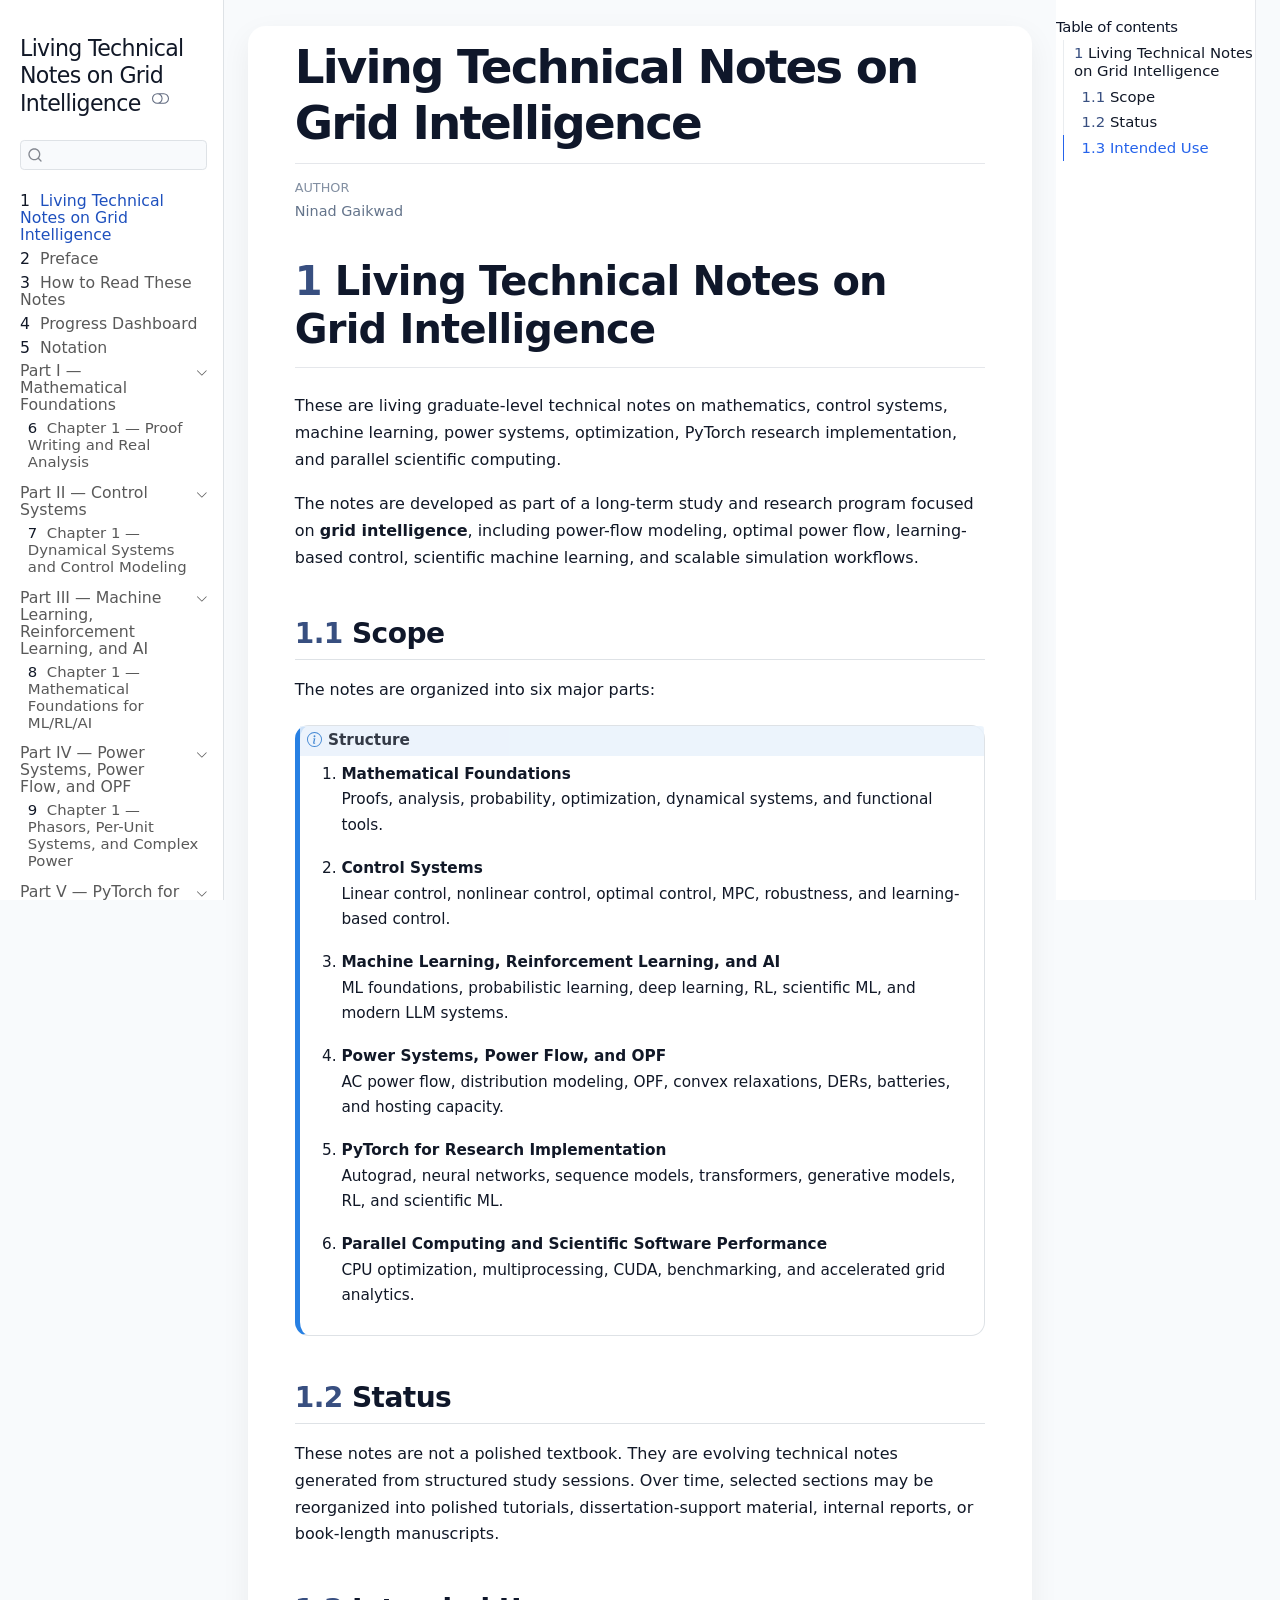
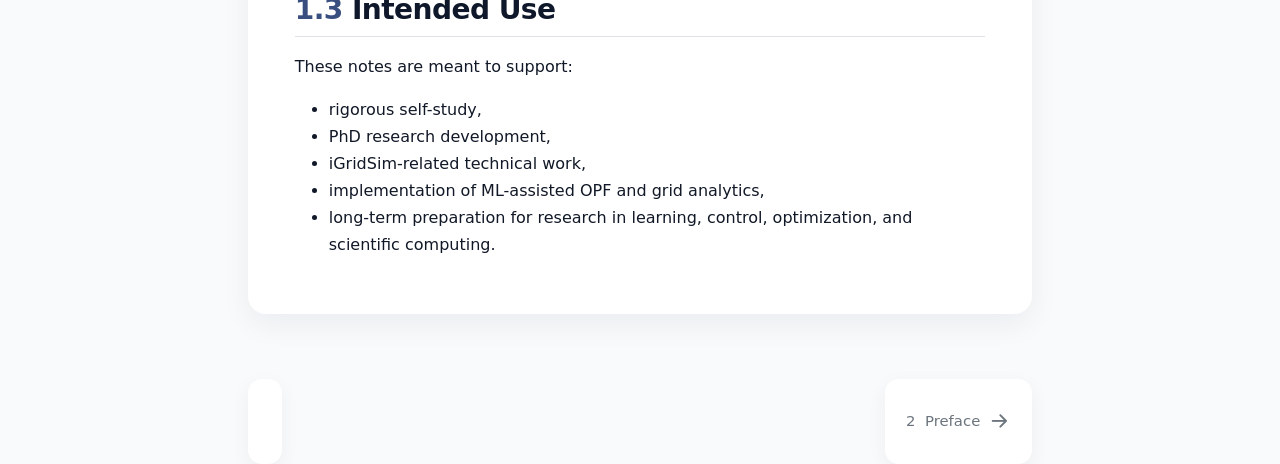
<file: docs/index.html>
<!DOCTYPE html>
<html xmlns="http://www.w3.org/1999/xhtml" lang="en" xml:lang="en"><head>

<meta charset="utf-8">
<meta name="generator" content="quarto-1.9.38">

<meta name="viewport" content="width=device-width, initial-scale=1.0, user-scalable=yes">

<meta name="author" content="Ninad Gaikwad">

<title>Living Technical Notes on Grid Intelligence</title>
<style>
/* Default styles provided by pandoc.
** See https://pandoc.org/MANUAL.html#variables-for-html for config info.
*/
code{white-space: pre-wrap;}
span.smallcaps{font-variant: small-caps;}
div.columns{display: flex; gap: min(4vw, 1.5em);}
div.column{flex: auto; overflow-x: auto;}
div.hanging-indent{margin-left: 1.5em; text-indent: -1.5em;}
ul.task-list{list-style: none;}
ul.task-list li input[type="checkbox"] {
  width: 0.8em;
  margin: 0 0.8em 0.2em -1em; /* quarto-specific, see https://github.com/quarto-dev/quarto-cli/issues/4556 */ 
  vertical-align: middle;
}
</style>


<script src="site_libs/quarto-nav/quarto-nav.js"></script>
<script src="site_libs/quarto-nav/headroom.min.js"></script>
<script src="site_libs/clipboard/clipboard.min.js"></script>
<script src="site_libs/quarto-search/autocomplete.umd.js"></script>
<script src="site_libs/quarto-search/fuse.min.js"></script>
<script src="site_libs/quarto-search/quarto-search.js"></script>
<meta name="quarto:offset" content="./">
<link href="./preface.html" rel="next">
<script src="site_libs/quarto-html/quarto.js" type="module"></script>
<script src="site_libs/quarto-html/tabsets/tabsets.js" type="module"></script>
<script src="site_libs/quarto-html/popper.min.js"></script>
<script src="site_libs/quarto-html/tippy.umd.min.js"></script>
<script src="site_libs/quarto-html/anchor.min.js"></script>
<link href="site_libs/quarto-html/tippy.css" rel="stylesheet">
<link href="site_libs/quarto-html/quarto-syntax-highlighting-2fcff42c67c1acfbd0d7423a1a431dc2.css" rel="stylesheet" class="quarto-color-scheme" id="quarto-text-highlighting-styles">
<link href="site_libs/quarto-html/quarto-syntax-highlighting-dark-b5e642977a5ee387b061c03982b75552.css" rel="stylesheet" class="quarto-color-scheme quarto-color-alternate" id="quarto-text-highlighting-styles">
<link href="site_libs/quarto-html/quarto-syntax-highlighting-2fcff42c67c1acfbd0d7423a1a431dc2.css" rel="stylesheet" class="quarto-color-scheme-extra" id="quarto-text-highlighting-styles">
<script src="site_libs/bootstrap/bootstrap.min.js"></script>
<link href="site_libs/bootstrap/bootstrap-icons.css" rel="stylesheet">
<link href="site_libs/bootstrap/bootstrap-91cc03fe308b1d777cb487b7ba14f07c.min.css" rel="stylesheet" append-hash="true" class="quarto-color-scheme" id="quarto-bootstrap" data-mode="light">
<link href="site_libs/bootstrap/bootstrap-dark-ea0e772b48f8cb56c4a0d9d17ad4b09f.min.css" rel="stylesheet" append-hash="true" class="quarto-color-scheme quarto-color-alternate" id="quarto-bootstrap" data-mode="dark">
<link href="site_libs/bootstrap/bootstrap-91cc03fe308b1d777cb487b7ba14f07c.min.css" rel="stylesheet" append-hash="true" class="quarto-color-scheme-extra" id="quarto-bootstrap" data-mode="light">
<script id="quarto-search-options" type="application/json">{
  "location": "sidebar",
  "copy-button": false,
  "collapse-after": 3,
  "panel-placement": "start",
  "type": "textbox",
  "limit": 50,
  "keyboard-shortcut": [
    "f",
    "/",
    "s"
  ],
  "show-item-context": false,
  "language": {
    "search-no-results-text": "No results",
    "search-matching-documents-text": "matching documents",
    "search-copy-link-title": "Copy link to search",
    "search-hide-matches-text": "Hide additional matches",
    "search-more-match-text": "more match in this document",
    "search-more-matches-text": "more matches in this document",
    "search-clear-button-title": "Clear",
    "search-text-placeholder": "",
    "search-detached-cancel-button-title": "Cancel",
    "search-submit-button-title": "Submit",
    "search-label": "Search"
  }
}</script>
<style>html{ scroll-behavior: smooth; }</style>


</head>

<body class="nav-sidebar docked quarto-light"><script id="quarto-html-before-body" type="application/javascript">
    const toggleBodyColorMode = (bsSheetEl) => {
      const mode = bsSheetEl.getAttribute("data-mode");
      const bodyEl = window.document.querySelector("body");
      if (mode === "dark") {
        bodyEl.classList.add("quarto-dark");
        bodyEl.classList.remove("quarto-light");
      } else {
        bodyEl.classList.add("quarto-light");
        bodyEl.classList.remove("quarto-dark");
      }
    }
    const toggleBodyColorPrimary = () => {
      const bsSheetEl = window.document.querySelector("link#quarto-bootstrap:not([rel=disabled-stylesheet])");
      if (bsSheetEl) {
        toggleBodyColorMode(bsSheetEl);
      }
    }
    const setColorSchemeToggle = (alternate) => {
      const toggles = window.document.querySelectorAll('.quarto-color-scheme-toggle');
      for (let i=0; i < toggles.length; i++) {
        const toggle = toggles[i];
        if (toggle) {
          if (alternate) {
            toggle.classList.add("alternate");
          } else {
            toggle.classList.remove("alternate");
          }
        }
      }
    };
    const toggleColorMode = (alternate) => {
      // Switch the stylesheets
      const primaryStylesheets = window.document.querySelectorAll('link.quarto-color-scheme:not(.quarto-color-alternate)');
      const alternateStylesheets = window.document.querySelectorAll('link.quarto-color-scheme.quarto-color-alternate');
      manageTransitions('#quarto-margin-sidebar .nav-link', false);
      if (alternate) {
        // note: dark is layered on light, we don't disable primary!
        enableStylesheet(alternateStylesheets);
        for (const sheetNode of alternateStylesheets) {
          if (sheetNode.id === "quarto-bootstrap") {
            toggleBodyColorMode(sheetNode);
          }
        }
      } else {
        disableStylesheet(alternateStylesheets);
        enableStylesheet(primaryStylesheets)
        toggleBodyColorPrimary();
      }
      manageTransitions('#quarto-margin-sidebar .nav-link', true);
      // Switch the toggles
      setColorSchemeToggle(alternate)
      // Hack to workaround the fact that safari doesn't
      // properly recolor the scrollbar when toggling (#1455)
      if (navigator.userAgent.indexOf('Safari') > 0 && navigator.userAgent.indexOf('Chrome') == -1) {
        manageTransitions("body", false);
        window.scrollTo(0, 1);
        setTimeout(() => {
          window.scrollTo(0, 0);
          manageTransitions("body", true);
        }, 40);
      }
    }
    const disableStylesheet = (stylesheets) => {
      for (let i=0; i < stylesheets.length; i++) {
        const stylesheet = stylesheets[i];
        stylesheet.rel = 'disabled-stylesheet';
      }
    }
    const enableStylesheet = (stylesheets) => {
      for (let i=0; i < stylesheets.length; i++) {
        const stylesheet = stylesheets[i];
        if(stylesheet.rel !== 'stylesheet') { // for Chrome, which will still FOUC without this check
          stylesheet.rel = 'stylesheet';
        }
      }
    }
    const manageTransitions = (selector, allowTransitions) => {
      const els = window.document.querySelectorAll(selector);
      for (let i=0; i < els.length; i++) {
        const el = els[i];
        if (allowTransitions) {
          el.classList.remove('notransition');
        } else {
          el.classList.add('notransition');
        }
      }
    }
    const isFileUrl = () => {
      return window.location.protocol === 'file:';
    }
    const hasAlternateSentinel = () => {
      let styleSentinel = getColorSchemeSentinel();
      if (styleSentinel !== null) {
        return styleSentinel === "alternate";
      } else {
        return false;
      }
    }
    const setStyleSentinel = (alternate) => {
      const value = alternate ? "alternate" : "default";
      if (!isFileUrl()) {
        window.localStorage.setItem("quarto-color-scheme", value);
      } else {
        localAlternateSentinel = value;
      }
    }
    const getColorSchemeSentinel = () => {
      if (!isFileUrl()) {
        const storageValue = window.localStorage.getItem("quarto-color-scheme");
        return storageValue != null ? storageValue : localAlternateSentinel;
      } else {
        return localAlternateSentinel;
      }
    }
    const toggleGiscusIfUsed = (isAlternate, darkModeDefault) => {
      const baseTheme = document.querySelector('#giscus-base-theme')?.value ?? 'light';
      const alternateTheme = document.querySelector('#giscus-alt-theme')?.value ?? 'dark';
      let newTheme = '';
      if(authorPrefersDark) {
        newTheme = isAlternate ? baseTheme : alternateTheme;
      } else {
        newTheme = isAlternate ? alternateTheme : baseTheme;
      }
      const changeGiscusTheme = () => {
        // From: https://github.com/giscus/giscus/issues/336
        const sendMessage = (message) => {
          const iframe = document.querySelector('iframe.giscus-frame');
          if (!iframe) return;
          iframe.contentWindow.postMessage({ giscus: message }, 'https://giscus.app');
        }
        sendMessage({
          setConfig: {
            theme: newTheme
          }
        });
      }
      const isGiscussLoaded = window.document.querySelector('iframe.giscus-frame') !== null;
      if (isGiscussLoaded) {
        changeGiscusTheme();
      }
    };
    const authorPrefersDark = false;
    const darkModeDefault = authorPrefersDark;
      document.querySelector('link#quarto-text-highlighting-styles.quarto-color-scheme-extra').rel = 'disabled-stylesheet';
      document.querySelector('link#quarto-bootstrap.quarto-color-scheme-extra').rel = 'disabled-stylesheet';
    let localAlternateSentinel = darkModeDefault ? 'alternate' : 'default';
    // Dark / light mode switch
    window.quartoToggleColorScheme = () => {
      // Read the current dark / light value
      let toAlternate = !hasAlternateSentinel();
      toggleColorMode(toAlternate);
      setStyleSentinel(toAlternate);
      toggleGiscusIfUsed(toAlternate, darkModeDefault);
      window.dispatchEvent(new Event('resize'));
    };
    // Switch to dark mode if need be
    if (hasAlternateSentinel()) {
      toggleColorMode(true);
    } else {
      toggleColorMode(false);
    }
  </script>

<div id="quarto-search-results"></div>
  <header id="quarto-header" class="headroom fixed-top">
  <nav class="quarto-secondary-nav">
    <div class="container-fluid d-flex">
      <button type="button" class="quarto-btn-toggle btn" data-bs-toggle="collapse" role="button" data-bs-target=".quarto-sidebar-collapse-item" aria-controls="quarto-sidebar" aria-expanded="false" aria-label="Toggle sidebar navigation" onclick="if (window.quartoToggleHeadroom) { window.quartoToggleHeadroom(); }">
        <i class="bi bi-layout-text-sidebar-reverse"></i>
      </button>
        <nav class="quarto-page-breadcrumbs" aria-label="breadcrumb"><ol class="breadcrumb"><li class="breadcrumb-item"><a href="./index.html"><span class="chapter-number">1</span>&nbsp; <span class="chapter-title">Living Technical Notes on Grid Intelligence</span></a></li></ol></nav>
        <a class="flex-grow-1" role="navigation" data-bs-toggle="collapse" data-bs-target=".quarto-sidebar-collapse-item" aria-controls="quarto-sidebar" aria-expanded="false" aria-label="Toggle sidebar navigation" onclick="if (window.quartoToggleHeadroom) { window.quartoToggleHeadroom(); }">      
        </a>
      <button type="button" class="btn quarto-search-button" aria-label="Search" onclick="window.quartoOpenSearch();">
        <i class="bi bi-search"></i>
      </button>
    </div>
  </nav>
</header>
<!-- content -->
<div id="quarto-content" class="quarto-container page-columns page-rows-contents page-layout-article">
<!-- sidebar -->
  <nav id="quarto-sidebar" class="sidebar collapse collapse-horizontal quarto-sidebar-collapse-item sidebar-navigation docked overflow-auto">
    <div class="pt-lg-2 mt-2 text-left sidebar-header">
    <div class="sidebar-title mb-0 py-0">
      <a href="./">Living Technical Notes on Grid Intelligence</a> 
        <div class="sidebar-tools-main">
  <a href="" class="quarto-color-scheme-toggle quarto-navigation-tool  px-1" onclick="window.quartoToggleColorScheme(); return false;" title="Toggle dark mode"><i class="bi"></i></a>
</div>
    </div>
      </div>
        <div class="mt-2 flex-shrink-0 align-items-center">
        <div class="sidebar-search">
        <div id="quarto-search" class="" title="Search"></div>
        </div>
        </div>
    <div class="sidebar-menu-container"> 
    <ul class="list-unstyled mt-1">
        <li class="sidebar-item">
  <div class="sidebar-item-container"> 
  <a href="./index.html" class="sidebar-item-text sidebar-link active">
 <span class="menu-text"><span class="chapter-number">1</span>&nbsp; <span class="chapter-title">Living Technical Notes on Grid Intelligence</span></span></a>
  </div>
</li>
        <li class="sidebar-item">
  <div class="sidebar-item-container"> 
  <a href="./preface.html" class="sidebar-item-text sidebar-link">
 <span class="menu-text"><span class="chapter-number">2</span>&nbsp; <span class="chapter-title">Preface</span></span></a>
  </div>
</li>
        <li class="sidebar-item">
  <div class="sidebar-item-container"> 
  <a href="./how-to-read.html" class="sidebar-item-text sidebar-link">
 <span class="menu-text"><span class="chapter-number">3</span>&nbsp; <span class="chapter-title">How to Read These Notes</span></span></a>
  </div>
</li>
        <li class="sidebar-item">
  <div class="sidebar-item-container"> 
  <a href="./progress.html" class="sidebar-item-text sidebar-link">
 <span class="menu-text"><span class="chapter-number">4</span>&nbsp; <span class="chapter-title">Progress Dashboard</span></span></a>
  </div>
</li>
        <li class="sidebar-item">
  <div class="sidebar-item-container"> 
  <a href="./notation.html" class="sidebar-item-text sidebar-link">
 <span class="menu-text"><span class="chapter-number">5</span>&nbsp; <span class="chapter-title">Notation</span></span></a>
  </div>
</li>
        <li class="sidebar-item sidebar-item-section">
      <div class="sidebar-item-container"> 
            <a class="sidebar-item-text sidebar-link text-start" data-bs-toggle="collapse" data-bs-target="#quarto-sidebar-section-1" role="navigation" aria-expanded="true">
 <span class="menu-text">Part I — Mathematical Foundations</span></a>
          <a class="sidebar-item-toggle text-start" data-bs-toggle="collapse" data-bs-target="#quarto-sidebar-section-1" role="navigation" aria-expanded="true" aria-label="Toggle section">
            <i class="bi bi-chevron-right ms-2"></i>
          </a> 
      </div>
      <ul id="quarto-sidebar-section-1" class="collapse list-unstyled sidebar-section depth1 show">  
          <li class="sidebar-item">
  <div class="sidebar-item-container"> 
  <a href="./part-i-math/01-proof-writing-real-analysis.html" class="sidebar-item-text sidebar-link">
 <span class="menu-text"><span class="chapter-number">6</span>&nbsp; <span class="chapter-title">Chapter 1 — Proof Writing and Real Analysis</span></span></a>
  </div>
</li>
      </ul>
  </li>
        <li class="sidebar-item sidebar-item-section">
      <div class="sidebar-item-container"> 
            <a class="sidebar-item-text sidebar-link text-start" data-bs-toggle="collapse" data-bs-target="#quarto-sidebar-section-2" role="navigation" aria-expanded="true">
 <span class="menu-text">Part II — Control Systems</span></a>
          <a class="sidebar-item-toggle text-start" data-bs-toggle="collapse" data-bs-target="#quarto-sidebar-section-2" role="navigation" aria-expanded="true" aria-label="Toggle section">
            <i class="bi bi-chevron-right ms-2"></i>
          </a> 
      </div>
      <ul id="quarto-sidebar-section-2" class="collapse list-unstyled sidebar-section depth1 show">  
          <li class="sidebar-item">
  <div class="sidebar-item-container"> 
  <a href="./part-ii-control/01-control-modeling.html" class="sidebar-item-text sidebar-link">
 <span class="menu-text"><span class="chapter-number">7</span>&nbsp; <span class="chapter-title">Chapter 1 — Dynamical Systems and Control Modeling</span></span></a>
  </div>
</li>
      </ul>
  </li>
        <li class="sidebar-item sidebar-item-section">
      <div class="sidebar-item-container"> 
            <a class="sidebar-item-text sidebar-link text-start" data-bs-toggle="collapse" data-bs-target="#quarto-sidebar-section-3" role="navigation" aria-expanded="true">
 <span class="menu-text">Part III — Machine Learning, Reinforcement Learning, and AI</span></a>
          <a class="sidebar-item-toggle text-start" data-bs-toggle="collapse" data-bs-target="#quarto-sidebar-section-3" role="navigation" aria-expanded="true" aria-label="Toggle section">
            <i class="bi bi-chevron-right ms-2"></i>
          </a> 
      </div>
      <ul id="quarto-sidebar-section-3" class="collapse list-unstyled sidebar-section depth1 show">  
          <li class="sidebar-item">
  <div class="sidebar-item-container"> 
  <a href="./part-iii-ml-ai/01-ml-foundations.html" class="sidebar-item-text sidebar-link">
 <span class="menu-text"><span class="chapter-number">8</span>&nbsp; <span class="chapter-title">Chapter 1 — Mathematical Foundations for ML/RL/AI</span></span></a>
  </div>
</li>
      </ul>
  </li>
        <li class="sidebar-item sidebar-item-section">
      <div class="sidebar-item-container"> 
            <a class="sidebar-item-text sidebar-link text-start" data-bs-toggle="collapse" data-bs-target="#quarto-sidebar-section-4" role="navigation" aria-expanded="true">
 <span class="menu-text">Part IV — Power Systems, Power Flow, and OPF</span></a>
          <a class="sidebar-item-toggle text-start" data-bs-toggle="collapse" data-bs-target="#quarto-sidebar-section-4" role="navigation" aria-expanded="true" aria-label="Toggle section">
            <i class="bi bi-chevron-right ms-2"></i>
          </a> 
      </div>
      <ul id="quarto-sidebar-section-4" class="collapse list-unstyled sidebar-section depth1 show">  
          <li class="sidebar-item">
  <div class="sidebar-item-container"> 
  <a href="./part-iv-power-opf/01-phasors-per-unit-complex-power.html" class="sidebar-item-text sidebar-link">
 <span class="menu-text"><span class="chapter-number">9</span>&nbsp; <span class="chapter-title">Chapter 1 — Phasors, Per-Unit Systems, and Complex Power</span></span></a>
  </div>
</li>
      </ul>
  </li>
        <li class="sidebar-item sidebar-item-section">
      <div class="sidebar-item-container"> 
            <a class="sidebar-item-text sidebar-link text-start" data-bs-toggle="collapse" data-bs-target="#quarto-sidebar-section-5" role="navigation" aria-expanded="true">
 <span class="menu-text">Part V — PyTorch for Research Implementation</span></a>
          <a class="sidebar-item-toggle text-start" data-bs-toggle="collapse" data-bs-target="#quarto-sidebar-section-5" role="navigation" aria-expanded="true" aria-label="Toggle section">
            <i class="bi bi-chevron-right ms-2"></i>
          </a> 
      </div>
      <ul id="quarto-sidebar-section-5" class="collapse list-unstyled sidebar-section depth1 show">  
          <li class="sidebar-item">
  <div class="sidebar-item-container"> 
  <a href="./part-v-pytorch/01-computational-graphs-autodiff.html" class="sidebar-item-text sidebar-link">
 <span class="menu-text"><span class="chapter-number">10</span>&nbsp; <span class="chapter-title">Chapter 1 — Computational Graphs and Automatic Differentiation</span></span></a>
  </div>
</li>
      </ul>
  </li>
        <li class="sidebar-item sidebar-item-section">
      <div class="sidebar-item-container"> 
            <a class="sidebar-item-text sidebar-link text-start" data-bs-toggle="collapse" data-bs-target="#quarto-sidebar-section-6" role="navigation" aria-expanded="true">
 <span class="menu-text">Part VI — Parallel Computing and Scientific Software Performance</span></a>
          <a class="sidebar-item-toggle text-start" data-bs-toggle="collapse" data-bs-target="#quarto-sidebar-section-6" role="navigation" aria-expanded="true" aria-label="Toggle section">
            <i class="bi bi-chevron-right ms-2"></i>
          </a> 
      </div>
      <ul id="quarto-sidebar-section-6" class="collapse list-unstyled sidebar-section depth1 show">  
          <li class="sidebar-item">
  <div class="sidebar-item-container"> 
  <a href="./part-vi-parallel/01-performance-foundations.html" class="sidebar-item-text sidebar-link">
 <span class="menu-text"><span class="chapter-number">11</span>&nbsp; <span class="chapter-title">Chapter 1 — Performance Foundations</span></span></a>
  </div>
</li>
      </ul>
  </li>
        <li class="sidebar-item">
  <div class="sidebar-item-container"> 
  <a href="./appendices/software-setup.html" class="sidebar-item-text sidebar-link">
 <span class="menu-text"><span class="chapter-number">12</span>&nbsp; <span class="chapter-title">Software Setup</span></span></a>
  </div>
</li>
        <li class="sidebar-item">
  <div class="sidebar-item-container"> 
  <a href="./references.html" class="sidebar-item-text sidebar-link">
 <span class="menu-text"><span class="chapter-number">13</span>&nbsp; <span class="chapter-title">References</span></span></a>
  </div>
</li>
    </ul>
    </div>
</nav>
<div id="quarto-sidebar-glass" class="quarto-sidebar-collapse-item" data-bs-toggle="collapse" data-bs-target=".quarto-sidebar-collapse-item"></div>
<!-- margin-sidebar -->
    <div id="quarto-margin-sidebar" class="sidebar margin-sidebar">
        <nav id="TOC" role="doc-toc" class="toc-active">
    <h2 id="toc-title">Table of contents</h2>
   
  <ul>
  <li><a href="#living-technical-notes-on-grid-intelligence" id="toc-living-technical-notes-on-grid-intelligence" class="nav-link active" data-scroll-target="#living-technical-notes-on-grid-intelligence"><span class="header-section-number">1</span> Living Technical Notes on Grid Intelligence</a>
  <ul class="collapse">
  <li><a href="#scope" id="toc-scope" class="nav-link" data-scroll-target="#scope"><span class="header-section-number">1.1</span> Scope</a></li>
  <li><a href="#status" id="toc-status" class="nav-link" data-scroll-target="#status"><span class="header-section-number">1.2</span> Status</a></li>
  <li><a href="#intended-use" id="toc-intended-use" class="nav-link" data-scroll-target="#intended-use"><span class="header-section-number">1.3</span> Intended Use</a></li>
  </ul></li>
  </ul>
</nav>
    </div>
<!-- main -->
<main class="content" id="quarto-document-content">


<header id="title-block-header" class="quarto-title-block default">
<div class="quarto-title">
<h1 class="title">Living Technical Notes on Grid Intelligence</h1>
</div>



<div class="quarto-title-meta">

    <div>
    <div class="quarto-title-meta-heading">Author</div>
    <div class="quarto-title-meta-contents">
             <p>Ninad Gaikwad </p>
          </div>
  </div>
    
  
    
  </div>
  


</header>


<section id="living-technical-notes-on-grid-intelligence" class="level1" data-number="1">
<h1 data-number="1"><span class="header-section-number">1</span> Living Technical Notes on Grid Intelligence</h1>
<p>These are living graduate-level technical notes on mathematics, control systems, machine learning, power systems, optimization, PyTorch research implementation, and parallel scientific computing.</p>
<p>The notes are developed as part of a long-term study and research program focused on <strong>grid intelligence</strong>, including power-flow modeling, optimal power flow, learning-based control, scientific machine learning, and scalable simulation workflows.</p>
<section id="scope" class="level2" data-number="1.1">
<h2 data-number="1.1" class="anchored" data-anchor-id="scope"><span class="header-section-number">1.1</span> Scope</h2>
<p>The notes are organized into six major parts:</p>
<div class="callout callout-style-default callout-note callout-titled">
<div class="callout-header d-flex align-content-center">
<div class="callout-icon-container">
<i class="callout-icon"></i>
</div>
<div class="callout-title-container flex-fill">
<span class="screen-reader-only">Note</span>Structure
</div>
</div>
<div class="callout-body-container callout-body">
<ol type="1">
<li><p><strong>Mathematical Foundations</strong><br>
Proofs, analysis, probability, optimization, dynamical systems, and functional tools.</p></li>
<li><p><strong>Control Systems</strong><br>
Linear control, nonlinear control, optimal control, MPC, robustness, and learning-based control.</p></li>
<li><p><strong>Machine Learning, Reinforcement Learning, and AI</strong><br>
ML foundations, probabilistic learning, deep learning, RL, scientific ML, and modern LLM systems.</p></li>
<li><p><strong>Power Systems, Power Flow, and OPF</strong><br>
AC power flow, distribution modeling, OPF, convex relaxations, DERs, batteries, and hosting capacity.</p></li>
<li><p><strong>PyTorch for Research Implementation</strong><br>
Autograd, neural networks, sequence models, transformers, generative models, RL, and scientific ML.</p></li>
<li><p><strong>Parallel Computing and Scientific Software Performance</strong><br>
CPU optimization, multiprocessing, CUDA, benchmarking, and accelerated grid analytics.</p></li>
</ol>
</div>
</div>
</section>
<section id="status" class="level2" data-number="1.2">
<h2 data-number="1.2" class="anchored" data-anchor-id="status"><span class="header-section-number">1.2</span> Status</h2>
<p>These notes are not a polished textbook. They are evolving technical notes generated from structured study sessions. Over time, selected sections may be reorganized into polished tutorials, dissertation-support material, internal reports, or book-length manuscripts.</p>
</section>
<section id="intended-use" class="level2" data-number="1.3">
<h2 data-number="1.3" class="anchored" data-anchor-id="intended-use"><span class="header-section-number">1.3</span> Intended Use</h2>
<p>These notes are meant to support:</p>
<ul>
<li>rigorous self-study,</li>
<li>PhD research development,</li>
<li>iGridSim-related technical work,</li>
<li>implementation of ML-assisted OPF and grid analytics,</li>
<li>long-term preparation for research in learning, control, optimization, and scientific computing.</li>
</ul>


</section>
</section>

</main> <!-- /main -->
<script id="quarto-html-after-body" type="application/javascript">
  window.document.addEventListener("DOMContentLoaded", function (event) {
    // Ensure there is a toggle, if there isn't float one in the top right
    if (window.document.querySelector('.quarto-color-scheme-toggle') === null) {
      const a = window.document.createElement('a');
      a.classList.add('top-right');
      a.classList.add('quarto-color-scheme-toggle');
      a.href = "";
      a.onclick = function() { try { window.quartoToggleColorScheme(); } catch {} return false; };
      const i = window.document.createElement("i");
      i.classList.add('bi');
      a.appendChild(i);
      window.document.body.appendChild(a);
    }
    setColorSchemeToggle(hasAlternateSentinel())
    const icon = "";
    const anchorJS = new window.AnchorJS();
    anchorJS.options = {
      placement: 'right',
      icon: icon
    };
    anchorJS.add('.anchored');
    const isCodeAnnotation = (el) => {
      for (const clz of el.classList) {
        if (clz.startsWith('code-annotation-')) {                     
          return true;
        }
      }
      return false;
    }
    const onCopySuccess = function(e) {
      // button target
      const button = e.trigger;
      // don't keep focus
      button.blur();
      // flash "checked"
      button.classList.add('code-copy-button-checked');
      var currentTitle = button.getAttribute("title");
      button.setAttribute("title", "Copied!");
      let tooltip;
      if (window.bootstrap) {
        button.setAttribute("data-bs-toggle", "tooltip");
        button.setAttribute("data-bs-placement", "left");
        button.setAttribute("data-bs-title", "Copied!");
        tooltip = new bootstrap.Tooltip(button, 
          { trigger: "manual", 
            customClass: "code-copy-button-tooltip",
            offset: [0, -8]});
        tooltip.show();    
      }
      setTimeout(function() {
        if (tooltip) {
          tooltip.hide();
          button.removeAttribute("data-bs-title");
          button.removeAttribute("data-bs-toggle");
          button.removeAttribute("data-bs-placement");
        }
        button.setAttribute("title", currentTitle);
        button.classList.remove('code-copy-button-checked');
      }, 1000);
      // clear code selection
      e.clearSelection();
    }
    const getTextToCopy = function(trigger) {
      const outerScaffold = trigger.parentElement.cloneNode(true);
      const codeEl = outerScaffold.querySelector('code');
      for (const childEl of codeEl.children) {
        if (isCodeAnnotation(childEl)) {
          childEl.remove();
        }
      }
      return codeEl.innerText;
    }
    const clipboard = new window.ClipboardJS('.code-copy-button:not([data-in-quarto-modal])', {
      text: getTextToCopy
    });
    clipboard.on('success', onCopySuccess);
    if (window.document.getElementById('quarto-embedded-source-code-modal')) {
      const clipboardModal = new window.ClipboardJS('.code-copy-button[data-in-quarto-modal]', {
        text: getTextToCopy,
        container: window.document.getElementById('quarto-embedded-source-code-modal')
      });
      clipboardModal.on('success', onCopySuccess);
    }
      var localhostRegex = new RegExp(/^(?:http|https):\/\/localhost\:?[0-9]*\//);
      var mailtoRegex = new RegExp(/^mailto:/);
        var filterRegex = new RegExp('/' + window.location.host + '/');
      var isInternal = (href) => {
          return filterRegex.test(href) || localhostRegex.test(href) || mailtoRegex.test(href);
      }
      // Inspect non-navigation links and adorn them if external
     var links = window.document.querySelectorAll('a[href]:not(.nav-link):not(.navbar-brand):not(.toc-action):not(.sidebar-link):not(.sidebar-item-toggle):not(.pagination-link):not(.no-external):not([aria-hidden]):not(.dropdown-item):not(.quarto-navigation-tool):not(.about-link)');
      for (var i=0; i<links.length; i++) {
        const link = links[i];
        if (!isInternal(link.href)) {
          // undo the damage that might have been done by quarto-nav.js in the case of
          // links that we want to consider external
          if (link.dataset.originalHref !== undefined) {
            link.href = link.dataset.originalHref;
          }
            // target, if specified
            link.setAttribute("target", "_blank");
            if (link.getAttribute("rel") === null) {
              link.setAttribute("rel", "noopener");
            }
        }
      }
    function tippyHover(el, contentFn, onTriggerFn, onUntriggerFn) {
      const config = {
        allowHTML: true,
        maxWidth: 500,
        delay: 100,
        arrow: false,
        appendTo: function(el) {
            return el.parentElement;
        },
        interactive: true,
        interactiveBorder: 10,
        theme: 'quarto',
        placement: 'bottom-start',
      };
      if (contentFn) {
        config.content = contentFn;
      }
      if (onTriggerFn) {
        config.onTrigger = onTriggerFn;
      }
      if (onUntriggerFn) {
        config.onUntrigger = onUntriggerFn;
      }
      window.tippy(el, config); 
    }
    const noterefs = window.document.querySelectorAll('a[role="doc-noteref"]');
    for (var i=0; i<noterefs.length; i++) {
      const ref = noterefs[i];
      tippyHover(ref, function() {
        // use id or data attribute instead here
        let href = ref.getAttribute('data-footnote-href') || ref.getAttribute('href');
        try { href = new URL(href).hash; } catch {}
        const id = href.replace(/^#\/?/, "");
        const note = window.document.getElementById(id);
        if (note) {
          return note.innerHTML;
        } else {
          return "";
        }
      });
    }
    const xrefs = window.document.querySelectorAll('a.quarto-xref');
    const processXRef = (id, note) => {
      // Strip column container classes
      const stripColumnClz = (el) => {
        el.classList.remove("page-full", "page-columns");
        if (el.children) {
          for (const child of el.children) {
            stripColumnClz(child);
          }
        }
      }
      stripColumnClz(note)
      if (id === null || id.startsWith('sec-')) {
        // Special case sections, only their first couple elements
        const container = document.createElement("div");
        if (note.children && note.children.length > 2) {
          container.appendChild(note.children[0].cloneNode(true));
          for (let i = 1; i < note.children.length; i++) {
            const child = note.children[i];
            if (child.tagName === "P" && child.innerText === "") {
              continue;
            } else {
              container.appendChild(child.cloneNode(true));
              break;
            }
          }
          if (window.Quarto?.typesetMath) {
            window.Quarto.typesetMath(container);
          }
          return container.innerHTML
        } else {
          if (window.Quarto?.typesetMath) {
            window.Quarto.typesetMath(note);
          }
          return note.innerHTML;
        }
      } else {
        // Remove any anchor links if they are present
        const anchorLink = note.querySelector('a.anchorjs-link');
        if (anchorLink) {
          anchorLink.remove();
        }
        if (window.Quarto?.typesetMath) {
          window.Quarto.typesetMath(note);
        }
        if (note.classList.contains("callout")) {
          return note.outerHTML;
        } else {
          return note.innerHTML;
        }
      }
    }
    for (var i=0; i<xrefs.length; i++) {
      const xref = xrefs[i];
      tippyHover(xref, undefined, function(instance) {
        instance.disable();
        let url = xref.getAttribute('href');
        let hash = undefined; 
        if (url.startsWith('#')) {
          hash = url;
        } else {
          try { hash = new URL(url).hash; } catch {}
        }
        if (hash) {
          const id = hash.replace(/^#\/?/, "");
          const note = window.document.getElementById(id);
          if (note !== null) {
            try {
              const html = processXRef(id, note.cloneNode(true));
              instance.setContent(html);
            } finally {
              instance.enable();
              instance.show();
            }
          } else {
            // See if we can fetch this
            fetch(url.split('#')[0])
            .then(res => res.text())
            .then(html => {
              const parser = new DOMParser();
              const htmlDoc = parser.parseFromString(html, "text/html");
              const note = htmlDoc.getElementById(id);
              if (note !== null) {
                const html = processXRef(id, note);
                instance.setContent(html);
              } 
            }).finally(() => {
              instance.enable();
              instance.show();
            });
          }
        } else {
          // See if we can fetch a full url (with no hash to target)
          // This is a special case and we should probably do some content thinning / targeting
          fetch(url)
          .then(res => res.text())
          .then(html => {
            const parser = new DOMParser();
            const htmlDoc = parser.parseFromString(html, "text/html");
            const note = htmlDoc.querySelector('main.content');
            if (note !== null) {
              // This should only happen for chapter cross references
              // (since there is no id in the URL)
              // remove the first header
              if (note.children.length > 0 && note.children[0].tagName === "HEADER") {
                note.children[0].remove();
              }
              const html = processXRef(null, note);
              instance.setContent(html);
            } 
          }).finally(() => {
            instance.enable();
            instance.show();
          });
        }
      }, function(instance) {
      });
    }
        let selectedAnnoteEl;
        const selectorForAnnotation = ( cell, annotation) => {
          let cellAttr = 'data-code-cell="' + cell + '"';
          let lineAttr = 'data-code-annotation="' +  annotation + '"';
          const selector = 'span[' + cellAttr + '][' + lineAttr + ']';
          return selector;
        }
        const selectCodeLines = (annoteEl) => {
          const doc = window.document;
          const targetCell = annoteEl.getAttribute("data-target-cell");
          const targetAnnotation = annoteEl.getAttribute("data-target-annotation");
          const annoteSpan = window.document.querySelector(selectorForAnnotation(targetCell, targetAnnotation));
          const lines = annoteSpan.getAttribute("data-code-lines").split(",");
          const lineIds = lines.map((line) => {
            return targetCell + "-" + line;
          })
          let top = null;
          let height = null;
          let parent = null;
          if (lineIds.length > 0) {
              //compute the position of the single el (top and bottom and make a div)
              const el = window.document.getElementById(lineIds[0]);
              top = el.offsetTop;
              height = el.offsetHeight;
              parent = el.parentElement.parentElement;
            if (lineIds.length > 1) {
              const lastEl = window.document.getElementById(lineIds[lineIds.length - 1]);
              const bottom = lastEl.offsetTop + lastEl.offsetHeight;
              height = bottom - top;
            }
            if (top !== null && height !== null && parent !== null) {
              // cook up a div (if necessary) and position it 
              let div = window.document.getElementById("code-annotation-line-highlight");
              if (div === null) {
                div = window.document.createElement("div");
                div.setAttribute("id", "code-annotation-line-highlight");
                div.style.position = 'absolute';
                parent.appendChild(div);
              }
              div.style.top = top - 2 + "px";
              div.style.height = height + 4 + "px";
              div.style.left = 0;
              let gutterDiv = window.document.getElementById("code-annotation-line-highlight-gutter");
              if (gutterDiv === null) {
                gutterDiv = window.document.createElement("div");
                gutterDiv.setAttribute("id", "code-annotation-line-highlight-gutter");
                gutterDiv.style.position = 'absolute';
                const codeCell = window.document.getElementById(targetCell);
                const gutter = codeCell.querySelector('.code-annotation-gutter');
                gutter.appendChild(gutterDiv);
              }
              gutterDiv.style.top = top - 2 + "px";
              gutterDiv.style.height = height + 4 + "px";
            }
            selectedAnnoteEl = annoteEl;
          }
        };
        const unselectCodeLines = () => {
          const elementsIds = ["code-annotation-line-highlight", "code-annotation-line-highlight-gutter"];
          elementsIds.forEach((elId) => {
            const div = window.document.getElementById(elId);
            if (div) {
              div.remove();
            }
          });
          selectedAnnoteEl = undefined;
        };
          // Handle positioning of the toggle
      window.addEventListener(
        "resize",
        throttle(() => {
          elRect = undefined;
          if (selectedAnnoteEl) {
            selectCodeLines(selectedAnnoteEl);
          }
        }, 10)
      );
      function throttle(fn, ms) {
      let throttle = false;
      let timer;
        return (...args) => {
          if(!throttle) { // first call gets through
              fn.apply(this, args);
              throttle = true;
          } else { // all the others get throttled
              if(timer) clearTimeout(timer); // cancel #2
              timer = setTimeout(() => {
                fn.apply(this, args);
                timer = throttle = false;
              }, ms);
          }
        };
      }
        // Attach click handler to the DT
        const annoteDls = window.document.querySelectorAll('dt[data-target-cell]');
        for (const annoteDlNode of annoteDls) {
          annoteDlNode.addEventListener('click', (event) => {
            const clickedEl = event.target;
            if (clickedEl !== selectedAnnoteEl) {
              unselectCodeLines();
              const activeEl = window.document.querySelector('dt[data-target-cell].code-annotation-active');
              if (activeEl) {
                activeEl.classList.remove('code-annotation-active');
              }
              selectCodeLines(clickedEl);
              clickedEl.classList.add('code-annotation-active');
            } else {
              // Unselect the line
              unselectCodeLines();
              clickedEl.classList.remove('code-annotation-active');
            }
          });
        }
    const findCites = (el) => {
      const parentEl = el.parentElement;
      if (parentEl) {
        const cites = parentEl.dataset.cites;
        if (cites) {
          return {
            el,
            cites: cites.split(' ')
          };
        } else {
          return findCites(el.parentElement)
        }
      } else {
        return undefined;
      }
    };
    var bibliorefs = window.document.querySelectorAll('a[role="doc-biblioref"]');
    for (var i=0; i<bibliorefs.length; i++) {
      const ref = bibliorefs[i];
      const citeInfo = findCites(ref);
      if (citeInfo) {
        tippyHover(citeInfo.el, function() {
          var popup = window.document.createElement('div');
          citeInfo.cites.forEach(function(cite) {
            var citeDiv = window.document.createElement('div');
            citeDiv.classList.add('hanging-indent');
            citeDiv.classList.add('csl-entry');
            var biblioDiv = window.document.getElementById('ref-' + cite);
            if (biblioDiv) {
              citeDiv.innerHTML = biblioDiv.innerHTML;
            }
            popup.appendChild(citeDiv);
          });
          return popup.innerHTML;
        });
      }
    }
  });
  </script>
<nav class="page-navigation">
  <div class="nav-page nav-page-previous">
  </div>
  <div class="nav-page nav-page-next">
      <a href="./preface.html" class="pagination-link" aria-label="Preface">
        <span class="nav-page-text"><span class="chapter-number">2</span>&nbsp; <span class="chapter-title">Preface</span></span> <i class="bi bi-arrow-right-short"></i>
      </a>
  </div>
</nav>
</div> <!-- /content -->




<script src="site_libs/quarto-html/zenscroll-min.js"></script>
</body></html>
</file>
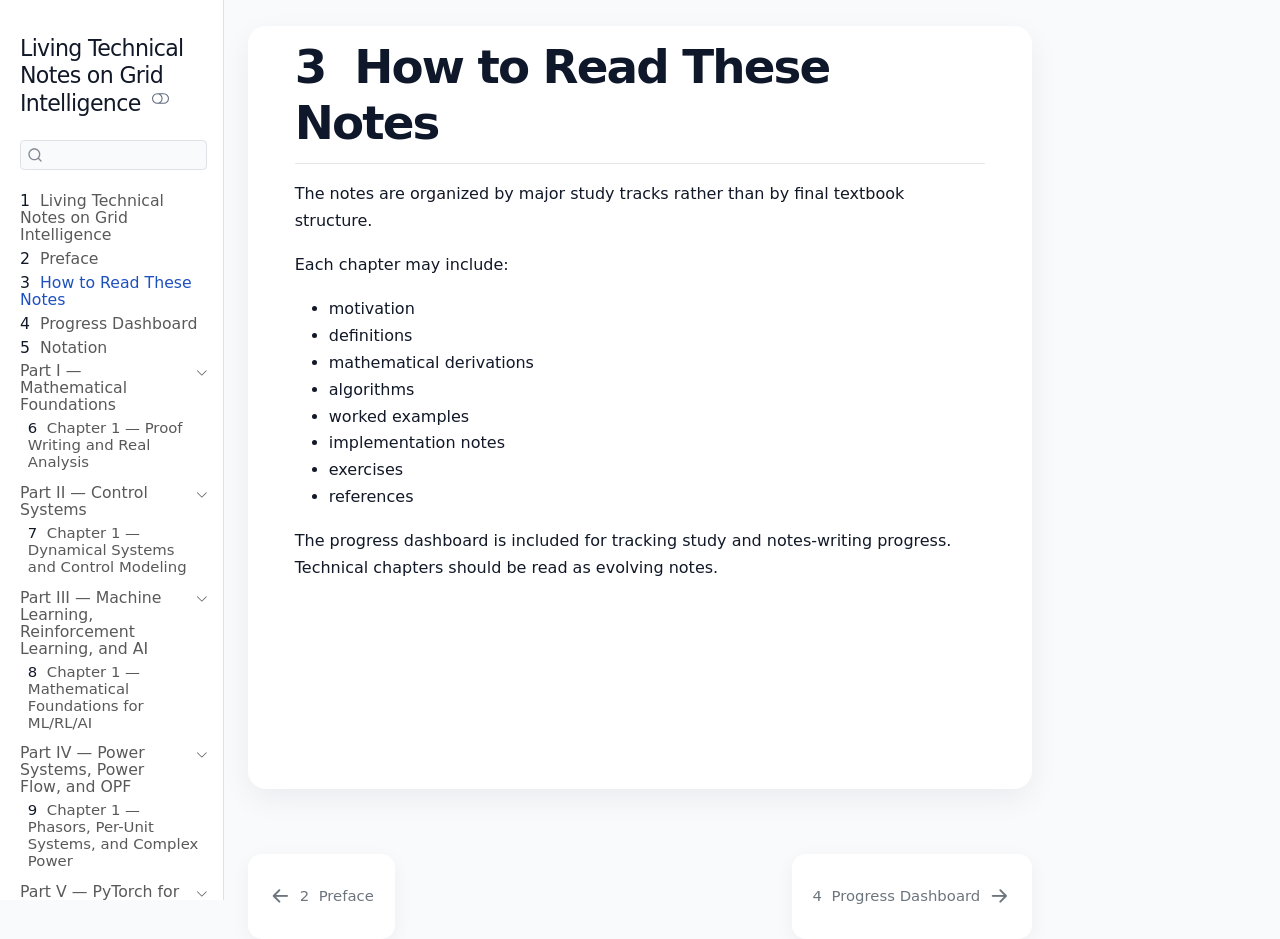
<file: docs/how-to-read.html>
<!DOCTYPE html>
<html xmlns="http://www.w3.org/1999/xhtml" lang="en" xml:lang="en"><head>

<meta charset="utf-8">
<meta name="generator" content="quarto-1.9.38">

<meta name="viewport" content="width=device-width, initial-scale=1.0, user-scalable=yes">


<title>3&nbsp; How to Read These Notes – Living Technical Notes on Grid Intelligence</title>
<style>
/* Default styles provided by pandoc.
** See https://pandoc.org/MANUAL.html#variables-for-html for config info.
*/
code{white-space: pre-wrap;}
span.smallcaps{font-variant: small-caps;}
div.columns{display: flex; gap: min(4vw, 1.5em);}
div.column{flex: auto; overflow-x: auto;}
div.hanging-indent{margin-left: 1.5em; text-indent: -1.5em;}
ul.task-list{list-style: none;}
ul.task-list li input[type="checkbox"] {
  width: 0.8em;
  margin: 0 0.8em 0.2em -1em; /* quarto-specific, see https://github.com/quarto-dev/quarto-cli/issues/4556 */ 
  vertical-align: middle;
}
</style>


<script src="site_libs/quarto-nav/quarto-nav.js"></script>
<script src="site_libs/quarto-nav/headroom.min.js"></script>
<script src="site_libs/clipboard/clipboard.min.js"></script>
<script src="site_libs/quarto-search/autocomplete.umd.js"></script>
<script src="site_libs/quarto-search/fuse.min.js"></script>
<script src="site_libs/quarto-search/quarto-search.js"></script>
<meta name="quarto:offset" content="./">
<link href="./progress.html" rel="next">
<link href="./preface.html" rel="prev">
<script src="site_libs/quarto-html/quarto.js" type="module"></script>
<script src="site_libs/quarto-html/tabsets/tabsets.js" type="module"></script>
<script src="site_libs/quarto-html/popper.min.js"></script>
<script src="site_libs/quarto-html/tippy.umd.min.js"></script>
<script src="site_libs/quarto-html/anchor.min.js"></script>
<link href="site_libs/quarto-html/tippy.css" rel="stylesheet">
<link href="site_libs/quarto-html/quarto-syntax-highlighting-2fcff42c67c1acfbd0d7423a1a431dc2.css" rel="stylesheet" class="quarto-color-scheme" id="quarto-text-highlighting-styles">
<link href="site_libs/quarto-html/quarto-syntax-highlighting-dark-b5e642977a5ee387b061c03982b75552.css" rel="stylesheet" class="quarto-color-scheme quarto-color-alternate" id="quarto-text-highlighting-styles">
<link href="site_libs/quarto-html/quarto-syntax-highlighting-2fcff42c67c1acfbd0d7423a1a431dc2.css" rel="stylesheet" class="quarto-color-scheme-extra" id="quarto-text-highlighting-styles">
<script src="site_libs/bootstrap/bootstrap.min.js"></script>
<link href="site_libs/bootstrap/bootstrap-icons.css" rel="stylesheet">
<link href="site_libs/bootstrap/bootstrap-91cc03fe308b1d777cb487b7ba14f07c.min.css" rel="stylesheet" append-hash="true" class="quarto-color-scheme" id="quarto-bootstrap" data-mode="light">
<link href="site_libs/bootstrap/bootstrap-dark-ea0e772b48f8cb56c4a0d9d17ad4b09f.min.css" rel="stylesheet" append-hash="true" class="quarto-color-scheme quarto-color-alternate" id="quarto-bootstrap" data-mode="dark">
<link href="site_libs/bootstrap/bootstrap-91cc03fe308b1d777cb487b7ba14f07c.min.css" rel="stylesheet" append-hash="true" class="quarto-color-scheme-extra" id="quarto-bootstrap" data-mode="light">
<script id="quarto-search-options" type="application/json">{
  "location": "sidebar",
  "copy-button": false,
  "collapse-after": 3,
  "panel-placement": "start",
  "type": "textbox",
  "limit": 50,
  "keyboard-shortcut": [
    "f",
    "/",
    "s"
  ],
  "show-item-context": false,
  "language": {
    "search-no-results-text": "No results",
    "search-matching-documents-text": "matching documents",
    "search-copy-link-title": "Copy link to search",
    "search-hide-matches-text": "Hide additional matches",
    "search-more-match-text": "more match in this document",
    "search-more-matches-text": "more matches in this document",
    "search-clear-button-title": "Clear",
    "search-text-placeholder": "",
    "search-detached-cancel-button-title": "Cancel",
    "search-submit-button-title": "Submit",
    "search-label": "Search"
  }
}</script>
<style>html{ scroll-behavior: smooth; }</style>


</head>

<body class="nav-sidebar docked quarto-light"><script id="quarto-html-before-body" type="application/javascript">
    const toggleBodyColorMode = (bsSheetEl) => {
      const mode = bsSheetEl.getAttribute("data-mode");
      const bodyEl = window.document.querySelector("body");
      if (mode === "dark") {
        bodyEl.classList.add("quarto-dark");
        bodyEl.classList.remove("quarto-light");
      } else {
        bodyEl.classList.add("quarto-light");
        bodyEl.classList.remove("quarto-dark");
      }
    }
    const toggleBodyColorPrimary = () => {
      const bsSheetEl = window.document.querySelector("link#quarto-bootstrap:not([rel=disabled-stylesheet])");
      if (bsSheetEl) {
        toggleBodyColorMode(bsSheetEl);
      }
    }
    const setColorSchemeToggle = (alternate) => {
      const toggles = window.document.querySelectorAll('.quarto-color-scheme-toggle');
      for (let i=0; i < toggles.length; i++) {
        const toggle = toggles[i];
        if (toggle) {
          if (alternate) {
            toggle.classList.add("alternate");
          } else {
            toggle.classList.remove("alternate");
          }
        }
      }
    };
    const toggleColorMode = (alternate) => {
      // Switch the stylesheets
      const primaryStylesheets = window.document.querySelectorAll('link.quarto-color-scheme:not(.quarto-color-alternate)');
      const alternateStylesheets = window.document.querySelectorAll('link.quarto-color-scheme.quarto-color-alternate');
      manageTransitions('#quarto-margin-sidebar .nav-link', false);
      if (alternate) {
        // note: dark is layered on light, we don't disable primary!
        enableStylesheet(alternateStylesheets);
        for (const sheetNode of alternateStylesheets) {
          if (sheetNode.id === "quarto-bootstrap") {
            toggleBodyColorMode(sheetNode);
          }
        }
      } else {
        disableStylesheet(alternateStylesheets);
        enableStylesheet(primaryStylesheets)
        toggleBodyColorPrimary();
      }
      manageTransitions('#quarto-margin-sidebar .nav-link', true);
      // Switch the toggles
      setColorSchemeToggle(alternate)
      // Hack to workaround the fact that safari doesn't
      // properly recolor the scrollbar when toggling (#1455)
      if (navigator.userAgent.indexOf('Safari') > 0 && navigator.userAgent.indexOf('Chrome') == -1) {
        manageTransitions("body", false);
        window.scrollTo(0, 1);
        setTimeout(() => {
          window.scrollTo(0, 0);
          manageTransitions("body", true);
        }, 40);
      }
    }
    const disableStylesheet = (stylesheets) => {
      for (let i=0; i < stylesheets.length; i++) {
        const stylesheet = stylesheets[i];
        stylesheet.rel = 'disabled-stylesheet';
      }
    }
    const enableStylesheet = (stylesheets) => {
      for (let i=0; i < stylesheets.length; i++) {
        const stylesheet = stylesheets[i];
        if(stylesheet.rel !== 'stylesheet') { // for Chrome, which will still FOUC without this check
          stylesheet.rel = 'stylesheet';
        }
      }
    }
    const manageTransitions = (selector, allowTransitions) => {
      const els = window.document.querySelectorAll(selector);
      for (let i=0; i < els.length; i++) {
        const el = els[i];
        if (allowTransitions) {
          el.classList.remove('notransition');
        } else {
          el.classList.add('notransition');
        }
      }
    }
    const isFileUrl = () => {
      return window.location.protocol === 'file:';
    }
    const hasAlternateSentinel = () => {
      let styleSentinel = getColorSchemeSentinel();
      if (styleSentinel !== null) {
        return styleSentinel === "alternate";
      } else {
        return false;
      }
    }
    const setStyleSentinel = (alternate) => {
      const value = alternate ? "alternate" : "default";
      if (!isFileUrl()) {
        window.localStorage.setItem("quarto-color-scheme", value);
      } else {
        localAlternateSentinel = value;
      }
    }
    const getColorSchemeSentinel = () => {
      if (!isFileUrl()) {
        const storageValue = window.localStorage.getItem("quarto-color-scheme");
        return storageValue != null ? storageValue : localAlternateSentinel;
      } else {
        return localAlternateSentinel;
      }
    }
    const toggleGiscusIfUsed = (isAlternate, darkModeDefault) => {
      const baseTheme = document.querySelector('#giscus-base-theme')?.value ?? 'light';
      const alternateTheme = document.querySelector('#giscus-alt-theme')?.value ?? 'dark';
      let newTheme = '';
      if(authorPrefersDark) {
        newTheme = isAlternate ? baseTheme : alternateTheme;
      } else {
        newTheme = isAlternate ? alternateTheme : baseTheme;
      }
      const changeGiscusTheme = () => {
        // From: https://github.com/giscus/giscus/issues/336
        const sendMessage = (message) => {
          const iframe = document.querySelector('iframe.giscus-frame');
          if (!iframe) return;
          iframe.contentWindow.postMessage({ giscus: message }, 'https://giscus.app');
        }
        sendMessage({
          setConfig: {
            theme: newTheme
          }
        });
      }
      const isGiscussLoaded = window.document.querySelector('iframe.giscus-frame') !== null;
      if (isGiscussLoaded) {
        changeGiscusTheme();
      }
    };
    const authorPrefersDark = false;
    const darkModeDefault = authorPrefersDark;
      document.querySelector('link#quarto-text-highlighting-styles.quarto-color-scheme-extra').rel = 'disabled-stylesheet';
      document.querySelector('link#quarto-bootstrap.quarto-color-scheme-extra').rel = 'disabled-stylesheet';
    let localAlternateSentinel = darkModeDefault ? 'alternate' : 'default';
    // Dark / light mode switch
    window.quartoToggleColorScheme = () => {
      // Read the current dark / light value
      let toAlternate = !hasAlternateSentinel();
      toggleColorMode(toAlternate);
      setStyleSentinel(toAlternate);
      toggleGiscusIfUsed(toAlternate, darkModeDefault);
      window.dispatchEvent(new Event('resize'));
    };
    // Switch to dark mode if need be
    if (hasAlternateSentinel()) {
      toggleColorMode(true);
    } else {
      toggleColorMode(false);
    }
  </script>

<div id="quarto-search-results"></div>
  <header id="quarto-header" class="headroom fixed-top">
  <nav class="quarto-secondary-nav">
    <div class="container-fluid d-flex">
      <button type="button" class="quarto-btn-toggle btn" data-bs-toggle="collapse" role="button" data-bs-target=".quarto-sidebar-collapse-item" aria-controls="quarto-sidebar" aria-expanded="false" aria-label="Toggle sidebar navigation" onclick="if (window.quartoToggleHeadroom) { window.quartoToggleHeadroom(); }">
        <i class="bi bi-layout-text-sidebar-reverse"></i>
      </button>
        <nav class="quarto-page-breadcrumbs" aria-label="breadcrumb"><ol class="breadcrumb"><li class="breadcrumb-item"><a href="./how-to-read.html"><span class="chapter-number">3</span>&nbsp; <span class="chapter-title">How to Read These Notes</span></a></li></ol></nav>
        <a class="flex-grow-1" role="navigation" data-bs-toggle="collapse" data-bs-target=".quarto-sidebar-collapse-item" aria-controls="quarto-sidebar" aria-expanded="false" aria-label="Toggle sidebar navigation" onclick="if (window.quartoToggleHeadroom) { window.quartoToggleHeadroom(); }">      
        </a>
      <button type="button" class="btn quarto-search-button" aria-label="Search" onclick="window.quartoOpenSearch();">
        <i class="bi bi-search"></i>
      </button>
    </div>
  </nav>
</header>
<!-- content -->
<div id="quarto-content" class="quarto-container page-columns page-rows-contents page-layout-article">
<!-- sidebar -->
  <nav id="quarto-sidebar" class="sidebar collapse collapse-horizontal quarto-sidebar-collapse-item sidebar-navigation docked overflow-auto">
    <div class="pt-lg-2 mt-2 text-left sidebar-header">
    <div class="sidebar-title mb-0 py-0">
      <a href="./">Living Technical Notes on Grid Intelligence</a> 
        <div class="sidebar-tools-main">
  <a href="" class="quarto-color-scheme-toggle quarto-navigation-tool  px-1" onclick="window.quartoToggleColorScheme(); return false;" title="Toggle dark mode"><i class="bi"></i></a>
</div>
    </div>
      </div>
        <div class="mt-2 flex-shrink-0 align-items-center">
        <div class="sidebar-search">
        <div id="quarto-search" class="" title="Search"></div>
        </div>
        </div>
    <div class="sidebar-menu-container"> 
    <ul class="list-unstyled mt-1">
        <li class="sidebar-item">
  <div class="sidebar-item-container"> 
  <a href="./index.html" class="sidebar-item-text sidebar-link">
 <span class="menu-text"><span class="chapter-number">1</span>&nbsp; <span class="chapter-title">Living Technical Notes on Grid Intelligence</span></span></a>
  </div>
</li>
        <li class="sidebar-item">
  <div class="sidebar-item-container"> 
  <a href="./preface.html" class="sidebar-item-text sidebar-link">
 <span class="menu-text"><span class="chapter-number">2</span>&nbsp; <span class="chapter-title">Preface</span></span></a>
  </div>
</li>
        <li class="sidebar-item">
  <div class="sidebar-item-container"> 
  <a href="./how-to-read.html" class="sidebar-item-text sidebar-link active">
 <span class="menu-text"><span class="chapter-number">3</span>&nbsp; <span class="chapter-title">How to Read These Notes</span></span></a>
  </div>
</li>
        <li class="sidebar-item">
  <div class="sidebar-item-container"> 
  <a href="./progress.html" class="sidebar-item-text sidebar-link">
 <span class="menu-text"><span class="chapter-number">4</span>&nbsp; <span class="chapter-title">Progress Dashboard</span></span></a>
  </div>
</li>
        <li class="sidebar-item">
  <div class="sidebar-item-container"> 
  <a href="./notation.html" class="sidebar-item-text sidebar-link">
 <span class="menu-text"><span class="chapter-number">5</span>&nbsp; <span class="chapter-title">Notation</span></span></a>
  </div>
</li>
        <li class="sidebar-item sidebar-item-section">
      <div class="sidebar-item-container"> 
            <a class="sidebar-item-text sidebar-link text-start" data-bs-toggle="collapse" data-bs-target="#quarto-sidebar-section-1" role="navigation" aria-expanded="true">
 <span class="menu-text">Part I — Mathematical Foundations</span></a>
          <a class="sidebar-item-toggle text-start" data-bs-toggle="collapse" data-bs-target="#quarto-sidebar-section-1" role="navigation" aria-expanded="true" aria-label="Toggle section">
            <i class="bi bi-chevron-right ms-2"></i>
          </a> 
      </div>
      <ul id="quarto-sidebar-section-1" class="collapse list-unstyled sidebar-section depth1 show">  
          <li class="sidebar-item">
  <div class="sidebar-item-container"> 
  <a href="./part-i-math/01-proof-writing-real-analysis.html" class="sidebar-item-text sidebar-link">
 <span class="menu-text"><span class="chapter-number">6</span>&nbsp; <span class="chapter-title">Chapter 1 — Proof Writing and Real Analysis</span></span></a>
  </div>
</li>
      </ul>
  </li>
        <li class="sidebar-item sidebar-item-section">
      <div class="sidebar-item-container"> 
            <a class="sidebar-item-text sidebar-link text-start" data-bs-toggle="collapse" data-bs-target="#quarto-sidebar-section-2" role="navigation" aria-expanded="true">
 <span class="menu-text">Part II — Control Systems</span></a>
          <a class="sidebar-item-toggle text-start" data-bs-toggle="collapse" data-bs-target="#quarto-sidebar-section-2" role="navigation" aria-expanded="true" aria-label="Toggle section">
            <i class="bi bi-chevron-right ms-2"></i>
          </a> 
      </div>
      <ul id="quarto-sidebar-section-2" class="collapse list-unstyled sidebar-section depth1 show">  
          <li class="sidebar-item">
  <div class="sidebar-item-container"> 
  <a href="./part-ii-control/01-control-modeling.html" class="sidebar-item-text sidebar-link">
 <span class="menu-text"><span class="chapter-number">7</span>&nbsp; <span class="chapter-title">Chapter 1 — Dynamical Systems and Control Modeling</span></span></a>
  </div>
</li>
      </ul>
  </li>
        <li class="sidebar-item sidebar-item-section">
      <div class="sidebar-item-container"> 
            <a class="sidebar-item-text sidebar-link text-start" data-bs-toggle="collapse" data-bs-target="#quarto-sidebar-section-3" role="navigation" aria-expanded="true">
 <span class="menu-text">Part III — Machine Learning, Reinforcement Learning, and AI</span></a>
          <a class="sidebar-item-toggle text-start" data-bs-toggle="collapse" data-bs-target="#quarto-sidebar-section-3" role="navigation" aria-expanded="true" aria-label="Toggle section">
            <i class="bi bi-chevron-right ms-2"></i>
          </a> 
      </div>
      <ul id="quarto-sidebar-section-3" class="collapse list-unstyled sidebar-section depth1 show">  
          <li class="sidebar-item">
  <div class="sidebar-item-container"> 
  <a href="./part-iii-ml-ai/01-ml-foundations.html" class="sidebar-item-text sidebar-link">
 <span class="menu-text"><span class="chapter-number">8</span>&nbsp; <span class="chapter-title">Chapter 1 — Mathematical Foundations for ML/RL/AI</span></span></a>
  </div>
</li>
      </ul>
  </li>
        <li class="sidebar-item sidebar-item-section">
      <div class="sidebar-item-container"> 
            <a class="sidebar-item-text sidebar-link text-start" data-bs-toggle="collapse" data-bs-target="#quarto-sidebar-section-4" role="navigation" aria-expanded="true">
 <span class="menu-text">Part IV — Power Systems, Power Flow, and OPF</span></a>
          <a class="sidebar-item-toggle text-start" data-bs-toggle="collapse" data-bs-target="#quarto-sidebar-section-4" role="navigation" aria-expanded="true" aria-label="Toggle section">
            <i class="bi bi-chevron-right ms-2"></i>
          </a> 
      </div>
      <ul id="quarto-sidebar-section-4" class="collapse list-unstyled sidebar-section depth1 show">  
          <li class="sidebar-item">
  <div class="sidebar-item-container"> 
  <a href="./part-iv-power-opf/01-phasors-per-unit-complex-power.html" class="sidebar-item-text sidebar-link">
 <span class="menu-text"><span class="chapter-number">9</span>&nbsp; <span class="chapter-title">Chapter 1 — Phasors, Per-Unit Systems, and Complex Power</span></span></a>
  </div>
</li>
      </ul>
  </li>
        <li class="sidebar-item sidebar-item-section">
      <div class="sidebar-item-container"> 
            <a class="sidebar-item-text sidebar-link text-start" data-bs-toggle="collapse" data-bs-target="#quarto-sidebar-section-5" role="navigation" aria-expanded="true">
 <span class="menu-text">Part V — PyTorch for Research Implementation</span></a>
          <a class="sidebar-item-toggle text-start" data-bs-toggle="collapse" data-bs-target="#quarto-sidebar-section-5" role="navigation" aria-expanded="true" aria-label="Toggle section">
            <i class="bi bi-chevron-right ms-2"></i>
          </a> 
      </div>
      <ul id="quarto-sidebar-section-5" class="collapse list-unstyled sidebar-section depth1 show">  
          <li class="sidebar-item">
  <div class="sidebar-item-container"> 
  <a href="./part-v-pytorch/01-computational-graphs-autodiff.html" class="sidebar-item-text sidebar-link">
 <span class="menu-text"><span class="chapter-number">10</span>&nbsp; <span class="chapter-title">Chapter 1 — Computational Graphs and Automatic Differentiation</span></span></a>
  </div>
</li>
      </ul>
  </li>
        <li class="sidebar-item sidebar-item-section">
      <div class="sidebar-item-container"> 
            <a class="sidebar-item-text sidebar-link text-start" data-bs-toggle="collapse" data-bs-target="#quarto-sidebar-section-6" role="navigation" aria-expanded="true">
 <span class="menu-text">Part VI — Parallel Computing and Scientific Software Performance</span></a>
          <a class="sidebar-item-toggle text-start" data-bs-toggle="collapse" data-bs-target="#quarto-sidebar-section-6" role="navigation" aria-expanded="true" aria-label="Toggle section">
            <i class="bi bi-chevron-right ms-2"></i>
          </a> 
      </div>
      <ul id="quarto-sidebar-section-6" class="collapse list-unstyled sidebar-section depth1 show">  
          <li class="sidebar-item">
  <div class="sidebar-item-container"> 
  <a href="./part-vi-parallel/01-performance-foundations.html" class="sidebar-item-text sidebar-link">
 <span class="menu-text"><span class="chapter-number">11</span>&nbsp; <span class="chapter-title">Chapter 1 — Performance Foundations</span></span></a>
  </div>
</li>
      </ul>
  </li>
        <li class="sidebar-item">
  <div class="sidebar-item-container"> 
  <a href="./appendices/software-setup.html" class="sidebar-item-text sidebar-link">
 <span class="menu-text"><span class="chapter-number">12</span>&nbsp; <span class="chapter-title">Software Setup</span></span></a>
  </div>
</li>
        <li class="sidebar-item">
  <div class="sidebar-item-container"> 
  <a href="./references.html" class="sidebar-item-text sidebar-link">
 <span class="menu-text"><span class="chapter-number">13</span>&nbsp; <span class="chapter-title">References</span></span></a>
  </div>
</li>
    </ul>
    </div>
</nav>
<div id="quarto-sidebar-glass" class="quarto-sidebar-collapse-item" data-bs-toggle="collapse" data-bs-target=".quarto-sidebar-collapse-item"></div>
<!-- margin-sidebar -->
    <div id="quarto-margin-sidebar" class="sidebar margin-sidebar zindex-bottom">
        
    </div>
<!-- main -->
<main class="content" id="quarto-document-content">


<header id="title-block-header" class="quarto-title-block default">
<div class="quarto-title">
<h1 class="title"><span class="chapter-number">3</span>&nbsp; <span class="chapter-title">How to Read These Notes</span></h1>
</div>



<div class="quarto-title-meta">

    
  
    
  </div>
  


</header>


<p>The notes are organized by major study tracks rather than by final textbook structure.</p>
<p>Each chapter may include:</p>
<ul>
<li>motivation</li>
<li>definitions</li>
<li>mathematical derivations</li>
<li>algorithms</li>
<li>worked examples</li>
<li>implementation notes</li>
<li>exercises</li>
<li>references</li>
</ul>
<p>The progress dashboard is included for tracking study and notes-writing progress. Technical chapters should be read as evolving notes.</p>



</main> <!-- /main -->
<script id="quarto-html-after-body" type="application/javascript">
  window.document.addEventListener("DOMContentLoaded", function (event) {
    // Ensure there is a toggle, if there isn't float one in the top right
    if (window.document.querySelector('.quarto-color-scheme-toggle') === null) {
      const a = window.document.createElement('a');
      a.classList.add('top-right');
      a.classList.add('quarto-color-scheme-toggle');
      a.href = "";
      a.onclick = function() { try { window.quartoToggleColorScheme(); } catch {} return false; };
      const i = window.document.createElement("i");
      i.classList.add('bi');
      a.appendChild(i);
      window.document.body.appendChild(a);
    }
    setColorSchemeToggle(hasAlternateSentinel())
    const icon = "";
    const anchorJS = new window.AnchorJS();
    anchorJS.options = {
      placement: 'right',
      icon: icon
    };
    anchorJS.add('.anchored');
    const isCodeAnnotation = (el) => {
      for (const clz of el.classList) {
        if (clz.startsWith('code-annotation-')) {                     
          return true;
        }
      }
      return false;
    }
    const onCopySuccess = function(e) {
      // button target
      const button = e.trigger;
      // don't keep focus
      button.blur();
      // flash "checked"
      button.classList.add('code-copy-button-checked');
      var currentTitle = button.getAttribute("title");
      button.setAttribute("title", "Copied!");
      let tooltip;
      if (window.bootstrap) {
        button.setAttribute("data-bs-toggle", "tooltip");
        button.setAttribute("data-bs-placement", "left");
        button.setAttribute("data-bs-title", "Copied!");
        tooltip = new bootstrap.Tooltip(button, 
          { trigger: "manual", 
            customClass: "code-copy-button-tooltip",
            offset: [0, -8]});
        tooltip.show();    
      }
      setTimeout(function() {
        if (tooltip) {
          tooltip.hide();
          button.removeAttribute("data-bs-title");
          button.removeAttribute("data-bs-toggle");
          button.removeAttribute("data-bs-placement");
        }
        button.setAttribute("title", currentTitle);
        button.classList.remove('code-copy-button-checked');
      }, 1000);
      // clear code selection
      e.clearSelection();
    }
    const getTextToCopy = function(trigger) {
      const outerScaffold = trigger.parentElement.cloneNode(true);
      const codeEl = outerScaffold.querySelector('code');
      for (const childEl of codeEl.children) {
        if (isCodeAnnotation(childEl)) {
          childEl.remove();
        }
      }
      return codeEl.innerText;
    }
    const clipboard = new window.ClipboardJS('.code-copy-button:not([data-in-quarto-modal])', {
      text: getTextToCopy
    });
    clipboard.on('success', onCopySuccess);
    if (window.document.getElementById('quarto-embedded-source-code-modal')) {
      const clipboardModal = new window.ClipboardJS('.code-copy-button[data-in-quarto-modal]', {
        text: getTextToCopy,
        container: window.document.getElementById('quarto-embedded-source-code-modal')
      });
      clipboardModal.on('success', onCopySuccess);
    }
      var localhostRegex = new RegExp(/^(?:http|https):\/\/localhost\:?[0-9]*\//);
      var mailtoRegex = new RegExp(/^mailto:/);
        var filterRegex = new RegExp('/' + window.location.host + '/');
      var isInternal = (href) => {
          return filterRegex.test(href) || localhostRegex.test(href) || mailtoRegex.test(href);
      }
      // Inspect non-navigation links and adorn them if external
     var links = window.document.querySelectorAll('a[href]:not(.nav-link):not(.navbar-brand):not(.toc-action):not(.sidebar-link):not(.sidebar-item-toggle):not(.pagination-link):not(.no-external):not([aria-hidden]):not(.dropdown-item):not(.quarto-navigation-tool):not(.about-link)');
      for (var i=0; i<links.length; i++) {
        const link = links[i];
        if (!isInternal(link.href)) {
          // undo the damage that might have been done by quarto-nav.js in the case of
          // links that we want to consider external
          if (link.dataset.originalHref !== undefined) {
            link.href = link.dataset.originalHref;
          }
            // target, if specified
            link.setAttribute("target", "_blank");
            if (link.getAttribute("rel") === null) {
              link.setAttribute("rel", "noopener");
            }
        }
      }
    function tippyHover(el, contentFn, onTriggerFn, onUntriggerFn) {
      const config = {
        allowHTML: true,
        maxWidth: 500,
        delay: 100,
        arrow: false,
        appendTo: function(el) {
            return el.parentElement;
        },
        interactive: true,
        interactiveBorder: 10,
        theme: 'quarto',
        placement: 'bottom-start',
      };
      if (contentFn) {
        config.content = contentFn;
      }
      if (onTriggerFn) {
        config.onTrigger = onTriggerFn;
      }
      if (onUntriggerFn) {
        config.onUntrigger = onUntriggerFn;
      }
      window.tippy(el, config); 
    }
    const noterefs = window.document.querySelectorAll('a[role="doc-noteref"]');
    for (var i=0; i<noterefs.length; i++) {
      const ref = noterefs[i];
      tippyHover(ref, function() {
        // use id or data attribute instead here
        let href = ref.getAttribute('data-footnote-href') || ref.getAttribute('href');
        try { href = new URL(href).hash; } catch {}
        const id = href.replace(/^#\/?/, "");
        const note = window.document.getElementById(id);
        if (note) {
          return note.innerHTML;
        } else {
          return "";
        }
      });
    }
    const xrefs = window.document.querySelectorAll('a.quarto-xref');
    const processXRef = (id, note) => {
      // Strip column container classes
      const stripColumnClz = (el) => {
        el.classList.remove("page-full", "page-columns");
        if (el.children) {
          for (const child of el.children) {
            stripColumnClz(child);
          }
        }
      }
      stripColumnClz(note)
      if (id === null || id.startsWith('sec-')) {
        // Special case sections, only their first couple elements
        const container = document.createElement("div");
        if (note.children && note.children.length > 2) {
          container.appendChild(note.children[0].cloneNode(true));
          for (let i = 1; i < note.children.length; i++) {
            const child = note.children[i];
            if (child.tagName === "P" && child.innerText === "") {
              continue;
            } else {
              container.appendChild(child.cloneNode(true));
              break;
            }
          }
          if (window.Quarto?.typesetMath) {
            window.Quarto.typesetMath(container);
          }
          return container.innerHTML
        } else {
          if (window.Quarto?.typesetMath) {
            window.Quarto.typesetMath(note);
          }
          return note.innerHTML;
        }
      } else {
        // Remove any anchor links if they are present
        const anchorLink = note.querySelector('a.anchorjs-link');
        if (anchorLink) {
          anchorLink.remove();
        }
        if (window.Quarto?.typesetMath) {
          window.Quarto.typesetMath(note);
        }
        if (note.classList.contains("callout")) {
          return note.outerHTML;
        } else {
          return note.innerHTML;
        }
      }
    }
    for (var i=0; i<xrefs.length; i++) {
      const xref = xrefs[i];
      tippyHover(xref, undefined, function(instance) {
        instance.disable();
        let url = xref.getAttribute('href');
        let hash = undefined; 
        if (url.startsWith('#')) {
          hash = url;
        } else {
          try { hash = new URL(url).hash; } catch {}
        }
        if (hash) {
          const id = hash.replace(/^#\/?/, "");
          const note = window.document.getElementById(id);
          if (note !== null) {
            try {
              const html = processXRef(id, note.cloneNode(true));
              instance.setContent(html);
            } finally {
              instance.enable();
              instance.show();
            }
          } else {
            // See if we can fetch this
            fetch(url.split('#')[0])
            .then(res => res.text())
            .then(html => {
              const parser = new DOMParser();
              const htmlDoc = parser.parseFromString(html, "text/html");
              const note = htmlDoc.getElementById(id);
              if (note !== null) {
                const html = processXRef(id, note);
                instance.setContent(html);
              } 
            }).finally(() => {
              instance.enable();
              instance.show();
            });
          }
        } else {
          // See if we can fetch a full url (with no hash to target)
          // This is a special case and we should probably do some content thinning / targeting
          fetch(url)
          .then(res => res.text())
          .then(html => {
            const parser = new DOMParser();
            const htmlDoc = parser.parseFromString(html, "text/html");
            const note = htmlDoc.querySelector('main.content');
            if (note !== null) {
              // This should only happen for chapter cross references
              // (since there is no id in the URL)
              // remove the first header
              if (note.children.length > 0 && note.children[0].tagName === "HEADER") {
                note.children[0].remove();
              }
              const html = processXRef(null, note);
              instance.setContent(html);
            } 
          }).finally(() => {
            instance.enable();
            instance.show();
          });
        }
      }, function(instance) {
      });
    }
        let selectedAnnoteEl;
        const selectorForAnnotation = ( cell, annotation) => {
          let cellAttr = 'data-code-cell="' + cell + '"';
          let lineAttr = 'data-code-annotation="' +  annotation + '"';
          const selector = 'span[' + cellAttr + '][' + lineAttr + ']';
          return selector;
        }
        const selectCodeLines = (annoteEl) => {
          const doc = window.document;
          const targetCell = annoteEl.getAttribute("data-target-cell");
          const targetAnnotation = annoteEl.getAttribute("data-target-annotation");
          const annoteSpan = window.document.querySelector(selectorForAnnotation(targetCell, targetAnnotation));
          const lines = annoteSpan.getAttribute("data-code-lines").split(",");
          const lineIds = lines.map((line) => {
            return targetCell + "-" + line;
          })
          let top = null;
          let height = null;
          let parent = null;
          if (lineIds.length > 0) {
              //compute the position of the single el (top and bottom and make a div)
              const el = window.document.getElementById(lineIds[0]);
              top = el.offsetTop;
              height = el.offsetHeight;
              parent = el.parentElement.parentElement;
            if (lineIds.length > 1) {
              const lastEl = window.document.getElementById(lineIds[lineIds.length - 1]);
              const bottom = lastEl.offsetTop + lastEl.offsetHeight;
              height = bottom - top;
            }
            if (top !== null && height !== null && parent !== null) {
              // cook up a div (if necessary) and position it 
              let div = window.document.getElementById("code-annotation-line-highlight");
              if (div === null) {
                div = window.document.createElement("div");
                div.setAttribute("id", "code-annotation-line-highlight");
                div.style.position = 'absolute';
                parent.appendChild(div);
              }
              div.style.top = top - 2 + "px";
              div.style.height = height + 4 + "px";
              div.style.left = 0;
              let gutterDiv = window.document.getElementById("code-annotation-line-highlight-gutter");
              if (gutterDiv === null) {
                gutterDiv = window.document.createElement("div");
                gutterDiv.setAttribute("id", "code-annotation-line-highlight-gutter");
                gutterDiv.style.position = 'absolute';
                const codeCell = window.document.getElementById(targetCell);
                const gutter = codeCell.querySelector('.code-annotation-gutter');
                gutter.appendChild(gutterDiv);
              }
              gutterDiv.style.top = top - 2 + "px";
              gutterDiv.style.height = height + 4 + "px";
            }
            selectedAnnoteEl = annoteEl;
          }
        };
        const unselectCodeLines = () => {
          const elementsIds = ["code-annotation-line-highlight", "code-annotation-line-highlight-gutter"];
          elementsIds.forEach((elId) => {
            const div = window.document.getElementById(elId);
            if (div) {
              div.remove();
            }
          });
          selectedAnnoteEl = undefined;
        };
          // Handle positioning of the toggle
      window.addEventListener(
        "resize",
        throttle(() => {
          elRect = undefined;
          if (selectedAnnoteEl) {
            selectCodeLines(selectedAnnoteEl);
          }
        }, 10)
      );
      function throttle(fn, ms) {
      let throttle = false;
      let timer;
        return (...args) => {
          if(!throttle) { // first call gets through
              fn.apply(this, args);
              throttle = true;
          } else { // all the others get throttled
              if(timer) clearTimeout(timer); // cancel #2
              timer = setTimeout(() => {
                fn.apply(this, args);
                timer = throttle = false;
              }, ms);
          }
        };
      }
        // Attach click handler to the DT
        const annoteDls = window.document.querySelectorAll('dt[data-target-cell]');
        for (const annoteDlNode of annoteDls) {
          annoteDlNode.addEventListener('click', (event) => {
            const clickedEl = event.target;
            if (clickedEl !== selectedAnnoteEl) {
              unselectCodeLines();
              const activeEl = window.document.querySelector('dt[data-target-cell].code-annotation-active');
              if (activeEl) {
                activeEl.classList.remove('code-annotation-active');
              }
              selectCodeLines(clickedEl);
              clickedEl.classList.add('code-annotation-active');
            } else {
              // Unselect the line
              unselectCodeLines();
              clickedEl.classList.remove('code-annotation-active');
            }
          });
        }
    const findCites = (el) => {
      const parentEl = el.parentElement;
      if (parentEl) {
        const cites = parentEl.dataset.cites;
        if (cites) {
          return {
            el,
            cites: cites.split(' ')
          };
        } else {
          return findCites(el.parentElement)
        }
      } else {
        return undefined;
      }
    };
    var bibliorefs = window.document.querySelectorAll('a[role="doc-biblioref"]');
    for (var i=0; i<bibliorefs.length; i++) {
      const ref = bibliorefs[i];
      const citeInfo = findCites(ref);
      if (citeInfo) {
        tippyHover(citeInfo.el, function() {
          var popup = window.document.createElement('div');
          citeInfo.cites.forEach(function(cite) {
            var citeDiv = window.document.createElement('div');
            citeDiv.classList.add('hanging-indent');
            citeDiv.classList.add('csl-entry');
            var biblioDiv = window.document.getElementById('ref-' + cite);
            if (biblioDiv) {
              citeDiv.innerHTML = biblioDiv.innerHTML;
            }
            popup.appendChild(citeDiv);
          });
          return popup.innerHTML;
        });
      }
    }
  });
  </script>
<nav class="page-navigation">
  <div class="nav-page nav-page-previous">
      <a href="./preface.html" class="pagination-link" aria-label="Preface">
        <i class="bi bi-arrow-left-short"></i> <span class="nav-page-text"><span class="chapter-number">2</span>&nbsp; <span class="chapter-title">Preface</span></span>
      </a>          
  </div>
  <div class="nav-page nav-page-next">
      <a href="./progress.html" class="pagination-link" aria-label="Progress Dashboard">
        <span class="nav-page-text"><span class="chapter-number">4</span>&nbsp; <span class="chapter-title">Progress Dashboard</span></span> <i class="bi bi-arrow-right-short"></i>
      </a>
  </div>
</nav>
</div> <!-- /content -->




<script src="site_libs/quarto-html/zenscroll-min.js"></script>
</body></html>
</file>
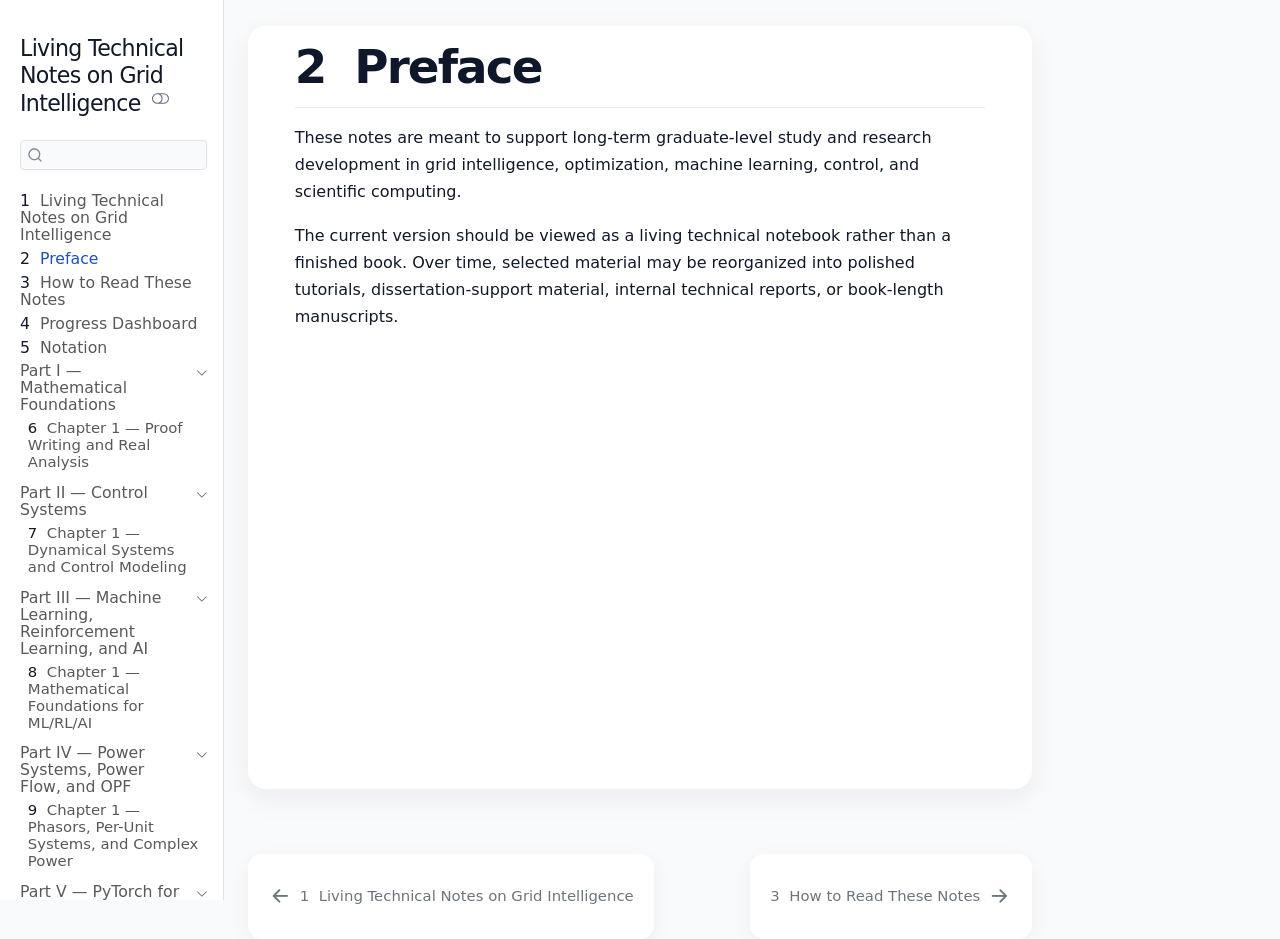
<file: docs/preface.html>
<!DOCTYPE html>
<html xmlns="http://www.w3.org/1999/xhtml" lang="en" xml:lang="en"><head>

<meta charset="utf-8">
<meta name="generator" content="quarto-1.9.38">

<meta name="viewport" content="width=device-width, initial-scale=1.0, user-scalable=yes">


<title>2&nbsp; Preface – Living Technical Notes on Grid Intelligence</title>
<style>
/* Default styles provided by pandoc.
** See https://pandoc.org/MANUAL.html#variables-for-html for config info.
*/
code{white-space: pre-wrap;}
span.smallcaps{font-variant: small-caps;}
div.columns{display: flex; gap: min(4vw, 1.5em);}
div.column{flex: auto; overflow-x: auto;}
div.hanging-indent{margin-left: 1.5em; text-indent: -1.5em;}
ul.task-list{list-style: none;}
ul.task-list li input[type="checkbox"] {
  width: 0.8em;
  margin: 0 0.8em 0.2em -1em; /* quarto-specific, see https://github.com/quarto-dev/quarto-cli/issues/4556 */ 
  vertical-align: middle;
}
</style>


<script src="site_libs/quarto-nav/quarto-nav.js"></script>
<script src="site_libs/quarto-nav/headroom.min.js"></script>
<script src="site_libs/clipboard/clipboard.min.js"></script>
<script src="site_libs/quarto-search/autocomplete.umd.js"></script>
<script src="site_libs/quarto-search/fuse.min.js"></script>
<script src="site_libs/quarto-search/quarto-search.js"></script>
<meta name="quarto:offset" content="./">
<link href="./how-to-read.html" rel="next">
<link href="./index.html" rel="prev">
<script src="site_libs/quarto-html/quarto.js" type="module"></script>
<script src="site_libs/quarto-html/tabsets/tabsets.js" type="module"></script>
<script src="site_libs/quarto-html/popper.min.js"></script>
<script src="site_libs/quarto-html/tippy.umd.min.js"></script>
<script src="site_libs/quarto-html/anchor.min.js"></script>
<link href="site_libs/quarto-html/tippy.css" rel="stylesheet">
<link href="site_libs/quarto-html/quarto-syntax-highlighting-2fcff42c67c1acfbd0d7423a1a431dc2.css" rel="stylesheet" class="quarto-color-scheme" id="quarto-text-highlighting-styles">
<link href="site_libs/quarto-html/quarto-syntax-highlighting-dark-b5e642977a5ee387b061c03982b75552.css" rel="stylesheet" class="quarto-color-scheme quarto-color-alternate" id="quarto-text-highlighting-styles">
<link href="site_libs/quarto-html/quarto-syntax-highlighting-2fcff42c67c1acfbd0d7423a1a431dc2.css" rel="stylesheet" class="quarto-color-scheme-extra" id="quarto-text-highlighting-styles">
<script src="site_libs/bootstrap/bootstrap.min.js"></script>
<link href="site_libs/bootstrap/bootstrap-icons.css" rel="stylesheet">
<link href="site_libs/bootstrap/bootstrap-91cc03fe308b1d777cb487b7ba14f07c.min.css" rel="stylesheet" append-hash="true" class="quarto-color-scheme" id="quarto-bootstrap" data-mode="light">
<link href="site_libs/bootstrap/bootstrap-dark-ea0e772b48f8cb56c4a0d9d17ad4b09f.min.css" rel="stylesheet" append-hash="true" class="quarto-color-scheme quarto-color-alternate" id="quarto-bootstrap" data-mode="dark">
<link href="site_libs/bootstrap/bootstrap-91cc03fe308b1d777cb487b7ba14f07c.min.css" rel="stylesheet" append-hash="true" class="quarto-color-scheme-extra" id="quarto-bootstrap" data-mode="light">
<script id="quarto-search-options" type="application/json">{
  "location": "sidebar",
  "copy-button": false,
  "collapse-after": 3,
  "panel-placement": "start",
  "type": "textbox",
  "limit": 50,
  "keyboard-shortcut": [
    "f",
    "/",
    "s"
  ],
  "show-item-context": false,
  "language": {
    "search-no-results-text": "No results",
    "search-matching-documents-text": "matching documents",
    "search-copy-link-title": "Copy link to search",
    "search-hide-matches-text": "Hide additional matches",
    "search-more-match-text": "more match in this document",
    "search-more-matches-text": "more matches in this document",
    "search-clear-button-title": "Clear",
    "search-text-placeholder": "",
    "search-detached-cancel-button-title": "Cancel",
    "search-submit-button-title": "Submit",
    "search-label": "Search"
  }
}</script>
<style>html{ scroll-behavior: smooth; }</style>


</head>

<body class="nav-sidebar docked quarto-light"><script id="quarto-html-before-body" type="application/javascript">
    const toggleBodyColorMode = (bsSheetEl) => {
      const mode = bsSheetEl.getAttribute("data-mode");
      const bodyEl = window.document.querySelector("body");
      if (mode === "dark") {
        bodyEl.classList.add("quarto-dark");
        bodyEl.classList.remove("quarto-light");
      } else {
        bodyEl.classList.add("quarto-light");
        bodyEl.classList.remove("quarto-dark");
      }
    }
    const toggleBodyColorPrimary = () => {
      const bsSheetEl = window.document.querySelector("link#quarto-bootstrap:not([rel=disabled-stylesheet])");
      if (bsSheetEl) {
        toggleBodyColorMode(bsSheetEl);
      }
    }
    const setColorSchemeToggle = (alternate) => {
      const toggles = window.document.querySelectorAll('.quarto-color-scheme-toggle');
      for (let i=0; i < toggles.length; i++) {
        const toggle = toggles[i];
        if (toggle) {
          if (alternate) {
            toggle.classList.add("alternate");
          } else {
            toggle.classList.remove("alternate");
          }
        }
      }
    };
    const toggleColorMode = (alternate) => {
      // Switch the stylesheets
      const primaryStylesheets = window.document.querySelectorAll('link.quarto-color-scheme:not(.quarto-color-alternate)');
      const alternateStylesheets = window.document.querySelectorAll('link.quarto-color-scheme.quarto-color-alternate');
      manageTransitions('#quarto-margin-sidebar .nav-link', false);
      if (alternate) {
        // note: dark is layered on light, we don't disable primary!
        enableStylesheet(alternateStylesheets);
        for (const sheetNode of alternateStylesheets) {
          if (sheetNode.id === "quarto-bootstrap") {
            toggleBodyColorMode(sheetNode);
          }
        }
      } else {
        disableStylesheet(alternateStylesheets);
        enableStylesheet(primaryStylesheets)
        toggleBodyColorPrimary();
      }
      manageTransitions('#quarto-margin-sidebar .nav-link', true);
      // Switch the toggles
      setColorSchemeToggle(alternate)
      // Hack to workaround the fact that safari doesn't
      // properly recolor the scrollbar when toggling (#1455)
      if (navigator.userAgent.indexOf('Safari') > 0 && navigator.userAgent.indexOf('Chrome') == -1) {
        manageTransitions("body", false);
        window.scrollTo(0, 1);
        setTimeout(() => {
          window.scrollTo(0, 0);
          manageTransitions("body", true);
        }, 40);
      }
    }
    const disableStylesheet = (stylesheets) => {
      for (let i=0; i < stylesheets.length; i++) {
        const stylesheet = stylesheets[i];
        stylesheet.rel = 'disabled-stylesheet';
      }
    }
    const enableStylesheet = (stylesheets) => {
      for (let i=0; i < stylesheets.length; i++) {
        const stylesheet = stylesheets[i];
        if(stylesheet.rel !== 'stylesheet') { // for Chrome, which will still FOUC without this check
          stylesheet.rel = 'stylesheet';
        }
      }
    }
    const manageTransitions = (selector, allowTransitions) => {
      const els = window.document.querySelectorAll(selector);
      for (let i=0; i < els.length; i++) {
        const el = els[i];
        if (allowTransitions) {
          el.classList.remove('notransition');
        } else {
          el.classList.add('notransition');
        }
      }
    }
    const isFileUrl = () => {
      return window.location.protocol === 'file:';
    }
    const hasAlternateSentinel = () => {
      let styleSentinel = getColorSchemeSentinel();
      if (styleSentinel !== null) {
        return styleSentinel === "alternate";
      } else {
        return false;
      }
    }
    const setStyleSentinel = (alternate) => {
      const value = alternate ? "alternate" : "default";
      if (!isFileUrl()) {
        window.localStorage.setItem("quarto-color-scheme", value);
      } else {
        localAlternateSentinel = value;
      }
    }
    const getColorSchemeSentinel = () => {
      if (!isFileUrl()) {
        const storageValue = window.localStorage.getItem("quarto-color-scheme");
        return storageValue != null ? storageValue : localAlternateSentinel;
      } else {
        return localAlternateSentinel;
      }
    }
    const toggleGiscusIfUsed = (isAlternate, darkModeDefault) => {
      const baseTheme = document.querySelector('#giscus-base-theme')?.value ?? 'light';
      const alternateTheme = document.querySelector('#giscus-alt-theme')?.value ?? 'dark';
      let newTheme = '';
      if(authorPrefersDark) {
        newTheme = isAlternate ? baseTheme : alternateTheme;
      } else {
        newTheme = isAlternate ? alternateTheme : baseTheme;
      }
      const changeGiscusTheme = () => {
        // From: https://github.com/giscus/giscus/issues/336
        const sendMessage = (message) => {
          const iframe = document.querySelector('iframe.giscus-frame');
          if (!iframe) return;
          iframe.contentWindow.postMessage({ giscus: message }, 'https://giscus.app');
        }
        sendMessage({
          setConfig: {
            theme: newTheme
          }
        });
      }
      const isGiscussLoaded = window.document.querySelector('iframe.giscus-frame') !== null;
      if (isGiscussLoaded) {
        changeGiscusTheme();
      }
    };
    const authorPrefersDark = false;
    const darkModeDefault = authorPrefersDark;
      document.querySelector('link#quarto-text-highlighting-styles.quarto-color-scheme-extra').rel = 'disabled-stylesheet';
      document.querySelector('link#quarto-bootstrap.quarto-color-scheme-extra').rel = 'disabled-stylesheet';
    let localAlternateSentinel = darkModeDefault ? 'alternate' : 'default';
    // Dark / light mode switch
    window.quartoToggleColorScheme = () => {
      // Read the current dark / light value
      let toAlternate = !hasAlternateSentinel();
      toggleColorMode(toAlternate);
      setStyleSentinel(toAlternate);
      toggleGiscusIfUsed(toAlternate, darkModeDefault);
      window.dispatchEvent(new Event('resize'));
    };
    // Switch to dark mode if need be
    if (hasAlternateSentinel()) {
      toggleColorMode(true);
    } else {
      toggleColorMode(false);
    }
  </script>

<div id="quarto-search-results"></div>
  <header id="quarto-header" class="headroom fixed-top">
  <nav class="quarto-secondary-nav">
    <div class="container-fluid d-flex">
      <button type="button" class="quarto-btn-toggle btn" data-bs-toggle="collapse" role="button" data-bs-target=".quarto-sidebar-collapse-item" aria-controls="quarto-sidebar" aria-expanded="false" aria-label="Toggle sidebar navigation" onclick="if (window.quartoToggleHeadroom) { window.quartoToggleHeadroom(); }">
        <i class="bi bi-layout-text-sidebar-reverse"></i>
      </button>
        <nav class="quarto-page-breadcrumbs" aria-label="breadcrumb"><ol class="breadcrumb"><li class="breadcrumb-item"><a href="./preface.html"><span class="chapter-number">2</span>&nbsp; <span class="chapter-title">Preface</span></a></li></ol></nav>
        <a class="flex-grow-1" role="navigation" data-bs-toggle="collapse" data-bs-target=".quarto-sidebar-collapse-item" aria-controls="quarto-sidebar" aria-expanded="false" aria-label="Toggle sidebar navigation" onclick="if (window.quartoToggleHeadroom) { window.quartoToggleHeadroom(); }">      
        </a>
      <button type="button" class="btn quarto-search-button" aria-label="Search" onclick="window.quartoOpenSearch();">
        <i class="bi bi-search"></i>
      </button>
    </div>
  </nav>
</header>
<!-- content -->
<div id="quarto-content" class="quarto-container page-columns page-rows-contents page-layout-article">
<!-- sidebar -->
  <nav id="quarto-sidebar" class="sidebar collapse collapse-horizontal quarto-sidebar-collapse-item sidebar-navigation docked overflow-auto">
    <div class="pt-lg-2 mt-2 text-left sidebar-header">
    <div class="sidebar-title mb-0 py-0">
      <a href="./">Living Technical Notes on Grid Intelligence</a> 
        <div class="sidebar-tools-main">
  <a href="" class="quarto-color-scheme-toggle quarto-navigation-tool  px-1" onclick="window.quartoToggleColorScheme(); return false;" title="Toggle dark mode"><i class="bi"></i></a>
</div>
    </div>
      </div>
        <div class="mt-2 flex-shrink-0 align-items-center">
        <div class="sidebar-search">
        <div id="quarto-search" class="" title="Search"></div>
        </div>
        </div>
    <div class="sidebar-menu-container"> 
    <ul class="list-unstyled mt-1">
        <li class="sidebar-item">
  <div class="sidebar-item-container"> 
  <a href="./index.html" class="sidebar-item-text sidebar-link">
 <span class="menu-text"><span class="chapter-number">1</span>&nbsp; <span class="chapter-title">Living Technical Notes on Grid Intelligence</span></span></a>
  </div>
</li>
        <li class="sidebar-item">
  <div class="sidebar-item-container"> 
  <a href="./preface.html" class="sidebar-item-text sidebar-link active">
 <span class="menu-text"><span class="chapter-number">2</span>&nbsp; <span class="chapter-title">Preface</span></span></a>
  </div>
</li>
        <li class="sidebar-item">
  <div class="sidebar-item-container"> 
  <a href="./how-to-read.html" class="sidebar-item-text sidebar-link">
 <span class="menu-text"><span class="chapter-number">3</span>&nbsp; <span class="chapter-title">How to Read These Notes</span></span></a>
  </div>
</li>
        <li class="sidebar-item">
  <div class="sidebar-item-container"> 
  <a href="./progress.html" class="sidebar-item-text sidebar-link">
 <span class="menu-text"><span class="chapter-number">4</span>&nbsp; <span class="chapter-title">Progress Dashboard</span></span></a>
  </div>
</li>
        <li class="sidebar-item">
  <div class="sidebar-item-container"> 
  <a href="./notation.html" class="sidebar-item-text sidebar-link">
 <span class="menu-text"><span class="chapter-number">5</span>&nbsp; <span class="chapter-title">Notation</span></span></a>
  </div>
</li>
        <li class="sidebar-item sidebar-item-section">
      <div class="sidebar-item-container"> 
            <a class="sidebar-item-text sidebar-link text-start" data-bs-toggle="collapse" data-bs-target="#quarto-sidebar-section-1" role="navigation" aria-expanded="true">
 <span class="menu-text">Part I — Mathematical Foundations</span></a>
          <a class="sidebar-item-toggle text-start" data-bs-toggle="collapse" data-bs-target="#quarto-sidebar-section-1" role="navigation" aria-expanded="true" aria-label="Toggle section">
            <i class="bi bi-chevron-right ms-2"></i>
          </a> 
      </div>
      <ul id="quarto-sidebar-section-1" class="collapse list-unstyled sidebar-section depth1 show">  
          <li class="sidebar-item">
  <div class="sidebar-item-container"> 
  <a href="./part-i-math/01-proof-writing-real-analysis.html" class="sidebar-item-text sidebar-link">
 <span class="menu-text"><span class="chapter-number">6</span>&nbsp; <span class="chapter-title">Chapter 1 — Proof Writing and Real Analysis</span></span></a>
  </div>
</li>
      </ul>
  </li>
        <li class="sidebar-item sidebar-item-section">
      <div class="sidebar-item-container"> 
            <a class="sidebar-item-text sidebar-link text-start" data-bs-toggle="collapse" data-bs-target="#quarto-sidebar-section-2" role="navigation" aria-expanded="true">
 <span class="menu-text">Part II — Control Systems</span></a>
          <a class="sidebar-item-toggle text-start" data-bs-toggle="collapse" data-bs-target="#quarto-sidebar-section-2" role="navigation" aria-expanded="true" aria-label="Toggle section">
            <i class="bi bi-chevron-right ms-2"></i>
          </a> 
      </div>
      <ul id="quarto-sidebar-section-2" class="collapse list-unstyled sidebar-section depth1 show">  
          <li class="sidebar-item">
  <div class="sidebar-item-container"> 
  <a href="./part-ii-control/01-control-modeling.html" class="sidebar-item-text sidebar-link">
 <span class="menu-text"><span class="chapter-number">7</span>&nbsp; <span class="chapter-title">Chapter 1 — Dynamical Systems and Control Modeling</span></span></a>
  </div>
</li>
      </ul>
  </li>
        <li class="sidebar-item sidebar-item-section">
      <div class="sidebar-item-container"> 
            <a class="sidebar-item-text sidebar-link text-start" data-bs-toggle="collapse" data-bs-target="#quarto-sidebar-section-3" role="navigation" aria-expanded="true">
 <span class="menu-text">Part III — Machine Learning, Reinforcement Learning, and AI</span></a>
          <a class="sidebar-item-toggle text-start" data-bs-toggle="collapse" data-bs-target="#quarto-sidebar-section-3" role="navigation" aria-expanded="true" aria-label="Toggle section">
            <i class="bi bi-chevron-right ms-2"></i>
          </a> 
      </div>
      <ul id="quarto-sidebar-section-3" class="collapse list-unstyled sidebar-section depth1 show">  
          <li class="sidebar-item">
  <div class="sidebar-item-container"> 
  <a href="./part-iii-ml-ai/01-ml-foundations.html" class="sidebar-item-text sidebar-link">
 <span class="menu-text"><span class="chapter-number">8</span>&nbsp; <span class="chapter-title">Chapter 1 — Mathematical Foundations for ML/RL/AI</span></span></a>
  </div>
</li>
      </ul>
  </li>
        <li class="sidebar-item sidebar-item-section">
      <div class="sidebar-item-container"> 
            <a class="sidebar-item-text sidebar-link text-start" data-bs-toggle="collapse" data-bs-target="#quarto-sidebar-section-4" role="navigation" aria-expanded="true">
 <span class="menu-text">Part IV — Power Systems, Power Flow, and OPF</span></a>
          <a class="sidebar-item-toggle text-start" data-bs-toggle="collapse" data-bs-target="#quarto-sidebar-section-4" role="navigation" aria-expanded="true" aria-label="Toggle section">
            <i class="bi bi-chevron-right ms-2"></i>
          </a> 
      </div>
      <ul id="quarto-sidebar-section-4" class="collapse list-unstyled sidebar-section depth1 show">  
          <li class="sidebar-item">
  <div class="sidebar-item-container"> 
  <a href="./part-iv-power-opf/01-phasors-per-unit-complex-power.html" class="sidebar-item-text sidebar-link">
 <span class="menu-text"><span class="chapter-number">9</span>&nbsp; <span class="chapter-title">Chapter 1 — Phasors, Per-Unit Systems, and Complex Power</span></span></a>
  </div>
</li>
      </ul>
  </li>
        <li class="sidebar-item sidebar-item-section">
      <div class="sidebar-item-container"> 
            <a class="sidebar-item-text sidebar-link text-start" data-bs-toggle="collapse" data-bs-target="#quarto-sidebar-section-5" role="navigation" aria-expanded="true">
 <span class="menu-text">Part V — PyTorch for Research Implementation</span></a>
          <a class="sidebar-item-toggle text-start" data-bs-toggle="collapse" data-bs-target="#quarto-sidebar-section-5" role="navigation" aria-expanded="true" aria-label="Toggle section">
            <i class="bi bi-chevron-right ms-2"></i>
          </a> 
      </div>
      <ul id="quarto-sidebar-section-5" class="collapse list-unstyled sidebar-section depth1 show">  
          <li class="sidebar-item">
  <div class="sidebar-item-container"> 
  <a href="./part-v-pytorch/01-computational-graphs-autodiff.html" class="sidebar-item-text sidebar-link">
 <span class="menu-text"><span class="chapter-number">10</span>&nbsp; <span class="chapter-title">Chapter 1 — Computational Graphs and Automatic Differentiation</span></span></a>
  </div>
</li>
      </ul>
  </li>
        <li class="sidebar-item sidebar-item-section">
      <div class="sidebar-item-container"> 
            <a class="sidebar-item-text sidebar-link text-start" data-bs-toggle="collapse" data-bs-target="#quarto-sidebar-section-6" role="navigation" aria-expanded="true">
 <span class="menu-text">Part VI — Parallel Computing and Scientific Software Performance</span></a>
          <a class="sidebar-item-toggle text-start" data-bs-toggle="collapse" data-bs-target="#quarto-sidebar-section-6" role="navigation" aria-expanded="true" aria-label="Toggle section">
            <i class="bi bi-chevron-right ms-2"></i>
          </a> 
      </div>
      <ul id="quarto-sidebar-section-6" class="collapse list-unstyled sidebar-section depth1 show">  
          <li class="sidebar-item">
  <div class="sidebar-item-container"> 
  <a href="./part-vi-parallel/01-performance-foundations.html" class="sidebar-item-text sidebar-link">
 <span class="menu-text"><span class="chapter-number">11</span>&nbsp; <span class="chapter-title">Chapter 1 — Performance Foundations</span></span></a>
  </div>
</li>
      </ul>
  </li>
        <li class="sidebar-item">
  <div class="sidebar-item-container"> 
  <a href="./appendices/software-setup.html" class="sidebar-item-text sidebar-link">
 <span class="menu-text"><span class="chapter-number">12</span>&nbsp; <span class="chapter-title">Software Setup</span></span></a>
  </div>
</li>
        <li class="sidebar-item">
  <div class="sidebar-item-container"> 
  <a href="./references.html" class="sidebar-item-text sidebar-link">
 <span class="menu-text"><span class="chapter-number">13</span>&nbsp; <span class="chapter-title">References</span></span></a>
  </div>
</li>
    </ul>
    </div>
</nav>
<div id="quarto-sidebar-glass" class="quarto-sidebar-collapse-item" data-bs-toggle="collapse" data-bs-target=".quarto-sidebar-collapse-item"></div>
<!-- margin-sidebar -->
    <div id="quarto-margin-sidebar" class="sidebar margin-sidebar zindex-bottom">
        
    </div>
<!-- main -->
<main class="content" id="quarto-document-content">


<header id="title-block-header" class="quarto-title-block default">
<div class="quarto-title">
<h1 class="title"><span class="chapter-number">2</span>&nbsp; <span class="chapter-title">Preface</span></h1>
</div>



<div class="quarto-title-meta">

    
  
    
  </div>
  


</header>


<p>These notes are meant to support long-term graduate-level study and research development in grid intelligence, optimization, machine learning, control, and scientific computing.</p>
<p>The current version should be viewed as a living technical notebook rather than a finished book. Over time, selected material may be reorganized into polished tutorials, dissertation-support material, internal technical reports, or book-length manuscripts.</p>



</main> <!-- /main -->
<script id="quarto-html-after-body" type="application/javascript">
  window.document.addEventListener("DOMContentLoaded", function (event) {
    // Ensure there is a toggle, if there isn't float one in the top right
    if (window.document.querySelector('.quarto-color-scheme-toggle') === null) {
      const a = window.document.createElement('a');
      a.classList.add('top-right');
      a.classList.add('quarto-color-scheme-toggle');
      a.href = "";
      a.onclick = function() { try { window.quartoToggleColorScheme(); } catch {} return false; };
      const i = window.document.createElement("i");
      i.classList.add('bi');
      a.appendChild(i);
      window.document.body.appendChild(a);
    }
    setColorSchemeToggle(hasAlternateSentinel())
    const icon = "";
    const anchorJS = new window.AnchorJS();
    anchorJS.options = {
      placement: 'right',
      icon: icon
    };
    anchorJS.add('.anchored');
    const isCodeAnnotation = (el) => {
      for (const clz of el.classList) {
        if (clz.startsWith('code-annotation-')) {                     
          return true;
        }
      }
      return false;
    }
    const onCopySuccess = function(e) {
      // button target
      const button = e.trigger;
      // don't keep focus
      button.blur();
      // flash "checked"
      button.classList.add('code-copy-button-checked');
      var currentTitle = button.getAttribute("title");
      button.setAttribute("title", "Copied!");
      let tooltip;
      if (window.bootstrap) {
        button.setAttribute("data-bs-toggle", "tooltip");
        button.setAttribute("data-bs-placement", "left");
        button.setAttribute("data-bs-title", "Copied!");
        tooltip = new bootstrap.Tooltip(button, 
          { trigger: "manual", 
            customClass: "code-copy-button-tooltip",
            offset: [0, -8]});
        tooltip.show();    
      }
      setTimeout(function() {
        if (tooltip) {
          tooltip.hide();
          button.removeAttribute("data-bs-title");
          button.removeAttribute("data-bs-toggle");
          button.removeAttribute("data-bs-placement");
        }
        button.setAttribute("title", currentTitle);
        button.classList.remove('code-copy-button-checked');
      }, 1000);
      // clear code selection
      e.clearSelection();
    }
    const getTextToCopy = function(trigger) {
      const outerScaffold = trigger.parentElement.cloneNode(true);
      const codeEl = outerScaffold.querySelector('code');
      for (const childEl of codeEl.children) {
        if (isCodeAnnotation(childEl)) {
          childEl.remove();
        }
      }
      return codeEl.innerText;
    }
    const clipboard = new window.ClipboardJS('.code-copy-button:not([data-in-quarto-modal])', {
      text: getTextToCopy
    });
    clipboard.on('success', onCopySuccess);
    if (window.document.getElementById('quarto-embedded-source-code-modal')) {
      const clipboardModal = new window.ClipboardJS('.code-copy-button[data-in-quarto-modal]', {
        text: getTextToCopy,
        container: window.document.getElementById('quarto-embedded-source-code-modal')
      });
      clipboardModal.on('success', onCopySuccess);
    }
      var localhostRegex = new RegExp(/^(?:http|https):\/\/localhost\:?[0-9]*\//);
      var mailtoRegex = new RegExp(/^mailto:/);
        var filterRegex = new RegExp('/' + window.location.host + '/');
      var isInternal = (href) => {
          return filterRegex.test(href) || localhostRegex.test(href) || mailtoRegex.test(href);
      }
      // Inspect non-navigation links and adorn them if external
     var links = window.document.querySelectorAll('a[href]:not(.nav-link):not(.navbar-brand):not(.toc-action):not(.sidebar-link):not(.sidebar-item-toggle):not(.pagination-link):not(.no-external):not([aria-hidden]):not(.dropdown-item):not(.quarto-navigation-tool):not(.about-link)');
      for (var i=0; i<links.length; i++) {
        const link = links[i];
        if (!isInternal(link.href)) {
          // undo the damage that might have been done by quarto-nav.js in the case of
          // links that we want to consider external
          if (link.dataset.originalHref !== undefined) {
            link.href = link.dataset.originalHref;
          }
            // target, if specified
            link.setAttribute("target", "_blank");
            if (link.getAttribute("rel") === null) {
              link.setAttribute("rel", "noopener");
            }
        }
      }
    function tippyHover(el, contentFn, onTriggerFn, onUntriggerFn) {
      const config = {
        allowHTML: true,
        maxWidth: 500,
        delay: 100,
        arrow: false,
        appendTo: function(el) {
            return el.parentElement;
        },
        interactive: true,
        interactiveBorder: 10,
        theme: 'quarto',
        placement: 'bottom-start',
      };
      if (contentFn) {
        config.content = contentFn;
      }
      if (onTriggerFn) {
        config.onTrigger = onTriggerFn;
      }
      if (onUntriggerFn) {
        config.onUntrigger = onUntriggerFn;
      }
      window.tippy(el, config); 
    }
    const noterefs = window.document.querySelectorAll('a[role="doc-noteref"]');
    for (var i=0; i<noterefs.length; i++) {
      const ref = noterefs[i];
      tippyHover(ref, function() {
        // use id or data attribute instead here
        let href = ref.getAttribute('data-footnote-href') || ref.getAttribute('href');
        try { href = new URL(href).hash; } catch {}
        const id = href.replace(/^#\/?/, "");
        const note = window.document.getElementById(id);
        if (note) {
          return note.innerHTML;
        } else {
          return "";
        }
      });
    }
    const xrefs = window.document.querySelectorAll('a.quarto-xref');
    const processXRef = (id, note) => {
      // Strip column container classes
      const stripColumnClz = (el) => {
        el.classList.remove("page-full", "page-columns");
        if (el.children) {
          for (const child of el.children) {
            stripColumnClz(child);
          }
        }
      }
      stripColumnClz(note)
      if (id === null || id.startsWith('sec-')) {
        // Special case sections, only their first couple elements
        const container = document.createElement("div");
        if (note.children && note.children.length > 2) {
          container.appendChild(note.children[0].cloneNode(true));
          for (let i = 1; i < note.children.length; i++) {
            const child = note.children[i];
            if (child.tagName === "P" && child.innerText === "") {
              continue;
            } else {
              container.appendChild(child.cloneNode(true));
              break;
            }
          }
          if (window.Quarto?.typesetMath) {
            window.Quarto.typesetMath(container);
          }
          return container.innerHTML
        } else {
          if (window.Quarto?.typesetMath) {
            window.Quarto.typesetMath(note);
          }
          return note.innerHTML;
        }
      } else {
        // Remove any anchor links if they are present
        const anchorLink = note.querySelector('a.anchorjs-link');
        if (anchorLink) {
          anchorLink.remove();
        }
        if (window.Quarto?.typesetMath) {
          window.Quarto.typesetMath(note);
        }
        if (note.classList.contains("callout")) {
          return note.outerHTML;
        } else {
          return note.innerHTML;
        }
      }
    }
    for (var i=0; i<xrefs.length; i++) {
      const xref = xrefs[i];
      tippyHover(xref, undefined, function(instance) {
        instance.disable();
        let url = xref.getAttribute('href');
        let hash = undefined; 
        if (url.startsWith('#')) {
          hash = url;
        } else {
          try { hash = new URL(url).hash; } catch {}
        }
        if (hash) {
          const id = hash.replace(/^#\/?/, "");
          const note = window.document.getElementById(id);
          if (note !== null) {
            try {
              const html = processXRef(id, note.cloneNode(true));
              instance.setContent(html);
            } finally {
              instance.enable();
              instance.show();
            }
          } else {
            // See if we can fetch this
            fetch(url.split('#')[0])
            .then(res => res.text())
            .then(html => {
              const parser = new DOMParser();
              const htmlDoc = parser.parseFromString(html, "text/html");
              const note = htmlDoc.getElementById(id);
              if (note !== null) {
                const html = processXRef(id, note);
                instance.setContent(html);
              } 
            }).finally(() => {
              instance.enable();
              instance.show();
            });
          }
        } else {
          // See if we can fetch a full url (with no hash to target)
          // This is a special case and we should probably do some content thinning / targeting
          fetch(url)
          .then(res => res.text())
          .then(html => {
            const parser = new DOMParser();
            const htmlDoc = parser.parseFromString(html, "text/html");
            const note = htmlDoc.querySelector('main.content');
            if (note !== null) {
              // This should only happen for chapter cross references
              // (since there is no id in the URL)
              // remove the first header
              if (note.children.length > 0 && note.children[0].tagName === "HEADER") {
                note.children[0].remove();
              }
              const html = processXRef(null, note);
              instance.setContent(html);
            } 
          }).finally(() => {
            instance.enable();
            instance.show();
          });
        }
      }, function(instance) {
      });
    }
        let selectedAnnoteEl;
        const selectorForAnnotation = ( cell, annotation) => {
          let cellAttr = 'data-code-cell="' + cell + '"';
          let lineAttr = 'data-code-annotation="' +  annotation + '"';
          const selector = 'span[' + cellAttr + '][' + lineAttr + ']';
          return selector;
        }
        const selectCodeLines = (annoteEl) => {
          const doc = window.document;
          const targetCell = annoteEl.getAttribute("data-target-cell");
          const targetAnnotation = annoteEl.getAttribute("data-target-annotation");
          const annoteSpan = window.document.querySelector(selectorForAnnotation(targetCell, targetAnnotation));
          const lines = annoteSpan.getAttribute("data-code-lines").split(",");
          const lineIds = lines.map((line) => {
            return targetCell + "-" + line;
          })
          let top = null;
          let height = null;
          let parent = null;
          if (lineIds.length > 0) {
              //compute the position of the single el (top and bottom and make a div)
              const el = window.document.getElementById(lineIds[0]);
              top = el.offsetTop;
              height = el.offsetHeight;
              parent = el.parentElement.parentElement;
            if (lineIds.length > 1) {
              const lastEl = window.document.getElementById(lineIds[lineIds.length - 1]);
              const bottom = lastEl.offsetTop + lastEl.offsetHeight;
              height = bottom - top;
            }
            if (top !== null && height !== null && parent !== null) {
              // cook up a div (if necessary) and position it 
              let div = window.document.getElementById("code-annotation-line-highlight");
              if (div === null) {
                div = window.document.createElement("div");
                div.setAttribute("id", "code-annotation-line-highlight");
                div.style.position = 'absolute';
                parent.appendChild(div);
              }
              div.style.top = top - 2 + "px";
              div.style.height = height + 4 + "px";
              div.style.left = 0;
              let gutterDiv = window.document.getElementById("code-annotation-line-highlight-gutter");
              if (gutterDiv === null) {
                gutterDiv = window.document.createElement("div");
                gutterDiv.setAttribute("id", "code-annotation-line-highlight-gutter");
                gutterDiv.style.position = 'absolute';
                const codeCell = window.document.getElementById(targetCell);
                const gutter = codeCell.querySelector('.code-annotation-gutter');
                gutter.appendChild(gutterDiv);
              }
              gutterDiv.style.top = top - 2 + "px";
              gutterDiv.style.height = height + 4 + "px";
            }
            selectedAnnoteEl = annoteEl;
          }
        };
        const unselectCodeLines = () => {
          const elementsIds = ["code-annotation-line-highlight", "code-annotation-line-highlight-gutter"];
          elementsIds.forEach((elId) => {
            const div = window.document.getElementById(elId);
            if (div) {
              div.remove();
            }
          });
          selectedAnnoteEl = undefined;
        };
          // Handle positioning of the toggle
      window.addEventListener(
        "resize",
        throttle(() => {
          elRect = undefined;
          if (selectedAnnoteEl) {
            selectCodeLines(selectedAnnoteEl);
          }
        }, 10)
      );
      function throttle(fn, ms) {
      let throttle = false;
      let timer;
        return (...args) => {
          if(!throttle) { // first call gets through
              fn.apply(this, args);
              throttle = true;
          } else { // all the others get throttled
              if(timer) clearTimeout(timer); // cancel #2
              timer = setTimeout(() => {
                fn.apply(this, args);
                timer = throttle = false;
              }, ms);
          }
        };
      }
        // Attach click handler to the DT
        const annoteDls = window.document.querySelectorAll('dt[data-target-cell]');
        for (const annoteDlNode of annoteDls) {
          annoteDlNode.addEventListener('click', (event) => {
            const clickedEl = event.target;
            if (clickedEl !== selectedAnnoteEl) {
              unselectCodeLines();
              const activeEl = window.document.querySelector('dt[data-target-cell].code-annotation-active');
              if (activeEl) {
                activeEl.classList.remove('code-annotation-active');
              }
              selectCodeLines(clickedEl);
              clickedEl.classList.add('code-annotation-active');
            } else {
              // Unselect the line
              unselectCodeLines();
              clickedEl.classList.remove('code-annotation-active');
            }
          });
        }
    const findCites = (el) => {
      const parentEl = el.parentElement;
      if (parentEl) {
        const cites = parentEl.dataset.cites;
        if (cites) {
          return {
            el,
            cites: cites.split(' ')
          };
        } else {
          return findCites(el.parentElement)
        }
      } else {
        return undefined;
      }
    };
    var bibliorefs = window.document.querySelectorAll('a[role="doc-biblioref"]');
    for (var i=0; i<bibliorefs.length; i++) {
      const ref = bibliorefs[i];
      const citeInfo = findCites(ref);
      if (citeInfo) {
        tippyHover(citeInfo.el, function() {
          var popup = window.document.createElement('div');
          citeInfo.cites.forEach(function(cite) {
            var citeDiv = window.document.createElement('div');
            citeDiv.classList.add('hanging-indent');
            citeDiv.classList.add('csl-entry');
            var biblioDiv = window.document.getElementById('ref-' + cite);
            if (biblioDiv) {
              citeDiv.innerHTML = biblioDiv.innerHTML;
            }
            popup.appendChild(citeDiv);
          });
          return popup.innerHTML;
        });
      }
    }
  });
  </script>
<nav class="page-navigation">
  <div class="nav-page nav-page-previous">
      <a href="./index.html" class="pagination-link" aria-label="Living Technical Notes on Grid Intelligence">
        <i class="bi bi-arrow-left-short"></i> <span class="nav-page-text"><span class="chapter-number">1</span>&nbsp; <span class="chapter-title">Living Technical Notes on Grid Intelligence</span></span>
      </a>          
  </div>
  <div class="nav-page nav-page-next">
      <a href="./how-to-read.html" class="pagination-link" aria-label="How to Read These Notes">
        <span class="nav-page-text"><span class="chapter-number">3</span>&nbsp; <span class="chapter-title">How to Read These Notes</span></span> <i class="bi bi-arrow-right-short"></i>
      </a>
  </div>
</nav>
</div> <!-- /content -->




<script src="site_libs/quarto-html/zenscroll-min.js"></script>
</body></html>
</file>
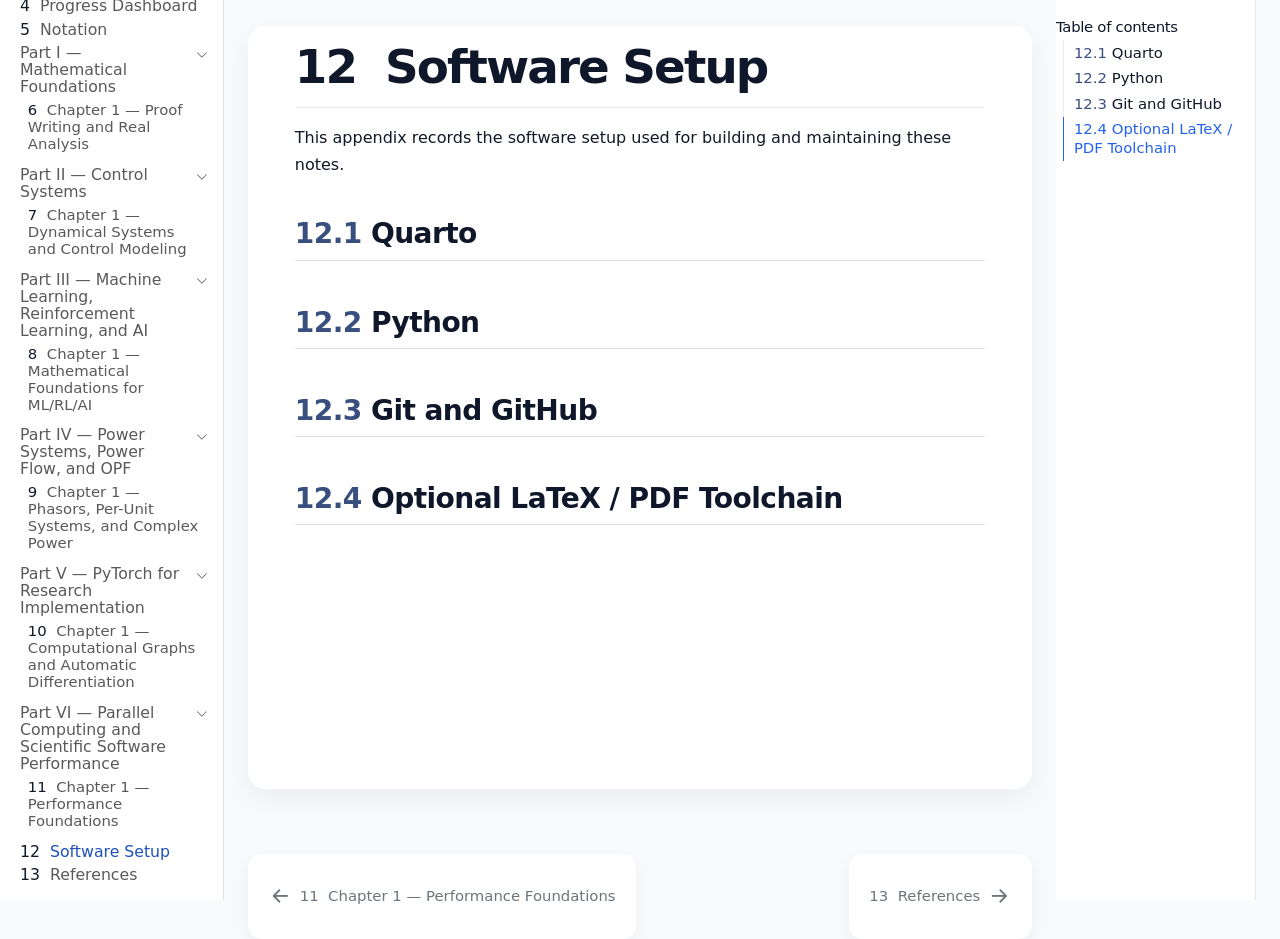
<file: docs/appendices/software-setup.html>
<!DOCTYPE html>
<html xmlns="http://www.w3.org/1999/xhtml" lang="en" xml:lang="en"><head>

<meta charset="utf-8">
<meta name="generator" content="quarto-1.9.38">

<meta name="viewport" content="width=device-width, initial-scale=1.0, user-scalable=yes">


<title>12&nbsp; Software Setup – Living Technical Notes on Grid Intelligence</title>
<style>
/* Default styles provided by pandoc.
** See https://pandoc.org/MANUAL.html#variables-for-html for config info.
*/
code{white-space: pre-wrap;}
span.smallcaps{font-variant: small-caps;}
div.columns{display: flex; gap: min(4vw, 1.5em);}
div.column{flex: auto; overflow-x: auto;}
div.hanging-indent{margin-left: 1.5em; text-indent: -1.5em;}
ul.task-list{list-style: none;}
ul.task-list li input[type="checkbox"] {
  width: 0.8em;
  margin: 0 0.8em 0.2em -1em; /* quarto-specific, see https://github.com/quarto-dev/quarto-cli/issues/4556 */ 
  vertical-align: middle;
}
</style>


<script src="../site_libs/quarto-nav/quarto-nav.js"></script>
<script src="../site_libs/quarto-nav/headroom.min.js"></script>
<script src="../site_libs/clipboard/clipboard.min.js"></script>
<script src="../site_libs/quarto-search/autocomplete.umd.js"></script>
<script src="../site_libs/quarto-search/fuse.min.js"></script>
<script src="../site_libs/quarto-search/quarto-search.js"></script>
<meta name="quarto:offset" content="../">
<link href="../references.html" rel="next">
<link href="../part-vi-parallel/01-performance-foundations.html" rel="prev">
<script src="../site_libs/quarto-html/quarto.js" type="module"></script>
<script src="../site_libs/quarto-html/tabsets/tabsets.js" type="module"></script>
<script src="../site_libs/quarto-html/popper.min.js"></script>
<script src="../site_libs/quarto-html/tippy.umd.min.js"></script>
<script src="../site_libs/quarto-html/anchor.min.js"></script>
<link href="../site_libs/quarto-html/tippy.css" rel="stylesheet">
<link href="../site_libs/quarto-html/quarto-syntax-highlighting-2fcff42c67c1acfbd0d7423a1a431dc2.css" rel="stylesheet" class="quarto-color-scheme" id="quarto-text-highlighting-styles">
<link href="../site_libs/quarto-html/quarto-syntax-highlighting-dark-b5e642977a5ee387b061c03982b75552.css" rel="stylesheet" class="quarto-color-scheme quarto-color-alternate" id="quarto-text-highlighting-styles">
<link href="../site_libs/quarto-html/quarto-syntax-highlighting-2fcff42c67c1acfbd0d7423a1a431dc2.css" rel="stylesheet" class="quarto-color-scheme-extra" id="quarto-text-highlighting-styles">
<script src="../site_libs/bootstrap/bootstrap.min.js"></script>
<link href="../site_libs/bootstrap/bootstrap-icons.css" rel="stylesheet">
<link href="../site_libs/bootstrap/bootstrap-91cc03fe308b1d777cb487b7ba14f07c.min.css" rel="stylesheet" append-hash="true" class="quarto-color-scheme" id="quarto-bootstrap" data-mode="light">
<link href="../site_libs/bootstrap/bootstrap-dark-ea0e772b48f8cb56c4a0d9d17ad4b09f.min.css" rel="stylesheet" append-hash="true" class="quarto-color-scheme quarto-color-alternate" id="quarto-bootstrap" data-mode="dark">
<link href="../site_libs/bootstrap/bootstrap-91cc03fe308b1d777cb487b7ba14f07c.min.css" rel="stylesheet" append-hash="true" class="quarto-color-scheme-extra" id="quarto-bootstrap" data-mode="light">
<script id="quarto-search-options" type="application/json">{
  "location": "sidebar",
  "copy-button": false,
  "collapse-after": 3,
  "panel-placement": "start",
  "type": "textbox",
  "limit": 50,
  "keyboard-shortcut": [
    "f",
    "/",
    "s"
  ],
  "show-item-context": false,
  "language": {
    "search-no-results-text": "No results",
    "search-matching-documents-text": "matching documents",
    "search-copy-link-title": "Copy link to search",
    "search-hide-matches-text": "Hide additional matches",
    "search-more-match-text": "more match in this document",
    "search-more-matches-text": "more matches in this document",
    "search-clear-button-title": "Clear",
    "search-text-placeholder": "",
    "search-detached-cancel-button-title": "Cancel",
    "search-submit-button-title": "Submit",
    "search-label": "Search"
  }
}</script>
<style>html{ scroll-behavior: smooth; }</style>


</head>

<body class="nav-sidebar docked quarto-light"><script id="quarto-html-before-body" type="application/javascript">
    const toggleBodyColorMode = (bsSheetEl) => {
      const mode = bsSheetEl.getAttribute("data-mode");
      const bodyEl = window.document.querySelector("body");
      if (mode === "dark") {
        bodyEl.classList.add("quarto-dark");
        bodyEl.classList.remove("quarto-light");
      } else {
        bodyEl.classList.add("quarto-light");
        bodyEl.classList.remove("quarto-dark");
      }
    }
    const toggleBodyColorPrimary = () => {
      const bsSheetEl = window.document.querySelector("link#quarto-bootstrap:not([rel=disabled-stylesheet])");
      if (bsSheetEl) {
        toggleBodyColorMode(bsSheetEl);
      }
    }
    const setColorSchemeToggle = (alternate) => {
      const toggles = window.document.querySelectorAll('.quarto-color-scheme-toggle');
      for (let i=0; i < toggles.length; i++) {
        const toggle = toggles[i];
        if (toggle) {
          if (alternate) {
            toggle.classList.add("alternate");
          } else {
            toggle.classList.remove("alternate");
          }
        }
      }
    };
    const toggleColorMode = (alternate) => {
      // Switch the stylesheets
      const primaryStylesheets = window.document.querySelectorAll('link.quarto-color-scheme:not(.quarto-color-alternate)');
      const alternateStylesheets = window.document.querySelectorAll('link.quarto-color-scheme.quarto-color-alternate');
      manageTransitions('#quarto-margin-sidebar .nav-link', false);
      if (alternate) {
        // note: dark is layered on light, we don't disable primary!
        enableStylesheet(alternateStylesheets);
        for (const sheetNode of alternateStylesheets) {
          if (sheetNode.id === "quarto-bootstrap") {
            toggleBodyColorMode(sheetNode);
          }
        }
      } else {
        disableStylesheet(alternateStylesheets);
        enableStylesheet(primaryStylesheets)
        toggleBodyColorPrimary();
      }
      manageTransitions('#quarto-margin-sidebar .nav-link', true);
      // Switch the toggles
      setColorSchemeToggle(alternate)
      // Hack to workaround the fact that safari doesn't
      // properly recolor the scrollbar when toggling (#1455)
      if (navigator.userAgent.indexOf('Safari') > 0 && navigator.userAgent.indexOf('Chrome') == -1) {
        manageTransitions("body", false);
        window.scrollTo(0, 1);
        setTimeout(() => {
          window.scrollTo(0, 0);
          manageTransitions("body", true);
        }, 40);
      }
    }
    const disableStylesheet = (stylesheets) => {
      for (let i=0; i < stylesheets.length; i++) {
        const stylesheet = stylesheets[i];
        stylesheet.rel = 'disabled-stylesheet';
      }
    }
    const enableStylesheet = (stylesheets) => {
      for (let i=0; i < stylesheets.length; i++) {
        const stylesheet = stylesheets[i];
        if(stylesheet.rel !== 'stylesheet') { // for Chrome, which will still FOUC without this check
          stylesheet.rel = 'stylesheet';
        }
      }
    }
    const manageTransitions = (selector, allowTransitions) => {
      const els = window.document.querySelectorAll(selector);
      for (let i=0; i < els.length; i++) {
        const el = els[i];
        if (allowTransitions) {
          el.classList.remove('notransition');
        } else {
          el.classList.add('notransition');
        }
      }
    }
    const isFileUrl = () => {
      return window.location.protocol === 'file:';
    }
    const hasAlternateSentinel = () => {
      let styleSentinel = getColorSchemeSentinel();
      if (styleSentinel !== null) {
        return styleSentinel === "alternate";
      } else {
        return false;
      }
    }
    const setStyleSentinel = (alternate) => {
      const value = alternate ? "alternate" : "default";
      if (!isFileUrl()) {
        window.localStorage.setItem("quarto-color-scheme", value);
      } else {
        localAlternateSentinel = value;
      }
    }
    const getColorSchemeSentinel = () => {
      if (!isFileUrl()) {
        const storageValue = window.localStorage.getItem("quarto-color-scheme");
        return storageValue != null ? storageValue : localAlternateSentinel;
      } else {
        return localAlternateSentinel;
      }
    }
    const toggleGiscusIfUsed = (isAlternate, darkModeDefault) => {
      const baseTheme = document.querySelector('#giscus-base-theme')?.value ?? 'light';
      const alternateTheme = document.querySelector('#giscus-alt-theme')?.value ?? 'dark';
      let newTheme = '';
      if(authorPrefersDark) {
        newTheme = isAlternate ? baseTheme : alternateTheme;
      } else {
        newTheme = isAlternate ? alternateTheme : baseTheme;
      }
      const changeGiscusTheme = () => {
        // From: https://github.com/giscus/giscus/issues/336
        const sendMessage = (message) => {
          const iframe = document.querySelector('iframe.giscus-frame');
          if (!iframe) return;
          iframe.contentWindow.postMessage({ giscus: message }, 'https://giscus.app');
        }
        sendMessage({
          setConfig: {
            theme: newTheme
          }
        });
      }
      const isGiscussLoaded = window.document.querySelector('iframe.giscus-frame') !== null;
      if (isGiscussLoaded) {
        changeGiscusTheme();
      }
    };
    const authorPrefersDark = false;
    const darkModeDefault = authorPrefersDark;
      document.querySelector('link#quarto-text-highlighting-styles.quarto-color-scheme-extra').rel = 'disabled-stylesheet';
      document.querySelector('link#quarto-bootstrap.quarto-color-scheme-extra').rel = 'disabled-stylesheet';
    let localAlternateSentinel = darkModeDefault ? 'alternate' : 'default';
    // Dark / light mode switch
    window.quartoToggleColorScheme = () => {
      // Read the current dark / light value
      let toAlternate = !hasAlternateSentinel();
      toggleColorMode(toAlternate);
      setStyleSentinel(toAlternate);
      toggleGiscusIfUsed(toAlternate, darkModeDefault);
      window.dispatchEvent(new Event('resize'));
    };
    // Switch to dark mode if need be
    if (hasAlternateSentinel()) {
      toggleColorMode(true);
    } else {
      toggleColorMode(false);
    }
  </script>

<div id="quarto-search-results"></div>
  <header id="quarto-header" class="headroom fixed-top">
  <nav class="quarto-secondary-nav">
    <div class="container-fluid d-flex">
      <button type="button" class="quarto-btn-toggle btn" data-bs-toggle="collapse" role="button" data-bs-target=".quarto-sidebar-collapse-item" aria-controls="quarto-sidebar" aria-expanded="false" aria-label="Toggle sidebar navigation" onclick="if (window.quartoToggleHeadroom) { window.quartoToggleHeadroom(); }">
        <i class="bi bi-layout-text-sidebar-reverse"></i>
      </button>
        <nav class="quarto-page-breadcrumbs" aria-label="breadcrumb"><ol class="breadcrumb"><li class="breadcrumb-item"><a href="../appendices/software-setup.html"><span class="chapter-number">12</span>&nbsp; <span class="chapter-title">Software Setup</span></a></li></ol></nav>
        <a class="flex-grow-1" role="navigation" data-bs-toggle="collapse" data-bs-target=".quarto-sidebar-collapse-item" aria-controls="quarto-sidebar" aria-expanded="false" aria-label="Toggle sidebar navigation" onclick="if (window.quartoToggleHeadroom) { window.quartoToggleHeadroom(); }">      
        </a>
      <button type="button" class="btn quarto-search-button" aria-label="Search" onclick="window.quartoOpenSearch();">
        <i class="bi bi-search"></i>
      </button>
    </div>
  </nav>
</header>
<!-- content -->
<div id="quarto-content" class="quarto-container page-columns page-rows-contents page-layout-article">
<!-- sidebar -->
  <nav id="quarto-sidebar" class="sidebar collapse collapse-horizontal quarto-sidebar-collapse-item sidebar-navigation docked overflow-auto">
    <div class="pt-lg-2 mt-2 text-left sidebar-header">
    <div class="sidebar-title mb-0 py-0">
      <a href="../">Living Technical Notes on Grid Intelligence</a> 
        <div class="sidebar-tools-main">
  <a href="" class="quarto-color-scheme-toggle quarto-navigation-tool  px-1" onclick="window.quartoToggleColorScheme(); return false;" title="Toggle dark mode"><i class="bi"></i></a>
</div>
    </div>
      </div>
        <div class="mt-2 flex-shrink-0 align-items-center">
        <div class="sidebar-search">
        <div id="quarto-search" class="" title="Search"></div>
        </div>
        </div>
    <div class="sidebar-menu-container"> 
    <ul class="list-unstyled mt-1">
        <li class="sidebar-item">
  <div class="sidebar-item-container"> 
  <a href="../index.html" class="sidebar-item-text sidebar-link">
 <span class="menu-text"><span class="chapter-number">1</span>&nbsp; <span class="chapter-title">Living Technical Notes on Grid Intelligence</span></span></a>
  </div>
</li>
        <li class="sidebar-item">
  <div class="sidebar-item-container"> 
  <a href="../preface.html" class="sidebar-item-text sidebar-link">
 <span class="menu-text"><span class="chapter-number">2</span>&nbsp; <span class="chapter-title">Preface</span></span></a>
  </div>
</li>
        <li class="sidebar-item">
  <div class="sidebar-item-container"> 
  <a href="../how-to-read.html" class="sidebar-item-text sidebar-link">
 <span class="menu-text"><span class="chapter-number">3</span>&nbsp; <span class="chapter-title">How to Read These Notes</span></span></a>
  </div>
</li>
        <li class="sidebar-item">
  <div class="sidebar-item-container"> 
  <a href="../progress.html" class="sidebar-item-text sidebar-link">
 <span class="menu-text"><span class="chapter-number">4</span>&nbsp; <span class="chapter-title">Progress Dashboard</span></span></a>
  </div>
</li>
        <li class="sidebar-item">
  <div class="sidebar-item-container"> 
  <a href="../notation.html" class="sidebar-item-text sidebar-link">
 <span class="menu-text"><span class="chapter-number">5</span>&nbsp; <span class="chapter-title">Notation</span></span></a>
  </div>
</li>
        <li class="sidebar-item sidebar-item-section">
      <div class="sidebar-item-container"> 
            <a class="sidebar-item-text sidebar-link text-start" data-bs-toggle="collapse" data-bs-target="#quarto-sidebar-section-1" role="navigation" aria-expanded="true">
 <span class="menu-text">Part I — Mathematical Foundations</span></a>
          <a class="sidebar-item-toggle text-start" data-bs-toggle="collapse" data-bs-target="#quarto-sidebar-section-1" role="navigation" aria-expanded="true" aria-label="Toggle section">
            <i class="bi bi-chevron-right ms-2"></i>
          </a> 
      </div>
      <ul id="quarto-sidebar-section-1" class="collapse list-unstyled sidebar-section depth1 show">  
          <li class="sidebar-item">
  <div class="sidebar-item-container"> 
  <a href="../part-i-math/01-proof-writing-real-analysis.html" class="sidebar-item-text sidebar-link">
 <span class="menu-text"><span class="chapter-number">6</span>&nbsp; <span class="chapter-title">Chapter 1 — Proof Writing and Real Analysis</span></span></a>
  </div>
</li>
      </ul>
  </li>
        <li class="sidebar-item sidebar-item-section">
      <div class="sidebar-item-container"> 
            <a class="sidebar-item-text sidebar-link text-start" data-bs-toggle="collapse" data-bs-target="#quarto-sidebar-section-2" role="navigation" aria-expanded="true">
 <span class="menu-text">Part II — Control Systems</span></a>
          <a class="sidebar-item-toggle text-start" data-bs-toggle="collapse" data-bs-target="#quarto-sidebar-section-2" role="navigation" aria-expanded="true" aria-label="Toggle section">
            <i class="bi bi-chevron-right ms-2"></i>
          </a> 
      </div>
      <ul id="quarto-sidebar-section-2" class="collapse list-unstyled sidebar-section depth1 show">  
          <li class="sidebar-item">
  <div class="sidebar-item-container"> 
  <a href="../part-ii-control/01-control-modeling.html" class="sidebar-item-text sidebar-link">
 <span class="menu-text"><span class="chapter-number">7</span>&nbsp; <span class="chapter-title">Chapter 1 — Dynamical Systems and Control Modeling</span></span></a>
  </div>
</li>
      </ul>
  </li>
        <li class="sidebar-item sidebar-item-section">
      <div class="sidebar-item-container"> 
            <a class="sidebar-item-text sidebar-link text-start" data-bs-toggle="collapse" data-bs-target="#quarto-sidebar-section-3" role="navigation" aria-expanded="true">
 <span class="menu-text">Part III — Machine Learning, Reinforcement Learning, and AI</span></a>
          <a class="sidebar-item-toggle text-start" data-bs-toggle="collapse" data-bs-target="#quarto-sidebar-section-3" role="navigation" aria-expanded="true" aria-label="Toggle section">
            <i class="bi bi-chevron-right ms-2"></i>
          </a> 
      </div>
      <ul id="quarto-sidebar-section-3" class="collapse list-unstyled sidebar-section depth1 show">  
          <li class="sidebar-item">
  <div class="sidebar-item-container"> 
  <a href="../part-iii-ml-ai/01-ml-foundations.html" class="sidebar-item-text sidebar-link">
 <span class="menu-text"><span class="chapter-number">8</span>&nbsp; <span class="chapter-title">Chapter 1 — Mathematical Foundations for ML/RL/AI</span></span></a>
  </div>
</li>
      </ul>
  </li>
        <li class="sidebar-item sidebar-item-section">
      <div class="sidebar-item-container"> 
            <a class="sidebar-item-text sidebar-link text-start" data-bs-toggle="collapse" data-bs-target="#quarto-sidebar-section-4" role="navigation" aria-expanded="true">
 <span class="menu-text">Part IV — Power Systems, Power Flow, and OPF</span></a>
          <a class="sidebar-item-toggle text-start" data-bs-toggle="collapse" data-bs-target="#quarto-sidebar-section-4" role="navigation" aria-expanded="true" aria-label="Toggle section">
            <i class="bi bi-chevron-right ms-2"></i>
          </a> 
      </div>
      <ul id="quarto-sidebar-section-4" class="collapse list-unstyled sidebar-section depth1 show">  
          <li class="sidebar-item">
  <div class="sidebar-item-container"> 
  <a href="../part-iv-power-opf/01-phasors-per-unit-complex-power.html" class="sidebar-item-text sidebar-link">
 <span class="menu-text"><span class="chapter-number">9</span>&nbsp; <span class="chapter-title">Chapter 1 — Phasors, Per-Unit Systems, and Complex Power</span></span></a>
  </div>
</li>
      </ul>
  </li>
        <li class="sidebar-item sidebar-item-section">
      <div class="sidebar-item-container"> 
            <a class="sidebar-item-text sidebar-link text-start" data-bs-toggle="collapse" data-bs-target="#quarto-sidebar-section-5" role="navigation" aria-expanded="true">
 <span class="menu-text">Part V — PyTorch for Research Implementation</span></a>
          <a class="sidebar-item-toggle text-start" data-bs-toggle="collapse" data-bs-target="#quarto-sidebar-section-5" role="navigation" aria-expanded="true" aria-label="Toggle section">
            <i class="bi bi-chevron-right ms-2"></i>
          </a> 
      </div>
      <ul id="quarto-sidebar-section-5" class="collapse list-unstyled sidebar-section depth1 show">  
          <li class="sidebar-item">
  <div class="sidebar-item-container"> 
  <a href="../part-v-pytorch/01-computational-graphs-autodiff.html" class="sidebar-item-text sidebar-link">
 <span class="menu-text"><span class="chapter-number">10</span>&nbsp; <span class="chapter-title">Chapter 1 — Computational Graphs and Automatic Differentiation</span></span></a>
  </div>
</li>
      </ul>
  </li>
        <li class="sidebar-item sidebar-item-section">
      <div class="sidebar-item-container"> 
            <a class="sidebar-item-text sidebar-link text-start" data-bs-toggle="collapse" data-bs-target="#quarto-sidebar-section-6" role="navigation" aria-expanded="true">
 <span class="menu-text">Part VI — Parallel Computing and Scientific Software Performance</span></a>
          <a class="sidebar-item-toggle text-start" data-bs-toggle="collapse" data-bs-target="#quarto-sidebar-section-6" role="navigation" aria-expanded="true" aria-label="Toggle section">
            <i class="bi bi-chevron-right ms-2"></i>
          </a> 
      </div>
      <ul id="quarto-sidebar-section-6" class="collapse list-unstyled sidebar-section depth1 show">  
          <li class="sidebar-item">
  <div class="sidebar-item-container"> 
  <a href="../part-vi-parallel/01-performance-foundations.html" class="sidebar-item-text sidebar-link">
 <span class="menu-text"><span class="chapter-number">11</span>&nbsp; <span class="chapter-title">Chapter 1 — Performance Foundations</span></span></a>
  </div>
</li>
      </ul>
  </li>
        <li class="sidebar-item">
  <div class="sidebar-item-container"> 
  <a href="../appendices/software-setup.html" class="sidebar-item-text sidebar-link active">
 <span class="menu-text"><span class="chapter-number">12</span>&nbsp; <span class="chapter-title">Software Setup</span></span></a>
  </div>
</li>
        <li class="sidebar-item">
  <div class="sidebar-item-container"> 
  <a href="../references.html" class="sidebar-item-text sidebar-link">
 <span class="menu-text"><span class="chapter-number">13</span>&nbsp; <span class="chapter-title">References</span></span></a>
  </div>
</li>
    </ul>
    </div>
</nav>
<div id="quarto-sidebar-glass" class="quarto-sidebar-collapse-item" data-bs-toggle="collapse" data-bs-target=".quarto-sidebar-collapse-item"></div>
<!-- margin-sidebar -->
    <div id="quarto-margin-sidebar" class="sidebar margin-sidebar">
        <nav id="TOC" role="doc-toc" class="toc-active">
    <h2 id="toc-title">Table of contents</h2>
   
  <ul>
  <li><a href="#quarto" id="toc-quarto" class="nav-link active" data-scroll-target="#quarto"><span class="header-section-number">12.1</span> Quarto</a></li>
  <li><a href="#python" id="toc-python" class="nav-link" data-scroll-target="#python"><span class="header-section-number">12.2</span> Python</a></li>
  <li><a href="#git-and-github" id="toc-git-and-github" class="nav-link" data-scroll-target="#git-and-github"><span class="header-section-number">12.3</span> Git and GitHub</a></li>
  <li><a href="#optional-latex-pdf-toolchain" id="toc-optional-latex-pdf-toolchain" class="nav-link" data-scroll-target="#optional-latex-pdf-toolchain"><span class="header-section-number">12.4</span> Optional LaTeX / PDF Toolchain</a></li>
  </ul>
</nav>
    </div>
<!-- main -->
<main class="content" id="quarto-document-content">


<header id="title-block-header" class="quarto-title-block default">
<div class="quarto-title">
<h1 class="title"><span class="chapter-number">12</span>&nbsp; <span class="chapter-title">Software Setup</span></h1>
</div>



<div class="quarto-title-meta">

    
  
    
  </div>
  


</header>


<p>This appendix records the software setup used for building and maintaining these notes.</p>
<section id="quarto" class="level2" data-number="12.1">
<h2 data-number="12.1" class="anchored" data-anchor-id="quarto"><span class="header-section-number">12.1</span> Quarto</h2>
</section>
<section id="python" class="level2" data-number="12.2">
<h2 data-number="12.2" class="anchored" data-anchor-id="python"><span class="header-section-number">12.2</span> Python</h2>
</section>
<section id="git-and-github" class="level2" data-number="12.3">
<h2 data-number="12.3" class="anchored" data-anchor-id="git-and-github"><span class="header-section-number">12.3</span> Git and GitHub</h2>
</section>
<section id="optional-latex-pdf-toolchain" class="level2" data-number="12.4">
<h2 data-number="12.4" class="anchored" data-anchor-id="optional-latex-pdf-toolchain"><span class="header-section-number">12.4</span> Optional LaTeX / PDF Toolchain</h2>


</section>

</main> <!-- /main -->
<script id="quarto-html-after-body" type="application/javascript">
  window.document.addEventListener("DOMContentLoaded", function (event) {
    // Ensure there is a toggle, if there isn't float one in the top right
    if (window.document.querySelector('.quarto-color-scheme-toggle') === null) {
      const a = window.document.createElement('a');
      a.classList.add('top-right');
      a.classList.add('quarto-color-scheme-toggle');
      a.href = "";
      a.onclick = function() { try { window.quartoToggleColorScheme(); } catch {} return false; };
      const i = window.document.createElement("i");
      i.classList.add('bi');
      a.appendChild(i);
      window.document.body.appendChild(a);
    }
    setColorSchemeToggle(hasAlternateSentinel())
    const icon = "";
    const anchorJS = new window.AnchorJS();
    anchorJS.options = {
      placement: 'right',
      icon: icon
    };
    anchorJS.add('.anchored');
    const isCodeAnnotation = (el) => {
      for (const clz of el.classList) {
        if (clz.startsWith('code-annotation-')) {                     
          return true;
        }
      }
      return false;
    }
    const onCopySuccess = function(e) {
      // button target
      const button = e.trigger;
      // don't keep focus
      button.blur();
      // flash "checked"
      button.classList.add('code-copy-button-checked');
      var currentTitle = button.getAttribute("title");
      button.setAttribute("title", "Copied!");
      let tooltip;
      if (window.bootstrap) {
        button.setAttribute("data-bs-toggle", "tooltip");
        button.setAttribute("data-bs-placement", "left");
        button.setAttribute("data-bs-title", "Copied!");
        tooltip = new bootstrap.Tooltip(button, 
          { trigger: "manual", 
            customClass: "code-copy-button-tooltip",
            offset: [0, -8]});
        tooltip.show();    
      }
      setTimeout(function() {
        if (tooltip) {
          tooltip.hide();
          button.removeAttribute("data-bs-title");
          button.removeAttribute("data-bs-toggle");
          button.removeAttribute("data-bs-placement");
        }
        button.setAttribute("title", currentTitle);
        button.classList.remove('code-copy-button-checked');
      }, 1000);
      // clear code selection
      e.clearSelection();
    }
    const getTextToCopy = function(trigger) {
      const outerScaffold = trigger.parentElement.cloneNode(true);
      const codeEl = outerScaffold.querySelector('code');
      for (const childEl of codeEl.children) {
        if (isCodeAnnotation(childEl)) {
          childEl.remove();
        }
      }
      return codeEl.innerText;
    }
    const clipboard = new window.ClipboardJS('.code-copy-button:not([data-in-quarto-modal])', {
      text: getTextToCopy
    });
    clipboard.on('success', onCopySuccess);
    if (window.document.getElementById('quarto-embedded-source-code-modal')) {
      const clipboardModal = new window.ClipboardJS('.code-copy-button[data-in-quarto-modal]', {
        text: getTextToCopy,
        container: window.document.getElementById('quarto-embedded-source-code-modal')
      });
      clipboardModal.on('success', onCopySuccess);
    }
      var localhostRegex = new RegExp(/^(?:http|https):\/\/localhost\:?[0-9]*\//);
      var mailtoRegex = new RegExp(/^mailto:/);
        var filterRegex = new RegExp('/' + window.location.host + '/');
      var isInternal = (href) => {
          return filterRegex.test(href) || localhostRegex.test(href) || mailtoRegex.test(href);
      }
      // Inspect non-navigation links and adorn them if external
     var links = window.document.querySelectorAll('a[href]:not(.nav-link):not(.navbar-brand):not(.toc-action):not(.sidebar-link):not(.sidebar-item-toggle):not(.pagination-link):not(.no-external):not([aria-hidden]):not(.dropdown-item):not(.quarto-navigation-tool):not(.about-link)');
      for (var i=0; i<links.length; i++) {
        const link = links[i];
        if (!isInternal(link.href)) {
          // undo the damage that might have been done by quarto-nav.js in the case of
          // links that we want to consider external
          if (link.dataset.originalHref !== undefined) {
            link.href = link.dataset.originalHref;
          }
            // target, if specified
            link.setAttribute("target", "_blank");
            if (link.getAttribute("rel") === null) {
              link.setAttribute("rel", "noopener");
            }
        }
      }
    function tippyHover(el, contentFn, onTriggerFn, onUntriggerFn) {
      const config = {
        allowHTML: true,
        maxWidth: 500,
        delay: 100,
        arrow: false,
        appendTo: function(el) {
            return el.parentElement;
        },
        interactive: true,
        interactiveBorder: 10,
        theme: 'quarto',
        placement: 'bottom-start',
      };
      if (contentFn) {
        config.content = contentFn;
      }
      if (onTriggerFn) {
        config.onTrigger = onTriggerFn;
      }
      if (onUntriggerFn) {
        config.onUntrigger = onUntriggerFn;
      }
      window.tippy(el, config); 
    }
    const noterefs = window.document.querySelectorAll('a[role="doc-noteref"]');
    for (var i=0; i<noterefs.length; i++) {
      const ref = noterefs[i];
      tippyHover(ref, function() {
        // use id or data attribute instead here
        let href = ref.getAttribute('data-footnote-href') || ref.getAttribute('href');
        try { href = new URL(href).hash; } catch {}
        const id = href.replace(/^#\/?/, "");
        const note = window.document.getElementById(id);
        if (note) {
          return note.innerHTML;
        } else {
          return "";
        }
      });
    }
    const xrefs = window.document.querySelectorAll('a.quarto-xref');
    const processXRef = (id, note) => {
      // Strip column container classes
      const stripColumnClz = (el) => {
        el.classList.remove("page-full", "page-columns");
        if (el.children) {
          for (const child of el.children) {
            stripColumnClz(child);
          }
        }
      }
      stripColumnClz(note)
      if (id === null || id.startsWith('sec-')) {
        // Special case sections, only their first couple elements
        const container = document.createElement("div");
        if (note.children && note.children.length > 2) {
          container.appendChild(note.children[0].cloneNode(true));
          for (let i = 1; i < note.children.length; i++) {
            const child = note.children[i];
            if (child.tagName === "P" && child.innerText === "") {
              continue;
            } else {
              container.appendChild(child.cloneNode(true));
              break;
            }
          }
          if (window.Quarto?.typesetMath) {
            window.Quarto.typesetMath(container);
          }
          return container.innerHTML
        } else {
          if (window.Quarto?.typesetMath) {
            window.Quarto.typesetMath(note);
          }
          return note.innerHTML;
        }
      } else {
        // Remove any anchor links if they are present
        const anchorLink = note.querySelector('a.anchorjs-link');
        if (anchorLink) {
          anchorLink.remove();
        }
        if (window.Quarto?.typesetMath) {
          window.Quarto.typesetMath(note);
        }
        if (note.classList.contains("callout")) {
          return note.outerHTML;
        } else {
          return note.innerHTML;
        }
      }
    }
    for (var i=0; i<xrefs.length; i++) {
      const xref = xrefs[i];
      tippyHover(xref, undefined, function(instance) {
        instance.disable();
        let url = xref.getAttribute('href');
        let hash = undefined; 
        if (url.startsWith('#')) {
          hash = url;
        } else {
          try { hash = new URL(url).hash; } catch {}
        }
        if (hash) {
          const id = hash.replace(/^#\/?/, "");
          const note = window.document.getElementById(id);
          if (note !== null) {
            try {
              const html = processXRef(id, note.cloneNode(true));
              instance.setContent(html);
            } finally {
              instance.enable();
              instance.show();
            }
          } else {
            // See if we can fetch this
            fetch(url.split('#')[0])
            .then(res => res.text())
            .then(html => {
              const parser = new DOMParser();
              const htmlDoc = parser.parseFromString(html, "text/html");
              const note = htmlDoc.getElementById(id);
              if (note !== null) {
                const html = processXRef(id, note);
                instance.setContent(html);
              } 
            }).finally(() => {
              instance.enable();
              instance.show();
            });
          }
        } else {
          // See if we can fetch a full url (with no hash to target)
          // This is a special case and we should probably do some content thinning / targeting
          fetch(url)
          .then(res => res.text())
          .then(html => {
            const parser = new DOMParser();
            const htmlDoc = parser.parseFromString(html, "text/html");
            const note = htmlDoc.querySelector('main.content');
            if (note !== null) {
              // This should only happen for chapter cross references
              // (since there is no id in the URL)
              // remove the first header
              if (note.children.length > 0 && note.children[0].tagName === "HEADER") {
                note.children[0].remove();
              }
              const html = processXRef(null, note);
              instance.setContent(html);
            } 
          }).finally(() => {
            instance.enable();
            instance.show();
          });
        }
      }, function(instance) {
      });
    }
        let selectedAnnoteEl;
        const selectorForAnnotation = ( cell, annotation) => {
          let cellAttr = 'data-code-cell="' + cell + '"';
          let lineAttr = 'data-code-annotation="' +  annotation + '"';
          const selector = 'span[' + cellAttr + '][' + lineAttr + ']';
          return selector;
        }
        const selectCodeLines = (annoteEl) => {
          const doc = window.document;
          const targetCell = annoteEl.getAttribute("data-target-cell");
          const targetAnnotation = annoteEl.getAttribute("data-target-annotation");
          const annoteSpan = window.document.querySelector(selectorForAnnotation(targetCell, targetAnnotation));
          const lines = annoteSpan.getAttribute("data-code-lines").split(",");
          const lineIds = lines.map((line) => {
            return targetCell + "-" + line;
          })
          let top = null;
          let height = null;
          let parent = null;
          if (lineIds.length > 0) {
              //compute the position of the single el (top and bottom and make a div)
              const el = window.document.getElementById(lineIds[0]);
              top = el.offsetTop;
              height = el.offsetHeight;
              parent = el.parentElement.parentElement;
            if (lineIds.length > 1) {
              const lastEl = window.document.getElementById(lineIds[lineIds.length - 1]);
              const bottom = lastEl.offsetTop + lastEl.offsetHeight;
              height = bottom - top;
            }
            if (top !== null && height !== null && parent !== null) {
              // cook up a div (if necessary) and position it 
              let div = window.document.getElementById("code-annotation-line-highlight");
              if (div === null) {
                div = window.document.createElement("div");
                div.setAttribute("id", "code-annotation-line-highlight");
                div.style.position = 'absolute';
                parent.appendChild(div);
              }
              div.style.top = top - 2 + "px";
              div.style.height = height + 4 + "px";
              div.style.left = 0;
              let gutterDiv = window.document.getElementById("code-annotation-line-highlight-gutter");
              if (gutterDiv === null) {
                gutterDiv = window.document.createElement("div");
                gutterDiv.setAttribute("id", "code-annotation-line-highlight-gutter");
                gutterDiv.style.position = 'absolute';
                const codeCell = window.document.getElementById(targetCell);
                const gutter = codeCell.querySelector('.code-annotation-gutter');
                gutter.appendChild(gutterDiv);
              }
              gutterDiv.style.top = top - 2 + "px";
              gutterDiv.style.height = height + 4 + "px";
            }
            selectedAnnoteEl = annoteEl;
          }
        };
        const unselectCodeLines = () => {
          const elementsIds = ["code-annotation-line-highlight", "code-annotation-line-highlight-gutter"];
          elementsIds.forEach((elId) => {
            const div = window.document.getElementById(elId);
            if (div) {
              div.remove();
            }
          });
          selectedAnnoteEl = undefined;
        };
          // Handle positioning of the toggle
      window.addEventListener(
        "resize",
        throttle(() => {
          elRect = undefined;
          if (selectedAnnoteEl) {
            selectCodeLines(selectedAnnoteEl);
          }
        }, 10)
      );
      function throttle(fn, ms) {
      let throttle = false;
      let timer;
        return (...args) => {
          if(!throttle) { // first call gets through
              fn.apply(this, args);
              throttle = true;
          } else { // all the others get throttled
              if(timer) clearTimeout(timer); // cancel #2
              timer = setTimeout(() => {
                fn.apply(this, args);
                timer = throttle = false;
              }, ms);
          }
        };
      }
        // Attach click handler to the DT
        const annoteDls = window.document.querySelectorAll('dt[data-target-cell]');
        for (const annoteDlNode of annoteDls) {
          annoteDlNode.addEventListener('click', (event) => {
            const clickedEl = event.target;
            if (clickedEl !== selectedAnnoteEl) {
              unselectCodeLines();
              const activeEl = window.document.querySelector('dt[data-target-cell].code-annotation-active');
              if (activeEl) {
                activeEl.classList.remove('code-annotation-active');
              }
              selectCodeLines(clickedEl);
              clickedEl.classList.add('code-annotation-active');
            } else {
              // Unselect the line
              unselectCodeLines();
              clickedEl.classList.remove('code-annotation-active');
            }
          });
        }
    const findCites = (el) => {
      const parentEl = el.parentElement;
      if (parentEl) {
        const cites = parentEl.dataset.cites;
        if (cites) {
          return {
            el,
            cites: cites.split(' ')
          };
        } else {
          return findCites(el.parentElement)
        }
      } else {
        return undefined;
      }
    };
    var bibliorefs = window.document.querySelectorAll('a[role="doc-biblioref"]');
    for (var i=0; i<bibliorefs.length; i++) {
      const ref = bibliorefs[i];
      const citeInfo = findCites(ref);
      if (citeInfo) {
        tippyHover(citeInfo.el, function() {
          var popup = window.document.createElement('div');
          citeInfo.cites.forEach(function(cite) {
            var citeDiv = window.document.createElement('div');
            citeDiv.classList.add('hanging-indent');
            citeDiv.classList.add('csl-entry');
            var biblioDiv = window.document.getElementById('ref-' + cite);
            if (biblioDiv) {
              citeDiv.innerHTML = biblioDiv.innerHTML;
            }
            popup.appendChild(citeDiv);
          });
          return popup.innerHTML;
        });
      }
    }
  });
  </script>
<nav class="page-navigation">
  <div class="nav-page nav-page-previous">
      <a href="../part-vi-parallel/01-performance-foundations.html" class="pagination-link" aria-label="Chapter 1 — Performance Foundations">
        <i class="bi bi-arrow-left-short"></i> <span class="nav-page-text"><span class="chapter-number">11</span>&nbsp; <span class="chapter-title">Chapter 1 — Performance Foundations</span></span>
      </a>          
  </div>
  <div class="nav-page nav-page-next">
      <a href="../references.html" class="pagination-link" aria-label="References">
        <span class="nav-page-text"><span class="chapter-number">13</span>&nbsp; <span class="chapter-title">References</span></span> <i class="bi bi-arrow-right-short"></i>
      </a>
  </div>
</nav>
</div> <!-- /content -->




<script src="../site_libs/quarto-html/zenscroll-min.js"></script>
</body></html>
</file>
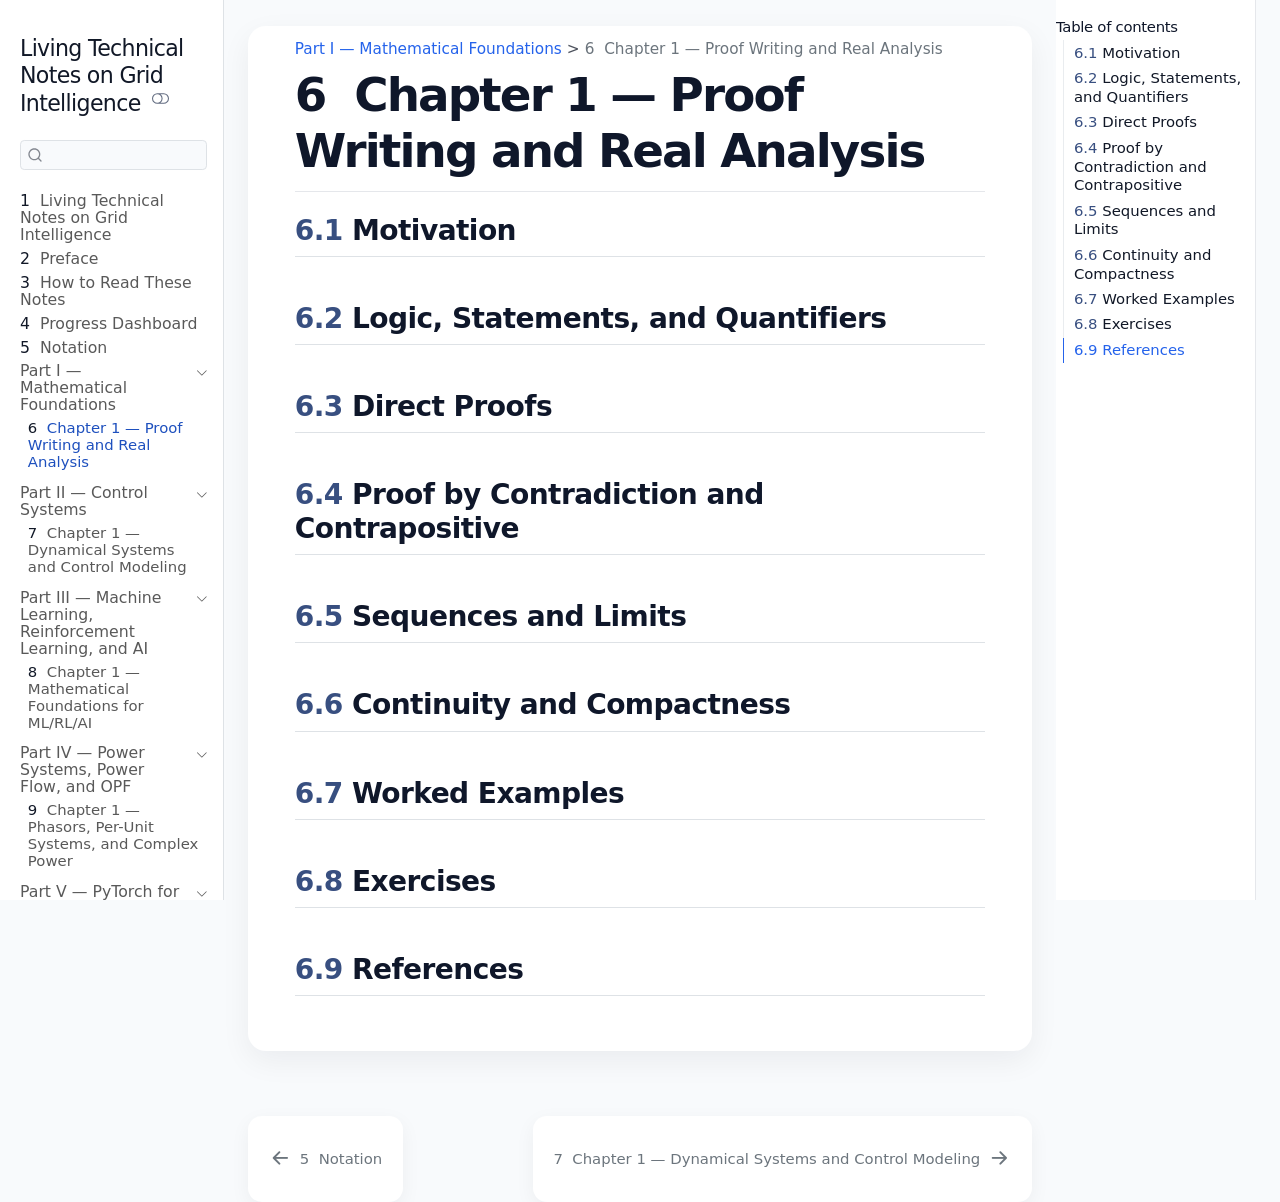
<file: docs/part-i-math/01-proof-writing-real-analysis.html>
<!DOCTYPE html>
<html xmlns="http://www.w3.org/1999/xhtml" lang="en" xml:lang="en"><head>

<meta charset="utf-8">
<meta name="generator" content="quarto-1.9.38">

<meta name="viewport" content="width=device-width, initial-scale=1.0, user-scalable=yes">


<title>6&nbsp; Chapter 1 — Proof Writing and Real Analysis – Living Technical Notes on Grid Intelligence</title>
<style>
/* Default styles provided by pandoc.
** See https://pandoc.org/MANUAL.html#variables-for-html for config info.
*/
code{white-space: pre-wrap;}
span.smallcaps{font-variant: small-caps;}
div.columns{display: flex; gap: min(4vw, 1.5em);}
div.column{flex: auto; overflow-x: auto;}
div.hanging-indent{margin-left: 1.5em; text-indent: -1.5em;}
ul.task-list{list-style: none;}
ul.task-list li input[type="checkbox"] {
  width: 0.8em;
  margin: 0 0.8em 0.2em -1em; /* quarto-specific, see https://github.com/quarto-dev/quarto-cli/issues/4556 */ 
  vertical-align: middle;
}
</style>


<script src="../site_libs/quarto-nav/quarto-nav.js"></script>
<script src="../site_libs/quarto-nav/headroom.min.js"></script>
<script src="../site_libs/clipboard/clipboard.min.js"></script>
<script src="../site_libs/quarto-search/autocomplete.umd.js"></script>
<script src="../site_libs/quarto-search/fuse.min.js"></script>
<script src="../site_libs/quarto-search/quarto-search.js"></script>
<meta name="quarto:offset" content="../">
<link href="../part-ii-control/01-control-modeling.html" rel="next">
<link href="../notation.html" rel="prev">
<script src="../site_libs/quarto-html/quarto.js" type="module"></script>
<script src="../site_libs/quarto-html/tabsets/tabsets.js" type="module"></script>
<script src="../site_libs/quarto-html/popper.min.js"></script>
<script src="../site_libs/quarto-html/tippy.umd.min.js"></script>
<script src="../site_libs/quarto-html/anchor.min.js"></script>
<link href="../site_libs/quarto-html/tippy.css" rel="stylesheet">
<link href="../site_libs/quarto-html/quarto-syntax-highlighting-2fcff42c67c1acfbd0d7423a1a431dc2.css" rel="stylesheet" class="quarto-color-scheme" id="quarto-text-highlighting-styles">
<link href="../site_libs/quarto-html/quarto-syntax-highlighting-dark-b5e642977a5ee387b061c03982b75552.css" rel="stylesheet" class="quarto-color-scheme quarto-color-alternate" id="quarto-text-highlighting-styles">
<link href="../site_libs/quarto-html/quarto-syntax-highlighting-2fcff42c67c1acfbd0d7423a1a431dc2.css" rel="stylesheet" class="quarto-color-scheme-extra" id="quarto-text-highlighting-styles">
<script src="../site_libs/bootstrap/bootstrap.min.js"></script>
<link href="../site_libs/bootstrap/bootstrap-icons.css" rel="stylesheet">
<link href="../site_libs/bootstrap/bootstrap-91cc03fe308b1d777cb487b7ba14f07c.min.css" rel="stylesheet" append-hash="true" class="quarto-color-scheme" id="quarto-bootstrap" data-mode="light">
<link href="../site_libs/bootstrap/bootstrap-dark-ea0e772b48f8cb56c4a0d9d17ad4b09f.min.css" rel="stylesheet" append-hash="true" class="quarto-color-scheme quarto-color-alternate" id="quarto-bootstrap" data-mode="dark">
<link href="../site_libs/bootstrap/bootstrap-91cc03fe308b1d777cb487b7ba14f07c.min.css" rel="stylesheet" append-hash="true" class="quarto-color-scheme-extra" id="quarto-bootstrap" data-mode="light">
<script id="quarto-search-options" type="application/json">{
  "location": "sidebar",
  "copy-button": false,
  "collapse-after": 3,
  "panel-placement": "start",
  "type": "textbox",
  "limit": 50,
  "keyboard-shortcut": [
    "f",
    "/",
    "s"
  ],
  "show-item-context": false,
  "language": {
    "search-no-results-text": "No results",
    "search-matching-documents-text": "matching documents",
    "search-copy-link-title": "Copy link to search",
    "search-hide-matches-text": "Hide additional matches",
    "search-more-match-text": "more match in this document",
    "search-more-matches-text": "more matches in this document",
    "search-clear-button-title": "Clear",
    "search-text-placeholder": "",
    "search-detached-cancel-button-title": "Cancel",
    "search-submit-button-title": "Submit",
    "search-label": "Search"
  }
}</script>
<style>html{ scroll-behavior: smooth; }</style>


</head>

<body class="nav-sidebar docked quarto-light"><script id="quarto-html-before-body" type="application/javascript">
    const toggleBodyColorMode = (bsSheetEl) => {
      const mode = bsSheetEl.getAttribute("data-mode");
      const bodyEl = window.document.querySelector("body");
      if (mode === "dark") {
        bodyEl.classList.add("quarto-dark");
        bodyEl.classList.remove("quarto-light");
      } else {
        bodyEl.classList.add("quarto-light");
        bodyEl.classList.remove("quarto-dark");
      }
    }
    const toggleBodyColorPrimary = () => {
      const bsSheetEl = window.document.querySelector("link#quarto-bootstrap:not([rel=disabled-stylesheet])");
      if (bsSheetEl) {
        toggleBodyColorMode(bsSheetEl);
      }
    }
    const setColorSchemeToggle = (alternate) => {
      const toggles = window.document.querySelectorAll('.quarto-color-scheme-toggle');
      for (let i=0; i < toggles.length; i++) {
        const toggle = toggles[i];
        if (toggle) {
          if (alternate) {
            toggle.classList.add("alternate");
          } else {
            toggle.classList.remove("alternate");
          }
        }
      }
    };
    const toggleColorMode = (alternate) => {
      // Switch the stylesheets
      const primaryStylesheets = window.document.querySelectorAll('link.quarto-color-scheme:not(.quarto-color-alternate)');
      const alternateStylesheets = window.document.querySelectorAll('link.quarto-color-scheme.quarto-color-alternate');
      manageTransitions('#quarto-margin-sidebar .nav-link', false);
      if (alternate) {
        // note: dark is layered on light, we don't disable primary!
        enableStylesheet(alternateStylesheets);
        for (const sheetNode of alternateStylesheets) {
          if (sheetNode.id === "quarto-bootstrap") {
            toggleBodyColorMode(sheetNode);
          }
        }
      } else {
        disableStylesheet(alternateStylesheets);
        enableStylesheet(primaryStylesheets)
        toggleBodyColorPrimary();
      }
      manageTransitions('#quarto-margin-sidebar .nav-link', true);
      // Switch the toggles
      setColorSchemeToggle(alternate)
      // Hack to workaround the fact that safari doesn't
      // properly recolor the scrollbar when toggling (#1455)
      if (navigator.userAgent.indexOf('Safari') > 0 && navigator.userAgent.indexOf('Chrome') == -1) {
        manageTransitions("body", false);
        window.scrollTo(0, 1);
        setTimeout(() => {
          window.scrollTo(0, 0);
          manageTransitions("body", true);
        }, 40);
      }
    }
    const disableStylesheet = (stylesheets) => {
      for (let i=0; i < stylesheets.length; i++) {
        const stylesheet = stylesheets[i];
        stylesheet.rel = 'disabled-stylesheet';
      }
    }
    const enableStylesheet = (stylesheets) => {
      for (let i=0; i < stylesheets.length; i++) {
        const stylesheet = stylesheets[i];
        if(stylesheet.rel !== 'stylesheet') { // for Chrome, which will still FOUC without this check
          stylesheet.rel = 'stylesheet';
        }
      }
    }
    const manageTransitions = (selector, allowTransitions) => {
      const els = window.document.querySelectorAll(selector);
      for (let i=0; i < els.length; i++) {
        const el = els[i];
        if (allowTransitions) {
          el.classList.remove('notransition');
        } else {
          el.classList.add('notransition');
        }
      }
    }
    const isFileUrl = () => {
      return window.location.protocol === 'file:';
    }
    const hasAlternateSentinel = () => {
      let styleSentinel = getColorSchemeSentinel();
      if (styleSentinel !== null) {
        return styleSentinel === "alternate";
      } else {
        return false;
      }
    }
    const setStyleSentinel = (alternate) => {
      const value = alternate ? "alternate" : "default";
      if (!isFileUrl()) {
        window.localStorage.setItem("quarto-color-scheme", value);
      } else {
        localAlternateSentinel = value;
      }
    }
    const getColorSchemeSentinel = () => {
      if (!isFileUrl()) {
        const storageValue = window.localStorage.getItem("quarto-color-scheme");
        return storageValue != null ? storageValue : localAlternateSentinel;
      } else {
        return localAlternateSentinel;
      }
    }
    const toggleGiscusIfUsed = (isAlternate, darkModeDefault) => {
      const baseTheme = document.querySelector('#giscus-base-theme')?.value ?? 'light';
      const alternateTheme = document.querySelector('#giscus-alt-theme')?.value ?? 'dark';
      let newTheme = '';
      if(authorPrefersDark) {
        newTheme = isAlternate ? baseTheme : alternateTheme;
      } else {
        newTheme = isAlternate ? alternateTheme : baseTheme;
      }
      const changeGiscusTheme = () => {
        // From: https://github.com/giscus/giscus/issues/336
        const sendMessage = (message) => {
          const iframe = document.querySelector('iframe.giscus-frame');
          if (!iframe) return;
          iframe.contentWindow.postMessage({ giscus: message }, 'https://giscus.app');
        }
        sendMessage({
          setConfig: {
            theme: newTheme
          }
        });
      }
      const isGiscussLoaded = window.document.querySelector('iframe.giscus-frame') !== null;
      if (isGiscussLoaded) {
        changeGiscusTheme();
      }
    };
    const authorPrefersDark = false;
    const darkModeDefault = authorPrefersDark;
      document.querySelector('link#quarto-text-highlighting-styles.quarto-color-scheme-extra').rel = 'disabled-stylesheet';
      document.querySelector('link#quarto-bootstrap.quarto-color-scheme-extra').rel = 'disabled-stylesheet';
    let localAlternateSentinel = darkModeDefault ? 'alternate' : 'default';
    // Dark / light mode switch
    window.quartoToggleColorScheme = () => {
      // Read the current dark / light value
      let toAlternate = !hasAlternateSentinel();
      toggleColorMode(toAlternate);
      setStyleSentinel(toAlternate);
      toggleGiscusIfUsed(toAlternate, darkModeDefault);
      window.dispatchEvent(new Event('resize'));
    };
    // Switch to dark mode if need be
    if (hasAlternateSentinel()) {
      toggleColorMode(true);
    } else {
      toggleColorMode(false);
    }
  </script>

<div id="quarto-search-results"></div>
  <header id="quarto-header" class="headroom fixed-top">
  <nav class="quarto-secondary-nav">
    <div class="container-fluid d-flex">
      <button type="button" class="quarto-btn-toggle btn" data-bs-toggle="collapse" role="button" data-bs-target=".quarto-sidebar-collapse-item" aria-controls="quarto-sidebar" aria-expanded="false" aria-label="Toggle sidebar navigation" onclick="if (window.quartoToggleHeadroom) { window.quartoToggleHeadroom(); }">
        <i class="bi bi-layout-text-sidebar-reverse"></i>
      </button>
        <nav class="quarto-page-breadcrumbs" aria-label="breadcrumb"><ol class="breadcrumb"><li class="breadcrumb-item"><a href="../part-i-math/01-proof-writing-real-analysis.html">Part I — Mathematical Foundations</a></li><li class="breadcrumb-item"><a href="../part-i-math/01-proof-writing-real-analysis.html"><span class="chapter-number">6</span>&nbsp; <span class="chapter-title">Chapter 1 — Proof Writing and Real Analysis</span></a></li></ol></nav>
        <a class="flex-grow-1" role="navigation" data-bs-toggle="collapse" data-bs-target=".quarto-sidebar-collapse-item" aria-controls="quarto-sidebar" aria-expanded="false" aria-label="Toggle sidebar navigation" onclick="if (window.quartoToggleHeadroom) { window.quartoToggleHeadroom(); }">      
        </a>
      <button type="button" class="btn quarto-search-button" aria-label="Search" onclick="window.quartoOpenSearch();">
        <i class="bi bi-search"></i>
      </button>
    </div>
  </nav>
</header>
<!-- content -->
<div id="quarto-content" class="quarto-container page-columns page-rows-contents page-layout-article">
<!-- sidebar -->
  <nav id="quarto-sidebar" class="sidebar collapse collapse-horizontal quarto-sidebar-collapse-item sidebar-navigation docked overflow-auto">
    <div class="pt-lg-2 mt-2 text-left sidebar-header">
    <div class="sidebar-title mb-0 py-0">
      <a href="../">Living Technical Notes on Grid Intelligence</a> 
        <div class="sidebar-tools-main">
  <a href="" class="quarto-color-scheme-toggle quarto-navigation-tool  px-1" onclick="window.quartoToggleColorScheme(); return false;" title="Toggle dark mode"><i class="bi"></i></a>
</div>
    </div>
      </div>
        <div class="mt-2 flex-shrink-0 align-items-center">
        <div class="sidebar-search">
        <div id="quarto-search" class="" title="Search"></div>
        </div>
        </div>
    <div class="sidebar-menu-container"> 
    <ul class="list-unstyled mt-1">
        <li class="sidebar-item">
  <div class="sidebar-item-container"> 
  <a href="../index.html" class="sidebar-item-text sidebar-link">
 <span class="menu-text"><span class="chapter-number">1</span>&nbsp; <span class="chapter-title">Living Technical Notes on Grid Intelligence</span></span></a>
  </div>
</li>
        <li class="sidebar-item">
  <div class="sidebar-item-container"> 
  <a href="../preface.html" class="sidebar-item-text sidebar-link">
 <span class="menu-text"><span class="chapter-number">2</span>&nbsp; <span class="chapter-title">Preface</span></span></a>
  </div>
</li>
        <li class="sidebar-item">
  <div class="sidebar-item-container"> 
  <a href="../how-to-read.html" class="sidebar-item-text sidebar-link">
 <span class="menu-text"><span class="chapter-number">3</span>&nbsp; <span class="chapter-title">How to Read These Notes</span></span></a>
  </div>
</li>
        <li class="sidebar-item">
  <div class="sidebar-item-container"> 
  <a href="../progress.html" class="sidebar-item-text sidebar-link">
 <span class="menu-text"><span class="chapter-number">4</span>&nbsp; <span class="chapter-title">Progress Dashboard</span></span></a>
  </div>
</li>
        <li class="sidebar-item">
  <div class="sidebar-item-container"> 
  <a href="../notation.html" class="sidebar-item-text sidebar-link">
 <span class="menu-text"><span class="chapter-number">5</span>&nbsp; <span class="chapter-title">Notation</span></span></a>
  </div>
</li>
        <li class="sidebar-item sidebar-item-section">
      <div class="sidebar-item-container"> 
            <a class="sidebar-item-text sidebar-link text-start" data-bs-toggle="collapse" data-bs-target="#quarto-sidebar-section-1" role="navigation" aria-expanded="true">
 <span class="menu-text">Part I — Mathematical Foundations</span></a>
          <a class="sidebar-item-toggle text-start" data-bs-toggle="collapse" data-bs-target="#quarto-sidebar-section-1" role="navigation" aria-expanded="true" aria-label="Toggle section">
            <i class="bi bi-chevron-right ms-2"></i>
          </a> 
      </div>
      <ul id="quarto-sidebar-section-1" class="collapse list-unstyled sidebar-section depth1 show">  
          <li class="sidebar-item">
  <div class="sidebar-item-container"> 
  <a href="../part-i-math/01-proof-writing-real-analysis.html" class="sidebar-item-text sidebar-link active">
 <span class="menu-text"><span class="chapter-number">6</span>&nbsp; <span class="chapter-title">Chapter 1 — Proof Writing and Real Analysis</span></span></a>
  </div>
</li>
      </ul>
  </li>
        <li class="sidebar-item sidebar-item-section">
      <div class="sidebar-item-container"> 
            <a class="sidebar-item-text sidebar-link text-start" data-bs-toggle="collapse" data-bs-target="#quarto-sidebar-section-2" role="navigation" aria-expanded="true">
 <span class="menu-text">Part II — Control Systems</span></a>
          <a class="sidebar-item-toggle text-start" data-bs-toggle="collapse" data-bs-target="#quarto-sidebar-section-2" role="navigation" aria-expanded="true" aria-label="Toggle section">
            <i class="bi bi-chevron-right ms-2"></i>
          </a> 
      </div>
      <ul id="quarto-sidebar-section-2" class="collapse list-unstyled sidebar-section depth1 show">  
          <li class="sidebar-item">
  <div class="sidebar-item-container"> 
  <a href="../part-ii-control/01-control-modeling.html" class="sidebar-item-text sidebar-link">
 <span class="menu-text"><span class="chapter-number">7</span>&nbsp; <span class="chapter-title">Chapter 1 — Dynamical Systems and Control Modeling</span></span></a>
  </div>
</li>
      </ul>
  </li>
        <li class="sidebar-item sidebar-item-section">
      <div class="sidebar-item-container"> 
            <a class="sidebar-item-text sidebar-link text-start" data-bs-toggle="collapse" data-bs-target="#quarto-sidebar-section-3" role="navigation" aria-expanded="true">
 <span class="menu-text">Part III — Machine Learning, Reinforcement Learning, and AI</span></a>
          <a class="sidebar-item-toggle text-start" data-bs-toggle="collapse" data-bs-target="#quarto-sidebar-section-3" role="navigation" aria-expanded="true" aria-label="Toggle section">
            <i class="bi bi-chevron-right ms-2"></i>
          </a> 
      </div>
      <ul id="quarto-sidebar-section-3" class="collapse list-unstyled sidebar-section depth1 show">  
          <li class="sidebar-item">
  <div class="sidebar-item-container"> 
  <a href="../part-iii-ml-ai/01-ml-foundations.html" class="sidebar-item-text sidebar-link">
 <span class="menu-text"><span class="chapter-number">8</span>&nbsp; <span class="chapter-title">Chapter 1 — Mathematical Foundations for ML/RL/AI</span></span></a>
  </div>
</li>
      </ul>
  </li>
        <li class="sidebar-item sidebar-item-section">
      <div class="sidebar-item-container"> 
            <a class="sidebar-item-text sidebar-link text-start" data-bs-toggle="collapse" data-bs-target="#quarto-sidebar-section-4" role="navigation" aria-expanded="true">
 <span class="menu-text">Part IV — Power Systems, Power Flow, and OPF</span></a>
          <a class="sidebar-item-toggle text-start" data-bs-toggle="collapse" data-bs-target="#quarto-sidebar-section-4" role="navigation" aria-expanded="true" aria-label="Toggle section">
            <i class="bi bi-chevron-right ms-2"></i>
          </a> 
      </div>
      <ul id="quarto-sidebar-section-4" class="collapse list-unstyled sidebar-section depth1 show">  
          <li class="sidebar-item">
  <div class="sidebar-item-container"> 
  <a href="../part-iv-power-opf/01-phasors-per-unit-complex-power.html" class="sidebar-item-text sidebar-link">
 <span class="menu-text"><span class="chapter-number">9</span>&nbsp; <span class="chapter-title">Chapter 1 — Phasors, Per-Unit Systems, and Complex Power</span></span></a>
  </div>
</li>
      </ul>
  </li>
        <li class="sidebar-item sidebar-item-section">
      <div class="sidebar-item-container"> 
            <a class="sidebar-item-text sidebar-link text-start" data-bs-toggle="collapse" data-bs-target="#quarto-sidebar-section-5" role="navigation" aria-expanded="true">
 <span class="menu-text">Part V — PyTorch for Research Implementation</span></a>
          <a class="sidebar-item-toggle text-start" data-bs-toggle="collapse" data-bs-target="#quarto-sidebar-section-5" role="navigation" aria-expanded="true" aria-label="Toggle section">
            <i class="bi bi-chevron-right ms-2"></i>
          </a> 
      </div>
      <ul id="quarto-sidebar-section-5" class="collapse list-unstyled sidebar-section depth1 show">  
          <li class="sidebar-item">
  <div class="sidebar-item-container"> 
  <a href="../part-v-pytorch/01-computational-graphs-autodiff.html" class="sidebar-item-text sidebar-link">
 <span class="menu-text"><span class="chapter-number">10</span>&nbsp; <span class="chapter-title">Chapter 1 — Computational Graphs and Automatic Differentiation</span></span></a>
  </div>
</li>
      </ul>
  </li>
        <li class="sidebar-item sidebar-item-section">
      <div class="sidebar-item-container"> 
            <a class="sidebar-item-text sidebar-link text-start" data-bs-toggle="collapse" data-bs-target="#quarto-sidebar-section-6" role="navigation" aria-expanded="true">
 <span class="menu-text">Part VI — Parallel Computing and Scientific Software Performance</span></a>
          <a class="sidebar-item-toggle text-start" data-bs-toggle="collapse" data-bs-target="#quarto-sidebar-section-6" role="navigation" aria-expanded="true" aria-label="Toggle section">
            <i class="bi bi-chevron-right ms-2"></i>
          </a> 
      </div>
      <ul id="quarto-sidebar-section-6" class="collapse list-unstyled sidebar-section depth1 show">  
          <li class="sidebar-item">
  <div class="sidebar-item-container"> 
  <a href="../part-vi-parallel/01-performance-foundations.html" class="sidebar-item-text sidebar-link">
 <span class="menu-text"><span class="chapter-number">11</span>&nbsp; <span class="chapter-title">Chapter 1 — Performance Foundations</span></span></a>
  </div>
</li>
      </ul>
  </li>
        <li class="sidebar-item">
  <div class="sidebar-item-container"> 
  <a href="../appendices/software-setup.html" class="sidebar-item-text sidebar-link">
 <span class="menu-text"><span class="chapter-number">12</span>&nbsp; <span class="chapter-title">Software Setup</span></span></a>
  </div>
</li>
        <li class="sidebar-item">
  <div class="sidebar-item-container"> 
  <a href="../references.html" class="sidebar-item-text sidebar-link">
 <span class="menu-text"><span class="chapter-number">13</span>&nbsp; <span class="chapter-title">References</span></span></a>
  </div>
</li>
    </ul>
    </div>
</nav>
<div id="quarto-sidebar-glass" class="quarto-sidebar-collapse-item" data-bs-toggle="collapse" data-bs-target=".quarto-sidebar-collapse-item"></div>
<!-- margin-sidebar -->
    <div id="quarto-margin-sidebar" class="sidebar margin-sidebar">
        <nav id="TOC" role="doc-toc" class="toc-active">
    <h2 id="toc-title">Table of contents</h2>
   
  <ul>
  <li><a href="#motivation" id="toc-motivation" class="nav-link active" data-scroll-target="#motivation"><span class="header-section-number">6.1</span> Motivation</a></li>
  <li><a href="#logic-statements-and-quantifiers" id="toc-logic-statements-and-quantifiers" class="nav-link" data-scroll-target="#logic-statements-and-quantifiers"><span class="header-section-number">6.2</span> Logic, Statements, and Quantifiers</a></li>
  <li><a href="#direct-proofs" id="toc-direct-proofs" class="nav-link" data-scroll-target="#direct-proofs"><span class="header-section-number">6.3</span> Direct Proofs</a></li>
  <li><a href="#proof-by-contradiction-and-contrapositive" id="toc-proof-by-contradiction-and-contrapositive" class="nav-link" data-scroll-target="#proof-by-contradiction-and-contrapositive"><span class="header-section-number">6.4</span> Proof by Contradiction and Contrapositive</a></li>
  <li><a href="#sequences-and-limits" id="toc-sequences-and-limits" class="nav-link" data-scroll-target="#sequences-and-limits"><span class="header-section-number">6.5</span> Sequences and Limits</a></li>
  <li><a href="#continuity-and-compactness" id="toc-continuity-and-compactness" class="nav-link" data-scroll-target="#continuity-and-compactness"><span class="header-section-number">6.6</span> Continuity and Compactness</a></li>
  <li><a href="#worked-examples" id="toc-worked-examples" class="nav-link" data-scroll-target="#worked-examples"><span class="header-section-number">6.7</span> Worked Examples</a></li>
  <li><a href="#exercises" id="toc-exercises" class="nav-link" data-scroll-target="#exercises"><span class="header-section-number">6.8</span> Exercises</a></li>
  <li><a href="#references" id="toc-references" class="nav-link" data-scroll-target="#references"><span class="header-section-number">6.9</span> References</a></li>
  </ul>
</nav>
    </div>
<!-- main -->
<main class="content" id="quarto-document-content">


<header id="title-block-header" class="quarto-title-block default"><nav class="quarto-page-breadcrumbs quarto-title-breadcrumbs d-none d-lg-block" aria-label="breadcrumb"><ol class="breadcrumb"><li class="breadcrumb-item"><a href="../part-i-math/01-proof-writing-real-analysis.html">Part I — Mathematical Foundations</a></li><li class="breadcrumb-item"><a href="../part-i-math/01-proof-writing-real-analysis.html"><span class="chapter-number">6</span>&nbsp; <span class="chapter-title">Chapter 1 — Proof Writing and Real Analysis</span></a></li></ol></nav>
<div class="quarto-title">
<h1 class="title"><span class="chapter-number">6</span>&nbsp; <span class="chapter-title">Chapter 1 — Proof Writing and Real Analysis</span></h1>
</div>



<div class="quarto-title-meta">

    
  
    
  </div>
  


</header>


<section id="motivation" class="level2" data-number="6.1">
<h2 data-number="6.1" class="anchored" data-anchor-id="motivation"><span class="header-section-number">6.1</span> Motivation</h2>
</section>
<section id="logic-statements-and-quantifiers" class="level2" data-number="6.2">
<h2 data-number="6.2" class="anchored" data-anchor-id="logic-statements-and-quantifiers"><span class="header-section-number">6.2</span> Logic, Statements, and Quantifiers</h2>
</section>
<section id="direct-proofs" class="level2" data-number="6.3">
<h2 data-number="6.3" class="anchored" data-anchor-id="direct-proofs"><span class="header-section-number">6.3</span> Direct Proofs</h2>
</section>
<section id="proof-by-contradiction-and-contrapositive" class="level2" data-number="6.4">
<h2 data-number="6.4" class="anchored" data-anchor-id="proof-by-contradiction-and-contrapositive"><span class="header-section-number">6.4</span> Proof by Contradiction and Contrapositive</h2>
</section>
<section id="sequences-and-limits" class="level2" data-number="6.5">
<h2 data-number="6.5" class="anchored" data-anchor-id="sequences-and-limits"><span class="header-section-number">6.5</span> Sequences and Limits</h2>
</section>
<section id="continuity-and-compactness" class="level2" data-number="6.6">
<h2 data-number="6.6" class="anchored" data-anchor-id="continuity-and-compactness"><span class="header-section-number">6.6</span> Continuity and Compactness</h2>
</section>
<section id="worked-examples" class="level2" data-number="6.7">
<h2 data-number="6.7" class="anchored" data-anchor-id="worked-examples"><span class="header-section-number">6.7</span> Worked Examples</h2>
</section>
<section id="exercises" class="level2" data-number="6.8">
<h2 data-number="6.8" class="anchored" data-anchor-id="exercises"><span class="header-section-number">6.8</span> Exercises</h2>
</section>
<section id="references" class="level2" data-number="6.9">
<h2 data-number="6.9" class="anchored" data-anchor-id="references"><span class="header-section-number">6.9</span> References</h2>


</section>

</main> <!-- /main -->
<script id="quarto-html-after-body" type="application/javascript">
  window.document.addEventListener("DOMContentLoaded", function (event) {
    // Ensure there is a toggle, if there isn't float one in the top right
    if (window.document.querySelector('.quarto-color-scheme-toggle') === null) {
      const a = window.document.createElement('a');
      a.classList.add('top-right');
      a.classList.add('quarto-color-scheme-toggle');
      a.href = "";
      a.onclick = function() { try { window.quartoToggleColorScheme(); } catch {} return false; };
      const i = window.document.createElement("i");
      i.classList.add('bi');
      a.appendChild(i);
      window.document.body.appendChild(a);
    }
    setColorSchemeToggle(hasAlternateSentinel())
    const icon = "";
    const anchorJS = new window.AnchorJS();
    anchorJS.options = {
      placement: 'right',
      icon: icon
    };
    anchorJS.add('.anchored');
    const isCodeAnnotation = (el) => {
      for (const clz of el.classList) {
        if (clz.startsWith('code-annotation-')) {                     
          return true;
        }
      }
      return false;
    }
    const onCopySuccess = function(e) {
      // button target
      const button = e.trigger;
      // don't keep focus
      button.blur();
      // flash "checked"
      button.classList.add('code-copy-button-checked');
      var currentTitle = button.getAttribute("title");
      button.setAttribute("title", "Copied!");
      let tooltip;
      if (window.bootstrap) {
        button.setAttribute("data-bs-toggle", "tooltip");
        button.setAttribute("data-bs-placement", "left");
        button.setAttribute("data-bs-title", "Copied!");
        tooltip = new bootstrap.Tooltip(button, 
          { trigger: "manual", 
            customClass: "code-copy-button-tooltip",
            offset: [0, -8]});
        tooltip.show();    
      }
      setTimeout(function() {
        if (tooltip) {
          tooltip.hide();
          button.removeAttribute("data-bs-title");
          button.removeAttribute("data-bs-toggle");
          button.removeAttribute("data-bs-placement");
        }
        button.setAttribute("title", currentTitle);
        button.classList.remove('code-copy-button-checked');
      }, 1000);
      // clear code selection
      e.clearSelection();
    }
    const getTextToCopy = function(trigger) {
      const outerScaffold = trigger.parentElement.cloneNode(true);
      const codeEl = outerScaffold.querySelector('code');
      for (const childEl of codeEl.children) {
        if (isCodeAnnotation(childEl)) {
          childEl.remove();
        }
      }
      return codeEl.innerText;
    }
    const clipboard = new window.ClipboardJS('.code-copy-button:not([data-in-quarto-modal])', {
      text: getTextToCopy
    });
    clipboard.on('success', onCopySuccess);
    if (window.document.getElementById('quarto-embedded-source-code-modal')) {
      const clipboardModal = new window.ClipboardJS('.code-copy-button[data-in-quarto-modal]', {
        text: getTextToCopy,
        container: window.document.getElementById('quarto-embedded-source-code-modal')
      });
      clipboardModal.on('success', onCopySuccess);
    }
      var localhostRegex = new RegExp(/^(?:http|https):\/\/localhost\:?[0-9]*\//);
      var mailtoRegex = new RegExp(/^mailto:/);
        var filterRegex = new RegExp('/' + window.location.host + '/');
      var isInternal = (href) => {
          return filterRegex.test(href) || localhostRegex.test(href) || mailtoRegex.test(href);
      }
      // Inspect non-navigation links and adorn them if external
     var links = window.document.querySelectorAll('a[href]:not(.nav-link):not(.navbar-brand):not(.toc-action):not(.sidebar-link):not(.sidebar-item-toggle):not(.pagination-link):not(.no-external):not([aria-hidden]):not(.dropdown-item):not(.quarto-navigation-tool):not(.about-link)');
      for (var i=0; i<links.length; i++) {
        const link = links[i];
        if (!isInternal(link.href)) {
          // undo the damage that might have been done by quarto-nav.js in the case of
          // links that we want to consider external
          if (link.dataset.originalHref !== undefined) {
            link.href = link.dataset.originalHref;
          }
            // target, if specified
            link.setAttribute("target", "_blank");
            if (link.getAttribute("rel") === null) {
              link.setAttribute("rel", "noopener");
            }
        }
      }
    function tippyHover(el, contentFn, onTriggerFn, onUntriggerFn) {
      const config = {
        allowHTML: true,
        maxWidth: 500,
        delay: 100,
        arrow: false,
        appendTo: function(el) {
            return el.parentElement;
        },
        interactive: true,
        interactiveBorder: 10,
        theme: 'quarto',
        placement: 'bottom-start',
      };
      if (contentFn) {
        config.content = contentFn;
      }
      if (onTriggerFn) {
        config.onTrigger = onTriggerFn;
      }
      if (onUntriggerFn) {
        config.onUntrigger = onUntriggerFn;
      }
      window.tippy(el, config); 
    }
    const noterefs = window.document.querySelectorAll('a[role="doc-noteref"]');
    for (var i=0; i<noterefs.length; i++) {
      const ref = noterefs[i];
      tippyHover(ref, function() {
        // use id or data attribute instead here
        let href = ref.getAttribute('data-footnote-href') || ref.getAttribute('href');
        try { href = new URL(href).hash; } catch {}
        const id = href.replace(/^#\/?/, "");
        const note = window.document.getElementById(id);
        if (note) {
          return note.innerHTML;
        } else {
          return "";
        }
      });
    }
    const xrefs = window.document.querySelectorAll('a.quarto-xref');
    const processXRef = (id, note) => {
      // Strip column container classes
      const stripColumnClz = (el) => {
        el.classList.remove("page-full", "page-columns");
        if (el.children) {
          for (const child of el.children) {
            stripColumnClz(child);
          }
        }
      }
      stripColumnClz(note)
      if (id === null || id.startsWith('sec-')) {
        // Special case sections, only their first couple elements
        const container = document.createElement("div");
        if (note.children && note.children.length > 2) {
          container.appendChild(note.children[0].cloneNode(true));
          for (let i = 1; i < note.children.length; i++) {
            const child = note.children[i];
            if (child.tagName === "P" && child.innerText === "") {
              continue;
            } else {
              container.appendChild(child.cloneNode(true));
              break;
            }
          }
          if (window.Quarto?.typesetMath) {
            window.Quarto.typesetMath(container);
          }
          return container.innerHTML
        } else {
          if (window.Quarto?.typesetMath) {
            window.Quarto.typesetMath(note);
          }
          return note.innerHTML;
        }
      } else {
        // Remove any anchor links if they are present
        const anchorLink = note.querySelector('a.anchorjs-link');
        if (anchorLink) {
          anchorLink.remove();
        }
        if (window.Quarto?.typesetMath) {
          window.Quarto.typesetMath(note);
        }
        if (note.classList.contains("callout")) {
          return note.outerHTML;
        } else {
          return note.innerHTML;
        }
      }
    }
    for (var i=0; i<xrefs.length; i++) {
      const xref = xrefs[i];
      tippyHover(xref, undefined, function(instance) {
        instance.disable();
        let url = xref.getAttribute('href');
        let hash = undefined; 
        if (url.startsWith('#')) {
          hash = url;
        } else {
          try { hash = new URL(url).hash; } catch {}
        }
        if (hash) {
          const id = hash.replace(/^#\/?/, "");
          const note = window.document.getElementById(id);
          if (note !== null) {
            try {
              const html = processXRef(id, note.cloneNode(true));
              instance.setContent(html);
            } finally {
              instance.enable();
              instance.show();
            }
          } else {
            // See if we can fetch this
            fetch(url.split('#')[0])
            .then(res => res.text())
            .then(html => {
              const parser = new DOMParser();
              const htmlDoc = parser.parseFromString(html, "text/html");
              const note = htmlDoc.getElementById(id);
              if (note !== null) {
                const html = processXRef(id, note);
                instance.setContent(html);
              } 
            }).finally(() => {
              instance.enable();
              instance.show();
            });
          }
        } else {
          // See if we can fetch a full url (with no hash to target)
          // This is a special case and we should probably do some content thinning / targeting
          fetch(url)
          .then(res => res.text())
          .then(html => {
            const parser = new DOMParser();
            const htmlDoc = parser.parseFromString(html, "text/html");
            const note = htmlDoc.querySelector('main.content');
            if (note !== null) {
              // This should only happen for chapter cross references
              // (since there is no id in the URL)
              // remove the first header
              if (note.children.length > 0 && note.children[0].tagName === "HEADER") {
                note.children[0].remove();
              }
              const html = processXRef(null, note);
              instance.setContent(html);
            } 
          }).finally(() => {
            instance.enable();
            instance.show();
          });
        }
      }, function(instance) {
      });
    }
        let selectedAnnoteEl;
        const selectorForAnnotation = ( cell, annotation) => {
          let cellAttr = 'data-code-cell="' + cell + '"';
          let lineAttr = 'data-code-annotation="' +  annotation + '"';
          const selector = 'span[' + cellAttr + '][' + lineAttr + ']';
          return selector;
        }
        const selectCodeLines = (annoteEl) => {
          const doc = window.document;
          const targetCell = annoteEl.getAttribute("data-target-cell");
          const targetAnnotation = annoteEl.getAttribute("data-target-annotation");
          const annoteSpan = window.document.querySelector(selectorForAnnotation(targetCell, targetAnnotation));
          const lines = annoteSpan.getAttribute("data-code-lines").split(",");
          const lineIds = lines.map((line) => {
            return targetCell + "-" + line;
          })
          let top = null;
          let height = null;
          let parent = null;
          if (lineIds.length > 0) {
              //compute the position of the single el (top and bottom and make a div)
              const el = window.document.getElementById(lineIds[0]);
              top = el.offsetTop;
              height = el.offsetHeight;
              parent = el.parentElement.parentElement;
            if (lineIds.length > 1) {
              const lastEl = window.document.getElementById(lineIds[lineIds.length - 1]);
              const bottom = lastEl.offsetTop + lastEl.offsetHeight;
              height = bottom - top;
            }
            if (top !== null && height !== null && parent !== null) {
              // cook up a div (if necessary) and position it 
              let div = window.document.getElementById("code-annotation-line-highlight");
              if (div === null) {
                div = window.document.createElement("div");
                div.setAttribute("id", "code-annotation-line-highlight");
                div.style.position = 'absolute';
                parent.appendChild(div);
              }
              div.style.top = top - 2 + "px";
              div.style.height = height + 4 + "px";
              div.style.left = 0;
              let gutterDiv = window.document.getElementById("code-annotation-line-highlight-gutter");
              if (gutterDiv === null) {
                gutterDiv = window.document.createElement("div");
                gutterDiv.setAttribute("id", "code-annotation-line-highlight-gutter");
                gutterDiv.style.position = 'absolute';
                const codeCell = window.document.getElementById(targetCell);
                const gutter = codeCell.querySelector('.code-annotation-gutter');
                gutter.appendChild(gutterDiv);
              }
              gutterDiv.style.top = top - 2 + "px";
              gutterDiv.style.height = height + 4 + "px";
            }
            selectedAnnoteEl = annoteEl;
          }
        };
        const unselectCodeLines = () => {
          const elementsIds = ["code-annotation-line-highlight", "code-annotation-line-highlight-gutter"];
          elementsIds.forEach((elId) => {
            const div = window.document.getElementById(elId);
            if (div) {
              div.remove();
            }
          });
          selectedAnnoteEl = undefined;
        };
          // Handle positioning of the toggle
      window.addEventListener(
        "resize",
        throttle(() => {
          elRect = undefined;
          if (selectedAnnoteEl) {
            selectCodeLines(selectedAnnoteEl);
          }
        }, 10)
      );
      function throttle(fn, ms) {
      let throttle = false;
      let timer;
        return (...args) => {
          if(!throttle) { // first call gets through
              fn.apply(this, args);
              throttle = true;
          } else { // all the others get throttled
              if(timer) clearTimeout(timer); // cancel #2
              timer = setTimeout(() => {
                fn.apply(this, args);
                timer = throttle = false;
              }, ms);
          }
        };
      }
        // Attach click handler to the DT
        const annoteDls = window.document.querySelectorAll('dt[data-target-cell]');
        for (const annoteDlNode of annoteDls) {
          annoteDlNode.addEventListener('click', (event) => {
            const clickedEl = event.target;
            if (clickedEl !== selectedAnnoteEl) {
              unselectCodeLines();
              const activeEl = window.document.querySelector('dt[data-target-cell].code-annotation-active');
              if (activeEl) {
                activeEl.classList.remove('code-annotation-active');
              }
              selectCodeLines(clickedEl);
              clickedEl.classList.add('code-annotation-active');
            } else {
              // Unselect the line
              unselectCodeLines();
              clickedEl.classList.remove('code-annotation-active');
            }
          });
        }
    const findCites = (el) => {
      const parentEl = el.parentElement;
      if (parentEl) {
        const cites = parentEl.dataset.cites;
        if (cites) {
          return {
            el,
            cites: cites.split(' ')
          };
        } else {
          return findCites(el.parentElement)
        }
      } else {
        return undefined;
      }
    };
    var bibliorefs = window.document.querySelectorAll('a[role="doc-biblioref"]');
    for (var i=0; i<bibliorefs.length; i++) {
      const ref = bibliorefs[i];
      const citeInfo = findCites(ref);
      if (citeInfo) {
        tippyHover(citeInfo.el, function() {
          var popup = window.document.createElement('div');
          citeInfo.cites.forEach(function(cite) {
            var citeDiv = window.document.createElement('div');
            citeDiv.classList.add('hanging-indent');
            citeDiv.classList.add('csl-entry');
            var biblioDiv = window.document.getElementById('ref-' + cite);
            if (biblioDiv) {
              citeDiv.innerHTML = biblioDiv.innerHTML;
            }
            popup.appendChild(citeDiv);
          });
          return popup.innerHTML;
        });
      }
    }
  });
  </script>
<nav class="page-navigation">
  <div class="nav-page nav-page-previous">
      <a href="../notation.html" class="pagination-link" aria-label="Notation">
        <i class="bi bi-arrow-left-short"></i> <span class="nav-page-text"><span class="chapter-number">5</span>&nbsp; <span class="chapter-title">Notation</span></span>
      </a>          
  </div>
  <div class="nav-page nav-page-next">
      <a href="../part-ii-control/01-control-modeling.html" class="pagination-link" aria-label="Chapter 1 — Dynamical Systems and Control Modeling">
        <span class="nav-page-text"><span class="chapter-number">7</span>&nbsp; <span class="chapter-title">Chapter 1 — Dynamical Systems and Control Modeling</span></span> <i class="bi bi-arrow-right-short"></i>
      </a>
  </div>
</nav>
</div> <!-- /content -->




<script src="../site_libs/quarto-html/zenscroll-min.js"></script>
</body></html>
</file>
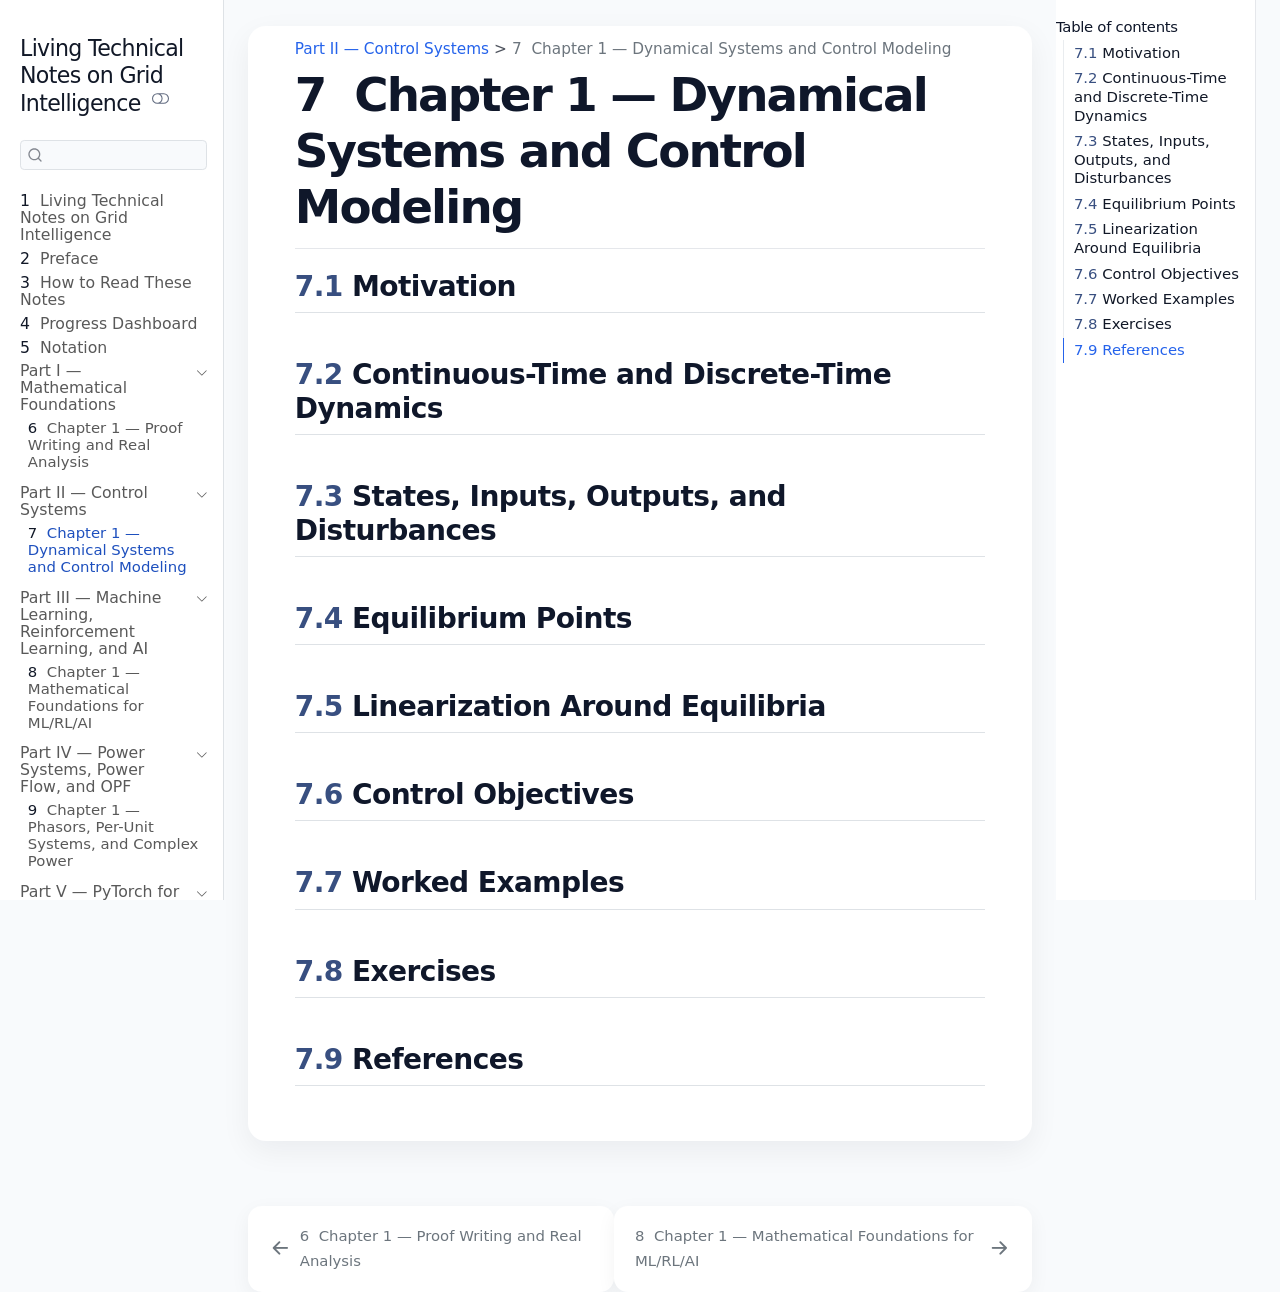
<file: docs/part-ii-control/01-control-modeling.html>
<!DOCTYPE html>
<html xmlns="http://www.w3.org/1999/xhtml" lang="en" xml:lang="en"><head>

<meta charset="utf-8">
<meta name="generator" content="quarto-1.9.38">

<meta name="viewport" content="width=device-width, initial-scale=1.0, user-scalable=yes">


<title>7&nbsp; Chapter 1 — Dynamical Systems and Control Modeling – Living Technical Notes on Grid Intelligence</title>
<style>
/* Default styles provided by pandoc.
** See https://pandoc.org/MANUAL.html#variables-for-html for config info.
*/
code{white-space: pre-wrap;}
span.smallcaps{font-variant: small-caps;}
div.columns{display: flex; gap: min(4vw, 1.5em);}
div.column{flex: auto; overflow-x: auto;}
div.hanging-indent{margin-left: 1.5em; text-indent: -1.5em;}
ul.task-list{list-style: none;}
ul.task-list li input[type="checkbox"] {
  width: 0.8em;
  margin: 0 0.8em 0.2em -1em; /* quarto-specific, see https://github.com/quarto-dev/quarto-cli/issues/4556 */ 
  vertical-align: middle;
}
</style>


<script src="../site_libs/quarto-nav/quarto-nav.js"></script>
<script src="../site_libs/quarto-nav/headroom.min.js"></script>
<script src="../site_libs/clipboard/clipboard.min.js"></script>
<script src="../site_libs/quarto-search/autocomplete.umd.js"></script>
<script src="../site_libs/quarto-search/fuse.min.js"></script>
<script src="../site_libs/quarto-search/quarto-search.js"></script>
<meta name="quarto:offset" content="../">
<link href="../part-iii-ml-ai/01-ml-foundations.html" rel="next">
<link href="../part-i-math/01-proof-writing-real-analysis.html" rel="prev">
<script src="../site_libs/quarto-html/quarto.js" type="module"></script>
<script src="../site_libs/quarto-html/tabsets/tabsets.js" type="module"></script>
<script src="../site_libs/quarto-html/popper.min.js"></script>
<script src="../site_libs/quarto-html/tippy.umd.min.js"></script>
<script src="../site_libs/quarto-html/anchor.min.js"></script>
<link href="../site_libs/quarto-html/tippy.css" rel="stylesheet">
<link href="../site_libs/quarto-html/quarto-syntax-highlighting-2fcff42c67c1acfbd0d7423a1a431dc2.css" rel="stylesheet" class="quarto-color-scheme" id="quarto-text-highlighting-styles">
<link href="../site_libs/quarto-html/quarto-syntax-highlighting-dark-b5e642977a5ee387b061c03982b75552.css" rel="stylesheet" class="quarto-color-scheme quarto-color-alternate" id="quarto-text-highlighting-styles">
<link href="../site_libs/quarto-html/quarto-syntax-highlighting-2fcff42c67c1acfbd0d7423a1a431dc2.css" rel="stylesheet" class="quarto-color-scheme-extra" id="quarto-text-highlighting-styles">
<script src="../site_libs/bootstrap/bootstrap.min.js"></script>
<link href="../site_libs/bootstrap/bootstrap-icons.css" rel="stylesheet">
<link href="../site_libs/bootstrap/bootstrap-91cc03fe308b1d777cb487b7ba14f07c.min.css" rel="stylesheet" append-hash="true" class="quarto-color-scheme" id="quarto-bootstrap" data-mode="light">
<link href="../site_libs/bootstrap/bootstrap-dark-ea0e772b48f8cb56c4a0d9d17ad4b09f.min.css" rel="stylesheet" append-hash="true" class="quarto-color-scheme quarto-color-alternate" id="quarto-bootstrap" data-mode="dark">
<link href="../site_libs/bootstrap/bootstrap-91cc03fe308b1d777cb487b7ba14f07c.min.css" rel="stylesheet" append-hash="true" class="quarto-color-scheme-extra" id="quarto-bootstrap" data-mode="light">
<script id="quarto-search-options" type="application/json">{
  "location": "sidebar",
  "copy-button": false,
  "collapse-after": 3,
  "panel-placement": "start",
  "type": "textbox",
  "limit": 50,
  "keyboard-shortcut": [
    "f",
    "/",
    "s"
  ],
  "show-item-context": false,
  "language": {
    "search-no-results-text": "No results",
    "search-matching-documents-text": "matching documents",
    "search-copy-link-title": "Copy link to search",
    "search-hide-matches-text": "Hide additional matches",
    "search-more-match-text": "more match in this document",
    "search-more-matches-text": "more matches in this document",
    "search-clear-button-title": "Clear",
    "search-text-placeholder": "",
    "search-detached-cancel-button-title": "Cancel",
    "search-submit-button-title": "Submit",
    "search-label": "Search"
  }
}</script>
<style>html{ scroll-behavior: smooth; }</style>


</head>

<body class="nav-sidebar docked quarto-light"><script id="quarto-html-before-body" type="application/javascript">
    const toggleBodyColorMode = (bsSheetEl) => {
      const mode = bsSheetEl.getAttribute("data-mode");
      const bodyEl = window.document.querySelector("body");
      if (mode === "dark") {
        bodyEl.classList.add("quarto-dark");
        bodyEl.classList.remove("quarto-light");
      } else {
        bodyEl.classList.add("quarto-light");
        bodyEl.classList.remove("quarto-dark");
      }
    }
    const toggleBodyColorPrimary = () => {
      const bsSheetEl = window.document.querySelector("link#quarto-bootstrap:not([rel=disabled-stylesheet])");
      if (bsSheetEl) {
        toggleBodyColorMode(bsSheetEl);
      }
    }
    const setColorSchemeToggle = (alternate) => {
      const toggles = window.document.querySelectorAll('.quarto-color-scheme-toggle');
      for (let i=0; i < toggles.length; i++) {
        const toggle = toggles[i];
        if (toggle) {
          if (alternate) {
            toggle.classList.add("alternate");
          } else {
            toggle.classList.remove("alternate");
          }
        }
      }
    };
    const toggleColorMode = (alternate) => {
      // Switch the stylesheets
      const primaryStylesheets = window.document.querySelectorAll('link.quarto-color-scheme:not(.quarto-color-alternate)');
      const alternateStylesheets = window.document.querySelectorAll('link.quarto-color-scheme.quarto-color-alternate');
      manageTransitions('#quarto-margin-sidebar .nav-link', false);
      if (alternate) {
        // note: dark is layered on light, we don't disable primary!
        enableStylesheet(alternateStylesheets);
        for (const sheetNode of alternateStylesheets) {
          if (sheetNode.id === "quarto-bootstrap") {
            toggleBodyColorMode(sheetNode);
          }
        }
      } else {
        disableStylesheet(alternateStylesheets);
        enableStylesheet(primaryStylesheets)
        toggleBodyColorPrimary();
      }
      manageTransitions('#quarto-margin-sidebar .nav-link', true);
      // Switch the toggles
      setColorSchemeToggle(alternate)
      // Hack to workaround the fact that safari doesn't
      // properly recolor the scrollbar when toggling (#1455)
      if (navigator.userAgent.indexOf('Safari') > 0 && navigator.userAgent.indexOf('Chrome') == -1) {
        manageTransitions("body", false);
        window.scrollTo(0, 1);
        setTimeout(() => {
          window.scrollTo(0, 0);
          manageTransitions("body", true);
        }, 40);
      }
    }
    const disableStylesheet = (stylesheets) => {
      for (let i=0; i < stylesheets.length; i++) {
        const stylesheet = stylesheets[i];
        stylesheet.rel = 'disabled-stylesheet';
      }
    }
    const enableStylesheet = (stylesheets) => {
      for (let i=0; i < stylesheets.length; i++) {
        const stylesheet = stylesheets[i];
        if(stylesheet.rel !== 'stylesheet') { // for Chrome, which will still FOUC without this check
          stylesheet.rel = 'stylesheet';
        }
      }
    }
    const manageTransitions = (selector, allowTransitions) => {
      const els = window.document.querySelectorAll(selector);
      for (let i=0; i < els.length; i++) {
        const el = els[i];
        if (allowTransitions) {
          el.classList.remove('notransition');
        } else {
          el.classList.add('notransition');
        }
      }
    }
    const isFileUrl = () => {
      return window.location.protocol === 'file:';
    }
    const hasAlternateSentinel = () => {
      let styleSentinel = getColorSchemeSentinel();
      if (styleSentinel !== null) {
        return styleSentinel === "alternate";
      } else {
        return false;
      }
    }
    const setStyleSentinel = (alternate) => {
      const value = alternate ? "alternate" : "default";
      if (!isFileUrl()) {
        window.localStorage.setItem("quarto-color-scheme", value);
      } else {
        localAlternateSentinel = value;
      }
    }
    const getColorSchemeSentinel = () => {
      if (!isFileUrl()) {
        const storageValue = window.localStorage.getItem("quarto-color-scheme");
        return storageValue != null ? storageValue : localAlternateSentinel;
      } else {
        return localAlternateSentinel;
      }
    }
    const toggleGiscusIfUsed = (isAlternate, darkModeDefault) => {
      const baseTheme = document.querySelector('#giscus-base-theme')?.value ?? 'light';
      const alternateTheme = document.querySelector('#giscus-alt-theme')?.value ?? 'dark';
      let newTheme = '';
      if(authorPrefersDark) {
        newTheme = isAlternate ? baseTheme : alternateTheme;
      } else {
        newTheme = isAlternate ? alternateTheme : baseTheme;
      }
      const changeGiscusTheme = () => {
        // From: https://github.com/giscus/giscus/issues/336
        const sendMessage = (message) => {
          const iframe = document.querySelector('iframe.giscus-frame');
          if (!iframe) return;
          iframe.contentWindow.postMessage({ giscus: message }, 'https://giscus.app');
        }
        sendMessage({
          setConfig: {
            theme: newTheme
          }
        });
      }
      const isGiscussLoaded = window.document.querySelector('iframe.giscus-frame') !== null;
      if (isGiscussLoaded) {
        changeGiscusTheme();
      }
    };
    const authorPrefersDark = false;
    const darkModeDefault = authorPrefersDark;
      document.querySelector('link#quarto-text-highlighting-styles.quarto-color-scheme-extra').rel = 'disabled-stylesheet';
      document.querySelector('link#quarto-bootstrap.quarto-color-scheme-extra').rel = 'disabled-stylesheet';
    let localAlternateSentinel = darkModeDefault ? 'alternate' : 'default';
    // Dark / light mode switch
    window.quartoToggleColorScheme = () => {
      // Read the current dark / light value
      let toAlternate = !hasAlternateSentinel();
      toggleColorMode(toAlternate);
      setStyleSentinel(toAlternate);
      toggleGiscusIfUsed(toAlternate, darkModeDefault);
      window.dispatchEvent(new Event('resize'));
    };
    // Switch to dark mode if need be
    if (hasAlternateSentinel()) {
      toggleColorMode(true);
    } else {
      toggleColorMode(false);
    }
  </script>

<div id="quarto-search-results"></div>
  <header id="quarto-header" class="headroom fixed-top">
  <nav class="quarto-secondary-nav">
    <div class="container-fluid d-flex">
      <button type="button" class="quarto-btn-toggle btn" data-bs-toggle="collapse" role="button" data-bs-target=".quarto-sidebar-collapse-item" aria-controls="quarto-sidebar" aria-expanded="false" aria-label="Toggle sidebar navigation" onclick="if (window.quartoToggleHeadroom) { window.quartoToggleHeadroom(); }">
        <i class="bi bi-layout-text-sidebar-reverse"></i>
      </button>
        <nav class="quarto-page-breadcrumbs" aria-label="breadcrumb"><ol class="breadcrumb"><li class="breadcrumb-item"><a href="../part-ii-control/01-control-modeling.html">Part II — Control Systems</a></li><li class="breadcrumb-item"><a href="../part-ii-control/01-control-modeling.html"><span class="chapter-number">7</span>&nbsp; <span class="chapter-title">Chapter 1 — Dynamical Systems and Control Modeling</span></a></li></ol></nav>
        <a class="flex-grow-1" role="navigation" data-bs-toggle="collapse" data-bs-target=".quarto-sidebar-collapse-item" aria-controls="quarto-sidebar" aria-expanded="false" aria-label="Toggle sidebar navigation" onclick="if (window.quartoToggleHeadroom) { window.quartoToggleHeadroom(); }">      
        </a>
      <button type="button" class="btn quarto-search-button" aria-label="Search" onclick="window.quartoOpenSearch();">
        <i class="bi bi-search"></i>
      </button>
    </div>
  </nav>
</header>
<!-- content -->
<div id="quarto-content" class="quarto-container page-columns page-rows-contents page-layout-article">
<!-- sidebar -->
  <nav id="quarto-sidebar" class="sidebar collapse collapse-horizontal quarto-sidebar-collapse-item sidebar-navigation docked overflow-auto">
    <div class="pt-lg-2 mt-2 text-left sidebar-header">
    <div class="sidebar-title mb-0 py-0">
      <a href="../">Living Technical Notes on Grid Intelligence</a> 
        <div class="sidebar-tools-main">
  <a href="" class="quarto-color-scheme-toggle quarto-navigation-tool  px-1" onclick="window.quartoToggleColorScheme(); return false;" title="Toggle dark mode"><i class="bi"></i></a>
</div>
    </div>
      </div>
        <div class="mt-2 flex-shrink-0 align-items-center">
        <div class="sidebar-search">
        <div id="quarto-search" class="" title="Search"></div>
        </div>
        </div>
    <div class="sidebar-menu-container"> 
    <ul class="list-unstyled mt-1">
        <li class="sidebar-item">
  <div class="sidebar-item-container"> 
  <a href="../index.html" class="sidebar-item-text sidebar-link">
 <span class="menu-text"><span class="chapter-number">1</span>&nbsp; <span class="chapter-title">Living Technical Notes on Grid Intelligence</span></span></a>
  </div>
</li>
        <li class="sidebar-item">
  <div class="sidebar-item-container"> 
  <a href="../preface.html" class="sidebar-item-text sidebar-link">
 <span class="menu-text"><span class="chapter-number">2</span>&nbsp; <span class="chapter-title">Preface</span></span></a>
  </div>
</li>
        <li class="sidebar-item">
  <div class="sidebar-item-container"> 
  <a href="../how-to-read.html" class="sidebar-item-text sidebar-link">
 <span class="menu-text"><span class="chapter-number">3</span>&nbsp; <span class="chapter-title">How to Read These Notes</span></span></a>
  </div>
</li>
        <li class="sidebar-item">
  <div class="sidebar-item-container"> 
  <a href="../progress.html" class="sidebar-item-text sidebar-link">
 <span class="menu-text"><span class="chapter-number">4</span>&nbsp; <span class="chapter-title">Progress Dashboard</span></span></a>
  </div>
</li>
        <li class="sidebar-item">
  <div class="sidebar-item-container"> 
  <a href="../notation.html" class="sidebar-item-text sidebar-link">
 <span class="menu-text"><span class="chapter-number">5</span>&nbsp; <span class="chapter-title">Notation</span></span></a>
  </div>
</li>
        <li class="sidebar-item sidebar-item-section">
      <div class="sidebar-item-container"> 
            <a class="sidebar-item-text sidebar-link text-start" data-bs-toggle="collapse" data-bs-target="#quarto-sidebar-section-1" role="navigation" aria-expanded="true">
 <span class="menu-text">Part I — Mathematical Foundations</span></a>
          <a class="sidebar-item-toggle text-start" data-bs-toggle="collapse" data-bs-target="#quarto-sidebar-section-1" role="navigation" aria-expanded="true" aria-label="Toggle section">
            <i class="bi bi-chevron-right ms-2"></i>
          </a> 
      </div>
      <ul id="quarto-sidebar-section-1" class="collapse list-unstyled sidebar-section depth1 show">  
          <li class="sidebar-item">
  <div class="sidebar-item-container"> 
  <a href="../part-i-math/01-proof-writing-real-analysis.html" class="sidebar-item-text sidebar-link">
 <span class="menu-text"><span class="chapter-number">6</span>&nbsp; <span class="chapter-title">Chapter 1 — Proof Writing and Real Analysis</span></span></a>
  </div>
</li>
      </ul>
  </li>
        <li class="sidebar-item sidebar-item-section">
      <div class="sidebar-item-container"> 
            <a class="sidebar-item-text sidebar-link text-start" data-bs-toggle="collapse" data-bs-target="#quarto-sidebar-section-2" role="navigation" aria-expanded="true">
 <span class="menu-text">Part II — Control Systems</span></a>
          <a class="sidebar-item-toggle text-start" data-bs-toggle="collapse" data-bs-target="#quarto-sidebar-section-2" role="navigation" aria-expanded="true" aria-label="Toggle section">
            <i class="bi bi-chevron-right ms-2"></i>
          </a> 
      </div>
      <ul id="quarto-sidebar-section-2" class="collapse list-unstyled sidebar-section depth1 show">  
          <li class="sidebar-item">
  <div class="sidebar-item-container"> 
  <a href="../part-ii-control/01-control-modeling.html" class="sidebar-item-text sidebar-link active">
 <span class="menu-text"><span class="chapter-number">7</span>&nbsp; <span class="chapter-title">Chapter 1 — Dynamical Systems and Control Modeling</span></span></a>
  </div>
</li>
      </ul>
  </li>
        <li class="sidebar-item sidebar-item-section">
      <div class="sidebar-item-container"> 
            <a class="sidebar-item-text sidebar-link text-start" data-bs-toggle="collapse" data-bs-target="#quarto-sidebar-section-3" role="navigation" aria-expanded="true">
 <span class="menu-text">Part III — Machine Learning, Reinforcement Learning, and AI</span></a>
          <a class="sidebar-item-toggle text-start" data-bs-toggle="collapse" data-bs-target="#quarto-sidebar-section-3" role="navigation" aria-expanded="true" aria-label="Toggle section">
            <i class="bi bi-chevron-right ms-2"></i>
          </a> 
      </div>
      <ul id="quarto-sidebar-section-3" class="collapse list-unstyled sidebar-section depth1 show">  
          <li class="sidebar-item">
  <div class="sidebar-item-container"> 
  <a href="../part-iii-ml-ai/01-ml-foundations.html" class="sidebar-item-text sidebar-link">
 <span class="menu-text"><span class="chapter-number">8</span>&nbsp; <span class="chapter-title">Chapter 1 — Mathematical Foundations for ML/RL/AI</span></span></a>
  </div>
</li>
      </ul>
  </li>
        <li class="sidebar-item sidebar-item-section">
      <div class="sidebar-item-container"> 
            <a class="sidebar-item-text sidebar-link text-start" data-bs-toggle="collapse" data-bs-target="#quarto-sidebar-section-4" role="navigation" aria-expanded="true">
 <span class="menu-text">Part IV — Power Systems, Power Flow, and OPF</span></a>
          <a class="sidebar-item-toggle text-start" data-bs-toggle="collapse" data-bs-target="#quarto-sidebar-section-4" role="navigation" aria-expanded="true" aria-label="Toggle section">
            <i class="bi bi-chevron-right ms-2"></i>
          </a> 
      </div>
      <ul id="quarto-sidebar-section-4" class="collapse list-unstyled sidebar-section depth1 show">  
          <li class="sidebar-item">
  <div class="sidebar-item-container"> 
  <a href="../part-iv-power-opf/01-phasors-per-unit-complex-power.html" class="sidebar-item-text sidebar-link">
 <span class="menu-text"><span class="chapter-number">9</span>&nbsp; <span class="chapter-title">Chapter 1 — Phasors, Per-Unit Systems, and Complex Power</span></span></a>
  </div>
</li>
      </ul>
  </li>
        <li class="sidebar-item sidebar-item-section">
      <div class="sidebar-item-container"> 
            <a class="sidebar-item-text sidebar-link text-start" data-bs-toggle="collapse" data-bs-target="#quarto-sidebar-section-5" role="navigation" aria-expanded="true">
 <span class="menu-text">Part V — PyTorch for Research Implementation</span></a>
          <a class="sidebar-item-toggle text-start" data-bs-toggle="collapse" data-bs-target="#quarto-sidebar-section-5" role="navigation" aria-expanded="true" aria-label="Toggle section">
            <i class="bi bi-chevron-right ms-2"></i>
          </a> 
      </div>
      <ul id="quarto-sidebar-section-5" class="collapse list-unstyled sidebar-section depth1 show">  
          <li class="sidebar-item">
  <div class="sidebar-item-container"> 
  <a href="../part-v-pytorch/01-computational-graphs-autodiff.html" class="sidebar-item-text sidebar-link">
 <span class="menu-text"><span class="chapter-number">10</span>&nbsp; <span class="chapter-title">Chapter 1 — Computational Graphs and Automatic Differentiation</span></span></a>
  </div>
</li>
      </ul>
  </li>
        <li class="sidebar-item sidebar-item-section">
      <div class="sidebar-item-container"> 
            <a class="sidebar-item-text sidebar-link text-start" data-bs-toggle="collapse" data-bs-target="#quarto-sidebar-section-6" role="navigation" aria-expanded="true">
 <span class="menu-text">Part VI — Parallel Computing and Scientific Software Performance</span></a>
          <a class="sidebar-item-toggle text-start" data-bs-toggle="collapse" data-bs-target="#quarto-sidebar-section-6" role="navigation" aria-expanded="true" aria-label="Toggle section">
            <i class="bi bi-chevron-right ms-2"></i>
          </a> 
      </div>
      <ul id="quarto-sidebar-section-6" class="collapse list-unstyled sidebar-section depth1 show">  
          <li class="sidebar-item">
  <div class="sidebar-item-container"> 
  <a href="../part-vi-parallel/01-performance-foundations.html" class="sidebar-item-text sidebar-link">
 <span class="menu-text"><span class="chapter-number">11</span>&nbsp; <span class="chapter-title">Chapter 1 — Performance Foundations</span></span></a>
  </div>
</li>
      </ul>
  </li>
        <li class="sidebar-item">
  <div class="sidebar-item-container"> 
  <a href="../appendices/software-setup.html" class="sidebar-item-text sidebar-link">
 <span class="menu-text"><span class="chapter-number">12</span>&nbsp; <span class="chapter-title">Software Setup</span></span></a>
  </div>
</li>
        <li class="sidebar-item">
  <div class="sidebar-item-container"> 
  <a href="../references.html" class="sidebar-item-text sidebar-link">
 <span class="menu-text"><span class="chapter-number">13</span>&nbsp; <span class="chapter-title">References</span></span></a>
  </div>
</li>
    </ul>
    </div>
</nav>
<div id="quarto-sidebar-glass" class="quarto-sidebar-collapse-item" data-bs-toggle="collapse" data-bs-target=".quarto-sidebar-collapse-item"></div>
<!-- margin-sidebar -->
    <div id="quarto-margin-sidebar" class="sidebar margin-sidebar">
        <nav id="TOC" role="doc-toc" class="toc-active">
    <h2 id="toc-title">Table of contents</h2>
   
  <ul>
  <li><a href="#motivation" id="toc-motivation" class="nav-link active" data-scroll-target="#motivation"><span class="header-section-number">7.1</span> Motivation</a></li>
  <li><a href="#continuous-time-and-discrete-time-dynamics" id="toc-continuous-time-and-discrete-time-dynamics" class="nav-link" data-scroll-target="#continuous-time-and-discrete-time-dynamics"><span class="header-section-number">7.2</span> Continuous-Time and Discrete-Time Dynamics</a></li>
  <li><a href="#states-inputs-outputs-and-disturbances" id="toc-states-inputs-outputs-and-disturbances" class="nav-link" data-scroll-target="#states-inputs-outputs-and-disturbances"><span class="header-section-number">7.3</span> States, Inputs, Outputs, and Disturbances</a></li>
  <li><a href="#equilibrium-points" id="toc-equilibrium-points" class="nav-link" data-scroll-target="#equilibrium-points"><span class="header-section-number">7.4</span> Equilibrium Points</a></li>
  <li><a href="#linearization-around-equilibria" id="toc-linearization-around-equilibria" class="nav-link" data-scroll-target="#linearization-around-equilibria"><span class="header-section-number">7.5</span> Linearization Around Equilibria</a></li>
  <li><a href="#control-objectives" id="toc-control-objectives" class="nav-link" data-scroll-target="#control-objectives"><span class="header-section-number">7.6</span> Control Objectives</a></li>
  <li><a href="#worked-examples" id="toc-worked-examples" class="nav-link" data-scroll-target="#worked-examples"><span class="header-section-number">7.7</span> Worked Examples</a></li>
  <li><a href="#exercises" id="toc-exercises" class="nav-link" data-scroll-target="#exercises"><span class="header-section-number">7.8</span> Exercises</a></li>
  <li><a href="#references" id="toc-references" class="nav-link" data-scroll-target="#references"><span class="header-section-number">7.9</span> References</a></li>
  </ul>
</nav>
    </div>
<!-- main -->
<main class="content" id="quarto-document-content">


<header id="title-block-header" class="quarto-title-block default"><nav class="quarto-page-breadcrumbs quarto-title-breadcrumbs d-none d-lg-block" aria-label="breadcrumb"><ol class="breadcrumb"><li class="breadcrumb-item"><a href="../part-ii-control/01-control-modeling.html">Part II — Control Systems</a></li><li class="breadcrumb-item"><a href="../part-ii-control/01-control-modeling.html"><span class="chapter-number">7</span>&nbsp; <span class="chapter-title">Chapter 1 — Dynamical Systems and Control Modeling</span></a></li></ol></nav>
<div class="quarto-title">
<h1 class="title"><span class="chapter-number">7</span>&nbsp; <span class="chapter-title">Chapter 1 — Dynamical Systems and Control Modeling</span></h1>
</div>



<div class="quarto-title-meta">

    
  
    
  </div>
  


</header>


<section id="motivation" class="level2" data-number="7.1">
<h2 data-number="7.1" class="anchored" data-anchor-id="motivation"><span class="header-section-number">7.1</span> Motivation</h2>
</section>
<section id="continuous-time-and-discrete-time-dynamics" class="level2" data-number="7.2">
<h2 data-number="7.2" class="anchored" data-anchor-id="continuous-time-and-discrete-time-dynamics"><span class="header-section-number">7.2</span> Continuous-Time and Discrete-Time Dynamics</h2>
</section>
<section id="states-inputs-outputs-and-disturbances" class="level2" data-number="7.3">
<h2 data-number="7.3" class="anchored" data-anchor-id="states-inputs-outputs-and-disturbances"><span class="header-section-number">7.3</span> States, Inputs, Outputs, and Disturbances</h2>
</section>
<section id="equilibrium-points" class="level2" data-number="7.4">
<h2 data-number="7.4" class="anchored" data-anchor-id="equilibrium-points"><span class="header-section-number">7.4</span> Equilibrium Points</h2>
</section>
<section id="linearization-around-equilibria" class="level2" data-number="7.5">
<h2 data-number="7.5" class="anchored" data-anchor-id="linearization-around-equilibria"><span class="header-section-number">7.5</span> Linearization Around Equilibria</h2>
</section>
<section id="control-objectives" class="level2" data-number="7.6">
<h2 data-number="7.6" class="anchored" data-anchor-id="control-objectives"><span class="header-section-number">7.6</span> Control Objectives</h2>
</section>
<section id="worked-examples" class="level2" data-number="7.7">
<h2 data-number="7.7" class="anchored" data-anchor-id="worked-examples"><span class="header-section-number">7.7</span> Worked Examples</h2>
</section>
<section id="exercises" class="level2" data-number="7.8">
<h2 data-number="7.8" class="anchored" data-anchor-id="exercises"><span class="header-section-number">7.8</span> Exercises</h2>
</section>
<section id="references" class="level2" data-number="7.9">
<h2 data-number="7.9" class="anchored" data-anchor-id="references"><span class="header-section-number">7.9</span> References</h2>


</section>

</main> <!-- /main -->
<script id="quarto-html-after-body" type="application/javascript">
  window.document.addEventListener("DOMContentLoaded", function (event) {
    // Ensure there is a toggle, if there isn't float one in the top right
    if (window.document.querySelector('.quarto-color-scheme-toggle') === null) {
      const a = window.document.createElement('a');
      a.classList.add('top-right');
      a.classList.add('quarto-color-scheme-toggle');
      a.href = "";
      a.onclick = function() { try { window.quartoToggleColorScheme(); } catch {} return false; };
      const i = window.document.createElement("i");
      i.classList.add('bi');
      a.appendChild(i);
      window.document.body.appendChild(a);
    }
    setColorSchemeToggle(hasAlternateSentinel())
    const icon = "";
    const anchorJS = new window.AnchorJS();
    anchorJS.options = {
      placement: 'right',
      icon: icon
    };
    anchorJS.add('.anchored');
    const isCodeAnnotation = (el) => {
      for (const clz of el.classList) {
        if (clz.startsWith('code-annotation-')) {                     
          return true;
        }
      }
      return false;
    }
    const onCopySuccess = function(e) {
      // button target
      const button = e.trigger;
      // don't keep focus
      button.blur();
      // flash "checked"
      button.classList.add('code-copy-button-checked');
      var currentTitle = button.getAttribute("title");
      button.setAttribute("title", "Copied!");
      let tooltip;
      if (window.bootstrap) {
        button.setAttribute("data-bs-toggle", "tooltip");
        button.setAttribute("data-bs-placement", "left");
        button.setAttribute("data-bs-title", "Copied!");
        tooltip = new bootstrap.Tooltip(button, 
          { trigger: "manual", 
            customClass: "code-copy-button-tooltip",
            offset: [0, -8]});
        tooltip.show();    
      }
      setTimeout(function() {
        if (tooltip) {
          tooltip.hide();
          button.removeAttribute("data-bs-title");
          button.removeAttribute("data-bs-toggle");
          button.removeAttribute("data-bs-placement");
        }
        button.setAttribute("title", currentTitle);
        button.classList.remove('code-copy-button-checked');
      }, 1000);
      // clear code selection
      e.clearSelection();
    }
    const getTextToCopy = function(trigger) {
      const outerScaffold = trigger.parentElement.cloneNode(true);
      const codeEl = outerScaffold.querySelector('code');
      for (const childEl of codeEl.children) {
        if (isCodeAnnotation(childEl)) {
          childEl.remove();
        }
      }
      return codeEl.innerText;
    }
    const clipboard = new window.ClipboardJS('.code-copy-button:not([data-in-quarto-modal])', {
      text: getTextToCopy
    });
    clipboard.on('success', onCopySuccess);
    if (window.document.getElementById('quarto-embedded-source-code-modal')) {
      const clipboardModal = new window.ClipboardJS('.code-copy-button[data-in-quarto-modal]', {
        text: getTextToCopy,
        container: window.document.getElementById('quarto-embedded-source-code-modal')
      });
      clipboardModal.on('success', onCopySuccess);
    }
      var localhostRegex = new RegExp(/^(?:http|https):\/\/localhost\:?[0-9]*\//);
      var mailtoRegex = new RegExp(/^mailto:/);
        var filterRegex = new RegExp('/' + window.location.host + '/');
      var isInternal = (href) => {
          return filterRegex.test(href) || localhostRegex.test(href) || mailtoRegex.test(href);
      }
      // Inspect non-navigation links and adorn them if external
     var links = window.document.querySelectorAll('a[href]:not(.nav-link):not(.navbar-brand):not(.toc-action):not(.sidebar-link):not(.sidebar-item-toggle):not(.pagination-link):not(.no-external):not([aria-hidden]):not(.dropdown-item):not(.quarto-navigation-tool):not(.about-link)');
      for (var i=0; i<links.length; i++) {
        const link = links[i];
        if (!isInternal(link.href)) {
          // undo the damage that might have been done by quarto-nav.js in the case of
          // links that we want to consider external
          if (link.dataset.originalHref !== undefined) {
            link.href = link.dataset.originalHref;
          }
            // target, if specified
            link.setAttribute("target", "_blank");
            if (link.getAttribute("rel") === null) {
              link.setAttribute("rel", "noopener");
            }
        }
      }
    function tippyHover(el, contentFn, onTriggerFn, onUntriggerFn) {
      const config = {
        allowHTML: true,
        maxWidth: 500,
        delay: 100,
        arrow: false,
        appendTo: function(el) {
            return el.parentElement;
        },
        interactive: true,
        interactiveBorder: 10,
        theme: 'quarto',
        placement: 'bottom-start',
      };
      if (contentFn) {
        config.content = contentFn;
      }
      if (onTriggerFn) {
        config.onTrigger = onTriggerFn;
      }
      if (onUntriggerFn) {
        config.onUntrigger = onUntriggerFn;
      }
      window.tippy(el, config); 
    }
    const noterefs = window.document.querySelectorAll('a[role="doc-noteref"]');
    for (var i=0; i<noterefs.length; i++) {
      const ref = noterefs[i];
      tippyHover(ref, function() {
        // use id or data attribute instead here
        let href = ref.getAttribute('data-footnote-href') || ref.getAttribute('href');
        try { href = new URL(href).hash; } catch {}
        const id = href.replace(/^#\/?/, "");
        const note = window.document.getElementById(id);
        if (note) {
          return note.innerHTML;
        } else {
          return "";
        }
      });
    }
    const xrefs = window.document.querySelectorAll('a.quarto-xref');
    const processXRef = (id, note) => {
      // Strip column container classes
      const stripColumnClz = (el) => {
        el.classList.remove("page-full", "page-columns");
        if (el.children) {
          for (const child of el.children) {
            stripColumnClz(child);
          }
        }
      }
      stripColumnClz(note)
      if (id === null || id.startsWith('sec-')) {
        // Special case sections, only their first couple elements
        const container = document.createElement("div");
        if (note.children && note.children.length > 2) {
          container.appendChild(note.children[0].cloneNode(true));
          for (let i = 1; i < note.children.length; i++) {
            const child = note.children[i];
            if (child.tagName === "P" && child.innerText === "") {
              continue;
            } else {
              container.appendChild(child.cloneNode(true));
              break;
            }
          }
          if (window.Quarto?.typesetMath) {
            window.Quarto.typesetMath(container);
          }
          return container.innerHTML
        } else {
          if (window.Quarto?.typesetMath) {
            window.Quarto.typesetMath(note);
          }
          return note.innerHTML;
        }
      } else {
        // Remove any anchor links if they are present
        const anchorLink = note.querySelector('a.anchorjs-link');
        if (anchorLink) {
          anchorLink.remove();
        }
        if (window.Quarto?.typesetMath) {
          window.Quarto.typesetMath(note);
        }
        if (note.classList.contains("callout")) {
          return note.outerHTML;
        } else {
          return note.innerHTML;
        }
      }
    }
    for (var i=0; i<xrefs.length; i++) {
      const xref = xrefs[i];
      tippyHover(xref, undefined, function(instance) {
        instance.disable();
        let url = xref.getAttribute('href');
        let hash = undefined; 
        if (url.startsWith('#')) {
          hash = url;
        } else {
          try { hash = new URL(url).hash; } catch {}
        }
        if (hash) {
          const id = hash.replace(/^#\/?/, "");
          const note = window.document.getElementById(id);
          if (note !== null) {
            try {
              const html = processXRef(id, note.cloneNode(true));
              instance.setContent(html);
            } finally {
              instance.enable();
              instance.show();
            }
          } else {
            // See if we can fetch this
            fetch(url.split('#')[0])
            .then(res => res.text())
            .then(html => {
              const parser = new DOMParser();
              const htmlDoc = parser.parseFromString(html, "text/html");
              const note = htmlDoc.getElementById(id);
              if (note !== null) {
                const html = processXRef(id, note);
                instance.setContent(html);
              } 
            }).finally(() => {
              instance.enable();
              instance.show();
            });
          }
        } else {
          // See if we can fetch a full url (with no hash to target)
          // This is a special case and we should probably do some content thinning / targeting
          fetch(url)
          .then(res => res.text())
          .then(html => {
            const parser = new DOMParser();
            const htmlDoc = parser.parseFromString(html, "text/html");
            const note = htmlDoc.querySelector('main.content');
            if (note !== null) {
              // This should only happen for chapter cross references
              // (since there is no id in the URL)
              // remove the first header
              if (note.children.length > 0 && note.children[0].tagName === "HEADER") {
                note.children[0].remove();
              }
              const html = processXRef(null, note);
              instance.setContent(html);
            } 
          }).finally(() => {
            instance.enable();
            instance.show();
          });
        }
      }, function(instance) {
      });
    }
        let selectedAnnoteEl;
        const selectorForAnnotation = ( cell, annotation) => {
          let cellAttr = 'data-code-cell="' + cell + '"';
          let lineAttr = 'data-code-annotation="' +  annotation + '"';
          const selector = 'span[' + cellAttr + '][' + lineAttr + ']';
          return selector;
        }
        const selectCodeLines = (annoteEl) => {
          const doc = window.document;
          const targetCell = annoteEl.getAttribute("data-target-cell");
          const targetAnnotation = annoteEl.getAttribute("data-target-annotation");
          const annoteSpan = window.document.querySelector(selectorForAnnotation(targetCell, targetAnnotation));
          const lines = annoteSpan.getAttribute("data-code-lines").split(",");
          const lineIds = lines.map((line) => {
            return targetCell + "-" + line;
          })
          let top = null;
          let height = null;
          let parent = null;
          if (lineIds.length > 0) {
              //compute the position of the single el (top and bottom and make a div)
              const el = window.document.getElementById(lineIds[0]);
              top = el.offsetTop;
              height = el.offsetHeight;
              parent = el.parentElement.parentElement;
            if (lineIds.length > 1) {
              const lastEl = window.document.getElementById(lineIds[lineIds.length - 1]);
              const bottom = lastEl.offsetTop + lastEl.offsetHeight;
              height = bottom - top;
            }
            if (top !== null && height !== null && parent !== null) {
              // cook up a div (if necessary) and position it 
              let div = window.document.getElementById("code-annotation-line-highlight");
              if (div === null) {
                div = window.document.createElement("div");
                div.setAttribute("id", "code-annotation-line-highlight");
                div.style.position = 'absolute';
                parent.appendChild(div);
              }
              div.style.top = top - 2 + "px";
              div.style.height = height + 4 + "px";
              div.style.left = 0;
              let gutterDiv = window.document.getElementById("code-annotation-line-highlight-gutter");
              if (gutterDiv === null) {
                gutterDiv = window.document.createElement("div");
                gutterDiv.setAttribute("id", "code-annotation-line-highlight-gutter");
                gutterDiv.style.position = 'absolute';
                const codeCell = window.document.getElementById(targetCell);
                const gutter = codeCell.querySelector('.code-annotation-gutter');
                gutter.appendChild(gutterDiv);
              }
              gutterDiv.style.top = top - 2 + "px";
              gutterDiv.style.height = height + 4 + "px";
            }
            selectedAnnoteEl = annoteEl;
          }
        };
        const unselectCodeLines = () => {
          const elementsIds = ["code-annotation-line-highlight", "code-annotation-line-highlight-gutter"];
          elementsIds.forEach((elId) => {
            const div = window.document.getElementById(elId);
            if (div) {
              div.remove();
            }
          });
          selectedAnnoteEl = undefined;
        };
          // Handle positioning of the toggle
      window.addEventListener(
        "resize",
        throttle(() => {
          elRect = undefined;
          if (selectedAnnoteEl) {
            selectCodeLines(selectedAnnoteEl);
          }
        }, 10)
      );
      function throttle(fn, ms) {
      let throttle = false;
      let timer;
        return (...args) => {
          if(!throttle) { // first call gets through
              fn.apply(this, args);
              throttle = true;
          } else { // all the others get throttled
              if(timer) clearTimeout(timer); // cancel #2
              timer = setTimeout(() => {
                fn.apply(this, args);
                timer = throttle = false;
              }, ms);
          }
        };
      }
        // Attach click handler to the DT
        const annoteDls = window.document.querySelectorAll('dt[data-target-cell]');
        for (const annoteDlNode of annoteDls) {
          annoteDlNode.addEventListener('click', (event) => {
            const clickedEl = event.target;
            if (clickedEl !== selectedAnnoteEl) {
              unselectCodeLines();
              const activeEl = window.document.querySelector('dt[data-target-cell].code-annotation-active');
              if (activeEl) {
                activeEl.classList.remove('code-annotation-active');
              }
              selectCodeLines(clickedEl);
              clickedEl.classList.add('code-annotation-active');
            } else {
              // Unselect the line
              unselectCodeLines();
              clickedEl.classList.remove('code-annotation-active');
            }
          });
        }
    const findCites = (el) => {
      const parentEl = el.parentElement;
      if (parentEl) {
        const cites = parentEl.dataset.cites;
        if (cites) {
          return {
            el,
            cites: cites.split(' ')
          };
        } else {
          return findCites(el.parentElement)
        }
      } else {
        return undefined;
      }
    };
    var bibliorefs = window.document.querySelectorAll('a[role="doc-biblioref"]');
    for (var i=0; i<bibliorefs.length; i++) {
      const ref = bibliorefs[i];
      const citeInfo = findCites(ref);
      if (citeInfo) {
        tippyHover(citeInfo.el, function() {
          var popup = window.document.createElement('div');
          citeInfo.cites.forEach(function(cite) {
            var citeDiv = window.document.createElement('div');
            citeDiv.classList.add('hanging-indent');
            citeDiv.classList.add('csl-entry');
            var biblioDiv = window.document.getElementById('ref-' + cite);
            if (biblioDiv) {
              citeDiv.innerHTML = biblioDiv.innerHTML;
            }
            popup.appendChild(citeDiv);
          });
          return popup.innerHTML;
        });
      }
    }
  });
  </script>
<nav class="page-navigation">
  <div class="nav-page nav-page-previous">
      <a href="../part-i-math/01-proof-writing-real-analysis.html" class="pagination-link" aria-label="Chapter 1 — Proof Writing and Real Analysis">
        <i class="bi bi-arrow-left-short"></i> <span class="nav-page-text"><span class="chapter-number">6</span>&nbsp; <span class="chapter-title">Chapter 1 — Proof Writing and Real Analysis</span></span>
      </a>          
  </div>
  <div class="nav-page nav-page-next">
      <a href="../part-iii-ml-ai/01-ml-foundations.html" class="pagination-link" aria-label="Chapter 1 — Mathematical Foundations for ML/RL/AI">
        <span class="nav-page-text"><span class="chapter-number">8</span>&nbsp; <span class="chapter-title">Chapter 1 — Mathematical Foundations for ML/RL/AI</span></span> <i class="bi bi-arrow-right-short"></i>
      </a>
  </div>
</nav>
</div> <!-- /content -->




<script src="../site_libs/quarto-html/zenscroll-min.js"></script>
</body></html>
</file>
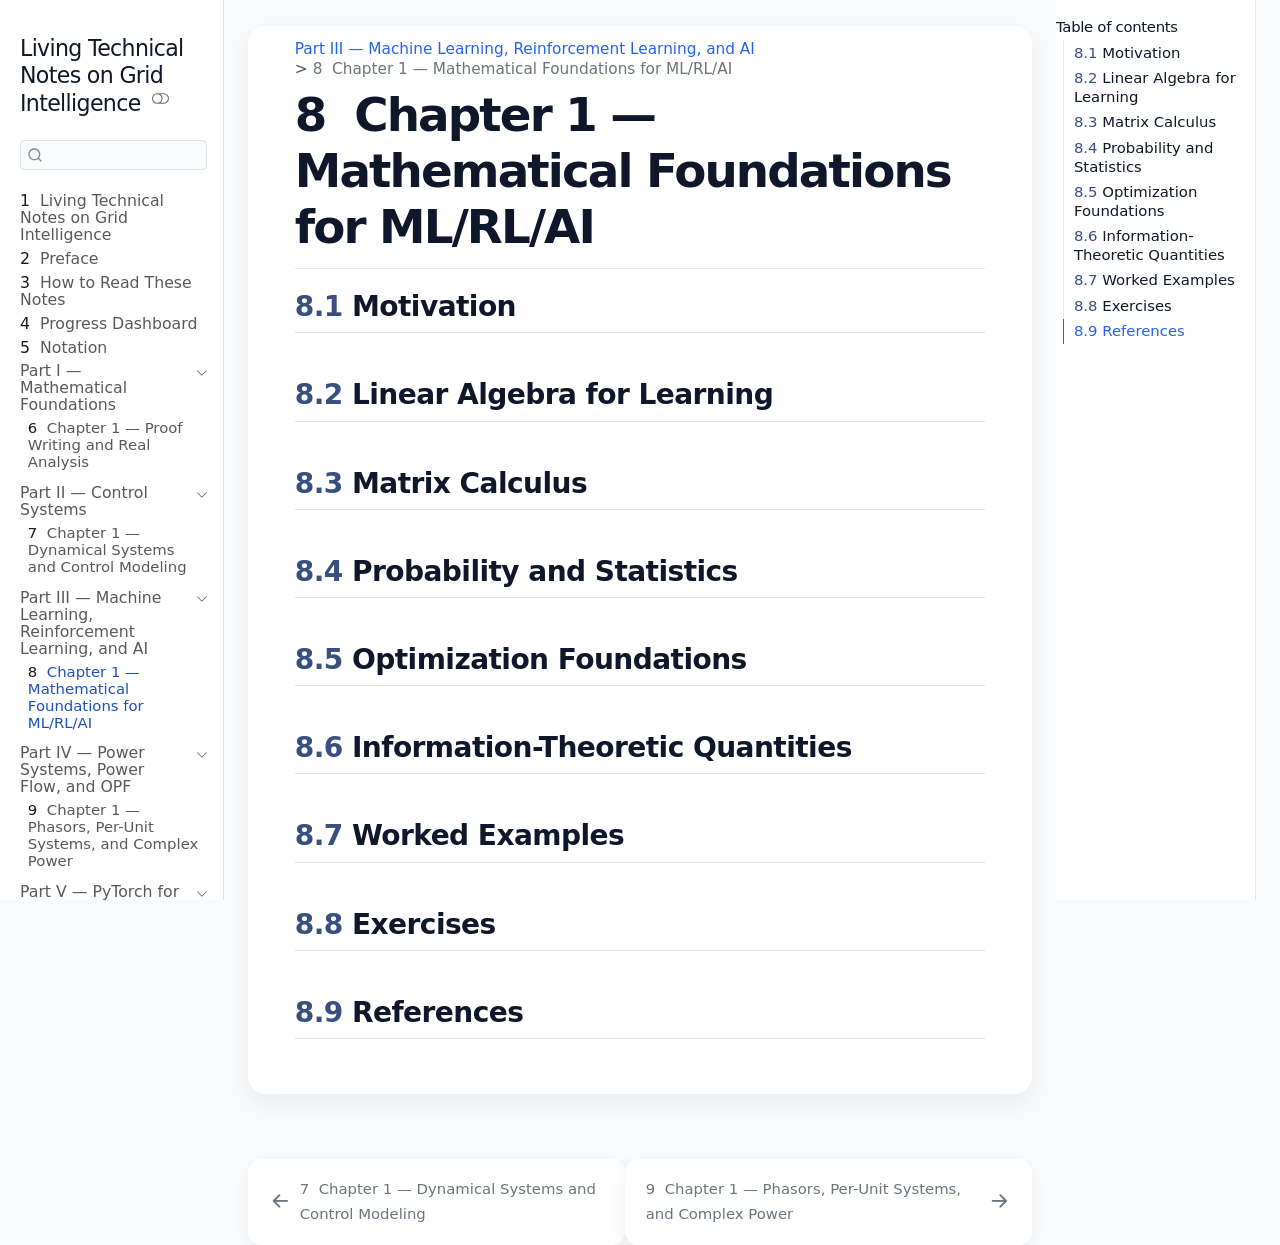
<file: docs/part-iii-ml-ai/01-ml-foundations.html>
<!DOCTYPE html>
<html xmlns="http://www.w3.org/1999/xhtml" lang="en" xml:lang="en"><head>

<meta charset="utf-8">
<meta name="generator" content="quarto-1.9.38">

<meta name="viewport" content="width=device-width, initial-scale=1.0, user-scalable=yes">


<title>8&nbsp; Chapter 1 — Mathematical Foundations for ML/RL/AI – Living Technical Notes on Grid Intelligence</title>
<style>
/* Default styles provided by pandoc.
** See https://pandoc.org/MANUAL.html#variables-for-html for config info.
*/
code{white-space: pre-wrap;}
span.smallcaps{font-variant: small-caps;}
div.columns{display: flex; gap: min(4vw, 1.5em);}
div.column{flex: auto; overflow-x: auto;}
div.hanging-indent{margin-left: 1.5em; text-indent: -1.5em;}
ul.task-list{list-style: none;}
ul.task-list li input[type="checkbox"] {
  width: 0.8em;
  margin: 0 0.8em 0.2em -1em; /* quarto-specific, see https://github.com/quarto-dev/quarto-cli/issues/4556 */ 
  vertical-align: middle;
}
</style>


<script src="../site_libs/quarto-nav/quarto-nav.js"></script>
<script src="../site_libs/quarto-nav/headroom.min.js"></script>
<script src="../site_libs/clipboard/clipboard.min.js"></script>
<script src="../site_libs/quarto-search/autocomplete.umd.js"></script>
<script src="../site_libs/quarto-search/fuse.min.js"></script>
<script src="../site_libs/quarto-search/quarto-search.js"></script>
<meta name="quarto:offset" content="../">
<link href="../part-iv-power-opf/01-phasors-per-unit-complex-power.html" rel="next">
<link href="../part-ii-control/01-control-modeling.html" rel="prev">
<script src="../site_libs/quarto-html/quarto.js" type="module"></script>
<script src="../site_libs/quarto-html/tabsets/tabsets.js" type="module"></script>
<script src="../site_libs/quarto-html/popper.min.js"></script>
<script src="../site_libs/quarto-html/tippy.umd.min.js"></script>
<script src="../site_libs/quarto-html/anchor.min.js"></script>
<link href="../site_libs/quarto-html/tippy.css" rel="stylesheet">
<link href="../site_libs/quarto-html/quarto-syntax-highlighting-2fcff42c67c1acfbd0d7423a1a431dc2.css" rel="stylesheet" class="quarto-color-scheme" id="quarto-text-highlighting-styles">
<link href="../site_libs/quarto-html/quarto-syntax-highlighting-dark-b5e642977a5ee387b061c03982b75552.css" rel="stylesheet" class="quarto-color-scheme quarto-color-alternate" id="quarto-text-highlighting-styles">
<link href="../site_libs/quarto-html/quarto-syntax-highlighting-2fcff42c67c1acfbd0d7423a1a431dc2.css" rel="stylesheet" class="quarto-color-scheme-extra" id="quarto-text-highlighting-styles">
<script src="../site_libs/bootstrap/bootstrap.min.js"></script>
<link href="../site_libs/bootstrap/bootstrap-icons.css" rel="stylesheet">
<link href="../site_libs/bootstrap/bootstrap-91cc03fe308b1d777cb487b7ba14f07c.min.css" rel="stylesheet" append-hash="true" class="quarto-color-scheme" id="quarto-bootstrap" data-mode="light">
<link href="../site_libs/bootstrap/bootstrap-dark-ea0e772b48f8cb56c4a0d9d17ad4b09f.min.css" rel="stylesheet" append-hash="true" class="quarto-color-scheme quarto-color-alternate" id="quarto-bootstrap" data-mode="dark">
<link href="../site_libs/bootstrap/bootstrap-91cc03fe308b1d777cb487b7ba14f07c.min.css" rel="stylesheet" append-hash="true" class="quarto-color-scheme-extra" id="quarto-bootstrap" data-mode="light">
<script id="quarto-search-options" type="application/json">{
  "location": "sidebar",
  "copy-button": false,
  "collapse-after": 3,
  "panel-placement": "start",
  "type": "textbox",
  "limit": 50,
  "keyboard-shortcut": [
    "f",
    "/",
    "s"
  ],
  "show-item-context": false,
  "language": {
    "search-no-results-text": "No results",
    "search-matching-documents-text": "matching documents",
    "search-copy-link-title": "Copy link to search",
    "search-hide-matches-text": "Hide additional matches",
    "search-more-match-text": "more match in this document",
    "search-more-matches-text": "more matches in this document",
    "search-clear-button-title": "Clear",
    "search-text-placeholder": "",
    "search-detached-cancel-button-title": "Cancel",
    "search-submit-button-title": "Submit",
    "search-label": "Search"
  }
}</script>
<style>html{ scroll-behavior: smooth; }</style>


</head>

<body class="nav-sidebar docked quarto-light"><script id="quarto-html-before-body" type="application/javascript">
    const toggleBodyColorMode = (bsSheetEl) => {
      const mode = bsSheetEl.getAttribute("data-mode");
      const bodyEl = window.document.querySelector("body");
      if (mode === "dark") {
        bodyEl.classList.add("quarto-dark");
        bodyEl.classList.remove("quarto-light");
      } else {
        bodyEl.classList.add("quarto-light");
        bodyEl.classList.remove("quarto-dark");
      }
    }
    const toggleBodyColorPrimary = () => {
      const bsSheetEl = window.document.querySelector("link#quarto-bootstrap:not([rel=disabled-stylesheet])");
      if (bsSheetEl) {
        toggleBodyColorMode(bsSheetEl);
      }
    }
    const setColorSchemeToggle = (alternate) => {
      const toggles = window.document.querySelectorAll('.quarto-color-scheme-toggle');
      for (let i=0; i < toggles.length; i++) {
        const toggle = toggles[i];
        if (toggle) {
          if (alternate) {
            toggle.classList.add("alternate");
          } else {
            toggle.classList.remove("alternate");
          }
        }
      }
    };
    const toggleColorMode = (alternate) => {
      // Switch the stylesheets
      const primaryStylesheets = window.document.querySelectorAll('link.quarto-color-scheme:not(.quarto-color-alternate)');
      const alternateStylesheets = window.document.querySelectorAll('link.quarto-color-scheme.quarto-color-alternate');
      manageTransitions('#quarto-margin-sidebar .nav-link', false);
      if (alternate) {
        // note: dark is layered on light, we don't disable primary!
        enableStylesheet(alternateStylesheets);
        for (const sheetNode of alternateStylesheets) {
          if (sheetNode.id === "quarto-bootstrap") {
            toggleBodyColorMode(sheetNode);
          }
        }
      } else {
        disableStylesheet(alternateStylesheets);
        enableStylesheet(primaryStylesheets)
        toggleBodyColorPrimary();
      }
      manageTransitions('#quarto-margin-sidebar .nav-link', true);
      // Switch the toggles
      setColorSchemeToggle(alternate)
      // Hack to workaround the fact that safari doesn't
      // properly recolor the scrollbar when toggling (#1455)
      if (navigator.userAgent.indexOf('Safari') > 0 && navigator.userAgent.indexOf('Chrome') == -1) {
        manageTransitions("body", false);
        window.scrollTo(0, 1);
        setTimeout(() => {
          window.scrollTo(0, 0);
          manageTransitions("body", true);
        }, 40);
      }
    }
    const disableStylesheet = (stylesheets) => {
      for (let i=0; i < stylesheets.length; i++) {
        const stylesheet = stylesheets[i];
        stylesheet.rel = 'disabled-stylesheet';
      }
    }
    const enableStylesheet = (stylesheets) => {
      for (let i=0; i < stylesheets.length; i++) {
        const stylesheet = stylesheets[i];
        if(stylesheet.rel !== 'stylesheet') { // for Chrome, which will still FOUC without this check
          stylesheet.rel = 'stylesheet';
        }
      }
    }
    const manageTransitions = (selector, allowTransitions) => {
      const els = window.document.querySelectorAll(selector);
      for (let i=0; i < els.length; i++) {
        const el = els[i];
        if (allowTransitions) {
          el.classList.remove('notransition');
        } else {
          el.classList.add('notransition');
        }
      }
    }
    const isFileUrl = () => {
      return window.location.protocol === 'file:';
    }
    const hasAlternateSentinel = () => {
      let styleSentinel = getColorSchemeSentinel();
      if (styleSentinel !== null) {
        return styleSentinel === "alternate";
      } else {
        return false;
      }
    }
    const setStyleSentinel = (alternate) => {
      const value = alternate ? "alternate" : "default";
      if (!isFileUrl()) {
        window.localStorage.setItem("quarto-color-scheme", value);
      } else {
        localAlternateSentinel = value;
      }
    }
    const getColorSchemeSentinel = () => {
      if (!isFileUrl()) {
        const storageValue = window.localStorage.getItem("quarto-color-scheme");
        return storageValue != null ? storageValue : localAlternateSentinel;
      } else {
        return localAlternateSentinel;
      }
    }
    const toggleGiscusIfUsed = (isAlternate, darkModeDefault) => {
      const baseTheme = document.querySelector('#giscus-base-theme')?.value ?? 'light';
      const alternateTheme = document.querySelector('#giscus-alt-theme')?.value ?? 'dark';
      let newTheme = '';
      if(authorPrefersDark) {
        newTheme = isAlternate ? baseTheme : alternateTheme;
      } else {
        newTheme = isAlternate ? alternateTheme : baseTheme;
      }
      const changeGiscusTheme = () => {
        // From: https://github.com/giscus/giscus/issues/336
        const sendMessage = (message) => {
          const iframe = document.querySelector('iframe.giscus-frame');
          if (!iframe) return;
          iframe.contentWindow.postMessage({ giscus: message }, 'https://giscus.app');
        }
        sendMessage({
          setConfig: {
            theme: newTheme
          }
        });
      }
      const isGiscussLoaded = window.document.querySelector('iframe.giscus-frame') !== null;
      if (isGiscussLoaded) {
        changeGiscusTheme();
      }
    };
    const authorPrefersDark = false;
    const darkModeDefault = authorPrefersDark;
      document.querySelector('link#quarto-text-highlighting-styles.quarto-color-scheme-extra').rel = 'disabled-stylesheet';
      document.querySelector('link#quarto-bootstrap.quarto-color-scheme-extra').rel = 'disabled-stylesheet';
    let localAlternateSentinel = darkModeDefault ? 'alternate' : 'default';
    // Dark / light mode switch
    window.quartoToggleColorScheme = () => {
      // Read the current dark / light value
      let toAlternate = !hasAlternateSentinel();
      toggleColorMode(toAlternate);
      setStyleSentinel(toAlternate);
      toggleGiscusIfUsed(toAlternate, darkModeDefault);
      window.dispatchEvent(new Event('resize'));
    };
    // Switch to dark mode if need be
    if (hasAlternateSentinel()) {
      toggleColorMode(true);
    } else {
      toggleColorMode(false);
    }
  </script>

<div id="quarto-search-results"></div>
  <header id="quarto-header" class="headroom fixed-top">
  <nav class="quarto-secondary-nav">
    <div class="container-fluid d-flex">
      <button type="button" class="quarto-btn-toggle btn" data-bs-toggle="collapse" role="button" data-bs-target=".quarto-sidebar-collapse-item" aria-controls="quarto-sidebar" aria-expanded="false" aria-label="Toggle sidebar navigation" onclick="if (window.quartoToggleHeadroom) { window.quartoToggleHeadroom(); }">
        <i class="bi bi-layout-text-sidebar-reverse"></i>
      </button>
        <nav class="quarto-page-breadcrumbs" aria-label="breadcrumb"><ol class="breadcrumb"><li class="breadcrumb-item"><a href="../part-iii-ml-ai/01-ml-foundations.html">Part III — Machine Learning, Reinforcement Learning, and AI</a></li><li class="breadcrumb-item"><a href="../part-iii-ml-ai/01-ml-foundations.html"><span class="chapter-number">8</span>&nbsp; <span class="chapter-title">Chapter 1 — Mathematical Foundations for ML/RL/AI</span></a></li></ol></nav>
        <a class="flex-grow-1" role="navigation" data-bs-toggle="collapse" data-bs-target=".quarto-sidebar-collapse-item" aria-controls="quarto-sidebar" aria-expanded="false" aria-label="Toggle sidebar navigation" onclick="if (window.quartoToggleHeadroom) { window.quartoToggleHeadroom(); }">      
        </a>
      <button type="button" class="btn quarto-search-button" aria-label="Search" onclick="window.quartoOpenSearch();">
        <i class="bi bi-search"></i>
      </button>
    </div>
  </nav>
</header>
<!-- content -->
<div id="quarto-content" class="quarto-container page-columns page-rows-contents page-layout-article">
<!-- sidebar -->
  <nav id="quarto-sidebar" class="sidebar collapse collapse-horizontal quarto-sidebar-collapse-item sidebar-navigation docked overflow-auto">
    <div class="pt-lg-2 mt-2 text-left sidebar-header">
    <div class="sidebar-title mb-0 py-0">
      <a href="../">Living Technical Notes on Grid Intelligence</a> 
        <div class="sidebar-tools-main">
  <a href="" class="quarto-color-scheme-toggle quarto-navigation-tool  px-1" onclick="window.quartoToggleColorScheme(); return false;" title="Toggle dark mode"><i class="bi"></i></a>
</div>
    </div>
      </div>
        <div class="mt-2 flex-shrink-0 align-items-center">
        <div class="sidebar-search">
        <div id="quarto-search" class="" title="Search"></div>
        </div>
        </div>
    <div class="sidebar-menu-container"> 
    <ul class="list-unstyled mt-1">
        <li class="sidebar-item">
  <div class="sidebar-item-container"> 
  <a href="../index.html" class="sidebar-item-text sidebar-link">
 <span class="menu-text"><span class="chapter-number">1</span>&nbsp; <span class="chapter-title">Living Technical Notes on Grid Intelligence</span></span></a>
  </div>
</li>
        <li class="sidebar-item">
  <div class="sidebar-item-container"> 
  <a href="../preface.html" class="sidebar-item-text sidebar-link">
 <span class="menu-text"><span class="chapter-number">2</span>&nbsp; <span class="chapter-title">Preface</span></span></a>
  </div>
</li>
        <li class="sidebar-item">
  <div class="sidebar-item-container"> 
  <a href="../how-to-read.html" class="sidebar-item-text sidebar-link">
 <span class="menu-text"><span class="chapter-number">3</span>&nbsp; <span class="chapter-title">How to Read These Notes</span></span></a>
  </div>
</li>
        <li class="sidebar-item">
  <div class="sidebar-item-container"> 
  <a href="../progress.html" class="sidebar-item-text sidebar-link">
 <span class="menu-text"><span class="chapter-number">4</span>&nbsp; <span class="chapter-title">Progress Dashboard</span></span></a>
  </div>
</li>
        <li class="sidebar-item">
  <div class="sidebar-item-container"> 
  <a href="../notation.html" class="sidebar-item-text sidebar-link">
 <span class="menu-text"><span class="chapter-number">5</span>&nbsp; <span class="chapter-title">Notation</span></span></a>
  </div>
</li>
        <li class="sidebar-item sidebar-item-section">
      <div class="sidebar-item-container"> 
            <a class="sidebar-item-text sidebar-link text-start" data-bs-toggle="collapse" data-bs-target="#quarto-sidebar-section-1" role="navigation" aria-expanded="true">
 <span class="menu-text">Part I — Mathematical Foundations</span></a>
          <a class="sidebar-item-toggle text-start" data-bs-toggle="collapse" data-bs-target="#quarto-sidebar-section-1" role="navigation" aria-expanded="true" aria-label="Toggle section">
            <i class="bi bi-chevron-right ms-2"></i>
          </a> 
      </div>
      <ul id="quarto-sidebar-section-1" class="collapse list-unstyled sidebar-section depth1 show">  
          <li class="sidebar-item">
  <div class="sidebar-item-container"> 
  <a href="../part-i-math/01-proof-writing-real-analysis.html" class="sidebar-item-text sidebar-link">
 <span class="menu-text"><span class="chapter-number">6</span>&nbsp; <span class="chapter-title">Chapter 1 — Proof Writing and Real Analysis</span></span></a>
  </div>
</li>
      </ul>
  </li>
        <li class="sidebar-item sidebar-item-section">
      <div class="sidebar-item-container"> 
            <a class="sidebar-item-text sidebar-link text-start" data-bs-toggle="collapse" data-bs-target="#quarto-sidebar-section-2" role="navigation" aria-expanded="true">
 <span class="menu-text">Part II — Control Systems</span></a>
          <a class="sidebar-item-toggle text-start" data-bs-toggle="collapse" data-bs-target="#quarto-sidebar-section-2" role="navigation" aria-expanded="true" aria-label="Toggle section">
            <i class="bi bi-chevron-right ms-2"></i>
          </a> 
      </div>
      <ul id="quarto-sidebar-section-2" class="collapse list-unstyled sidebar-section depth1 show">  
          <li class="sidebar-item">
  <div class="sidebar-item-container"> 
  <a href="../part-ii-control/01-control-modeling.html" class="sidebar-item-text sidebar-link">
 <span class="menu-text"><span class="chapter-number">7</span>&nbsp; <span class="chapter-title">Chapter 1 — Dynamical Systems and Control Modeling</span></span></a>
  </div>
</li>
      </ul>
  </li>
        <li class="sidebar-item sidebar-item-section">
      <div class="sidebar-item-container"> 
            <a class="sidebar-item-text sidebar-link text-start" data-bs-toggle="collapse" data-bs-target="#quarto-sidebar-section-3" role="navigation" aria-expanded="true">
 <span class="menu-text">Part III — Machine Learning, Reinforcement Learning, and AI</span></a>
          <a class="sidebar-item-toggle text-start" data-bs-toggle="collapse" data-bs-target="#quarto-sidebar-section-3" role="navigation" aria-expanded="true" aria-label="Toggle section">
            <i class="bi bi-chevron-right ms-2"></i>
          </a> 
      </div>
      <ul id="quarto-sidebar-section-3" class="collapse list-unstyled sidebar-section depth1 show">  
          <li class="sidebar-item">
  <div class="sidebar-item-container"> 
  <a href="../part-iii-ml-ai/01-ml-foundations.html" class="sidebar-item-text sidebar-link active">
 <span class="menu-text"><span class="chapter-number">8</span>&nbsp; <span class="chapter-title">Chapter 1 — Mathematical Foundations for ML/RL/AI</span></span></a>
  </div>
</li>
      </ul>
  </li>
        <li class="sidebar-item sidebar-item-section">
      <div class="sidebar-item-container"> 
            <a class="sidebar-item-text sidebar-link text-start" data-bs-toggle="collapse" data-bs-target="#quarto-sidebar-section-4" role="navigation" aria-expanded="true">
 <span class="menu-text">Part IV — Power Systems, Power Flow, and OPF</span></a>
          <a class="sidebar-item-toggle text-start" data-bs-toggle="collapse" data-bs-target="#quarto-sidebar-section-4" role="navigation" aria-expanded="true" aria-label="Toggle section">
            <i class="bi bi-chevron-right ms-2"></i>
          </a> 
      </div>
      <ul id="quarto-sidebar-section-4" class="collapse list-unstyled sidebar-section depth1 show">  
          <li class="sidebar-item">
  <div class="sidebar-item-container"> 
  <a href="../part-iv-power-opf/01-phasors-per-unit-complex-power.html" class="sidebar-item-text sidebar-link">
 <span class="menu-text"><span class="chapter-number">9</span>&nbsp; <span class="chapter-title">Chapter 1 — Phasors, Per-Unit Systems, and Complex Power</span></span></a>
  </div>
</li>
      </ul>
  </li>
        <li class="sidebar-item sidebar-item-section">
      <div class="sidebar-item-container"> 
            <a class="sidebar-item-text sidebar-link text-start" data-bs-toggle="collapse" data-bs-target="#quarto-sidebar-section-5" role="navigation" aria-expanded="true">
 <span class="menu-text">Part V — PyTorch for Research Implementation</span></a>
          <a class="sidebar-item-toggle text-start" data-bs-toggle="collapse" data-bs-target="#quarto-sidebar-section-5" role="navigation" aria-expanded="true" aria-label="Toggle section">
            <i class="bi bi-chevron-right ms-2"></i>
          </a> 
      </div>
      <ul id="quarto-sidebar-section-5" class="collapse list-unstyled sidebar-section depth1 show">  
          <li class="sidebar-item">
  <div class="sidebar-item-container"> 
  <a href="../part-v-pytorch/01-computational-graphs-autodiff.html" class="sidebar-item-text sidebar-link">
 <span class="menu-text"><span class="chapter-number">10</span>&nbsp; <span class="chapter-title">Chapter 1 — Computational Graphs and Automatic Differentiation</span></span></a>
  </div>
</li>
      </ul>
  </li>
        <li class="sidebar-item sidebar-item-section">
      <div class="sidebar-item-container"> 
            <a class="sidebar-item-text sidebar-link text-start" data-bs-toggle="collapse" data-bs-target="#quarto-sidebar-section-6" role="navigation" aria-expanded="true">
 <span class="menu-text">Part VI — Parallel Computing and Scientific Software Performance</span></a>
          <a class="sidebar-item-toggle text-start" data-bs-toggle="collapse" data-bs-target="#quarto-sidebar-section-6" role="navigation" aria-expanded="true" aria-label="Toggle section">
            <i class="bi bi-chevron-right ms-2"></i>
          </a> 
      </div>
      <ul id="quarto-sidebar-section-6" class="collapse list-unstyled sidebar-section depth1 show">  
          <li class="sidebar-item">
  <div class="sidebar-item-container"> 
  <a href="../part-vi-parallel/01-performance-foundations.html" class="sidebar-item-text sidebar-link">
 <span class="menu-text"><span class="chapter-number">11</span>&nbsp; <span class="chapter-title">Chapter 1 — Performance Foundations</span></span></a>
  </div>
</li>
      </ul>
  </li>
        <li class="sidebar-item">
  <div class="sidebar-item-container"> 
  <a href="../appendices/software-setup.html" class="sidebar-item-text sidebar-link">
 <span class="menu-text"><span class="chapter-number">12</span>&nbsp; <span class="chapter-title">Software Setup</span></span></a>
  </div>
</li>
        <li class="sidebar-item">
  <div class="sidebar-item-container"> 
  <a href="../references.html" class="sidebar-item-text sidebar-link">
 <span class="menu-text"><span class="chapter-number">13</span>&nbsp; <span class="chapter-title">References</span></span></a>
  </div>
</li>
    </ul>
    </div>
</nav>
<div id="quarto-sidebar-glass" class="quarto-sidebar-collapse-item" data-bs-toggle="collapse" data-bs-target=".quarto-sidebar-collapse-item"></div>
<!-- margin-sidebar -->
    <div id="quarto-margin-sidebar" class="sidebar margin-sidebar">
        <nav id="TOC" role="doc-toc" class="toc-active">
    <h2 id="toc-title">Table of contents</h2>
   
  <ul>
  <li><a href="#motivation" id="toc-motivation" class="nav-link active" data-scroll-target="#motivation"><span class="header-section-number">8.1</span> Motivation</a></li>
  <li><a href="#linear-algebra-for-learning" id="toc-linear-algebra-for-learning" class="nav-link" data-scroll-target="#linear-algebra-for-learning"><span class="header-section-number">8.2</span> Linear Algebra for Learning</a></li>
  <li><a href="#matrix-calculus" id="toc-matrix-calculus" class="nav-link" data-scroll-target="#matrix-calculus"><span class="header-section-number">8.3</span> Matrix Calculus</a></li>
  <li><a href="#probability-and-statistics" id="toc-probability-and-statistics" class="nav-link" data-scroll-target="#probability-and-statistics"><span class="header-section-number">8.4</span> Probability and Statistics</a></li>
  <li><a href="#optimization-foundations" id="toc-optimization-foundations" class="nav-link" data-scroll-target="#optimization-foundations"><span class="header-section-number">8.5</span> Optimization Foundations</a></li>
  <li><a href="#information-theoretic-quantities" id="toc-information-theoretic-quantities" class="nav-link" data-scroll-target="#information-theoretic-quantities"><span class="header-section-number">8.6</span> Information-Theoretic Quantities</a></li>
  <li><a href="#worked-examples" id="toc-worked-examples" class="nav-link" data-scroll-target="#worked-examples"><span class="header-section-number">8.7</span> Worked Examples</a></li>
  <li><a href="#exercises" id="toc-exercises" class="nav-link" data-scroll-target="#exercises"><span class="header-section-number">8.8</span> Exercises</a></li>
  <li><a href="#references" id="toc-references" class="nav-link" data-scroll-target="#references"><span class="header-section-number">8.9</span> References</a></li>
  </ul>
</nav>
    </div>
<!-- main -->
<main class="content" id="quarto-document-content">


<header id="title-block-header" class="quarto-title-block default"><nav class="quarto-page-breadcrumbs quarto-title-breadcrumbs d-none d-lg-block" aria-label="breadcrumb"><ol class="breadcrumb"><li class="breadcrumb-item"><a href="../part-iii-ml-ai/01-ml-foundations.html">Part III — Machine Learning, Reinforcement Learning, and AI</a></li><li class="breadcrumb-item"><a href="../part-iii-ml-ai/01-ml-foundations.html"><span class="chapter-number">8</span>&nbsp; <span class="chapter-title">Chapter 1 — Mathematical Foundations for ML/RL/AI</span></a></li></ol></nav>
<div class="quarto-title">
<h1 class="title"><span class="chapter-number">8</span>&nbsp; <span class="chapter-title">Chapter 1 — Mathematical Foundations for ML/RL/AI</span></h1>
</div>



<div class="quarto-title-meta">

    
  
    
  </div>
  


</header>


<section id="motivation" class="level2" data-number="8.1">
<h2 data-number="8.1" class="anchored" data-anchor-id="motivation"><span class="header-section-number">8.1</span> Motivation</h2>
</section>
<section id="linear-algebra-for-learning" class="level2" data-number="8.2">
<h2 data-number="8.2" class="anchored" data-anchor-id="linear-algebra-for-learning"><span class="header-section-number">8.2</span> Linear Algebra for Learning</h2>
</section>
<section id="matrix-calculus" class="level2" data-number="8.3">
<h2 data-number="8.3" class="anchored" data-anchor-id="matrix-calculus"><span class="header-section-number">8.3</span> Matrix Calculus</h2>
</section>
<section id="probability-and-statistics" class="level2" data-number="8.4">
<h2 data-number="8.4" class="anchored" data-anchor-id="probability-and-statistics"><span class="header-section-number">8.4</span> Probability and Statistics</h2>
</section>
<section id="optimization-foundations" class="level2" data-number="8.5">
<h2 data-number="8.5" class="anchored" data-anchor-id="optimization-foundations"><span class="header-section-number">8.5</span> Optimization Foundations</h2>
</section>
<section id="information-theoretic-quantities" class="level2" data-number="8.6">
<h2 data-number="8.6" class="anchored" data-anchor-id="information-theoretic-quantities"><span class="header-section-number">8.6</span> Information-Theoretic Quantities</h2>
</section>
<section id="worked-examples" class="level2" data-number="8.7">
<h2 data-number="8.7" class="anchored" data-anchor-id="worked-examples"><span class="header-section-number">8.7</span> Worked Examples</h2>
</section>
<section id="exercises" class="level2" data-number="8.8">
<h2 data-number="8.8" class="anchored" data-anchor-id="exercises"><span class="header-section-number">8.8</span> Exercises</h2>
</section>
<section id="references" class="level2" data-number="8.9">
<h2 data-number="8.9" class="anchored" data-anchor-id="references"><span class="header-section-number">8.9</span> References</h2>


</section>

</main> <!-- /main -->
<script id="quarto-html-after-body" type="application/javascript">
  window.document.addEventListener("DOMContentLoaded", function (event) {
    // Ensure there is a toggle, if there isn't float one in the top right
    if (window.document.querySelector('.quarto-color-scheme-toggle') === null) {
      const a = window.document.createElement('a');
      a.classList.add('top-right');
      a.classList.add('quarto-color-scheme-toggle');
      a.href = "";
      a.onclick = function() { try { window.quartoToggleColorScheme(); } catch {} return false; };
      const i = window.document.createElement("i");
      i.classList.add('bi');
      a.appendChild(i);
      window.document.body.appendChild(a);
    }
    setColorSchemeToggle(hasAlternateSentinel())
    const icon = "";
    const anchorJS = new window.AnchorJS();
    anchorJS.options = {
      placement: 'right',
      icon: icon
    };
    anchorJS.add('.anchored');
    const isCodeAnnotation = (el) => {
      for (const clz of el.classList) {
        if (clz.startsWith('code-annotation-')) {                     
          return true;
        }
      }
      return false;
    }
    const onCopySuccess = function(e) {
      // button target
      const button = e.trigger;
      // don't keep focus
      button.blur();
      // flash "checked"
      button.classList.add('code-copy-button-checked');
      var currentTitle = button.getAttribute("title");
      button.setAttribute("title", "Copied!");
      let tooltip;
      if (window.bootstrap) {
        button.setAttribute("data-bs-toggle", "tooltip");
        button.setAttribute("data-bs-placement", "left");
        button.setAttribute("data-bs-title", "Copied!");
        tooltip = new bootstrap.Tooltip(button, 
          { trigger: "manual", 
            customClass: "code-copy-button-tooltip",
            offset: [0, -8]});
        tooltip.show();    
      }
      setTimeout(function() {
        if (tooltip) {
          tooltip.hide();
          button.removeAttribute("data-bs-title");
          button.removeAttribute("data-bs-toggle");
          button.removeAttribute("data-bs-placement");
        }
        button.setAttribute("title", currentTitle);
        button.classList.remove('code-copy-button-checked');
      }, 1000);
      // clear code selection
      e.clearSelection();
    }
    const getTextToCopy = function(trigger) {
      const outerScaffold = trigger.parentElement.cloneNode(true);
      const codeEl = outerScaffold.querySelector('code');
      for (const childEl of codeEl.children) {
        if (isCodeAnnotation(childEl)) {
          childEl.remove();
        }
      }
      return codeEl.innerText;
    }
    const clipboard = new window.ClipboardJS('.code-copy-button:not([data-in-quarto-modal])', {
      text: getTextToCopy
    });
    clipboard.on('success', onCopySuccess);
    if (window.document.getElementById('quarto-embedded-source-code-modal')) {
      const clipboardModal = new window.ClipboardJS('.code-copy-button[data-in-quarto-modal]', {
        text: getTextToCopy,
        container: window.document.getElementById('quarto-embedded-source-code-modal')
      });
      clipboardModal.on('success', onCopySuccess);
    }
      var localhostRegex = new RegExp(/^(?:http|https):\/\/localhost\:?[0-9]*\//);
      var mailtoRegex = new RegExp(/^mailto:/);
        var filterRegex = new RegExp('/' + window.location.host + '/');
      var isInternal = (href) => {
          return filterRegex.test(href) || localhostRegex.test(href) || mailtoRegex.test(href);
      }
      // Inspect non-navigation links and adorn them if external
     var links = window.document.querySelectorAll('a[href]:not(.nav-link):not(.navbar-brand):not(.toc-action):not(.sidebar-link):not(.sidebar-item-toggle):not(.pagination-link):not(.no-external):not([aria-hidden]):not(.dropdown-item):not(.quarto-navigation-tool):not(.about-link)');
      for (var i=0; i<links.length; i++) {
        const link = links[i];
        if (!isInternal(link.href)) {
          // undo the damage that might have been done by quarto-nav.js in the case of
          // links that we want to consider external
          if (link.dataset.originalHref !== undefined) {
            link.href = link.dataset.originalHref;
          }
            // target, if specified
            link.setAttribute("target", "_blank");
            if (link.getAttribute("rel") === null) {
              link.setAttribute("rel", "noopener");
            }
        }
      }
    function tippyHover(el, contentFn, onTriggerFn, onUntriggerFn) {
      const config = {
        allowHTML: true,
        maxWidth: 500,
        delay: 100,
        arrow: false,
        appendTo: function(el) {
            return el.parentElement;
        },
        interactive: true,
        interactiveBorder: 10,
        theme: 'quarto',
        placement: 'bottom-start',
      };
      if (contentFn) {
        config.content = contentFn;
      }
      if (onTriggerFn) {
        config.onTrigger = onTriggerFn;
      }
      if (onUntriggerFn) {
        config.onUntrigger = onUntriggerFn;
      }
      window.tippy(el, config); 
    }
    const noterefs = window.document.querySelectorAll('a[role="doc-noteref"]');
    for (var i=0; i<noterefs.length; i++) {
      const ref = noterefs[i];
      tippyHover(ref, function() {
        // use id or data attribute instead here
        let href = ref.getAttribute('data-footnote-href') || ref.getAttribute('href');
        try { href = new URL(href).hash; } catch {}
        const id = href.replace(/^#\/?/, "");
        const note = window.document.getElementById(id);
        if (note) {
          return note.innerHTML;
        } else {
          return "";
        }
      });
    }
    const xrefs = window.document.querySelectorAll('a.quarto-xref');
    const processXRef = (id, note) => {
      // Strip column container classes
      const stripColumnClz = (el) => {
        el.classList.remove("page-full", "page-columns");
        if (el.children) {
          for (const child of el.children) {
            stripColumnClz(child);
          }
        }
      }
      stripColumnClz(note)
      if (id === null || id.startsWith('sec-')) {
        // Special case sections, only their first couple elements
        const container = document.createElement("div");
        if (note.children && note.children.length > 2) {
          container.appendChild(note.children[0].cloneNode(true));
          for (let i = 1; i < note.children.length; i++) {
            const child = note.children[i];
            if (child.tagName === "P" && child.innerText === "") {
              continue;
            } else {
              container.appendChild(child.cloneNode(true));
              break;
            }
          }
          if (window.Quarto?.typesetMath) {
            window.Quarto.typesetMath(container);
          }
          return container.innerHTML
        } else {
          if (window.Quarto?.typesetMath) {
            window.Quarto.typesetMath(note);
          }
          return note.innerHTML;
        }
      } else {
        // Remove any anchor links if they are present
        const anchorLink = note.querySelector('a.anchorjs-link');
        if (anchorLink) {
          anchorLink.remove();
        }
        if (window.Quarto?.typesetMath) {
          window.Quarto.typesetMath(note);
        }
        if (note.classList.contains("callout")) {
          return note.outerHTML;
        } else {
          return note.innerHTML;
        }
      }
    }
    for (var i=0; i<xrefs.length; i++) {
      const xref = xrefs[i];
      tippyHover(xref, undefined, function(instance) {
        instance.disable();
        let url = xref.getAttribute('href');
        let hash = undefined; 
        if (url.startsWith('#')) {
          hash = url;
        } else {
          try { hash = new URL(url).hash; } catch {}
        }
        if (hash) {
          const id = hash.replace(/^#\/?/, "");
          const note = window.document.getElementById(id);
          if (note !== null) {
            try {
              const html = processXRef(id, note.cloneNode(true));
              instance.setContent(html);
            } finally {
              instance.enable();
              instance.show();
            }
          } else {
            // See if we can fetch this
            fetch(url.split('#')[0])
            .then(res => res.text())
            .then(html => {
              const parser = new DOMParser();
              const htmlDoc = parser.parseFromString(html, "text/html");
              const note = htmlDoc.getElementById(id);
              if (note !== null) {
                const html = processXRef(id, note);
                instance.setContent(html);
              } 
            }).finally(() => {
              instance.enable();
              instance.show();
            });
          }
        } else {
          // See if we can fetch a full url (with no hash to target)
          // This is a special case and we should probably do some content thinning / targeting
          fetch(url)
          .then(res => res.text())
          .then(html => {
            const parser = new DOMParser();
            const htmlDoc = parser.parseFromString(html, "text/html");
            const note = htmlDoc.querySelector('main.content');
            if (note !== null) {
              // This should only happen for chapter cross references
              // (since there is no id in the URL)
              // remove the first header
              if (note.children.length > 0 && note.children[0].tagName === "HEADER") {
                note.children[0].remove();
              }
              const html = processXRef(null, note);
              instance.setContent(html);
            } 
          }).finally(() => {
            instance.enable();
            instance.show();
          });
        }
      }, function(instance) {
      });
    }
        let selectedAnnoteEl;
        const selectorForAnnotation = ( cell, annotation) => {
          let cellAttr = 'data-code-cell="' + cell + '"';
          let lineAttr = 'data-code-annotation="' +  annotation + '"';
          const selector = 'span[' + cellAttr + '][' + lineAttr + ']';
          return selector;
        }
        const selectCodeLines = (annoteEl) => {
          const doc = window.document;
          const targetCell = annoteEl.getAttribute("data-target-cell");
          const targetAnnotation = annoteEl.getAttribute("data-target-annotation");
          const annoteSpan = window.document.querySelector(selectorForAnnotation(targetCell, targetAnnotation));
          const lines = annoteSpan.getAttribute("data-code-lines").split(",");
          const lineIds = lines.map((line) => {
            return targetCell + "-" + line;
          })
          let top = null;
          let height = null;
          let parent = null;
          if (lineIds.length > 0) {
              //compute the position of the single el (top and bottom and make a div)
              const el = window.document.getElementById(lineIds[0]);
              top = el.offsetTop;
              height = el.offsetHeight;
              parent = el.parentElement.parentElement;
            if (lineIds.length > 1) {
              const lastEl = window.document.getElementById(lineIds[lineIds.length - 1]);
              const bottom = lastEl.offsetTop + lastEl.offsetHeight;
              height = bottom - top;
            }
            if (top !== null && height !== null && parent !== null) {
              // cook up a div (if necessary) and position it 
              let div = window.document.getElementById("code-annotation-line-highlight");
              if (div === null) {
                div = window.document.createElement("div");
                div.setAttribute("id", "code-annotation-line-highlight");
                div.style.position = 'absolute';
                parent.appendChild(div);
              }
              div.style.top = top - 2 + "px";
              div.style.height = height + 4 + "px";
              div.style.left = 0;
              let gutterDiv = window.document.getElementById("code-annotation-line-highlight-gutter");
              if (gutterDiv === null) {
                gutterDiv = window.document.createElement("div");
                gutterDiv.setAttribute("id", "code-annotation-line-highlight-gutter");
                gutterDiv.style.position = 'absolute';
                const codeCell = window.document.getElementById(targetCell);
                const gutter = codeCell.querySelector('.code-annotation-gutter');
                gutter.appendChild(gutterDiv);
              }
              gutterDiv.style.top = top - 2 + "px";
              gutterDiv.style.height = height + 4 + "px";
            }
            selectedAnnoteEl = annoteEl;
          }
        };
        const unselectCodeLines = () => {
          const elementsIds = ["code-annotation-line-highlight", "code-annotation-line-highlight-gutter"];
          elementsIds.forEach((elId) => {
            const div = window.document.getElementById(elId);
            if (div) {
              div.remove();
            }
          });
          selectedAnnoteEl = undefined;
        };
          // Handle positioning of the toggle
      window.addEventListener(
        "resize",
        throttle(() => {
          elRect = undefined;
          if (selectedAnnoteEl) {
            selectCodeLines(selectedAnnoteEl);
          }
        }, 10)
      );
      function throttle(fn, ms) {
      let throttle = false;
      let timer;
        return (...args) => {
          if(!throttle) { // first call gets through
              fn.apply(this, args);
              throttle = true;
          } else { // all the others get throttled
              if(timer) clearTimeout(timer); // cancel #2
              timer = setTimeout(() => {
                fn.apply(this, args);
                timer = throttle = false;
              }, ms);
          }
        };
      }
        // Attach click handler to the DT
        const annoteDls = window.document.querySelectorAll('dt[data-target-cell]');
        for (const annoteDlNode of annoteDls) {
          annoteDlNode.addEventListener('click', (event) => {
            const clickedEl = event.target;
            if (clickedEl !== selectedAnnoteEl) {
              unselectCodeLines();
              const activeEl = window.document.querySelector('dt[data-target-cell].code-annotation-active');
              if (activeEl) {
                activeEl.classList.remove('code-annotation-active');
              }
              selectCodeLines(clickedEl);
              clickedEl.classList.add('code-annotation-active');
            } else {
              // Unselect the line
              unselectCodeLines();
              clickedEl.classList.remove('code-annotation-active');
            }
          });
        }
    const findCites = (el) => {
      const parentEl = el.parentElement;
      if (parentEl) {
        const cites = parentEl.dataset.cites;
        if (cites) {
          return {
            el,
            cites: cites.split(' ')
          };
        } else {
          return findCites(el.parentElement)
        }
      } else {
        return undefined;
      }
    };
    var bibliorefs = window.document.querySelectorAll('a[role="doc-biblioref"]');
    for (var i=0; i<bibliorefs.length; i++) {
      const ref = bibliorefs[i];
      const citeInfo = findCites(ref);
      if (citeInfo) {
        tippyHover(citeInfo.el, function() {
          var popup = window.document.createElement('div');
          citeInfo.cites.forEach(function(cite) {
            var citeDiv = window.document.createElement('div');
            citeDiv.classList.add('hanging-indent');
            citeDiv.classList.add('csl-entry');
            var biblioDiv = window.document.getElementById('ref-' + cite);
            if (biblioDiv) {
              citeDiv.innerHTML = biblioDiv.innerHTML;
            }
            popup.appendChild(citeDiv);
          });
          return popup.innerHTML;
        });
      }
    }
  });
  </script>
<nav class="page-navigation">
  <div class="nav-page nav-page-previous">
      <a href="../part-ii-control/01-control-modeling.html" class="pagination-link" aria-label="Chapter 1 — Dynamical Systems and Control Modeling">
        <i class="bi bi-arrow-left-short"></i> <span class="nav-page-text"><span class="chapter-number">7</span>&nbsp; <span class="chapter-title">Chapter 1 — Dynamical Systems and Control Modeling</span></span>
      </a>          
  </div>
  <div class="nav-page nav-page-next">
      <a href="../part-iv-power-opf/01-phasors-per-unit-complex-power.html" class="pagination-link" aria-label="Chapter 1 — Phasors, Per-Unit Systems, and Complex Power">
        <span class="nav-page-text"><span class="chapter-number">9</span>&nbsp; <span class="chapter-title">Chapter 1 — Phasors, Per-Unit Systems, and Complex Power</span></span> <i class="bi bi-arrow-right-short"></i>
      </a>
  </div>
</nav>
</div> <!-- /content -->




<script src="../site_libs/quarto-html/zenscroll-min.js"></script>
</body></html>
</file>
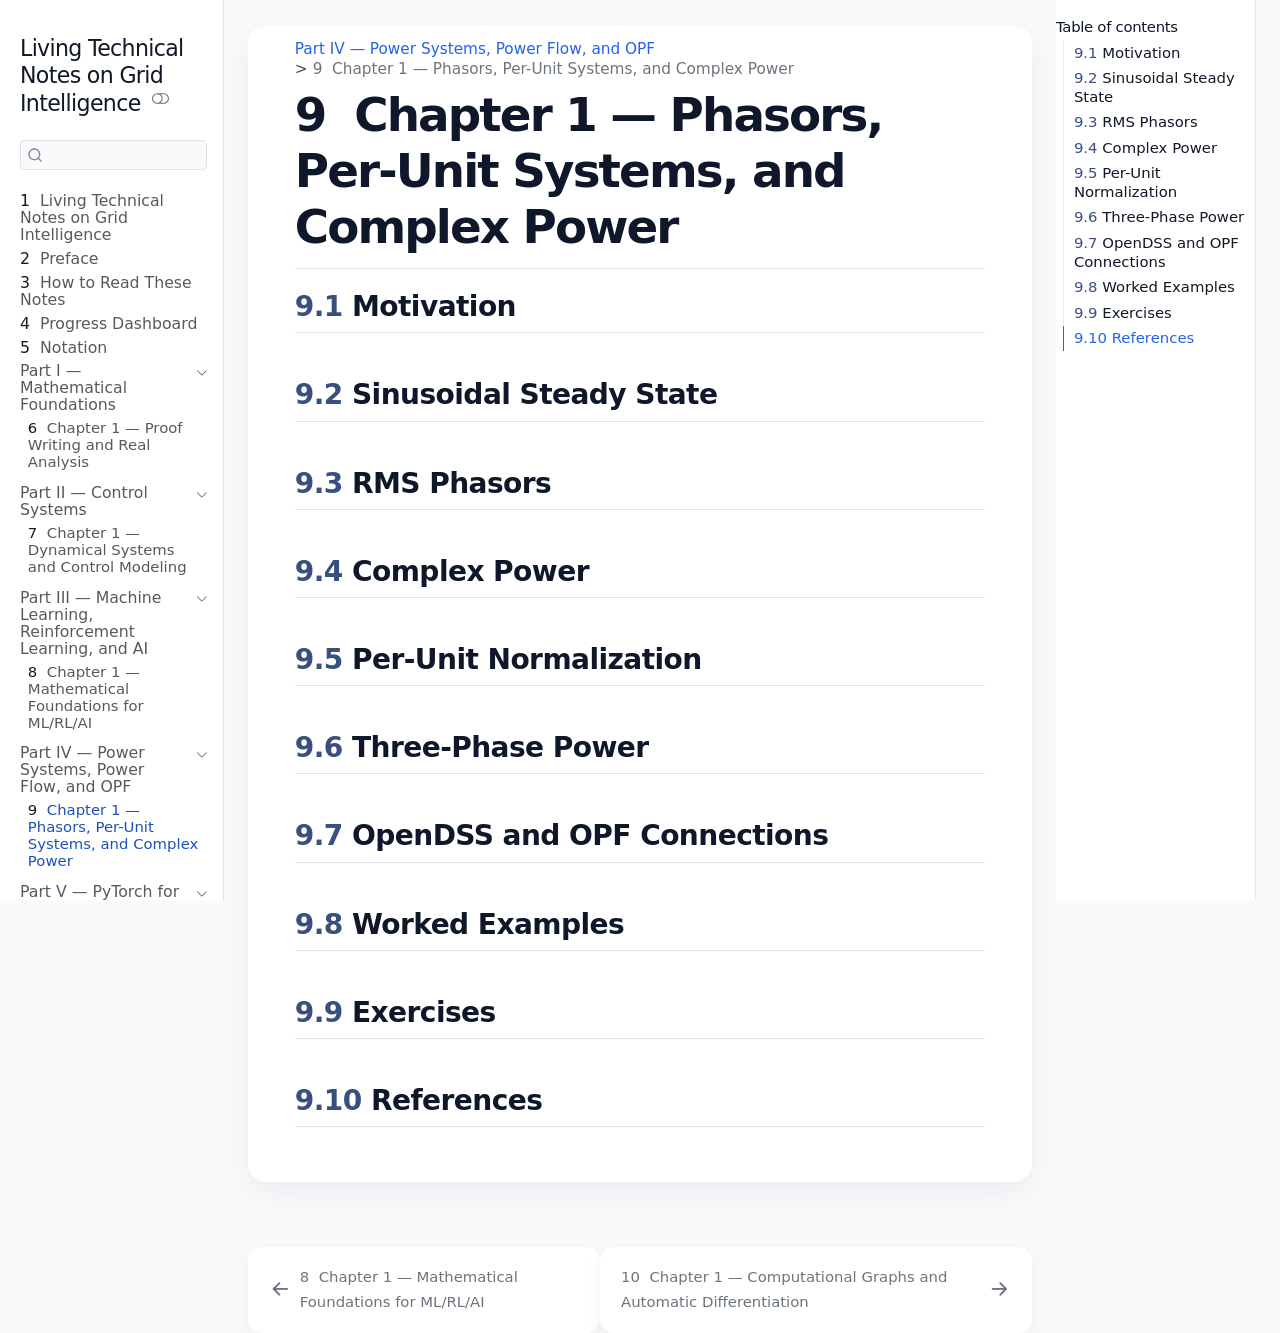
<file: docs/part-iv-power-opf/01-phasors-per-unit-complex-power.html>
<!DOCTYPE html>
<html xmlns="http://www.w3.org/1999/xhtml" lang="en" xml:lang="en"><head>

<meta charset="utf-8">
<meta name="generator" content="quarto-1.9.38">

<meta name="viewport" content="width=device-width, initial-scale=1.0, user-scalable=yes">


<title>9&nbsp; Chapter 1 — Phasors, Per-Unit Systems, and Complex Power – Living Technical Notes on Grid Intelligence</title>
<style>
/* Default styles provided by pandoc.
** See https://pandoc.org/MANUAL.html#variables-for-html for config info.
*/
code{white-space: pre-wrap;}
span.smallcaps{font-variant: small-caps;}
div.columns{display: flex; gap: min(4vw, 1.5em);}
div.column{flex: auto; overflow-x: auto;}
div.hanging-indent{margin-left: 1.5em; text-indent: -1.5em;}
ul.task-list{list-style: none;}
ul.task-list li input[type="checkbox"] {
  width: 0.8em;
  margin: 0 0.8em 0.2em -1em; /* quarto-specific, see https://github.com/quarto-dev/quarto-cli/issues/4556 */ 
  vertical-align: middle;
}
</style>


<script src="../site_libs/quarto-nav/quarto-nav.js"></script>
<script src="../site_libs/quarto-nav/headroom.min.js"></script>
<script src="../site_libs/clipboard/clipboard.min.js"></script>
<script src="../site_libs/quarto-search/autocomplete.umd.js"></script>
<script src="../site_libs/quarto-search/fuse.min.js"></script>
<script src="../site_libs/quarto-search/quarto-search.js"></script>
<meta name="quarto:offset" content="../">
<link href="../part-v-pytorch/01-computational-graphs-autodiff.html" rel="next">
<link href="../part-iii-ml-ai/01-ml-foundations.html" rel="prev">
<script src="../site_libs/quarto-html/quarto.js" type="module"></script>
<script src="../site_libs/quarto-html/tabsets/tabsets.js" type="module"></script>
<script src="../site_libs/quarto-html/popper.min.js"></script>
<script src="../site_libs/quarto-html/tippy.umd.min.js"></script>
<script src="../site_libs/quarto-html/anchor.min.js"></script>
<link href="../site_libs/quarto-html/tippy.css" rel="stylesheet">
<link href="../site_libs/quarto-html/quarto-syntax-highlighting-2fcff42c67c1acfbd0d7423a1a431dc2.css" rel="stylesheet" class="quarto-color-scheme" id="quarto-text-highlighting-styles">
<link href="../site_libs/quarto-html/quarto-syntax-highlighting-dark-b5e642977a5ee387b061c03982b75552.css" rel="stylesheet" class="quarto-color-scheme quarto-color-alternate" id="quarto-text-highlighting-styles">
<link href="../site_libs/quarto-html/quarto-syntax-highlighting-2fcff42c67c1acfbd0d7423a1a431dc2.css" rel="stylesheet" class="quarto-color-scheme-extra" id="quarto-text-highlighting-styles">
<script src="../site_libs/bootstrap/bootstrap.min.js"></script>
<link href="../site_libs/bootstrap/bootstrap-icons.css" rel="stylesheet">
<link href="../site_libs/bootstrap/bootstrap-91cc03fe308b1d777cb487b7ba14f07c.min.css" rel="stylesheet" append-hash="true" class="quarto-color-scheme" id="quarto-bootstrap" data-mode="light">
<link href="../site_libs/bootstrap/bootstrap-dark-ea0e772b48f8cb56c4a0d9d17ad4b09f.min.css" rel="stylesheet" append-hash="true" class="quarto-color-scheme quarto-color-alternate" id="quarto-bootstrap" data-mode="dark">
<link href="../site_libs/bootstrap/bootstrap-91cc03fe308b1d777cb487b7ba14f07c.min.css" rel="stylesheet" append-hash="true" class="quarto-color-scheme-extra" id="quarto-bootstrap" data-mode="light">
<script id="quarto-search-options" type="application/json">{
  "location": "sidebar",
  "copy-button": false,
  "collapse-after": 3,
  "panel-placement": "start",
  "type": "textbox",
  "limit": 50,
  "keyboard-shortcut": [
    "f",
    "/",
    "s"
  ],
  "show-item-context": false,
  "language": {
    "search-no-results-text": "No results",
    "search-matching-documents-text": "matching documents",
    "search-copy-link-title": "Copy link to search",
    "search-hide-matches-text": "Hide additional matches",
    "search-more-match-text": "more match in this document",
    "search-more-matches-text": "more matches in this document",
    "search-clear-button-title": "Clear",
    "search-text-placeholder": "",
    "search-detached-cancel-button-title": "Cancel",
    "search-submit-button-title": "Submit",
    "search-label": "Search"
  }
}</script>
<style>html{ scroll-behavior: smooth; }</style>


</head>

<body class="nav-sidebar docked quarto-light"><script id="quarto-html-before-body" type="application/javascript">
    const toggleBodyColorMode = (bsSheetEl) => {
      const mode = bsSheetEl.getAttribute("data-mode");
      const bodyEl = window.document.querySelector("body");
      if (mode === "dark") {
        bodyEl.classList.add("quarto-dark");
        bodyEl.classList.remove("quarto-light");
      } else {
        bodyEl.classList.add("quarto-light");
        bodyEl.classList.remove("quarto-dark");
      }
    }
    const toggleBodyColorPrimary = () => {
      const bsSheetEl = window.document.querySelector("link#quarto-bootstrap:not([rel=disabled-stylesheet])");
      if (bsSheetEl) {
        toggleBodyColorMode(bsSheetEl);
      }
    }
    const setColorSchemeToggle = (alternate) => {
      const toggles = window.document.querySelectorAll('.quarto-color-scheme-toggle');
      for (let i=0; i < toggles.length; i++) {
        const toggle = toggles[i];
        if (toggle) {
          if (alternate) {
            toggle.classList.add("alternate");
          } else {
            toggle.classList.remove("alternate");
          }
        }
      }
    };
    const toggleColorMode = (alternate) => {
      // Switch the stylesheets
      const primaryStylesheets = window.document.querySelectorAll('link.quarto-color-scheme:not(.quarto-color-alternate)');
      const alternateStylesheets = window.document.querySelectorAll('link.quarto-color-scheme.quarto-color-alternate');
      manageTransitions('#quarto-margin-sidebar .nav-link', false);
      if (alternate) {
        // note: dark is layered on light, we don't disable primary!
        enableStylesheet(alternateStylesheets);
        for (const sheetNode of alternateStylesheets) {
          if (sheetNode.id === "quarto-bootstrap") {
            toggleBodyColorMode(sheetNode);
          }
        }
      } else {
        disableStylesheet(alternateStylesheets);
        enableStylesheet(primaryStylesheets)
        toggleBodyColorPrimary();
      }
      manageTransitions('#quarto-margin-sidebar .nav-link', true);
      // Switch the toggles
      setColorSchemeToggle(alternate)
      // Hack to workaround the fact that safari doesn't
      // properly recolor the scrollbar when toggling (#1455)
      if (navigator.userAgent.indexOf('Safari') > 0 && navigator.userAgent.indexOf('Chrome') == -1) {
        manageTransitions("body", false);
        window.scrollTo(0, 1);
        setTimeout(() => {
          window.scrollTo(0, 0);
          manageTransitions("body", true);
        }, 40);
      }
    }
    const disableStylesheet = (stylesheets) => {
      for (let i=0; i < stylesheets.length; i++) {
        const stylesheet = stylesheets[i];
        stylesheet.rel = 'disabled-stylesheet';
      }
    }
    const enableStylesheet = (stylesheets) => {
      for (let i=0; i < stylesheets.length; i++) {
        const stylesheet = stylesheets[i];
        if(stylesheet.rel !== 'stylesheet') { // for Chrome, which will still FOUC without this check
          stylesheet.rel = 'stylesheet';
        }
      }
    }
    const manageTransitions = (selector, allowTransitions) => {
      const els = window.document.querySelectorAll(selector);
      for (let i=0; i < els.length; i++) {
        const el = els[i];
        if (allowTransitions) {
          el.classList.remove('notransition');
        } else {
          el.classList.add('notransition');
        }
      }
    }
    const isFileUrl = () => {
      return window.location.protocol === 'file:';
    }
    const hasAlternateSentinel = () => {
      let styleSentinel = getColorSchemeSentinel();
      if (styleSentinel !== null) {
        return styleSentinel === "alternate";
      } else {
        return false;
      }
    }
    const setStyleSentinel = (alternate) => {
      const value = alternate ? "alternate" : "default";
      if (!isFileUrl()) {
        window.localStorage.setItem("quarto-color-scheme", value);
      } else {
        localAlternateSentinel = value;
      }
    }
    const getColorSchemeSentinel = () => {
      if (!isFileUrl()) {
        const storageValue = window.localStorage.getItem("quarto-color-scheme");
        return storageValue != null ? storageValue : localAlternateSentinel;
      } else {
        return localAlternateSentinel;
      }
    }
    const toggleGiscusIfUsed = (isAlternate, darkModeDefault) => {
      const baseTheme = document.querySelector('#giscus-base-theme')?.value ?? 'light';
      const alternateTheme = document.querySelector('#giscus-alt-theme')?.value ?? 'dark';
      let newTheme = '';
      if(authorPrefersDark) {
        newTheme = isAlternate ? baseTheme : alternateTheme;
      } else {
        newTheme = isAlternate ? alternateTheme : baseTheme;
      }
      const changeGiscusTheme = () => {
        // From: https://github.com/giscus/giscus/issues/336
        const sendMessage = (message) => {
          const iframe = document.querySelector('iframe.giscus-frame');
          if (!iframe) return;
          iframe.contentWindow.postMessage({ giscus: message }, 'https://giscus.app');
        }
        sendMessage({
          setConfig: {
            theme: newTheme
          }
        });
      }
      const isGiscussLoaded = window.document.querySelector('iframe.giscus-frame') !== null;
      if (isGiscussLoaded) {
        changeGiscusTheme();
      }
    };
    const authorPrefersDark = false;
    const darkModeDefault = authorPrefersDark;
      document.querySelector('link#quarto-text-highlighting-styles.quarto-color-scheme-extra').rel = 'disabled-stylesheet';
      document.querySelector('link#quarto-bootstrap.quarto-color-scheme-extra').rel = 'disabled-stylesheet';
    let localAlternateSentinel = darkModeDefault ? 'alternate' : 'default';
    // Dark / light mode switch
    window.quartoToggleColorScheme = () => {
      // Read the current dark / light value
      let toAlternate = !hasAlternateSentinel();
      toggleColorMode(toAlternate);
      setStyleSentinel(toAlternate);
      toggleGiscusIfUsed(toAlternate, darkModeDefault);
      window.dispatchEvent(new Event('resize'));
    };
    // Switch to dark mode if need be
    if (hasAlternateSentinel()) {
      toggleColorMode(true);
    } else {
      toggleColorMode(false);
    }
  </script>

<div id="quarto-search-results"></div>
  <header id="quarto-header" class="headroom fixed-top">
  <nav class="quarto-secondary-nav">
    <div class="container-fluid d-flex">
      <button type="button" class="quarto-btn-toggle btn" data-bs-toggle="collapse" role="button" data-bs-target=".quarto-sidebar-collapse-item" aria-controls="quarto-sidebar" aria-expanded="false" aria-label="Toggle sidebar navigation" onclick="if (window.quartoToggleHeadroom) { window.quartoToggleHeadroom(); }">
        <i class="bi bi-layout-text-sidebar-reverse"></i>
      </button>
        <nav class="quarto-page-breadcrumbs" aria-label="breadcrumb"><ol class="breadcrumb"><li class="breadcrumb-item"><a href="../part-iv-power-opf/01-phasors-per-unit-complex-power.html">Part IV — Power Systems, Power Flow, and OPF</a></li><li class="breadcrumb-item"><a href="../part-iv-power-opf/01-phasors-per-unit-complex-power.html"><span class="chapter-number">9</span>&nbsp; <span class="chapter-title">Chapter 1 — Phasors, Per-Unit Systems, and Complex Power</span></a></li></ol></nav>
        <a class="flex-grow-1" role="navigation" data-bs-toggle="collapse" data-bs-target=".quarto-sidebar-collapse-item" aria-controls="quarto-sidebar" aria-expanded="false" aria-label="Toggle sidebar navigation" onclick="if (window.quartoToggleHeadroom) { window.quartoToggleHeadroom(); }">      
        </a>
      <button type="button" class="btn quarto-search-button" aria-label="Search" onclick="window.quartoOpenSearch();">
        <i class="bi bi-search"></i>
      </button>
    </div>
  </nav>
</header>
<!-- content -->
<div id="quarto-content" class="quarto-container page-columns page-rows-contents page-layout-article">
<!-- sidebar -->
  <nav id="quarto-sidebar" class="sidebar collapse collapse-horizontal quarto-sidebar-collapse-item sidebar-navigation docked overflow-auto">
    <div class="pt-lg-2 mt-2 text-left sidebar-header">
    <div class="sidebar-title mb-0 py-0">
      <a href="../">Living Technical Notes on Grid Intelligence</a> 
        <div class="sidebar-tools-main">
  <a href="" class="quarto-color-scheme-toggle quarto-navigation-tool  px-1" onclick="window.quartoToggleColorScheme(); return false;" title="Toggle dark mode"><i class="bi"></i></a>
</div>
    </div>
      </div>
        <div class="mt-2 flex-shrink-0 align-items-center">
        <div class="sidebar-search">
        <div id="quarto-search" class="" title="Search"></div>
        </div>
        </div>
    <div class="sidebar-menu-container"> 
    <ul class="list-unstyled mt-1">
        <li class="sidebar-item">
  <div class="sidebar-item-container"> 
  <a href="../index.html" class="sidebar-item-text sidebar-link">
 <span class="menu-text"><span class="chapter-number">1</span>&nbsp; <span class="chapter-title">Living Technical Notes on Grid Intelligence</span></span></a>
  </div>
</li>
        <li class="sidebar-item">
  <div class="sidebar-item-container"> 
  <a href="../preface.html" class="sidebar-item-text sidebar-link">
 <span class="menu-text"><span class="chapter-number">2</span>&nbsp; <span class="chapter-title">Preface</span></span></a>
  </div>
</li>
        <li class="sidebar-item">
  <div class="sidebar-item-container"> 
  <a href="../how-to-read.html" class="sidebar-item-text sidebar-link">
 <span class="menu-text"><span class="chapter-number">3</span>&nbsp; <span class="chapter-title">How to Read These Notes</span></span></a>
  </div>
</li>
        <li class="sidebar-item">
  <div class="sidebar-item-container"> 
  <a href="../progress.html" class="sidebar-item-text sidebar-link">
 <span class="menu-text"><span class="chapter-number">4</span>&nbsp; <span class="chapter-title">Progress Dashboard</span></span></a>
  </div>
</li>
        <li class="sidebar-item">
  <div class="sidebar-item-container"> 
  <a href="../notation.html" class="sidebar-item-text sidebar-link">
 <span class="menu-text"><span class="chapter-number">5</span>&nbsp; <span class="chapter-title">Notation</span></span></a>
  </div>
</li>
        <li class="sidebar-item sidebar-item-section">
      <div class="sidebar-item-container"> 
            <a class="sidebar-item-text sidebar-link text-start" data-bs-toggle="collapse" data-bs-target="#quarto-sidebar-section-1" role="navigation" aria-expanded="true">
 <span class="menu-text">Part I — Mathematical Foundations</span></a>
          <a class="sidebar-item-toggle text-start" data-bs-toggle="collapse" data-bs-target="#quarto-sidebar-section-1" role="navigation" aria-expanded="true" aria-label="Toggle section">
            <i class="bi bi-chevron-right ms-2"></i>
          </a> 
      </div>
      <ul id="quarto-sidebar-section-1" class="collapse list-unstyled sidebar-section depth1 show">  
          <li class="sidebar-item">
  <div class="sidebar-item-container"> 
  <a href="../part-i-math/01-proof-writing-real-analysis.html" class="sidebar-item-text sidebar-link">
 <span class="menu-text"><span class="chapter-number">6</span>&nbsp; <span class="chapter-title">Chapter 1 — Proof Writing and Real Analysis</span></span></a>
  </div>
</li>
      </ul>
  </li>
        <li class="sidebar-item sidebar-item-section">
      <div class="sidebar-item-container"> 
            <a class="sidebar-item-text sidebar-link text-start" data-bs-toggle="collapse" data-bs-target="#quarto-sidebar-section-2" role="navigation" aria-expanded="true">
 <span class="menu-text">Part II — Control Systems</span></a>
          <a class="sidebar-item-toggle text-start" data-bs-toggle="collapse" data-bs-target="#quarto-sidebar-section-2" role="navigation" aria-expanded="true" aria-label="Toggle section">
            <i class="bi bi-chevron-right ms-2"></i>
          </a> 
      </div>
      <ul id="quarto-sidebar-section-2" class="collapse list-unstyled sidebar-section depth1 show">  
          <li class="sidebar-item">
  <div class="sidebar-item-container"> 
  <a href="../part-ii-control/01-control-modeling.html" class="sidebar-item-text sidebar-link">
 <span class="menu-text"><span class="chapter-number">7</span>&nbsp; <span class="chapter-title">Chapter 1 — Dynamical Systems and Control Modeling</span></span></a>
  </div>
</li>
      </ul>
  </li>
        <li class="sidebar-item sidebar-item-section">
      <div class="sidebar-item-container"> 
            <a class="sidebar-item-text sidebar-link text-start" data-bs-toggle="collapse" data-bs-target="#quarto-sidebar-section-3" role="navigation" aria-expanded="true">
 <span class="menu-text">Part III — Machine Learning, Reinforcement Learning, and AI</span></a>
          <a class="sidebar-item-toggle text-start" data-bs-toggle="collapse" data-bs-target="#quarto-sidebar-section-3" role="navigation" aria-expanded="true" aria-label="Toggle section">
            <i class="bi bi-chevron-right ms-2"></i>
          </a> 
      </div>
      <ul id="quarto-sidebar-section-3" class="collapse list-unstyled sidebar-section depth1 show">  
          <li class="sidebar-item">
  <div class="sidebar-item-container"> 
  <a href="../part-iii-ml-ai/01-ml-foundations.html" class="sidebar-item-text sidebar-link">
 <span class="menu-text"><span class="chapter-number">8</span>&nbsp; <span class="chapter-title">Chapter 1 — Mathematical Foundations for ML/RL/AI</span></span></a>
  </div>
</li>
      </ul>
  </li>
        <li class="sidebar-item sidebar-item-section">
      <div class="sidebar-item-container"> 
            <a class="sidebar-item-text sidebar-link text-start" data-bs-toggle="collapse" data-bs-target="#quarto-sidebar-section-4" role="navigation" aria-expanded="true">
 <span class="menu-text">Part IV — Power Systems, Power Flow, and OPF</span></a>
          <a class="sidebar-item-toggle text-start" data-bs-toggle="collapse" data-bs-target="#quarto-sidebar-section-4" role="navigation" aria-expanded="true" aria-label="Toggle section">
            <i class="bi bi-chevron-right ms-2"></i>
          </a> 
      </div>
      <ul id="quarto-sidebar-section-4" class="collapse list-unstyled sidebar-section depth1 show">  
          <li class="sidebar-item">
  <div class="sidebar-item-container"> 
  <a href="../part-iv-power-opf/01-phasors-per-unit-complex-power.html" class="sidebar-item-text sidebar-link active">
 <span class="menu-text"><span class="chapter-number">9</span>&nbsp; <span class="chapter-title">Chapter 1 — Phasors, Per-Unit Systems, and Complex Power</span></span></a>
  </div>
</li>
      </ul>
  </li>
        <li class="sidebar-item sidebar-item-section">
      <div class="sidebar-item-container"> 
            <a class="sidebar-item-text sidebar-link text-start" data-bs-toggle="collapse" data-bs-target="#quarto-sidebar-section-5" role="navigation" aria-expanded="true">
 <span class="menu-text">Part V — PyTorch for Research Implementation</span></a>
          <a class="sidebar-item-toggle text-start" data-bs-toggle="collapse" data-bs-target="#quarto-sidebar-section-5" role="navigation" aria-expanded="true" aria-label="Toggle section">
            <i class="bi bi-chevron-right ms-2"></i>
          </a> 
      </div>
      <ul id="quarto-sidebar-section-5" class="collapse list-unstyled sidebar-section depth1 show">  
          <li class="sidebar-item">
  <div class="sidebar-item-container"> 
  <a href="../part-v-pytorch/01-computational-graphs-autodiff.html" class="sidebar-item-text sidebar-link">
 <span class="menu-text"><span class="chapter-number">10</span>&nbsp; <span class="chapter-title">Chapter 1 — Computational Graphs and Automatic Differentiation</span></span></a>
  </div>
</li>
      </ul>
  </li>
        <li class="sidebar-item sidebar-item-section">
      <div class="sidebar-item-container"> 
            <a class="sidebar-item-text sidebar-link text-start" data-bs-toggle="collapse" data-bs-target="#quarto-sidebar-section-6" role="navigation" aria-expanded="true">
 <span class="menu-text">Part VI — Parallel Computing and Scientific Software Performance</span></a>
          <a class="sidebar-item-toggle text-start" data-bs-toggle="collapse" data-bs-target="#quarto-sidebar-section-6" role="navigation" aria-expanded="true" aria-label="Toggle section">
            <i class="bi bi-chevron-right ms-2"></i>
          </a> 
      </div>
      <ul id="quarto-sidebar-section-6" class="collapse list-unstyled sidebar-section depth1 show">  
          <li class="sidebar-item">
  <div class="sidebar-item-container"> 
  <a href="../part-vi-parallel/01-performance-foundations.html" class="sidebar-item-text sidebar-link">
 <span class="menu-text"><span class="chapter-number">11</span>&nbsp; <span class="chapter-title">Chapter 1 — Performance Foundations</span></span></a>
  </div>
</li>
      </ul>
  </li>
        <li class="sidebar-item">
  <div class="sidebar-item-container"> 
  <a href="../appendices/software-setup.html" class="sidebar-item-text sidebar-link">
 <span class="menu-text"><span class="chapter-number">12</span>&nbsp; <span class="chapter-title">Software Setup</span></span></a>
  </div>
</li>
        <li class="sidebar-item">
  <div class="sidebar-item-container"> 
  <a href="../references.html" class="sidebar-item-text sidebar-link">
 <span class="menu-text"><span class="chapter-number">13</span>&nbsp; <span class="chapter-title">References</span></span></a>
  </div>
</li>
    </ul>
    </div>
</nav>
<div id="quarto-sidebar-glass" class="quarto-sidebar-collapse-item" data-bs-toggle="collapse" data-bs-target=".quarto-sidebar-collapse-item"></div>
<!-- margin-sidebar -->
    <div id="quarto-margin-sidebar" class="sidebar margin-sidebar">
        <nav id="TOC" role="doc-toc" class="toc-active">
    <h2 id="toc-title">Table of contents</h2>
   
  <ul>
  <li><a href="#motivation" id="toc-motivation" class="nav-link active" data-scroll-target="#motivation"><span class="header-section-number">9.1</span> Motivation</a></li>
  <li><a href="#sinusoidal-steady-state" id="toc-sinusoidal-steady-state" class="nav-link" data-scroll-target="#sinusoidal-steady-state"><span class="header-section-number">9.2</span> Sinusoidal Steady State</a></li>
  <li><a href="#rms-phasors" id="toc-rms-phasors" class="nav-link" data-scroll-target="#rms-phasors"><span class="header-section-number">9.3</span> RMS Phasors</a></li>
  <li><a href="#complex-power" id="toc-complex-power" class="nav-link" data-scroll-target="#complex-power"><span class="header-section-number">9.4</span> Complex Power</a></li>
  <li><a href="#per-unit-normalization" id="toc-per-unit-normalization" class="nav-link" data-scroll-target="#per-unit-normalization"><span class="header-section-number">9.5</span> Per-Unit Normalization</a></li>
  <li><a href="#three-phase-power" id="toc-three-phase-power" class="nav-link" data-scroll-target="#three-phase-power"><span class="header-section-number">9.6</span> Three-Phase Power</a></li>
  <li><a href="#opendss-and-opf-connections" id="toc-opendss-and-opf-connections" class="nav-link" data-scroll-target="#opendss-and-opf-connections"><span class="header-section-number">9.7</span> OpenDSS and OPF Connections</a></li>
  <li><a href="#worked-examples" id="toc-worked-examples" class="nav-link" data-scroll-target="#worked-examples"><span class="header-section-number">9.8</span> Worked Examples</a></li>
  <li><a href="#exercises" id="toc-exercises" class="nav-link" data-scroll-target="#exercises"><span class="header-section-number">9.9</span> Exercises</a></li>
  <li><a href="#references" id="toc-references" class="nav-link" data-scroll-target="#references"><span class="header-section-number">9.10</span> References</a></li>
  </ul>
</nav>
    </div>
<!-- main -->
<main class="content" id="quarto-document-content">


<header id="title-block-header" class="quarto-title-block default"><nav class="quarto-page-breadcrumbs quarto-title-breadcrumbs d-none d-lg-block" aria-label="breadcrumb"><ol class="breadcrumb"><li class="breadcrumb-item"><a href="../part-iv-power-opf/01-phasors-per-unit-complex-power.html">Part IV — Power Systems, Power Flow, and OPF</a></li><li class="breadcrumb-item"><a href="../part-iv-power-opf/01-phasors-per-unit-complex-power.html"><span class="chapter-number">9</span>&nbsp; <span class="chapter-title">Chapter 1 — Phasors, Per-Unit Systems, and Complex Power</span></a></li></ol></nav>
<div class="quarto-title">
<h1 class="title"><span class="chapter-number">9</span>&nbsp; <span class="chapter-title">Chapter 1 — Phasors, Per-Unit Systems, and Complex Power</span></h1>
</div>



<div class="quarto-title-meta">

    
  
    
  </div>
  


</header>


<section id="motivation" class="level2" data-number="9.1">
<h2 data-number="9.1" class="anchored" data-anchor-id="motivation"><span class="header-section-number">9.1</span> Motivation</h2>
</section>
<section id="sinusoidal-steady-state" class="level2" data-number="9.2">
<h2 data-number="9.2" class="anchored" data-anchor-id="sinusoidal-steady-state"><span class="header-section-number">9.2</span> Sinusoidal Steady State</h2>
</section>
<section id="rms-phasors" class="level2" data-number="9.3">
<h2 data-number="9.3" class="anchored" data-anchor-id="rms-phasors"><span class="header-section-number">9.3</span> RMS Phasors</h2>
</section>
<section id="complex-power" class="level2" data-number="9.4">
<h2 data-number="9.4" class="anchored" data-anchor-id="complex-power"><span class="header-section-number">9.4</span> Complex Power</h2>
</section>
<section id="per-unit-normalization" class="level2" data-number="9.5">
<h2 data-number="9.5" class="anchored" data-anchor-id="per-unit-normalization"><span class="header-section-number">9.5</span> Per-Unit Normalization</h2>
</section>
<section id="three-phase-power" class="level2" data-number="9.6">
<h2 data-number="9.6" class="anchored" data-anchor-id="three-phase-power"><span class="header-section-number">9.6</span> Three-Phase Power</h2>
</section>
<section id="opendss-and-opf-connections" class="level2" data-number="9.7">
<h2 data-number="9.7" class="anchored" data-anchor-id="opendss-and-opf-connections"><span class="header-section-number">9.7</span> OpenDSS and OPF Connections</h2>
</section>
<section id="worked-examples" class="level2" data-number="9.8">
<h2 data-number="9.8" class="anchored" data-anchor-id="worked-examples"><span class="header-section-number">9.8</span> Worked Examples</h2>
</section>
<section id="exercises" class="level2" data-number="9.9">
<h2 data-number="9.9" class="anchored" data-anchor-id="exercises"><span class="header-section-number">9.9</span> Exercises</h2>
</section>
<section id="references" class="level2" data-number="9.10">
<h2 data-number="9.10" class="anchored" data-anchor-id="references"><span class="header-section-number">9.10</span> References</h2>


</section>

</main> <!-- /main -->
<script id="quarto-html-after-body" type="application/javascript">
  window.document.addEventListener("DOMContentLoaded", function (event) {
    // Ensure there is a toggle, if there isn't float one in the top right
    if (window.document.querySelector('.quarto-color-scheme-toggle') === null) {
      const a = window.document.createElement('a');
      a.classList.add('top-right');
      a.classList.add('quarto-color-scheme-toggle');
      a.href = "";
      a.onclick = function() { try { window.quartoToggleColorScheme(); } catch {} return false; };
      const i = window.document.createElement("i");
      i.classList.add('bi');
      a.appendChild(i);
      window.document.body.appendChild(a);
    }
    setColorSchemeToggle(hasAlternateSentinel())
    const icon = "";
    const anchorJS = new window.AnchorJS();
    anchorJS.options = {
      placement: 'right',
      icon: icon
    };
    anchorJS.add('.anchored');
    const isCodeAnnotation = (el) => {
      for (const clz of el.classList) {
        if (clz.startsWith('code-annotation-')) {                     
          return true;
        }
      }
      return false;
    }
    const onCopySuccess = function(e) {
      // button target
      const button = e.trigger;
      // don't keep focus
      button.blur();
      // flash "checked"
      button.classList.add('code-copy-button-checked');
      var currentTitle = button.getAttribute("title");
      button.setAttribute("title", "Copied!");
      let tooltip;
      if (window.bootstrap) {
        button.setAttribute("data-bs-toggle", "tooltip");
        button.setAttribute("data-bs-placement", "left");
        button.setAttribute("data-bs-title", "Copied!");
        tooltip = new bootstrap.Tooltip(button, 
          { trigger: "manual", 
            customClass: "code-copy-button-tooltip",
            offset: [0, -8]});
        tooltip.show();    
      }
      setTimeout(function() {
        if (tooltip) {
          tooltip.hide();
          button.removeAttribute("data-bs-title");
          button.removeAttribute("data-bs-toggle");
          button.removeAttribute("data-bs-placement");
        }
        button.setAttribute("title", currentTitle);
        button.classList.remove('code-copy-button-checked');
      }, 1000);
      // clear code selection
      e.clearSelection();
    }
    const getTextToCopy = function(trigger) {
      const outerScaffold = trigger.parentElement.cloneNode(true);
      const codeEl = outerScaffold.querySelector('code');
      for (const childEl of codeEl.children) {
        if (isCodeAnnotation(childEl)) {
          childEl.remove();
        }
      }
      return codeEl.innerText;
    }
    const clipboard = new window.ClipboardJS('.code-copy-button:not([data-in-quarto-modal])', {
      text: getTextToCopy
    });
    clipboard.on('success', onCopySuccess);
    if (window.document.getElementById('quarto-embedded-source-code-modal')) {
      const clipboardModal = new window.ClipboardJS('.code-copy-button[data-in-quarto-modal]', {
        text: getTextToCopy,
        container: window.document.getElementById('quarto-embedded-source-code-modal')
      });
      clipboardModal.on('success', onCopySuccess);
    }
      var localhostRegex = new RegExp(/^(?:http|https):\/\/localhost\:?[0-9]*\//);
      var mailtoRegex = new RegExp(/^mailto:/);
        var filterRegex = new RegExp('/' + window.location.host + '/');
      var isInternal = (href) => {
          return filterRegex.test(href) || localhostRegex.test(href) || mailtoRegex.test(href);
      }
      // Inspect non-navigation links and adorn them if external
     var links = window.document.querySelectorAll('a[href]:not(.nav-link):not(.navbar-brand):not(.toc-action):not(.sidebar-link):not(.sidebar-item-toggle):not(.pagination-link):not(.no-external):not([aria-hidden]):not(.dropdown-item):not(.quarto-navigation-tool):not(.about-link)');
      for (var i=0; i<links.length; i++) {
        const link = links[i];
        if (!isInternal(link.href)) {
          // undo the damage that might have been done by quarto-nav.js in the case of
          // links that we want to consider external
          if (link.dataset.originalHref !== undefined) {
            link.href = link.dataset.originalHref;
          }
            // target, if specified
            link.setAttribute("target", "_blank");
            if (link.getAttribute("rel") === null) {
              link.setAttribute("rel", "noopener");
            }
        }
      }
    function tippyHover(el, contentFn, onTriggerFn, onUntriggerFn) {
      const config = {
        allowHTML: true,
        maxWidth: 500,
        delay: 100,
        arrow: false,
        appendTo: function(el) {
            return el.parentElement;
        },
        interactive: true,
        interactiveBorder: 10,
        theme: 'quarto',
        placement: 'bottom-start',
      };
      if (contentFn) {
        config.content = contentFn;
      }
      if (onTriggerFn) {
        config.onTrigger = onTriggerFn;
      }
      if (onUntriggerFn) {
        config.onUntrigger = onUntriggerFn;
      }
      window.tippy(el, config); 
    }
    const noterefs = window.document.querySelectorAll('a[role="doc-noteref"]');
    for (var i=0; i<noterefs.length; i++) {
      const ref = noterefs[i];
      tippyHover(ref, function() {
        // use id or data attribute instead here
        let href = ref.getAttribute('data-footnote-href') || ref.getAttribute('href');
        try { href = new URL(href).hash; } catch {}
        const id = href.replace(/^#\/?/, "");
        const note = window.document.getElementById(id);
        if (note) {
          return note.innerHTML;
        } else {
          return "";
        }
      });
    }
    const xrefs = window.document.querySelectorAll('a.quarto-xref');
    const processXRef = (id, note) => {
      // Strip column container classes
      const stripColumnClz = (el) => {
        el.classList.remove("page-full", "page-columns");
        if (el.children) {
          for (const child of el.children) {
            stripColumnClz(child);
          }
        }
      }
      stripColumnClz(note)
      if (id === null || id.startsWith('sec-')) {
        // Special case sections, only their first couple elements
        const container = document.createElement("div");
        if (note.children && note.children.length > 2) {
          container.appendChild(note.children[0].cloneNode(true));
          for (let i = 1; i < note.children.length; i++) {
            const child = note.children[i];
            if (child.tagName === "P" && child.innerText === "") {
              continue;
            } else {
              container.appendChild(child.cloneNode(true));
              break;
            }
          }
          if (window.Quarto?.typesetMath) {
            window.Quarto.typesetMath(container);
          }
          return container.innerHTML
        } else {
          if (window.Quarto?.typesetMath) {
            window.Quarto.typesetMath(note);
          }
          return note.innerHTML;
        }
      } else {
        // Remove any anchor links if they are present
        const anchorLink = note.querySelector('a.anchorjs-link');
        if (anchorLink) {
          anchorLink.remove();
        }
        if (window.Quarto?.typesetMath) {
          window.Quarto.typesetMath(note);
        }
        if (note.classList.contains("callout")) {
          return note.outerHTML;
        } else {
          return note.innerHTML;
        }
      }
    }
    for (var i=0; i<xrefs.length; i++) {
      const xref = xrefs[i];
      tippyHover(xref, undefined, function(instance) {
        instance.disable();
        let url = xref.getAttribute('href');
        let hash = undefined; 
        if (url.startsWith('#')) {
          hash = url;
        } else {
          try { hash = new URL(url).hash; } catch {}
        }
        if (hash) {
          const id = hash.replace(/^#\/?/, "");
          const note = window.document.getElementById(id);
          if (note !== null) {
            try {
              const html = processXRef(id, note.cloneNode(true));
              instance.setContent(html);
            } finally {
              instance.enable();
              instance.show();
            }
          } else {
            // See if we can fetch this
            fetch(url.split('#')[0])
            .then(res => res.text())
            .then(html => {
              const parser = new DOMParser();
              const htmlDoc = parser.parseFromString(html, "text/html");
              const note = htmlDoc.getElementById(id);
              if (note !== null) {
                const html = processXRef(id, note);
                instance.setContent(html);
              } 
            }).finally(() => {
              instance.enable();
              instance.show();
            });
          }
        } else {
          // See if we can fetch a full url (with no hash to target)
          // This is a special case and we should probably do some content thinning / targeting
          fetch(url)
          .then(res => res.text())
          .then(html => {
            const parser = new DOMParser();
            const htmlDoc = parser.parseFromString(html, "text/html");
            const note = htmlDoc.querySelector('main.content');
            if (note !== null) {
              // This should only happen for chapter cross references
              // (since there is no id in the URL)
              // remove the first header
              if (note.children.length > 0 && note.children[0].tagName === "HEADER") {
                note.children[0].remove();
              }
              const html = processXRef(null, note);
              instance.setContent(html);
            } 
          }).finally(() => {
            instance.enable();
            instance.show();
          });
        }
      }, function(instance) {
      });
    }
        let selectedAnnoteEl;
        const selectorForAnnotation = ( cell, annotation) => {
          let cellAttr = 'data-code-cell="' + cell + '"';
          let lineAttr = 'data-code-annotation="' +  annotation + '"';
          const selector = 'span[' + cellAttr + '][' + lineAttr + ']';
          return selector;
        }
        const selectCodeLines = (annoteEl) => {
          const doc = window.document;
          const targetCell = annoteEl.getAttribute("data-target-cell");
          const targetAnnotation = annoteEl.getAttribute("data-target-annotation");
          const annoteSpan = window.document.querySelector(selectorForAnnotation(targetCell, targetAnnotation));
          const lines = annoteSpan.getAttribute("data-code-lines").split(",");
          const lineIds = lines.map((line) => {
            return targetCell + "-" + line;
          })
          let top = null;
          let height = null;
          let parent = null;
          if (lineIds.length > 0) {
              //compute the position of the single el (top and bottom and make a div)
              const el = window.document.getElementById(lineIds[0]);
              top = el.offsetTop;
              height = el.offsetHeight;
              parent = el.parentElement.parentElement;
            if (lineIds.length > 1) {
              const lastEl = window.document.getElementById(lineIds[lineIds.length - 1]);
              const bottom = lastEl.offsetTop + lastEl.offsetHeight;
              height = bottom - top;
            }
            if (top !== null && height !== null && parent !== null) {
              // cook up a div (if necessary) and position it 
              let div = window.document.getElementById("code-annotation-line-highlight");
              if (div === null) {
                div = window.document.createElement("div");
                div.setAttribute("id", "code-annotation-line-highlight");
                div.style.position = 'absolute';
                parent.appendChild(div);
              }
              div.style.top = top - 2 + "px";
              div.style.height = height + 4 + "px";
              div.style.left = 0;
              let gutterDiv = window.document.getElementById("code-annotation-line-highlight-gutter");
              if (gutterDiv === null) {
                gutterDiv = window.document.createElement("div");
                gutterDiv.setAttribute("id", "code-annotation-line-highlight-gutter");
                gutterDiv.style.position = 'absolute';
                const codeCell = window.document.getElementById(targetCell);
                const gutter = codeCell.querySelector('.code-annotation-gutter');
                gutter.appendChild(gutterDiv);
              }
              gutterDiv.style.top = top - 2 + "px";
              gutterDiv.style.height = height + 4 + "px";
            }
            selectedAnnoteEl = annoteEl;
          }
        };
        const unselectCodeLines = () => {
          const elementsIds = ["code-annotation-line-highlight", "code-annotation-line-highlight-gutter"];
          elementsIds.forEach((elId) => {
            const div = window.document.getElementById(elId);
            if (div) {
              div.remove();
            }
          });
          selectedAnnoteEl = undefined;
        };
          // Handle positioning of the toggle
      window.addEventListener(
        "resize",
        throttle(() => {
          elRect = undefined;
          if (selectedAnnoteEl) {
            selectCodeLines(selectedAnnoteEl);
          }
        }, 10)
      );
      function throttle(fn, ms) {
      let throttle = false;
      let timer;
        return (...args) => {
          if(!throttle) { // first call gets through
              fn.apply(this, args);
              throttle = true;
          } else { // all the others get throttled
              if(timer) clearTimeout(timer); // cancel #2
              timer = setTimeout(() => {
                fn.apply(this, args);
                timer = throttle = false;
              }, ms);
          }
        };
      }
        // Attach click handler to the DT
        const annoteDls = window.document.querySelectorAll('dt[data-target-cell]');
        for (const annoteDlNode of annoteDls) {
          annoteDlNode.addEventListener('click', (event) => {
            const clickedEl = event.target;
            if (clickedEl !== selectedAnnoteEl) {
              unselectCodeLines();
              const activeEl = window.document.querySelector('dt[data-target-cell].code-annotation-active');
              if (activeEl) {
                activeEl.classList.remove('code-annotation-active');
              }
              selectCodeLines(clickedEl);
              clickedEl.classList.add('code-annotation-active');
            } else {
              // Unselect the line
              unselectCodeLines();
              clickedEl.classList.remove('code-annotation-active');
            }
          });
        }
    const findCites = (el) => {
      const parentEl = el.parentElement;
      if (parentEl) {
        const cites = parentEl.dataset.cites;
        if (cites) {
          return {
            el,
            cites: cites.split(' ')
          };
        } else {
          return findCites(el.parentElement)
        }
      } else {
        return undefined;
      }
    };
    var bibliorefs = window.document.querySelectorAll('a[role="doc-biblioref"]');
    for (var i=0; i<bibliorefs.length; i++) {
      const ref = bibliorefs[i];
      const citeInfo = findCites(ref);
      if (citeInfo) {
        tippyHover(citeInfo.el, function() {
          var popup = window.document.createElement('div');
          citeInfo.cites.forEach(function(cite) {
            var citeDiv = window.document.createElement('div');
            citeDiv.classList.add('hanging-indent');
            citeDiv.classList.add('csl-entry');
            var biblioDiv = window.document.getElementById('ref-' + cite);
            if (biblioDiv) {
              citeDiv.innerHTML = biblioDiv.innerHTML;
            }
            popup.appendChild(citeDiv);
          });
          return popup.innerHTML;
        });
      }
    }
  });
  </script>
<nav class="page-navigation">
  <div class="nav-page nav-page-previous">
      <a href="../part-iii-ml-ai/01-ml-foundations.html" class="pagination-link" aria-label="Chapter 1 — Mathematical Foundations for ML/RL/AI">
        <i class="bi bi-arrow-left-short"></i> <span class="nav-page-text"><span class="chapter-number">8</span>&nbsp; <span class="chapter-title">Chapter 1 — Mathematical Foundations for ML/RL/AI</span></span>
      </a>          
  </div>
  <div class="nav-page nav-page-next">
      <a href="../part-v-pytorch/01-computational-graphs-autodiff.html" class="pagination-link" aria-label="Chapter 1 — Computational Graphs and Automatic Differentiation">
        <span class="nav-page-text"><span class="chapter-number">10</span>&nbsp; <span class="chapter-title">Chapter 1 — Computational Graphs and Automatic Differentiation</span></span> <i class="bi bi-arrow-right-short"></i>
      </a>
  </div>
</nav>
</div> <!-- /content -->




<script src="../site_libs/quarto-html/zenscroll-min.js"></script>
</body></html>
</file>
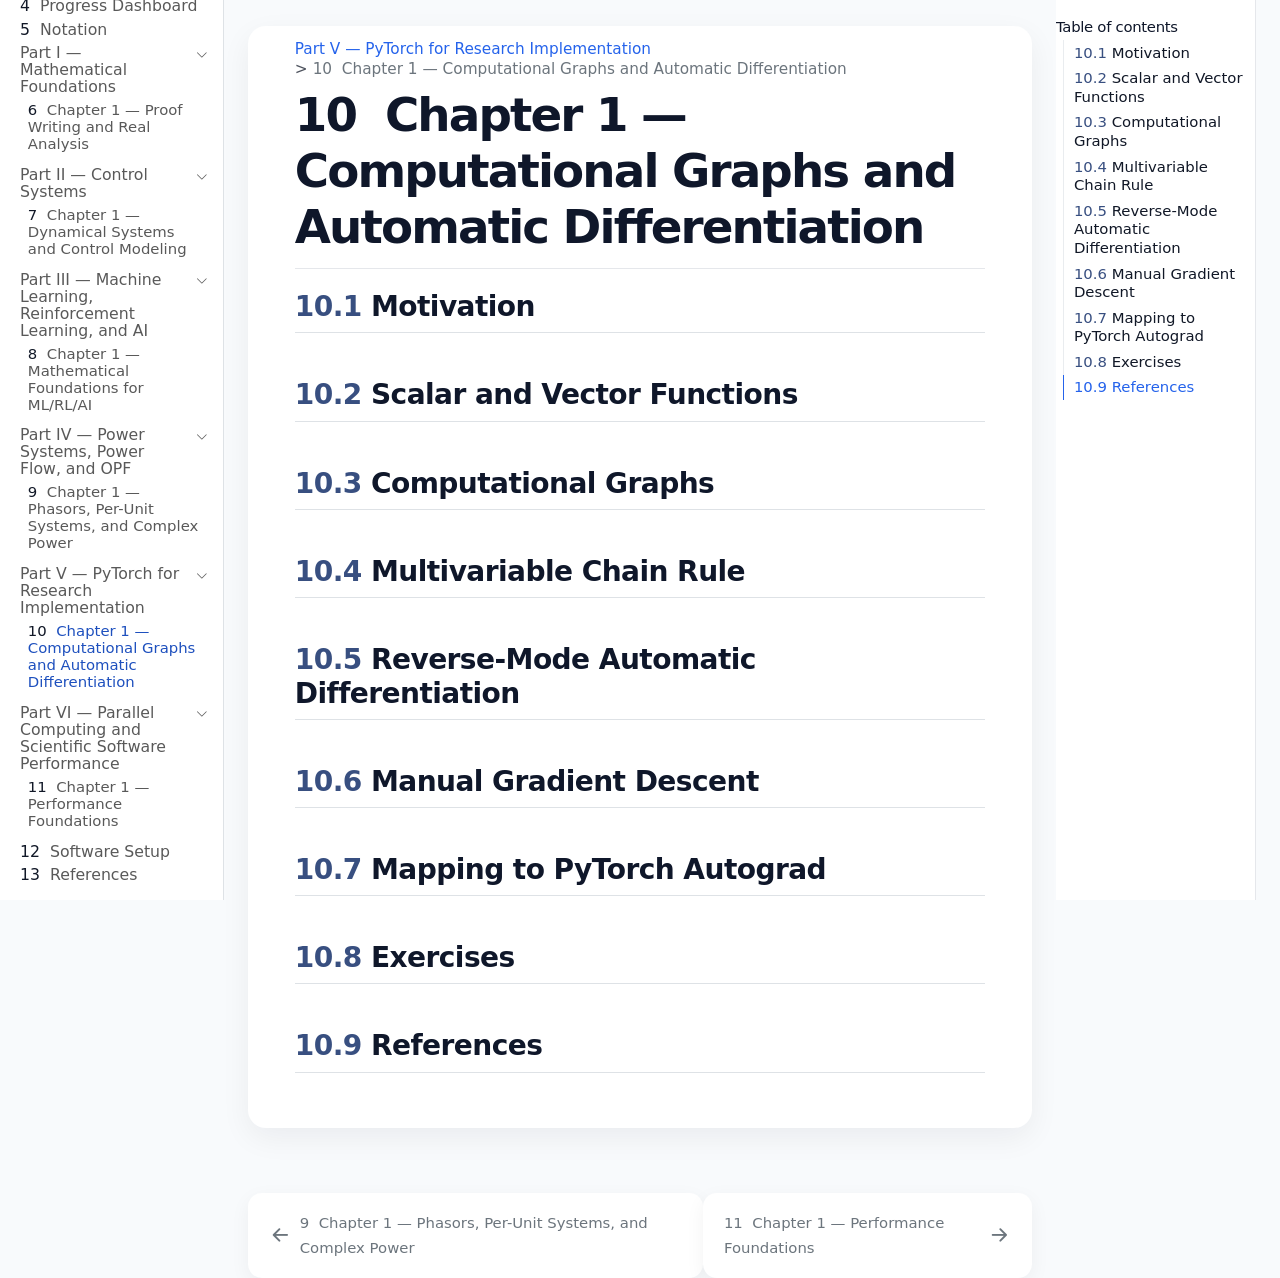
<file: docs/part-v-pytorch/01-computational-graphs-autodiff.html>
<!DOCTYPE html>
<html xmlns="http://www.w3.org/1999/xhtml" lang="en" xml:lang="en"><head>

<meta charset="utf-8">
<meta name="generator" content="quarto-1.9.38">

<meta name="viewport" content="width=device-width, initial-scale=1.0, user-scalable=yes">


<title>10&nbsp; Chapter 1 — Computational Graphs and Automatic Differentiation – Living Technical Notes on Grid Intelligence</title>
<style>
/* Default styles provided by pandoc.
** See https://pandoc.org/MANUAL.html#variables-for-html for config info.
*/
code{white-space: pre-wrap;}
span.smallcaps{font-variant: small-caps;}
div.columns{display: flex; gap: min(4vw, 1.5em);}
div.column{flex: auto; overflow-x: auto;}
div.hanging-indent{margin-left: 1.5em; text-indent: -1.5em;}
ul.task-list{list-style: none;}
ul.task-list li input[type="checkbox"] {
  width: 0.8em;
  margin: 0 0.8em 0.2em -1em; /* quarto-specific, see https://github.com/quarto-dev/quarto-cli/issues/4556 */ 
  vertical-align: middle;
}
</style>


<script src="../site_libs/quarto-nav/quarto-nav.js"></script>
<script src="../site_libs/quarto-nav/headroom.min.js"></script>
<script src="../site_libs/clipboard/clipboard.min.js"></script>
<script src="../site_libs/quarto-search/autocomplete.umd.js"></script>
<script src="../site_libs/quarto-search/fuse.min.js"></script>
<script src="../site_libs/quarto-search/quarto-search.js"></script>
<meta name="quarto:offset" content="../">
<link href="../part-vi-parallel/01-performance-foundations.html" rel="next">
<link href="../part-iv-power-opf/01-phasors-per-unit-complex-power.html" rel="prev">
<script src="../site_libs/quarto-html/quarto.js" type="module"></script>
<script src="../site_libs/quarto-html/tabsets/tabsets.js" type="module"></script>
<script src="../site_libs/quarto-html/popper.min.js"></script>
<script src="../site_libs/quarto-html/tippy.umd.min.js"></script>
<script src="../site_libs/quarto-html/anchor.min.js"></script>
<link href="../site_libs/quarto-html/tippy.css" rel="stylesheet">
<link href="../site_libs/quarto-html/quarto-syntax-highlighting-2fcff42c67c1acfbd0d7423a1a431dc2.css" rel="stylesheet" class="quarto-color-scheme" id="quarto-text-highlighting-styles">
<link href="../site_libs/quarto-html/quarto-syntax-highlighting-dark-b5e642977a5ee387b061c03982b75552.css" rel="stylesheet" class="quarto-color-scheme quarto-color-alternate" id="quarto-text-highlighting-styles">
<link href="../site_libs/quarto-html/quarto-syntax-highlighting-2fcff42c67c1acfbd0d7423a1a431dc2.css" rel="stylesheet" class="quarto-color-scheme-extra" id="quarto-text-highlighting-styles">
<script src="../site_libs/bootstrap/bootstrap.min.js"></script>
<link href="../site_libs/bootstrap/bootstrap-icons.css" rel="stylesheet">
<link href="../site_libs/bootstrap/bootstrap-91cc03fe308b1d777cb487b7ba14f07c.min.css" rel="stylesheet" append-hash="true" class="quarto-color-scheme" id="quarto-bootstrap" data-mode="light">
<link href="../site_libs/bootstrap/bootstrap-dark-ea0e772b48f8cb56c4a0d9d17ad4b09f.min.css" rel="stylesheet" append-hash="true" class="quarto-color-scheme quarto-color-alternate" id="quarto-bootstrap" data-mode="dark">
<link href="../site_libs/bootstrap/bootstrap-91cc03fe308b1d777cb487b7ba14f07c.min.css" rel="stylesheet" append-hash="true" class="quarto-color-scheme-extra" id="quarto-bootstrap" data-mode="light">
<script id="quarto-search-options" type="application/json">{
  "location": "sidebar",
  "copy-button": false,
  "collapse-after": 3,
  "panel-placement": "start",
  "type": "textbox",
  "limit": 50,
  "keyboard-shortcut": [
    "f",
    "/",
    "s"
  ],
  "show-item-context": false,
  "language": {
    "search-no-results-text": "No results",
    "search-matching-documents-text": "matching documents",
    "search-copy-link-title": "Copy link to search",
    "search-hide-matches-text": "Hide additional matches",
    "search-more-match-text": "more match in this document",
    "search-more-matches-text": "more matches in this document",
    "search-clear-button-title": "Clear",
    "search-text-placeholder": "",
    "search-detached-cancel-button-title": "Cancel",
    "search-submit-button-title": "Submit",
    "search-label": "Search"
  }
}</script>
<style>html{ scroll-behavior: smooth; }</style>


</head>

<body class="nav-sidebar docked quarto-light"><script id="quarto-html-before-body" type="application/javascript">
    const toggleBodyColorMode = (bsSheetEl) => {
      const mode = bsSheetEl.getAttribute("data-mode");
      const bodyEl = window.document.querySelector("body");
      if (mode === "dark") {
        bodyEl.classList.add("quarto-dark");
        bodyEl.classList.remove("quarto-light");
      } else {
        bodyEl.classList.add("quarto-light");
        bodyEl.classList.remove("quarto-dark");
      }
    }
    const toggleBodyColorPrimary = () => {
      const bsSheetEl = window.document.querySelector("link#quarto-bootstrap:not([rel=disabled-stylesheet])");
      if (bsSheetEl) {
        toggleBodyColorMode(bsSheetEl);
      }
    }
    const setColorSchemeToggle = (alternate) => {
      const toggles = window.document.querySelectorAll('.quarto-color-scheme-toggle');
      for (let i=0; i < toggles.length; i++) {
        const toggle = toggles[i];
        if (toggle) {
          if (alternate) {
            toggle.classList.add("alternate");
          } else {
            toggle.classList.remove("alternate");
          }
        }
      }
    };
    const toggleColorMode = (alternate) => {
      // Switch the stylesheets
      const primaryStylesheets = window.document.querySelectorAll('link.quarto-color-scheme:not(.quarto-color-alternate)');
      const alternateStylesheets = window.document.querySelectorAll('link.quarto-color-scheme.quarto-color-alternate');
      manageTransitions('#quarto-margin-sidebar .nav-link', false);
      if (alternate) {
        // note: dark is layered on light, we don't disable primary!
        enableStylesheet(alternateStylesheets);
        for (const sheetNode of alternateStylesheets) {
          if (sheetNode.id === "quarto-bootstrap") {
            toggleBodyColorMode(sheetNode);
          }
        }
      } else {
        disableStylesheet(alternateStylesheets);
        enableStylesheet(primaryStylesheets)
        toggleBodyColorPrimary();
      }
      manageTransitions('#quarto-margin-sidebar .nav-link', true);
      // Switch the toggles
      setColorSchemeToggle(alternate)
      // Hack to workaround the fact that safari doesn't
      // properly recolor the scrollbar when toggling (#1455)
      if (navigator.userAgent.indexOf('Safari') > 0 && navigator.userAgent.indexOf('Chrome') == -1) {
        manageTransitions("body", false);
        window.scrollTo(0, 1);
        setTimeout(() => {
          window.scrollTo(0, 0);
          manageTransitions("body", true);
        }, 40);
      }
    }
    const disableStylesheet = (stylesheets) => {
      for (let i=0; i < stylesheets.length; i++) {
        const stylesheet = stylesheets[i];
        stylesheet.rel = 'disabled-stylesheet';
      }
    }
    const enableStylesheet = (stylesheets) => {
      for (let i=0; i < stylesheets.length; i++) {
        const stylesheet = stylesheets[i];
        if(stylesheet.rel !== 'stylesheet') { // for Chrome, which will still FOUC without this check
          stylesheet.rel = 'stylesheet';
        }
      }
    }
    const manageTransitions = (selector, allowTransitions) => {
      const els = window.document.querySelectorAll(selector);
      for (let i=0; i < els.length; i++) {
        const el = els[i];
        if (allowTransitions) {
          el.classList.remove('notransition');
        } else {
          el.classList.add('notransition');
        }
      }
    }
    const isFileUrl = () => {
      return window.location.protocol === 'file:';
    }
    const hasAlternateSentinel = () => {
      let styleSentinel = getColorSchemeSentinel();
      if (styleSentinel !== null) {
        return styleSentinel === "alternate";
      } else {
        return false;
      }
    }
    const setStyleSentinel = (alternate) => {
      const value = alternate ? "alternate" : "default";
      if (!isFileUrl()) {
        window.localStorage.setItem("quarto-color-scheme", value);
      } else {
        localAlternateSentinel = value;
      }
    }
    const getColorSchemeSentinel = () => {
      if (!isFileUrl()) {
        const storageValue = window.localStorage.getItem("quarto-color-scheme");
        return storageValue != null ? storageValue : localAlternateSentinel;
      } else {
        return localAlternateSentinel;
      }
    }
    const toggleGiscusIfUsed = (isAlternate, darkModeDefault) => {
      const baseTheme = document.querySelector('#giscus-base-theme')?.value ?? 'light';
      const alternateTheme = document.querySelector('#giscus-alt-theme')?.value ?? 'dark';
      let newTheme = '';
      if(authorPrefersDark) {
        newTheme = isAlternate ? baseTheme : alternateTheme;
      } else {
        newTheme = isAlternate ? alternateTheme : baseTheme;
      }
      const changeGiscusTheme = () => {
        // From: https://github.com/giscus/giscus/issues/336
        const sendMessage = (message) => {
          const iframe = document.querySelector('iframe.giscus-frame');
          if (!iframe) return;
          iframe.contentWindow.postMessage({ giscus: message }, 'https://giscus.app');
        }
        sendMessage({
          setConfig: {
            theme: newTheme
          }
        });
      }
      const isGiscussLoaded = window.document.querySelector('iframe.giscus-frame') !== null;
      if (isGiscussLoaded) {
        changeGiscusTheme();
      }
    };
    const authorPrefersDark = false;
    const darkModeDefault = authorPrefersDark;
      document.querySelector('link#quarto-text-highlighting-styles.quarto-color-scheme-extra').rel = 'disabled-stylesheet';
      document.querySelector('link#quarto-bootstrap.quarto-color-scheme-extra').rel = 'disabled-stylesheet';
    let localAlternateSentinel = darkModeDefault ? 'alternate' : 'default';
    // Dark / light mode switch
    window.quartoToggleColorScheme = () => {
      // Read the current dark / light value
      let toAlternate = !hasAlternateSentinel();
      toggleColorMode(toAlternate);
      setStyleSentinel(toAlternate);
      toggleGiscusIfUsed(toAlternate, darkModeDefault);
      window.dispatchEvent(new Event('resize'));
    };
    // Switch to dark mode if need be
    if (hasAlternateSentinel()) {
      toggleColorMode(true);
    } else {
      toggleColorMode(false);
    }
  </script>

<div id="quarto-search-results"></div>
  <header id="quarto-header" class="headroom fixed-top">
  <nav class="quarto-secondary-nav">
    <div class="container-fluid d-flex">
      <button type="button" class="quarto-btn-toggle btn" data-bs-toggle="collapse" role="button" data-bs-target=".quarto-sidebar-collapse-item" aria-controls="quarto-sidebar" aria-expanded="false" aria-label="Toggle sidebar navigation" onclick="if (window.quartoToggleHeadroom) { window.quartoToggleHeadroom(); }">
        <i class="bi bi-layout-text-sidebar-reverse"></i>
      </button>
        <nav class="quarto-page-breadcrumbs" aria-label="breadcrumb"><ol class="breadcrumb"><li class="breadcrumb-item"><a href="../part-v-pytorch/01-computational-graphs-autodiff.html">Part V — PyTorch for Research Implementation</a></li><li class="breadcrumb-item"><a href="../part-v-pytorch/01-computational-graphs-autodiff.html"><span class="chapter-number">10</span>&nbsp; <span class="chapter-title">Chapter 1 — Computational Graphs and Automatic Differentiation</span></a></li></ol></nav>
        <a class="flex-grow-1" role="navigation" data-bs-toggle="collapse" data-bs-target=".quarto-sidebar-collapse-item" aria-controls="quarto-sidebar" aria-expanded="false" aria-label="Toggle sidebar navigation" onclick="if (window.quartoToggleHeadroom) { window.quartoToggleHeadroom(); }">      
        </a>
      <button type="button" class="btn quarto-search-button" aria-label="Search" onclick="window.quartoOpenSearch();">
        <i class="bi bi-search"></i>
      </button>
    </div>
  </nav>
</header>
<!-- content -->
<div id="quarto-content" class="quarto-container page-columns page-rows-contents page-layout-article">
<!-- sidebar -->
  <nav id="quarto-sidebar" class="sidebar collapse collapse-horizontal quarto-sidebar-collapse-item sidebar-navigation docked overflow-auto">
    <div class="pt-lg-2 mt-2 text-left sidebar-header">
    <div class="sidebar-title mb-0 py-0">
      <a href="../">Living Technical Notes on Grid Intelligence</a> 
        <div class="sidebar-tools-main">
  <a href="" class="quarto-color-scheme-toggle quarto-navigation-tool  px-1" onclick="window.quartoToggleColorScheme(); return false;" title="Toggle dark mode"><i class="bi"></i></a>
</div>
    </div>
      </div>
        <div class="mt-2 flex-shrink-0 align-items-center">
        <div class="sidebar-search">
        <div id="quarto-search" class="" title="Search"></div>
        </div>
        </div>
    <div class="sidebar-menu-container"> 
    <ul class="list-unstyled mt-1">
        <li class="sidebar-item">
  <div class="sidebar-item-container"> 
  <a href="../index.html" class="sidebar-item-text sidebar-link">
 <span class="menu-text"><span class="chapter-number">1</span>&nbsp; <span class="chapter-title">Living Technical Notes on Grid Intelligence</span></span></a>
  </div>
</li>
        <li class="sidebar-item">
  <div class="sidebar-item-container"> 
  <a href="../preface.html" class="sidebar-item-text sidebar-link">
 <span class="menu-text"><span class="chapter-number">2</span>&nbsp; <span class="chapter-title">Preface</span></span></a>
  </div>
</li>
        <li class="sidebar-item">
  <div class="sidebar-item-container"> 
  <a href="../how-to-read.html" class="sidebar-item-text sidebar-link">
 <span class="menu-text"><span class="chapter-number">3</span>&nbsp; <span class="chapter-title">How to Read These Notes</span></span></a>
  </div>
</li>
        <li class="sidebar-item">
  <div class="sidebar-item-container"> 
  <a href="../progress.html" class="sidebar-item-text sidebar-link">
 <span class="menu-text"><span class="chapter-number">4</span>&nbsp; <span class="chapter-title">Progress Dashboard</span></span></a>
  </div>
</li>
        <li class="sidebar-item">
  <div class="sidebar-item-container"> 
  <a href="../notation.html" class="sidebar-item-text sidebar-link">
 <span class="menu-text"><span class="chapter-number">5</span>&nbsp; <span class="chapter-title">Notation</span></span></a>
  </div>
</li>
        <li class="sidebar-item sidebar-item-section">
      <div class="sidebar-item-container"> 
            <a class="sidebar-item-text sidebar-link text-start" data-bs-toggle="collapse" data-bs-target="#quarto-sidebar-section-1" role="navigation" aria-expanded="true">
 <span class="menu-text">Part I — Mathematical Foundations</span></a>
          <a class="sidebar-item-toggle text-start" data-bs-toggle="collapse" data-bs-target="#quarto-sidebar-section-1" role="navigation" aria-expanded="true" aria-label="Toggle section">
            <i class="bi bi-chevron-right ms-2"></i>
          </a> 
      </div>
      <ul id="quarto-sidebar-section-1" class="collapse list-unstyled sidebar-section depth1 show">  
          <li class="sidebar-item">
  <div class="sidebar-item-container"> 
  <a href="../part-i-math/01-proof-writing-real-analysis.html" class="sidebar-item-text sidebar-link">
 <span class="menu-text"><span class="chapter-number">6</span>&nbsp; <span class="chapter-title">Chapter 1 — Proof Writing and Real Analysis</span></span></a>
  </div>
</li>
      </ul>
  </li>
        <li class="sidebar-item sidebar-item-section">
      <div class="sidebar-item-container"> 
            <a class="sidebar-item-text sidebar-link text-start" data-bs-toggle="collapse" data-bs-target="#quarto-sidebar-section-2" role="navigation" aria-expanded="true">
 <span class="menu-text">Part II — Control Systems</span></a>
          <a class="sidebar-item-toggle text-start" data-bs-toggle="collapse" data-bs-target="#quarto-sidebar-section-2" role="navigation" aria-expanded="true" aria-label="Toggle section">
            <i class="bi bi-chevron-right ms-2"></i>
          </a> 
      </div>
      <ul id="quarto-sidebar-section-2" class="collapse list-unstyled sidebar-section depth1 show">  
          <li class="sidebar-item">
  <div class="sidebar-item-container"> 
  <a href="../part-ii-control/01-control-modeling.html" class="sidebar-item-text sidebar-link">
 <span class="menu-text"><span class="chapter-number">7</span>&nbsp; <span class="chapter-title">Chapter 1 — Dynamical Systems and Control Modeling</span></span></a>
  </div>
</li>
      </ul>
  </li>
        <li class="sidebar-item sidebar-item-section">
      <div class="sidebar-item-container"> 
            <a class="sidebar-item-text sidebar-link text-start" data-bs-toggle="collapse" data-bs-target="#quarto-sidebar-section-3" role="navigation" aria-expanded="true">
 <span class="menu-text">Part III — Machine Learning, Reinforcement Learning, and AI</span></a>
          <a class="sidebar-item-toggle text-start" data-bs-toggle="collapse" data-bs-target="#quarto-sidebar-section-3" role="navigation" aria-expanded="true" aria-label="Toggle section">
            <i class="bi bi-chevron-right ms-2"></i>
          </a> 
      </div>
      <ul id="quarto-sidebar-section-3" class="collapse list-unstyled sidebar-section depth1 show">  
          <li class="sidebar-item">
  <div class="sidebar-item-container"> 
  <a href="../part-iii-ml-ai/01-ml-foundations.html" class="sidebar-item-text sidebar-link">
 <span class="menu-text"><span class="chapter-number">8</span>&nbsp; <span class="chapter-title">Chapter 1 — Mathematical Foundations for ML/RL/AI</span></span></a>
  </div>
</li>
      </ul>
  </li>
        <li class="sidebar-item sidebar-item-section">
      <div class="sidebar-item-container"> 
            <a class="sidebar-item-text sidebar-link text-start" data-bs-toggle="collapse" data-bs-target="#quarto-sidebar-section-4" role="navigation" aria-expanded="true">
 <span class="menu-text">Part IV — Power Systems, Power Flow, and OPF</span></a>
          <a class="sidebar-item-toggle text-start" data-bs-toggle="collapse" data-bs-target="#quarto-sidebar-section-4" role="navigation" aria-expanded="true" aria-label="Toggle section">
            <i class="bi bi-chevron-right ms-2"></i>
          </a> 
      </div>
      <ul id="quarto-sidebar-section-4" class="collapse list-unstyled sidebar-section depth1 show">  
          <li class="sidebar-item">
  <div class="sidebar-item-container"> 
  <a href="../part-iv-power-opf/01-phasors-per-unit-complex-power.html" class="sidebar-item-text sidebar-link">
 <span class="menu-text"><span class="chapter-number">9</span>&nbsp; <span class="chapter-title">Chapter 1 — Phasors, Per-Unit Systems, and Complex Power</span></span></a>
  </div>
</li>
      </ul>
  </li>
        <li class="sidebar-item sidebar-item-section">
      <div class="sidebar-item-container"> 
            <a class="sidebar-item-text sidebar-link text-start" data-bs-toggle="collapse" data-bs-target="#quarto-sidebar-section-5" role="navigation" aria-expanded="true">
 <span class="menu-text">Part V — PyTorch for Research Implementation</span></a>
          <a class="sidebar-item-toggle text-start" data-bs-toggle="collapse" data-bs-target="#quarto-sidebar-section-5" role="navigation" aria-expanded="true" aria-label="Toggle section">
            <i class="bi bi-chevron-right ms-2"></i>
          </a> 
      </div>
      <ul id="quarto-sidebar-section-5" class="collapse list-unstyled sidebar-section depth1 show">  
          <li class="sidebar-item">
  <div class="sidebar-item-container"> 
  <a href="../part-v-pytorch/01-computational-graphs-autodiff.html" class="sidebar-item-text sidebar-link active">
 <span class="menu-text"><span class="chapter-number">10</span>&nbsp; <span class="chapter-title">Chapter 1 — Computational Graphs and Automatic Differentiation</span></span></a>
  </div>
</li>
      </ul>
  </li>
        <li class="sidebar-item sidebar-item-section">
      <div class="sidebar-item-container"> 
            <a class="sidebar-item-text sidebar-link text-start" data-bs-toggle="collapse" data-bs-target="#quarto-sidebar-section-6" role="navigation" aria-expanded="true">
 <span class="menu-text">Part VI — Parallel Computing and Scientific Software Performance</span></a>
          <a class="sidebar-item-toggle text-start" data-bs-toggle="collapse" data-bs-target="#quarto-sidebar-section-6" role="navigation" aria-expanded="true" aria-label="Toggle section">
            <i class="bi bi-chevron-right ms-2"></i>
          </a> 
      </div>
      <ul id="quarto-sidebar-section-6" class="collapse list-unstyled sidebar-section depth1 show">  
          <li class="sidebar-item">
  <div class="sidebar-item-container"> 
  <a href="../part-vi-parallel/01-performance-foundations.html" class="sidebar-item-text sidebar-link">
 <span class="menu-text"><span class="chapter-number">11</span>&nbsp; <span class="chapter-title">Chapter 1 — Performance Foundations</span></span></a>
  </div>
</li>
      </ul>
  </li>
        <li class="sidebar-item">
  <div class="sidebar-item-container"> 
  <a href="../appendices/software-setup.html" class="sidebar-item-text sidebar-link">
 <span class="menu-text"><span class="chapter-number">12</span>&nbsp; <span class="chapter-title">Software Setup</span></span></a>
  </div>
</li>
        <li class="sidebar-item">
  <div class="sidebar-item-container"> 
  <a href="../references.html" class="sidebar-item-text sidebar-link">
 <span class="menu-text"><span class="chapter-number">13</span>&nbsp; <span class="chapter-title">References</span></span></a>
  </div>
</li>
    </ul>
    </div>
</nav>
<div id="quarto-sidebar-glass" class="quarto-sidebar-collapse-item" data-bs-toggle="collapse" data-bs-target=".quarto-sidebar-collapse-item"></div>
<!-- margin-sidebar -->
    <div id="quarto-margin-sidebar" class="sidebar margin-sidebar">
        <nav id="TOC" role="doc-toc" class="toc-active">
    <h2 id="toc-title">Table of contents</h2>
   
  <ul>
  <li><a href="#motivation" id="toc-motivation" class="nav-link active" data-scroll-target="#motivation"><span class="header-section-number">10.1</span> Motivation</a></li>
  <li><a href="#scalar-and-vector-functions" id="toc-scalar-and-vector-functions" class="nav-link" data-scroll-target="#scalar-and-vector-functions"><span class="header-section-number">10.2</span> Scalar and Vector Functions</a></li>
  <li><a href="#computational-graphs" id="toc-computational-graphs" class="nav-link" data-scroll-target="#computational-graphs"><span class="header-section-number">10.3</span> Computational Graphs</a></li>
  <li><a href="#multivariable-chain-rule" id="toc-multivariable-chain-rule" class="nav-link" data-scroll-target="#multivariable-chain-rule"><span class="header-section-number">10.4</span> Multivariable Chain Rule</a></li>
  <li><a href="#reverse-mode-automatic-differentiation" id="toc-reverse-mode-automatic-differentiation" class="nav-link" data-scroll-target="#reverse-mode-automatic-differentiation"><span class="header-section-number">10.5</span> Reverse-Mode Automatic Differentiation</a></li>
  <li><a href="#manual-gradient-descent" id="toc-manual-gradient-descent" class="nav-link" data-scroll-target="#manual-gradient-descent"><span class="header-section-number">10.6</span> Manual Gradient Descent</a></li>
  <li><a href="#mapping-to-pytorch-autograd" id="toc-mapping-to-pytorch-autograd" class="nav-link" data-scroll-target="#mapping-to-pytorch-autograd"><span class="header-section-number">10.7</span> Mapping to PyTorch Autograd</a></li>
  <li><a href="#exercises" id="toc-exercises" class="nav-link" data-scroll-target="#exercises"><span class="header-section-number">10.8</span> Exercises</a></li>
  <li><a href="#references" id="toc-references" class="nav-link" data-scroll-target="#references"><span class="header-section-number">10.9</span> References</a></li>
  </ul>
</nav>
    </div>
<!-- main -->
<main class="content" id="quarto-document-content">


<header id="title-block-header" class="quarto-title-block default"><nav class="quarto-page-breadcrumbs quarto-title-breadcrumbs d-none d-lg-block" aria-label="breadcrumb"><ol class="breadcrumb"><li class="breadcrumb-item"><a href="../part-v-pytorch/01-computational-graphs-autodiff.html">Part V — PyTorch for Research Implementation</a></li><li class="breadcrumb-item"><a href="../part-v-pytorch/01-computational-graphs-autodiff.html"><span class="chapter-number">10</span>&nbsp; <span class="chapter-title">Chapter 1 — Computational Graphs and Automatic Differentiation</span></a></li></ol></nav>
<div class="quarto-title">
<h1 class="title"><span class="chapter-number">10</span>&nbsp; <span class="chapter-title">Chapter 1 — Computational Graphs and Automatic Differentiation</span></h1>
</div>



<div class="quarto-title-meta">

    
  
    
  </div>
  


</header>


<section id="motivation" class="level2" data-number="10.1">
<h2 data-number="10.1" class="anchored" data-anchor-id="motivation"><span class="header-section-number">10.1</span> Motivation</h2>
</section>
<section id="scalar-and-vector-functions" class="level2" data-number="10.2">
<h2 data-number="10.2" class="anchored" data-anchor-id="scalar-and-vector-functions"><span class="header-section-number">10.2</span> Scalar and Vector Functions</h2>
</section>
<section id="computational-graphs" class="level2" data-number="10.3">
<h2 data-number="10.3" class="anchored" data-anchor-id="computational-graphs"><span class="header-section-number">10.3</span> Computational Graphs</h2>
</section>
<section id="multivariable-chain-rule" class="level2" data-number="10.4">
<h2 data-number="10.4" class="anchored" data-anchor-id="multivariable-chain-rule"><span class="header-section-number">10.4</span> Multivariable Chain Rule</h2>
</section>
<section id="reverse-mode-automatic-differentiation" class="level2" data-number="10.5">
<h2 data-number="10.5" class="anchored" data-anchor-id="reverse-mode-automatic-differentiation"><span class="header-section-number">10.5</span> Reverse-Mode Automatic Differentiation</h2>
</section>
<section id="manual-gradient-descent" class="level2" data-number="10.6">
<h2 data-number="10.6" class="anchored" data-anchor-id="manual-gradient-descent"><span class="header-section-number">10.6</span> Manual Gradient Descent</h2>
</section>
<section id="mapping-to-pytorch-autograd" class="level2" data-number="10.7">
<h2 data-number="10.7" class="anchored" data-anchor-id="mapping-to-pytorch-autograd"><span class="header-section-number">10.7</span> Mapping to PyTorch Autograd</h2>
</section>
<section id="exercises" class="level2" data-number="10.8">
<h2 data-number="10.8" class="anchored" data-anchor-id="exercises"><span class="header-section-number">10.8</span> Exercises</h2>
</section>
<section id="references" class="level2" data-number="10.9">
<h2 data-number="10.9" class="anchored" data-anchor-id="references"><span class="header-section-number">10.9</span> References</h2>


</section>

</main> <!-- /main -->
<script id="quarto-html-after-body" type="application/javascript">
  window.document.addEventListener("DOMContentLoaded", function (event) {
    // Ensure there is a toggle, if there isn't float one in the top right
    if (window.document.querySelector('.quarto-color-scheme-toggle') === null) {
      const a = window.document.createElement('a');
      a.classList.add('top-right');
      a.classList.add('quarto-color-scheme-toggle');
      a.href = "";
      a.onclick = function() { try { window.quartoToggleColorScheme(); } catch {} return false; };
      const i = window.document.createElement("i");
      i.classList.add('bi');
      a.appendChild(i);
      window.document.body.appendChild(a);
    }
    setColorSchemeToggle(hasAlternateSentinel())
    const icon = "";
    const anchorJS = new window.AnchorJS();
    anchorJS.options = {
      placement: 'right',
      icon: icon
    };
    anchorJS.add('.anchored');
    const isCodeAnnotation = (el) => {
      for (const clz of el.classList) {
        if (clz.startsWith('code-annotation-')) {                     
          return true;
        }
      }
      return false;
    }
    const onCopySuccess = function(e) {
      // button target
      const button = e.trigger;
      // don't keep focus
      button.blur();
      // flash "checked"
      button.classList.add('code-copy-button-checked');
      var currentTitle = button.getAttribute("title");
      button.setAttribute("title", "Copied!");
      let tooltip;
      if (window.bootstrap) {
        button.setAttribute("data-bs-toggle", "tooltip");
        button.setAttribute("data-bs-placement", "left");
        button.setAttribute("data-bs-title", "Copied!");
        tooltip = new bootstrap.Tooltip(button, 
          { trigger: "manual", 
            customClass: "code-copy-button-tooltip",
            offset: [0, -8]});
        tooltip.show();    
      }
      setTimeout(function() {
        if (tooltip) {
          tooltip.hide();
          button.removeAttribute("data-bs-title");
          button.removeAttribute("data-bs-toggle");
          button.removeAttribute("data-bs-placement");
        }
        button.setAttribute("title", currentTitle);
        button.classList.remove('code-copy-button-checked');
      }, 1000);
      // clear code selection
      e.clearSelection();
    }
    const getTextToCopy = function(trigger) {
      const outerScaffold = trigger.parentElement.cloneNode(true);
      const codeEl = outerScaffold.querySelector('code');
      for (const childEl of codeEl.children) {
        if (isCodeAnnotation(childEl)) {
          childEl.remove();
        }
      }
      return codeEl.innerText;
    }
    const clipboard = new window.ClipboardJS('.code-copy-button:not([data-in-quarto-modal])', {
      text: getTextToCopy
    });
    clipboard.on('success', onCopySuccess);
    if (window.document.getElementById('quarto-embedded-source-code-modal')) {
      const clipboardModal = new window.ClipboardJS('.code-copy-button[data-in-quarto-modal]', {
        text: getTextToCopy,
        container: window.document.getElementById('quarto-embedded-source-code-modal')
      });
      clipboardModal.on('success', onCopySuccess);
    }
      var localhostRegex = new RegExp(/^(?:http|https):\/\/localhost\:?[0-9]*\//);
      var mailtoRegex = new RegExp(/^mailto:/);
        var filterRegex = new RegExp('/' + window.location.host + '/');
      var isInternal = (href) => {
          return filterRegex.test(href) || localhostRegex.test(href) || mailtoRegex.test(href);
      }
      // Inspect non-navigation links and adorn them if external
     var links = window.document.querySelectorAll('a[href]:not(.nav-link):not(.navbar-brand):not(.toc-action):not(.sidebar-link):not(.sidebar-item-toggle):not(.pagination-link):not(.no-external):not([aria-hidden]):not(.dropdown-item):not(.quarto-navigation-tool):not(.about-link)');
      for (var i=0; i<links.length; i++) {
        const link = links[i];
        if (!isInternal(link.href)) {
          // undo the damage that might have been done by quarto-nav.js in the case of
          // links that we want to consider external
          if (link.dataset.originalHref !== undefined) {
            link.href = link.dataset.originalHref;
          }
            // target, if specified
            link.setAttribute("target", "_blank");
            if (link.getAttribute("rel") === null) {
              link.setAttribute("rel", "noopener");
            }
        }
      }
    function tippyHover(el, contentFn, onTriggerFn, onUntriggerFn) {
      const config = {
        allowHTML: true,
        maxWidth: 500,
        delay: 100,
        arrow: false,
        appendTo: function(el) {
            return el.parentElement;
        },
        interactive: true,
        interactiveBorder: 10,
        theme: 'quarto',
        placement: 'bottom-start',
      };
      if (contentFn) {
        config.content = contentFn;
      }
      if (onTriggerFn) {
        config.onTrigger = onTriggerFn;
      }
      if (onUntriggerFn) {
        config.onUntrigger = onUntriggerFn;
      }
      window.tippy(el, config); 
    }
    const noterefs = window.document.querySelectorAll('a[role="doc-noteref"]');
    for (var i=0; i<noterefs.length; i++) {
      const ref = noterefs[i];
      tippyHover(ref, function() {
        // use id or data attribute instead here
        let href = ref.getAttribute('data-footnote-href') || ref.getAttribute('href');
        try { href = new URL(href).hash; } catch {}
        const id = href.replace(/^#\/?/, "");
        const note = window.document.getElementById(id);
        if (note) {
          return note.innerHTML;
        } else {
          return "";
        }
      });
    }
    const xrefs = window.document.querySelectorAll('a.quarto-xref');
    const processXRef = (id, note) => {
      // Strip column container classes
      const stripColumnClz = (el) => {
        el.classList.remove("page-full", "page-columns");
        if (el.children) {
          for (const child of el.children) {
            stripColumnClz(child);
          }
        }
      }
      stripColumnClz(note)
      if (id === null || id.startsWith('sec-')) {
        // Special case sections, only their first couple elements
        const container = document.createElement("div");
        if (note.children && note.children.length > 2) {
          container.appendChild(note.children[0].cloneNode(true));
          for (let i = 1; i < note.children.length; i++) {
            const child = note.children[i];
            if (child.tagName === "P" && child.innerText === "") {
              continue;
            } else {
              container.appendChild(child.cloneNode(true));
              break;
            }
          }
          if (window.Quarto?.typesetMath) {
            window.Quarto.typesetMath(container);
          }
          return container.innerHTML
        } else {
          if (window.Quarto?.typesetMath) {
            window.Quarto.typesetMath(note);
          }
          return note.innerHTML;
        }
      } else {
        // Remove any anchor links if they are present
        const anchorLink = note.querySelector('a.anchorjs-link');
        if (anchorLink) {
          anchorLink.remove();
        }
        if (window.Quarto?.typesetMath) {
          window.Quarto.typesetMath(note);
        }
        if (note.classList.contains("callout")) {
          return note.outerHTML;
        } else {
          return note.innerHTML;
        }
      }
    }
    for (var i=0; i<xrefs.length; i++) {
      const xref = xrefs[i];
      tippyHover(xref, undefined, function(instance) {
        instance.disable();
        let url = xref.getAttribute('href');
        let hash = undefined; 
        if (url.startsWith('#')) {
          hash = url;
        } else {
          try { hash = new URL(url).hash; } catch {}
        }
        if (hash) {
          const id = hash.replace(/^#\/?/, "");
          const note = window.document.getElementById(id);
          if (note !== null) {
            try {
              const html = processXRef(id, note.cloneNode(true));
              instance.setContent(html);
            } finally {
              instance.enable();
              instance.show();
            }
          } else {
            // See if we can fetch this
            fetch(url.split('#')[0])
            .then(res => res.text())
            .then(html => {
              const parser = new DOMParser();
              const htmlDoc = parser.parseFromString(html, "text/html");
              const note = htmlDoc.getElementById(id);
              if (note !== null) {
                const html = processXRef(id, note);
                instance.setContent(html);
              } 
            }).finally(() => {
              instance.enable();
              instance.show();
            });
          }
        } else {
          // See if we can fetch a full url (with no hash to target)
          // This is a special case and we should probably do some content thinning / targeting
          fetch(url)
          .then(res => res.text())
          .then(html => {
            const parser = new DOMParser();
            const htmlDoc = parser.parseFromString(html, "text/html");
            const note = htmlDoc.querySelector('main.content');
            if (note !== null) {
              // This should only happen for chapter cross references
              // (since there is no id in the URL)
              // remove the first header
              if (note.children.length > 0 && note.children[0].tagName === "HEADER") {
                note.children[0].remove();
              }
              const html = processXRef(null, note);
              instance.setContent(html);
            } 
          }).finally(() => {
            instance.enable();
            instance.show();
          });
        }
      }, function(instance) {
      });
    }
        let selectedAnnoteEl;
        const selectorForAnnotation = ( cell, annotation) => {
          let cellAttr = 'data-code-cell="' + cell + '"';
          let lineAttr = 'data-code-annotation="' +  annotation + '"';
          const selector = 'span[' + cellAttr + '][' + lineAttr + ']';
          return selector;
        }
        const selectCodeLines = (annoteEl) => {
          const doc = window.document;
          const targetCell = annoteEl.getAttribute("data-target-cell");
          const targetAnnotation = annoteEl.getAttribute("data-target-annotation");
          const annoteSpan = window.document.querySelector(selectorForAnnotation(targetCell, targetAnnotation));
          const lines = annoteSpan.getAttribute("data-code-lines").split(",");
          const lineIds = lines.map((line) => {
            return targetCell + "-" + line;
          })
          let top = null;
          let height = null;
          let parent = null;
          if (lineIds.length > 0) {
              //compute the position of the single el (top and bottom and make a div)
              const el = window.document.getElementById(lineIds[0]);
              top = el.offsetTop;
              height = el.offsetHeight;
              parent = el.parentElement.parentElement;
            if (lineIds.length > 1) {
              const lastEl = window.document.getElementById(lineIds[lineIds.length - 1]);
              const bottom = lastEl.offsetTop + lastEl.offsetHeight;
              height = bottom - top;
            }
            if (top !== null && height !== null && parent !== null) {
              // cook up a div (if necessary) and position it 
              let div = window.document.getElementById("code-annotation-line-highlight");
              if (div === null) {
                div = window.document.createElement("div");
                div.setAttribute("id", "code-annotation-line-highlight");
                div.style.position = 'absolute';
                parent.appendChild(div);
              }
              div.style.top = top - 2 + "px";
              div.style.height = height + 4 + "px";
              div.style.left = 0;
              let gutterDiv = window.document.getElementById("code-annotation-line-highlight-gutter");
              if (gutterDiv === null) {
                gutterDiv = window.document.createElement("div");
                gutterDiv.setAttribute("id", "code-annotation-line-highlight-gutter");
                gutterDiv.style.position = 'absolute';
                const codeCell = window.document.getElementById(targetCell);
                const gutter = codeCell.querySelector('.code-annotation-gutter');
                gutter.appendChild(gutterDiv);
              }
              gutterDiv.style.top = top - 2 + "px";
              gutterDiv.style.height = height + 4 + "px";
            }
            selectedAnnoteEl = annoteEl;
          }
        };
        const unselectCodeLines = () => {
          const elementsIds = ["code-annotation-line-highlight", "code-annotation-line-highlight-gutter"];
          elementsIds.forEach((elId) => {
            const div = window.document.getElementById(elId);
            if (div) {
              div.remove();
            }
          });
          selectedAnnoteEl = undefined;
        };
          // Handle positioning of the toggle
      window.addEventListener(
        "resize",
        throttle(() => {
          elRect = undefined;
          if (selectedAnnoteEl) {
            selectCodeLines(selectedAnnoteEl);
          }
        }, 10)
      );
      function throttle(fn, ms) {
      let throttle = false;
      let timer;
        return (...args) => {
          if(!throttle) { // first call gets through
              fn.apply(this, args);
              throttle = true;
          } else { // all the others get throttled
              if(timer) clearTimeout(timer); // cancel #2
              timer = setTimeout(() => {
                fn.apply(this, args);
                timer = throttle = false;
              }, ms);
          }
        };
      }
        // Attach click handler to the DT
        const annoteDls = window.document.querySelectorAll('dt[data-target-cell]');
        for (const annoteDlNode of annoteDls) {
          annoteDlNode.addEventListener('click', (event) => {
            const clickedEl = event.target;
            if (clickedEl !== selectedAnnoteEl) {
              unselectCodeLines();
              const activeEl = window.document.querySelector('dt[data-target-cell].code-annotation-active');
              if (activeEl) {
                activeEl.classList.remove('code-annotation-active');
              }
              selectCodeLines(clickedEl);
              clickedEl.classList.add('code-annotation-active');
            } else {
              // Unselect the line
              unselectCodeLines();
              clickedEl.classList.remove('code-annotation-active');
            }
          });
        }
    const findCites = (el) => {
      const parentEl = el.parentElement;
      if (parentEl) {
        const cites = parentEl.dataset.cites;
        if (cites) {
          return {
            el,
            cites: cites.split(' ')
          };
        } else {
          return findCites(el.parentElement)
        }
      } else {
        return undefined;
      }
    };
    var bibliorefs = window.document.querySelectorAll('a[role="doc-biblioref"]');
    for (var i=0; i<bibliorefs.length; i++) {
      const ref = bibliorefs[i];
      const citeInfo = findCites(ref);
      if (citeInfo) {
        tippyHover(citeInfo.el, function() {
          var popup = window.document.createElement('div');
          citeInfo.cites.forEach(function(cite) {
            var citeDiv = window.document.createElement('div');
            citeDiv.classList.add('hanging-indent');
            citeDiv.classList.add('csl-entry');
            var biblioDiv = window.document.getElementById('ref-' + cite);
            if (biblioDiv) {
              citeDiv.innerHTML = biblioDiv.innerHTML;
            }
            popup.appendChild(citeDiv);
          });
          return popup.innerHTML;
        });
      }
    }
  });
  </script>
<nav class="page-navigation">
  <div class="nav-page nav-page-previous">
      <a href="../part-iv-power-opf/01-phasors-per-unit-complex-power.html" class="pagination-link" aria-label="Chapter 1 — Phasors, Per-Unit Systems, and Complex Power">
        <i class="bi bi-arrow-left-short"></i> <span class="nav-page-text"><span class="chapter-number">9</span>&nbsp; <span class="chapter-title">Chapter 1 — Phasors, Per-Unit Systems, and Complex Power</span></span>
      </a>          
  </div>
  <div class="nav-page nav-page-next">
      <a href="../part-vi-parallel/01-performance-foundations.html" class="pagination-link" aria-label="Chapter 1 — Performance Foundations">
        <span class="nav-page-text"><span class="chapter-number">11</span>&nbsp; <span class="chapter-title">Chapter 1 — Performance Foundations</span></span> <i class="bi bi-arrow-right-short"></i>
      </a>
  </div>
</nav>
</div> <!-- /content -->




<script src="../site_libs/quarto-html/zenscroll-min.js"></script>
</body></html>
</file>
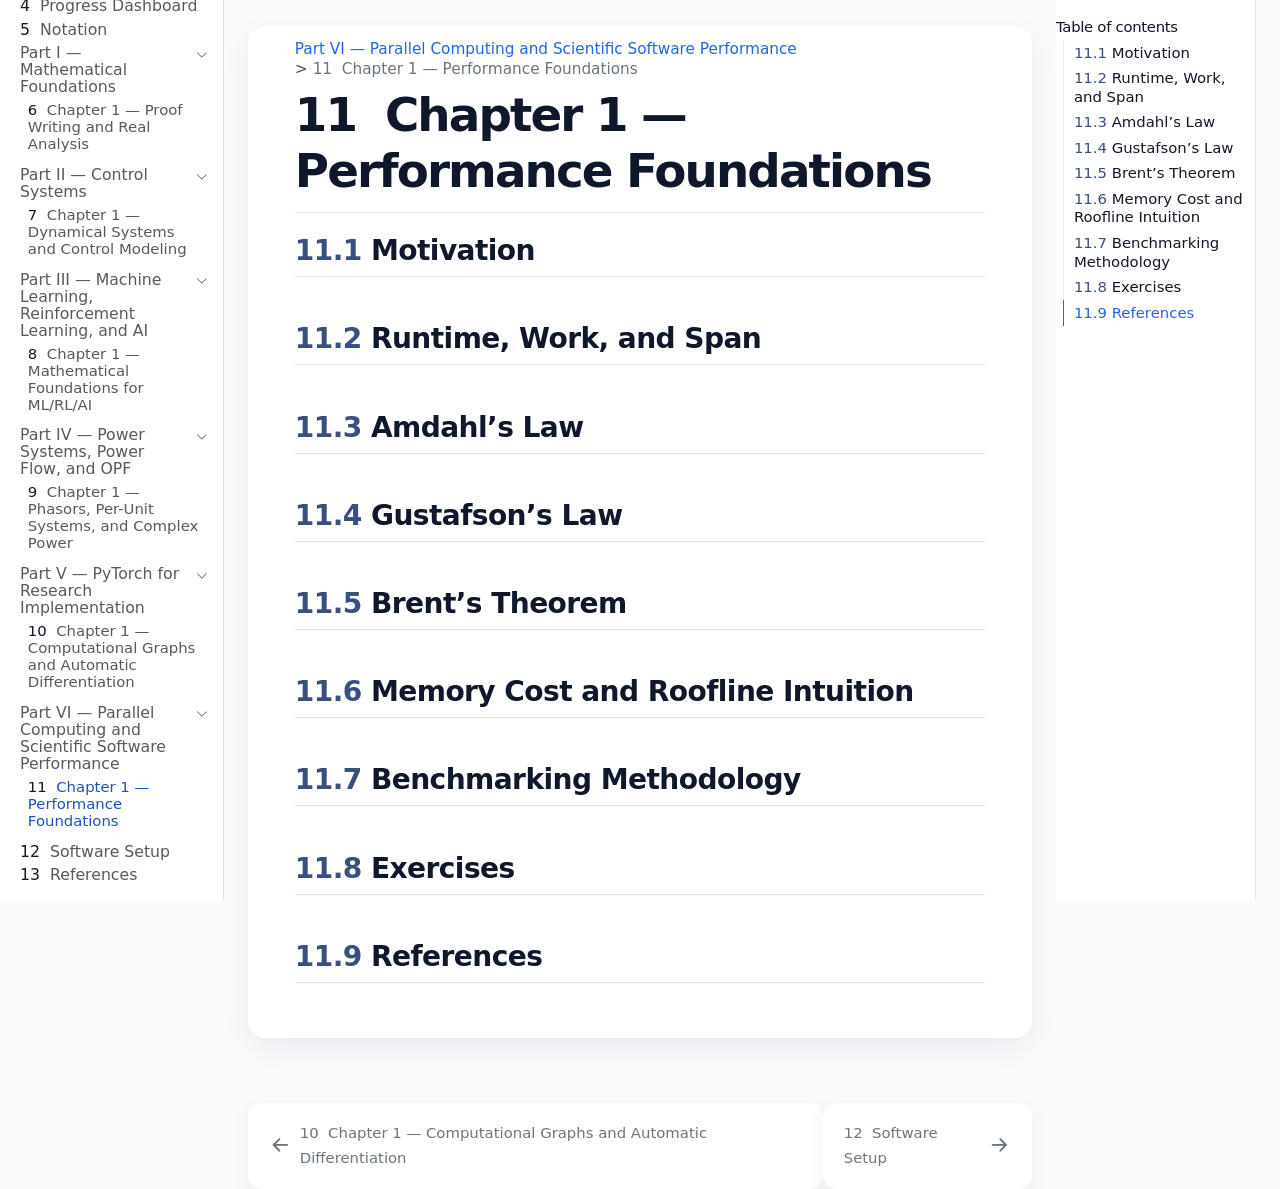
<file: docs/part-vi-parallel/01-performance-foundations.html>
<!DOCTYPE html>
<html xmlns="http://www.w3.org/1999/xhtml" lang="en" xml:lang="en"><head>

<meta charset="utf-8">
<meta name="generator" content="quarto-1.9.38">

<meta name="viewport" content="width=device-width, initial-scale=1.0, user-scalable=yes">


<title>11&nbsp; Chapter 1 — Performance Foundations – Living Technical Notes on Grid Intelligence</title>
<style>
/* Default styles provided by pandoc.
** See https://pandoc.org/MANUAL.html#variables-for-html for config info.
*/
code{white-space: pre-wrap;}
span.smallcaps{font-variant: small-caps;}
div.columns{display: flex; gap: min(4vw, 1.5em);}
div.column{flex: auto; overflow-x: auto;}
div.hanging-indent{margin-left: 1.5em; text-indent: -1.5em;}
ul.task-list{list-style: none;}
ul.task-list li input[type="checkbox"] {
  width: 0.8em;
  margin: 0 0.8em 0.2em -1em; /* quarto-specific, see https://github.com/quarto-dev/quarto-cli/issues/4556 */ 
  vertical-align: middle;
}
</style>


<script src="../site_libs/quarto-nav/quarto-nav.js"></script>
<script src="../site_libs/quarto-nav/headroom.min.js"></script>
<script src="../site_libs/clipboard/clipboard.min.js"></script>
<script src="../site_libs/quarto-search/autocomplete.umd.js"></script>
<script src="../site_libs/quarto-search/fuse.min.js"></script>
<script src="../site_libs/quarto-search/quarto-search.js"></script>
<meta name="quarto:offset" content="../">
<link href="../appendices/software-setup.html" rel="next">
<link href="../part-v-pytorch/01-computational-graphs-autodiff.html" rel="prev">
<script src="../site_libs/quarto-html/quarto.js" type="module"></script>
<script src="../site_libs/quarto-html/tabsets/tabsets.js" type="module"></script>
<script src="../site_libs/quarto-html/popper.min.js"></script>
<script src="../site_libs/quarto-html/tippy.umd.min.js"></script>
<script src="../site_libs/quarto-html/anchor.min.js"></script>
<link href="../site_libs/quarto-html/tippy.css" rel="stylesheet">
<link href="../site_libs/quarto-html/quarto-syntax-highlighting-2fcff42c67c1acfbd0d7423a1a431dc2.css" rel="stylesheet" class="quarto-color-scheme" id="quarto-text-highlighting-styles">
<link href="../site_libs/quarto-html/quarto-syntax-highlighting-dark-b5e642977a5ee387b061c03982b75552.css" rel="stylesheet" class="quarto-color-scheme quarto-color-alternate" id="quarto-text-highlighting-styles">
<link href="../site_libs/quarto-html/quarto-syntax-highlighting-2fcff42c67c1acfbd0d7423a1a431dc2.css" rel="stylesheet" class="quarto-color-scheme-extra" id="quarto-text-highlighting-styles">
<script src="../site_libs/bootstrap/bootstrap.min.js"></script>
<link href="../site_libs/bootstrap/bootstrap-icons.css" rel="stylesheet">
<link href="../site_libs/bootstrap/bootstrap-91cc03fe308b1d777cb487b7ba14f07c.min.css" rel="stylesheet" append-hash="true" class="quarto-color-scheme" id="quarto-bootstrap" data-mode="light">
<link href="../site_libs/bootstrap/bootstrap-dark-ea0e772b48f8cb56c4a0d9d17ad4b09f.min.css" rel="stylesheet" append-hash="true" class="quarto-color-scheme quarto-color-alternate" id="quarto-bootstrap" data-mode="dark">
<link href="../site_libs/bootstrap/bootstrap-91cc03fe308b1d777cb487b7ba14f07c.min.css" rel="stylesheet" append-hash="true" class="quarto-color-scheme-extra" id="quarto-bootstrap" data-mode="light">
<script id="quarto-search-options" type="application/json">{
  "location": "sidebar",
  "copy-button": false,
  "collapse-after": 3,
  "panel-placement": "start",
  "type": "textbox",
  "limit": 50,
  "keyboard-shortcut": [
    "f",
    "/",
    "s"
  ],
  "show-item-context": false,
  "language": {
    "search-no-results-text": "No results",
    "search-matching-documents-text": "matching documents",
    "search-copy-link-title": "Copy link to search",
    "search-hide-matches-text": "Hide additional matches",
    "search-more-match-text": "more match in this document",
    "search-more-matches-text": "more matches in this document",
    "search-clear-button-title": "Clear",
    "search-text-placeholder": "",
    "search-detached-cancel-button-title": "Cancel",
    "search-submit-button-title": "Submit",
    "search-label": "Search"
  }
}</script>
<style>html{ scroll-behavior: smooth; }</style>


</head>

<body class="nav-sidebar docked quarto-light"><script id="quarto-html-before-body" type="application/javascript">
    const toggleBodyColorMode = (bsSheetEl) => {
      const mode = bsSheetEl.getAttribute("data-mode");
      const bodyEl = window.document.querySelector("body");
      if (mode === "dark") {
        bodyEl.classList.add("quarto-dark");
        bodyEl.classList.remove("quarto-light");
      } else {
        bodyEl.classList.add("quarto-light");
        bodyEl.classList.remove("quarto-dark");
      }
    }
    const toggleBodyColorPrimary = () => {
      const bsSheetEl = window.document.querySelector("link#quarto-bootstrap:not([rel=disabled-stylesheet])");
      if (bsSheetEl) {
        toggleBodyColorMode(bsSheetEl);
      }
    }
    const setColorSchemeToggle = (alternate) => {
      const toggles = window.document.querySelectorAll('.quarto-color-scheme-toggle');
      for (let i=0; i < toggles.length; i++) {
        const toggle = toggles[i];
        if (toggle) {
          if (alternate) {
            toggle.classList.add("alternate");
          } else {
            toggle.classList.remove("alternate");
          }
        }
      }
    };
    const toggleColorMode = (alternate) => {
      // Switch the stylesheets
      const primaryStylesheets = window.document.querySelectorAll('link.quarto-color-scheme:not(.quarto-color-alternate)');
      const alternateStylesheets = window.document.querySelectorAll('link.quarto-color-scheme.quarto-color-alternate');
      manageTransitions('#quarto-margin-sidebar .nav-link', false);
      if (alternate) {
        // note: dark is layered on light, we don't disable primary!
        enableStylesheet(alternateStylesheets);
        for (const sheetNode of alternateStylesheets) {
          if (sheetNode.id === "quarto-bootstrap") {
            toggleBodyColorMode(sheetNode);
          }
        }
      } else {
        disableStylesheet(alternateStylesheets);
        enableStylesheet(primaryStylesheets)
        toggleBodyColorPrimary();
      }
      manageTransitions('#quarto-margin-sidebar .nav-link', true);
      // Switch the toggles
      setColorSchemeToggle(alternate)
      // Hack to workaround the fact that safari doesn't
      // properly recolor the scrollbar when toggling (#1455)
      if (navigator.userAgent.indexOf('Safari') > 0 && navigator.userAgent.indexOf('Chrome') == -1) {
        manageTransitions("body", false);
        window.scrollTo(0, 1);
        setTimeout(() => {
          window.scrollTo(0, 0);
          manageTransitions("body", true);
        }, 40);
      }
    }
    const disableStylesheet = (stylesheets) => {
      for (let i=0; i < stylesheets.length; i++) {
        const stylesheet = stylesheets[i];
        stylesheet.rel = 'disabled-stylesheet';
      }
    }
    const enableStylesheet = (stylesheets) => {
      for (let i=0; i < stylesheets.length; i++) {
        const stylesheet = stylesheets[i];
        if(stylesheet.rel !== 'stylesheet') { // for Chrome, which will still FOUC without this check
          stylesheet.rel = 'stylesheet';
        }
      }
    }
    const manageTransitions = (selector, allowTransitions) => {
      const els = window.document.querySelectorAll(selector);
      for (let i=0; i < els.length; i++) {
        const el = els[i];
        if (allowTransitions) {
          el.classList.remove('notransition');
        } else {
          el.classList.add('notransition');
        }
      }
    }
    const isFileUrl = () => {
      return window.location.protocol === 'file:';
    }
    const hasAlternateSentinel = () => {
      let styleSentinel = getColorSchemeSentinel();
      if (styleSentinel !== null) {
        return styleSentinel === "alternate";
      } else {
        return false;
      }
    }
    const setStyleSentinel = (alternate) => {
      const value = alternate ? "alternate" : "default";
      if (!isFileUrl()) {
        window.localStorage.setItem("quarto-color-scheme", value);
      } else {
        localAlternateSentinel = value;
      }
    }
    const getColorSchemeSentinel = () => {
      if (!isFileUrl()) {
        const storageValue = window.localStorage.getItem("quarto-color-scheme");
        return storageValue != null ? storageValue : localAlternateSentinel;
      } else {
        return localAlternateSentinel;
      }
    }
    const toggleGiscusIfUsed = (isAlternate, darkModeDefault) => {
      const baseTheme = document.querySelector('#giscus-base-theme')?.value ?? 'light';
      const alternateTheme = document.querySelector('#giscus-alt-theme')?.value ?? 'dark';
      let newTheme = '';
      if(authorPrefersDark) {
        newTheme = isAlternate ? baseTheme : alternateTheme;
      } else {
        newTheme = isAlternate ? alternateTheme : baseTheme;
      }
      const changeGiscusTheme = () => {
        // From: https://github.com/giscus/giscus/issues/336
        const sendMessage = (message) => {
          const iframe = document.querySelector('iframe.giscus-frame');
          if (!iframe) return;
          iframe.contentWindow.postMessage({ giscus: message }, 'https://giscus.app');
        }
        sendMessage({
          setConfig: {
            theme: newTheme
          }
        });
      }
      const isGiscussLoaded = window.document.querySelector('iframe.giscus-frame') !== null;
      if (isGiscussLoaded) {
        changeGiscusTheme();
      }
    };
    const authorPrefersDark = false;
    const darkModeDefault = authorPrefersDark;
      document.querySelector('link#quarto-text-highlighting-styles.quarto-color-scheme-extra').rel = 'disabled-stylesheet';
      document.querySelector('link#quarto-bootstrap.quarto-color-scheme-extra').rel = 'disabled-stylesheet';
    let localAlternateSentinel = darkModeDefault ? 'alternate' : 'default';
    // Dark / light mode switch
    window.quartoToggleColorScheme = () => {
      // Read the current dark / light value
      let toAlternate = !hasAlternateSentinel();
      toggleColorMode(toAlternate);
      setStyleSentinel(toAlternate);
      toggleGiscusIfUsed(toAlternate, darkModeDefault);
      window.dispatchEvent(new Event('resize'));
    };
    // Switch to dark mode if need be
    if (hasAlternateSentinel()) {
      toggleColorMode(true);
    } else {
      toggleColorMode(false);
    }
  </script>

<div id="quarto-search-results"></div>
  <header id="quarto-header" class="headroom fixed-top">
  <nav class="quarto-secondary-nav">
    <div class="container-fluid d-flex">
      <button type="button" class="quarto-btn-toggle btn" data-bs-toggle="collapse" role="button" data-bs-target=".quarto-sidebar-collapse-item" aria-controls="quarto-sidebar" aria-expanded="false" aria-label="Toggle sidebar navigation" onclick="if (window.quartoToggleHeadroom) { window.quartoToggleHeadroom(); }">
        <i class="bi bi-layout-text-sidebar-reverse"></i>
      </button>
        <nav class="quarto-page-breadcrumbs" aria-label="breadcrumb"><ol class="breadcrumb"><li class="breadcrumb-item"><a href="../part-vi-parallel/01-performance-foundations.html">Part VI — Parallel Computing and Scientific Software Performance</a></li><li class="breadcrumb-item"><a href="../part-vi-parallel/01-performance-foundations.html"><span class="chapter-number">11</span>&nbsp; <span class="chapter-title">Chapter 1 — Performance Foundations</span></a></li></ol></nav>
        <a class="flex-grow-1" role="navigation" data-bs-toggle="collapse" data-bs-target=".quarto-sidebar-collapse-item" aria-controls="quarto-sidebar" aria-expanded="false" aria-label="Toggle sidebar navigation" onclick="if (window.quartoToggleHeadroom) { window.quartoToggleHeadroom(); }">      
        </a>
      <button type="button" class="btn quarto-search-button" aria-label="Search" onclick="window.quartoOpenSearch();">
        <i class="bi bi-search"></i>
      </button>
    </div>
  </nav>
</header>
<!-- content -->
<div id="quarto-content" class="quarto-container page-columns page-rows-contents page-layout-article">
<!-- sidebar -->
  <nav id="quarto-sidebar" class="sidebar collapse collapse-horizontal quarto-sidebar-collapse-item sidebar-navigation docked overflow-auto">
    <div class="pt-lg-2 mt-2 text-left sidebar-header">
    <div class="sidebar-title mb-0 py-0">
      <a href="../">Living Technical Notes on Grid Intelligence</a> 
        <div class="sidebar-tools-main">
  <a href="" class="quarto-color-scheme-toggle quarto-navigation-tool  px-1" onclick="window.quartoToggleColorScheme(); return false;" title="Toggle dark mode"><i class="bi"></i></a>
</div>
    </div>
      </div>
        <div class="mt-2 flex-shrink-0 align-items-center">
        <div class="sidebar-search">
        <div id="quarto-search" class="" title="Search"></div>
        </div>
        </div>
    <div class="sidebar-menu-container"> 
    <ul class="list-unstyled mt-1">
        <li class="sidebar-item">
  <div class="sidebar-item-container"> 
  <a href="../index.html" class="sidebar-item-text sidebar-link">
 <span class="menu-text"><span class="chapter-number">1</span>&nbsp; <span class="chapter-title">Living Technical Notes on Grid Intelligence</span></span></a>
  </div>
</li>
        <li class="sidebar-item">
  <div class="sidebar-item-container"> 
  <a href="../preface.html" class="sidebar-item-text sidebar-link">
 <span class="menu-text"><span class="chapter-number">2</span>&nbsp; <span class="chapter-title">Preface</span></span></a>
  </div>
</li>
        <li class="sidebar-item">
  <div class="sidebar-item-container"> 
  <a href="../how-to-read.html" class="sidebar-item-text sidebar-link">
 <span class="menu-text"><span class="chapter-number">3</span>&nbsp; <span class="chapter-title">How to Read These Notes</span></span></a>
  </div>
</li>
        <li class="sidebar-item">
  <div class="sidebar-item-container"> 
  <a href="../progress.html" class="sidebar-item-text sidebar-link">
 <span class="menu-text"><span class="chapter-number">4</span>&nbsp; <span class="chapter-title">Progress Dashboard</span></span></a>
  </div>
</li>
        <li class="sidebar-item">
  <div class="sidebar-item-container"> 
  <a href="../notation.html" class="sidebar-item-text sidebar-link">
 <span class="menu-text"><span class="chapter-number">5</span>&nbsp; <span class="chapter-title">Notation</span></span></a>
  </div>
</li>
        <li class="sidebar-item sidebar-item-section">
      <div class="sidebar-item-container"> 
            <a class="sidebar-item-text sidebar-link text-start" data-bs-toggle="collapse" data-bs-target="#quarto-sidebar-section-1" role="navigation" aria-expanded="true">
 <span class="menu-text">Part I — Mathematical Foundations</span></a>
          <a class="sidebar-item-toggle text-start" data-bs-toggle="collapse" data-bs-target="#quarto-sidebar-section-1" role="navigation" aria-expanded="true" aria-label="Toggle section">
            <i class="bi bi-chevron-right ms-2"></i>
          </a> 
      </div>
      <ul id="quarto-sidebar-section-1" class="collapse list-unstyled sidebar-section depth1 show">  
          <li class="sidebar-item">
  <div class="sidebar-item-container"> 
  <a href="../part-i-math/01-proof-writing-real-analysis.html" class="sidebar-item-text sidebar-link">
 <span class="menu-text"><span class="chapter-number">6</span>&nbsp; <span class="chapter-title">Chapter 1 — Proof Writing and Real Analysis</span></span></a>
  </div>
</li>
      </ul>
  </li>
        <li class="sidebar-item sidebar-item-section">
      <div class="sidebar-item-container"> 
            <a class="sidebar-item-text sidebar-link text-start" data-bs-toggle="collapse" data-bs-target="#quarto-sidebar-section-2" role="navigation" aria-expanded="true">
 <span class="menu-text">Part II — Control Systems</span></a>
          <a class="sidebar-item-toggle text-start" data-bs-toggle="collapse" data-bs-target="#quarto-sidebar-section-2" role="navigation" aria-expanded="true" aria-label="Toggle section">
            <i class="bi bi-chevron-right ms-2"></i>
          </a> 
      </div>
      <ul id="quarto-sidebar-section-2" class="collapse list-unstyled sidebar-section depth1 show">  
          <li class="sidebar-item">
  <div class="sidebar-item-container"> 
  <a href="../part-ii-control/01-control-modeling.html" class="sidebar-item-text sidebar-link">
 <span class="menu-text"><span class="chapter-number">7</span>&nbsp; <span class="chapter-title">Chapter 1 — Dynamical Systems and Control Modeling</span></span></a>
  </div>
</li>
      </ul>
  </li>
        <li class="sidebar-item sidebar-item-section">
      <div class="sidebar-item-container"> 
            <a class="sidebar-item-text sidebar-link text-start" data-bs-toggle="collapse" data-bs-target="#quarto-sidebar-section-3" role="navigation" aria-expanded="true">
 <span class="menu-text">Part III — Machine Learning, Reinforcement Learning, and AI</span></a>
          <a class="sidebar-item-toggle text-start" data-bs-toggle="collapse" data-bs-target="#quarto-sidebar-section-3" role="navigation" aria-expanded="true" aria-label="Toggle section">
            <i class="bi bi-chevron-right ms-2"></i>
          </a> 
      </div>
      <ul id="quarto-sidebar-section-3" class="collapse list-unstyled sidebar-section depth1 show">  
          <li class="sidebar-item">
  <div class="sidebar-item-container"> 
  <a href="../part-iii-ml-ai/01-ml-foundations.html" class="sidebar-item-text sidebar-link">
 <span class="menu-text"><span class="chapter-number">8</span>&nbsp; <span class="chapter-title">Chapter 1 — Mathematical Foundations for ML/RL/AI</span></span></a>
  </div>
</li>
      </ul>
  </li>
        <li class="sidebar-item sidebar-item-section">
      <div class="sidebar-item-container"> 
            <a class="sidebar-item-text sidebar-link text-start" data-bs-toggle="collapse" data-bs-target="#quarto-sidebar-section-4" role="navigation" aria-expanded="true">
 <span class="menu-text">Part IV — Power Systems, Power Flow, and OPF</span></a>
          <a class="sidebar-item-toggle text-start" data-bs-toggle="collapse" data-bs-target="#quarto-sidebar-section-4" role="navigation" aria-expanded="true" aria-label="Toggle section">
            <i class="bi bi-chevron-right ms-2"></i>
          </a> 
      </div>
      <ul id="quarto-sidebar-section-4" class="collapse list-unstyled sidebar-section depth1 show">  
          <li class="sidebar-item">
  <div class="sidebar-item-container"> 
  <a href="../part-iv-power-opf/01-phasors-per-unit-complex-power.html" class="sidebar-item-text sidebar-link">
 <span class="menu-text"><span class="chapter-number">9</span>&nbsp; <span class="chapter-title">Chapter 1 — Phasors, Per-Unit Systems, and Complex Power</span></span></a>
  </div>
</li>
      </ul>
  </li>
        <li class="sidebar-item sidebar-item-section">
      <div class="sidebar-item-container"> 
            <a class="sidebar-item-text sidebar-link text-start" data-bs-toggle="collapse" data-bs-target="#quarto-sidebar-section-5" role="navigation" aria-expanded="true">
 <span class="menu-text">Part V — PyTorch for Research Implementation</span></a>
          <a class="sidebar-item-toggle text-start" data-bs-toggle="collapse" data-bs-target="#quarto-sidebar-section-5" role="navigation" aria-expanded="true" aria-label="Toggle section">
            <i class="bi bi-chevron-right ms-2"></i>
          </a> 
      </div>
      <ul id="quarto-sidebar-section-5" class="collapse list-unstyled sidebar-section depth1 show">  
          <li class="sidebar-item">
  <div class="sidebar-item-container"> 
  <a href="../part-v-pytorch/01-computational-graphs-autodiff.html" class="sidebar-item-text sidebar-link">
 <span class="menu-text"><span class="chapter-number">10</span>&nbsp; <span class="chapter-title">Chapter 1 — Computational Graphs and Automatic Differentiation</span></span></a>
  </div>
</li>
      </ul>
  </li>
        <li class="sidebar-item sidebar-item-section">
      <div class="sidebar-item-container"> 
            <a class="sidebar-item-text sidebar-link text-start" data-bs-toggle="collapse" data-bs-target="#quarto-sidebar-section-6" role="navigation" aria-expanded="true">
 <span class="menu-text">Part VI — Parallel Computing and Scientific Software Performance</span></a>
          <a class="sidebar-item-toggle text-start" data-bs-toggle="collapse" data-bs-target="#quarto-sidebar-section-6" role="navigation" aria-expanded="true" aria-label="Toggle section">
            <i class="bi bi-chevron-right ms-2"></i>
          </a> 
      </div>
      <ul id="quarto-sidebar-section-6" class="collapse list-unstyled sidebar-section depth1 show">  
          <li class="sidebar-item">
  <div class="sidebar-item-container"> 
  <a href="../part-vi-parallel/01-performance-foundations.html" class="sidebar-item-text sidebar-link active">
 <span class="menu-text"><span class="chapter-number">11</span>&nbsp; <span class="chapter-title">Chapter 1 — Performance Foundations</span></span></a>
  </div>
</li>
      </ul>
  </li>
        <li class="sidebar-item">
  <div class="sidebar-item-container"> 
  <a href="../appendices/software-setup.html" class="sidebar-item-text sidebar-link">
 <span class="menu-text"><span class="chapter-number">12</span>&nbsp; <span class="chapter-title">Software Setup</span></span></a>
  </div>
</li>
        <li class="sidebar-item">
  <div class="sidebar-item-container"> 
  <a href="../references.html" class="sidebar-item-text sidebar-link">
 <span class="menu-text"><span class="chapter-number">13</span>&nbsp; <span class="chapter-title">References</span></span></a>
  </div>
</li>
    </ul>
    </div>
</nav>
<div id="quarto-sidebar-glass" class="quarto-sidebar-collapse-item" data-bs-toggle="collapse" data-bs-target=".quarto-sidebar-collapse-item"></div>
<!-- margin-sidebar -->
    <div id="quarto-margin-sidebar" class="sidebar margin-sidebar">
        <nav id="TOC" role="doc-toc" class="toc-active">
    <h2 id="toc-title">Table of contents</h2>
   
  <ul>
  <li><a href="#motivation" id="toc-motivation" class="nav-link active" data-scroll-target="#motivation"><span class="header-section-number">11.1</span> Motivation</a></li>
  <li><a href="#runtime-work-and-span" id="toc-runtime-work-and-span" class="nav-link" data-scroll-target="#runtime-work-and-span"><span class="header-section-number">11.2</span> Runtime, Work, and Span</a></li>
  <li><a href="#amdahls-law" id="toc-amdahls-law" class="nav-link" data-scroll-target="#amdahls-law"><span class="header-section-number">11.3</span> Amdahl’s Law</a></li>
  <li><a href="#gustafsons-law" id="toc-gustafsons-law" class="nav-link" data-scroll-target="#gustafsons-law"><span class="header-section-number">11.4</span> Gustafson’s Law</a></li>
  <li><a href="#brents-theorem" id="toc-brents-theorem" class="nav-link" data-scroll-target="#brents-theorem"><span class="header-section-number">11.5</span> Brent’s Theorem</a></li>
  <li><a href="#memory-cost-and-roofline-intuition" id="toc-memory-cost-and-roofline-intuition" class="nav-link" data-scroll-target="#memory-cost-and-roofline-intuition"><span class="header-section-number">11.6</span> Memory Cost and Roofline Intuition</a></li>
  <li><a href="#benchmarking-methodology" id="toc-benchmarking-methodology" class="nav-link" data-scroll-target="#benchmarking-methodology"><span class="header-section-number">11.7</span> Benchmarking Methodology</a></li>
  <li><a href="#exercises" id="toc-exercises" class="nav-link" data-scroll-target="#exercises"><span class="header-section-number">11.8</span> Exercises</a></li>
  <li><a href="#references" id="toc-references" class="nav-link" data-scroll-target="#references"><span class="header-section-number">11.9</span> References</a></li>
  </ul>
</nav>
    </div>
<!-- main -->
<main class="content" id="quarto-document-content">


<header id="title-block-header" class="quarto-title-block default"><nav class="quarto-page-breadcrumbs quarto-title-breadcrumbs d-none d-lg-block" aria-label="breadcrumb"><ol class="breadcrumb"><li class="breadcrumb-item"><a href="../part-vi-parallel/01-performance-foundations.html">Part VI — Parallel Computing and Scientific Software Performance</a></li><li class="breadcrumb-item"><a href="../part-vi-parallel/01-performance-foundations.html"><span class="chapter-number">11</span>&nbsp; <span class="chapter-title">Chapter 1 — Performance Foundations</span></a></li></ol></nav>
<div class="quarto-title">
<h1 class="title"><span class="chapter-number">11</span>&nbsp; <span class="chapter-title">Chapter 1 — Performance Foundations</span></h1>
</div>



<div class="quarto-title-meta">

    
  
    
  </div>
  


</header>


<section id="motivation" class="level2" data-number="11.1">
<h2 data-number="11.1" class="anchored" data-anchor-id="motivation"><span class="header-section-number">11.1</span> Motivation</h2>
</section>
<section id="runtime-work-and-span" class="level2" data-number="11.2">
<h2 data-number="11.2" class="anchored" data-anchor-id="runtime-work-and-span"><span class="header-section-number">11.2</span> Runtime, Work, and Span</h2>
</section>
<section id="amdahls-law" class="level2" data-number="11.3">
<h2 data-number="11.3" class="anchored" data-anchor-id="amdahls-law"><span class="header-section-number">11.3</span> Amdahl’s Law</h2>
</section>
<section id="gustafsons-law" class="level2" data-number="11.4">
<h2 data-number="11.4" class="anchored" data-anchor-id="gustafsons-law"><span class="header-section-number">11.4</span> Gustafson’s Law</h2>
</section>
<section id="brents-theorem" class="level2" data-number="11.5">
<h2 data-number="11.5" class="anchored" data-anchor-id="brents-theorem"><span class="header-section-number">11.5</span> Brent’s Theorem</h2>
</section>
<section id="memory-cost-and-roofline-intuition" class="level2" data-number="11.6">
<h2 data-number="11.6" class="anchored" data-anchor-id="memory-cost-and-roofline-intuition"><span class="header-section-number">11.6</span> Memory Cost and Roofline Intuition</h2>
</section>
<section id="benchmarking-methodology" class="level2" data-number="11.7">
<h2 data-number="11.7" class="anchored" data-anchor-id="benchmarking-methodology"><span class="header-section-number">11.7</span> Benchmarking Methodology</h2>
</section>
<section id="exercises" class="level2" data-number="11.8">
<h2 data-number="11.8" class="anchored" data-anchor-id="exercises"><span class="header-section-number">11.8</span> Exercises</h2>
</section>
<section id="references" class="level2" data-number="11.9">
<h2 data-number="11.9" class="anchored" data-anchor-id="references"><span class="header-section-number">11.9</span> References</h2>


</section>

</main> <!-- /main -->
<script id="quarto-html-after-body" type="application/javascript">
  window.document.addEventListener("DOMContentLoaded", function (event) {
    // Ensure there is a toggle, if there isn't float one in the top right
    if (window.document.querySelector('.quarto-color-scheme-toggle') === null) {
      const a = window.document.createElement('a');
      a.classList.add('top-right');
      a.classList.add('quarto-color-scheme-toggle');
      a.href = "";
      a.onclick = function() { try { window.quartoToggleColorScheme(); } catch {} return false; };
      const i = window.document.createElement("i");
      i.classList.add('bi');
      a.appendChild(i);
      window.document.body.appendChild(a);
    }
    setColorSchemeToggle(hasAlternateSentinel())
    const icon = "";
    const anchorJS = new window.AnchorJS();
    anchorJS.options = {
      placement: 'right',
      icon: icon
    };
    anchorJS.add('.anchored');
    const isCodeAnnotation = (el) => {
      for (const clz of el.classList) {
        if (clz.startsWith('code-annotation-')) {                     
          return true;
        }
      }
      return false;
    }
    const onCopySuccess = function(e) {
      // button target
      const button = e.trigger;
      // don't keep focus
      button.blur();
      // flash "checked"
      button.classList.add('code-copy-button-checked');
      var currentTitle = button.getAttribute("title");
      button.setAttribute("title", "Copied!");
      let tooltip;
      if (window.bootstrap) {
        button.setAttribute("data-bs-toggle", "tooltip");
        button.setAttribute("data-bs-placement", "left");
        button.setAttribute("data-bs-title", "Copied!");
        tooltip = new bootstrap.Tooltip(button, 
          { trigger: "manual", 
            customClass: "code-copy-button-tooltip",
            offset: [0, -8]});
        tooltip.show();    
      }
      setTimeout(function() {
        if (tooltip) {
          tooltip.hide();
          button.removeAttribute("data-bs-title");
          button.removeAttribute("data-bs-toggle");
          button.removeAttribute("data-bs-placement");
        }
        button.setAttribute("title", currentTitle);
        button.classList.remove('code-copy-button-checked');
      }, 1000);
      // clear code selection
      e.clearSelection();
    }
    const getTextToCopy = function(trigger) {
      const outerScaffold = trigger.parentElement.cloneNode(true);
      const codeEl = outerScaffold.querySelector('code');
      for (const childEl of codeEl.children) {
        if (isCodeAnnotation(childEl)) {
          childEl.remove();
        }
      }
      return codeEl.innerText;
    }
    const clipboard = new window.ClipboardJS('.code-copy-button:not([data-in-quarto-modal])', {
      text: getTextToCopy
    });
    clipboard.on('success', onCopySuccess);
    if (window.document.getElementById('quarto-embedded-source-code-modal')) {
      const clipboardModal = new window.ClipboardJS('.code-copy-button[data-in-quarto-modal]', {
        text: getTextToCopy,
        container: window.document.getElementById('quarto-embedded-source-code-modal')
      });
      clipboardModal.on('success', onCopySuccess);
    }
      var localhostRegex = new RegExp(/^(?:http|https):\/\/localhost\:?[0-9]*\//);
      var mailtoRegex = new RegExp(/^mailto:/);
        var filterRegex = new RegExp('/' + window.location.host + '/');
      var isInternal = (href) => {
          return filterRegex.test(href) || localhostRegex.test(href) || mailtoRegex.test(href);
      }
      // Inspect non-navigation links and adorn them if external
     var links = window.document.querySelectorAll('a[href]:not(.nav-link):not(.navbar-brand):not(.toc-action):not(.sidebar-link):not(.sidebar-item-toggle):not(.pagination-link):not(.no-external):not([aria-hidden]):not(.dropdown-item):not(.quarto-navigation-tool):not(.about-link)');
      for (var i=0; i<links.length; i++) {
        const link = links[i];
        if (!isInternal(link.href)) {
          // undo the damage that might have been done by quarto-nav.js in the case of
          // links that we want to consider external
          if (link.dataset.originalHref !== undefined) {
            link.href = link.dataset.originalHref;
          }
            // target, if specified
            link.setAttribute("target", "_blank");
            if (link.getAttribute("rel") === null) {
              link.setAttribute("rel", "noopener");
            }
        }
      }
    function tippyHover(el, contentFn, onTriggerFn, onUntriggerFn) {
      const config = {
        allowHTML: true,
        maxWidth: 500,
        delay: 100,
        arrow: false,
        appendTo: function(el) {
            return el.parentElement;
        },
        interactive: true,
        interactiveBorder: 10,
        theme: 'quarto',
        placement: 'bottom-start',
      };
      if (contentFn) {
        config.content = contentFn;
      }
      if (onTriggerFn) {
        config.onTrigger = onTriggerFn;
      }
      if (onUntriggerFn) {
        config.onUntrigger = onUntriggerFn;
      }
      window.tippy(el, config); 
    }
    const noterefs = window.document.querySelectorAll('a[role="doc-noteref"]');
    for (var i=0; i<noterefs.length; i++) {
      const ref = noterefs[i];
      tippyHover(ref, function() {
        // use id or data attribute instead here
        let href = ref.getAttribute('data-footnote-href') || ref.getAttribute('href');
        try { href = new URL(href).hash; } catch {}
        const id = href.replace(/^#\/?/, "");
        const note = window.document.getElementById(id);
        if (note) {
          return note.innerHTML;
        } else {
          return "";
        }
      });
    }
    const xrefs = window.document.querySelectorAll('a.quarto-xref');
    const processXRef = (id, note) => {
      // Strip column container classes
      const stripColumnClz = (el) => {
        el.classList.remove("page-full", "page-columns");
        if (el.children) {
          for (const child of el.children) {
            stripColumnClz(child);
          }
        }
      }
      stripColumnClz(note)
      if (id === null || id.startsWith('sec-')) {
        // Special case sections, only their first couple elements
        const container = document.createElement("div");
        if (note.children && note.children.length > 2) {
          container.appendChild(note.children[0].cloneNode(true));
          for (let i = 1; i < note.children.length; i++) {
            const child = note.children[i];
            if (child.tagName === "P" && child.innerText === "") {
              continue;
            } else {
              container.appendChild(child.cloneNode(true));
              break;
            }
          }
          if (window.Quarto?.typesetMath) {
            window.Quarto.typesetMath(container);
          }
          return container.innerHTML
        } else {
          if (window.Quarto?.typesetMath) {
            window.Quarto.typesetMath(note);
          }
          return note.innerHTML;
        }
      } else {
        // Remove any anchor links if they are present
        const anchorLink = note.querySelector('a.anchorjs-link');
        if (anchorLink) {
          anchorLink.remove();
        }
        if (window.Quarto?.typesetMath) {
          window.Quarto.typesetMath(note);
        }
        if (note.classList.contains("callout")) {
          return note.outerHTML;
        } else {
          return note.innerHTML;
        }
      }
    }
    for (var i=0; i<xrefs.length; i++) {
      const xref = xrefs[i];
      tippyHover(xref, undefined, function(instance) {
        instance.disable();
        let url = xref.getAttribute('href');
        let hash = undefined; 
        if (url.startsWith('#')) {
          hash = url;
        } else {
          try { hash = new URL(url).hash; } catch {}
        }
        if (hash) {
          const id = hash.replace(/^#\/?/, "");
          const note = window.document.getElementById(id);
          if (note !== null) {
            try {
              const html = processXRef(id, note.cloneNode(true));
              instance.setContent(html);
            } finally {
              instance.enable();
              instance.show();
            }
          } else {
            // See if we can fetch this
            fetch(url.split('#')[0])
            .then(res => res.text())
            .then(html => {
              const parser = new DOMParser();
              const htmlDoc = parser.parseFromString(html, "text/html");
              const note = htmlDoc.getElementById(id);
              if (note !== null) {
                const html = processXRef(id, note);
                instance.setContent(html);
              } 
            }).finally(() => {
              instance.enable();
              instance.show();
            });
          }
        } else {
          // See if we can fetch a full url (with no hash to target)
          // This is a special case and we should probably do some content thinning / targeting
          fetch(url)
          .then(res => res.text())
          .then(html => {
            const parser = new DOMParser();
            const htmlDoc = parser.parseFromString(html, "text/html");
            const note = htmlDoc.querySelector('main.content');
            if (note !== null) {
              // This should only happen for chapter cross references
              // (since there is no id in the URL)
              // remove the first header
              if (note.children.length > 0 && note.children[0].tagName === "HEADER") {
                note.children[0].remove();
              }
              const html = processXRef(null, note);
              instance.setContent(html);
            } 
          }).finally(() => {
            instance.enable();
            instance.show();
          });
        }
      }, function(instance) {
      });
    }
        let selectedAnnoteEl;
        const selectorForAnnotation = ( cell, annotation) => {
          let cellAttr = 'data-code-cell="' + cell + '"';
          let lineAttr = 'data-code-annotation="' +  annotation + '"';
          const selector = 'span[' + cellAttr + '][' + lineAttr + ']';
          return selector;
        }
        const selectCodeLines = (annoteEl) => {
          const doc = window.document;
          const targetCell = annoteEl.getAttribute("data-target-cell");
          const targetAnnotation = annoteEl.getAttribute("data-target-annotation");
          const annoteSpan = window.document.querySelector(selectorForAnnotation(targetCell, targetAnnotation));
          const lines = annoteSpan.getAttribute("data-code-lines").split(",");
          const lineIds = lines.map((line) => {
            return targetCell + "-" + line;
          })
          let top = null;
          let height = null;
          let parent = null;
          if (lineIds.length > 0) {
              //compute the position of the single el (top and bottom and make a div)
              const el = window.document.getElementById(lineIds[0]);
              top = el.offsetTop;
              height = el.offsetHeight;
              parent = el.parentElement.parentElement;
            if (lineIds.length > 1) {
              const lastEl = window.document.getElementById(lineIds[lineIds.length - 1]);
              const bottom = lastEl.offsetTop + lastEl.offsetHeight;
              height = bottom - top;
            }
            if (top !== null && height !== null && parent !== null) {
              // cook up a div (if necessary) and position it 
              let div = window.document.getElementById("code-annotation-line-highlight");
              if (div === null) {
                div = window.document.createElement("div");
                div.setAttribute("id", "code-annotation-line-highlight");
                div.style.position = 'absolute';
                parent.appendChild(div);
              }
              div.style.top = top - 2 + "px";
              div.style.height = height + 4 + "px";
              div.style.left = 0;
              let gutterDiv = window.document.getElementById("code-annotation-line-highlight-gutter");
              if (gutterDiv === null) {
                gutterDiv = window.document.createElement("div");
                gutterDiv.setAttribute("id", "code-annotation-line-highlight-gutter");
                gutterDiv.style.position = 'absolute';
                const codeCell = window.document.getElementById(targetCell);
                const gutter = codeCell.querySelector('.code-annotation-gutter');
                gutter.appendChild(gutterDiv);
              }
              gutterDiv.style.top = top - 2 + "px";
              gutterDiv.style.height = height + 4 + "px";
            }
            selectedAnnoteEl = annoteEl;
          }
        };
        const unselectCodeLines = () => {
          const elementsIds = ["code-annotation-line-highlight", "code-annotation-line-highlight-gutter"];
          elementsIds.forEach((elId) => {
            const div = window.document.getElementById(elId);
            if (div) {
              div.remove();
            }
          });
          selectedAnnoteEl = undefined;
        };
          // Handle positioning of the toggle
      window.addEventListener(
        "resize",
        throttle(() => {
          elRect = undefined;
          if (selectedAnnoteEl) {
            selectCodeLines(selectedAnnoteEl);
          }
        }, 10)
      );
      function throttle(fn, ms) {
      let throttle = false;
      let timer;
        return (...args) => {
          if(!throttle) { // first call gets through
              fn.apply(this, args);
              throttle = true;
          } else { // all the others get throttled
              if(timer) clearTimeout(timer); // cancel #2
              timer = setTimeout(() => {
                fn.apply(this, args);
                timer = throttle = false;
              }, ms);
          }
        };
      }
        // Attach click handler to the DT
        const annoteDls = window.document.querySelectorAll('dt[data-target-cell]');
        for (const annoteDlNode of annoteDls) {
          annoteDlNode.addEventListener('click', (event) => {
            const clickedEl = event.target;
            if (clickedEl !== selectedAnnoteEl) {
              unselectCodeLines();
              const activeEl = window.document.querySelector('dt[data-target-cell].code-annotation-active');
              if (activeEl) {
                activeEl.classList.remove('code-annotation-active');
              }
              selectCodeLines(clickedEl);
              clickedEl.classList.add('code-annotation-active');
            } else {
              // Unselect the line
              unselectCodeLines();
              clickedEl.classList.remove('code-annotation-active');
            }
          });
        }
    const findCites = (el) => {
      const parentEl = el.parentElement;
      if (parentEl) {
        const cites = parentEl.dataset.cites;
        if (cites) {
          return {
            el,
            cites: cites.split(' ')
          };
        } else {
          return findCites(el.parentElement)
        }
      } else {
        return undefined;
      }
    };
    var bibliorefs = window.document.querySelectorAll('a[role="doc-biblioref"]');
    for (var i=0; i<bibliorefs.length; i++) {
      const ref = bibliorefs[i];
      const citeInfo = findCites(ref);
      if (citeInfo) {
        tippyHover(citeInfo.el, function() {
          var popup = window.document.createElement('div');
          citeInfo.cites.forEach(function(cite) {
            var citeDiv = window.document.createElement('div');
            citeDiv.classList.add('hanging-indent');
            citeDiv.classList.add('csl-entry');
            var biblioDiv = window.document.getElementById('ref-' + cite);
            if (biblioDiv) {
              citeDiv.innerHTML = biblioDiv.innerHTML;
            }
            popup.appendChild(citeDiv);
          });
          return popup.innerHTML;
        });
      }
    }
  });
  </script>
<nav class="page-navigation">
  <div class="nav-page nav-page-previous">
      <a href="../part-v-pytorch/01-computational-graphs-autodiff.html" class="pagination-link" aria-label="Chapter 1 — Computational Graphs and Automatic Differentiation">
        <i class="bi bi-arrow-left-short"></i> <span class="nav-page-text"><span class="chapter-number">10</span>&nbsp; <span class="chapter-title">Chapter 1 — Computational Graphs and Automatic Differentiation</span></span>
      </a>          
  </div>
  <div class="nav-page nav-page-next">
      <a href="../appendices/software-setup.html" class="pagination-link" aria-label="Software Setup">
        <span class="nav-page-text"><span class="chapter-number">12</span>&nbsp; <span class="chapter-title">Software Setup</span></span> <i class="bi bi-arrow-right-short"></i>
      </a>
  </div>
</nav>
</div> <!-- /content -->




<script src="../site_libs/quarto-html/zenscroll-min.js"></script>
</body></html>
</file>
<file: docs/site_libs/quarto-html/tippy.css>
.tippy-box[data-animation=fade][data-state=hidden]{opacity:0}[data-tippy-root]{max-width:calc(100vw - 10px)}.tippy-box{position:relative;background-color:#333;color:#fff;border-radius:4px;font-size:14px;line-height:1.4;white-space:normal;outline:0;transition-property:transform,visibility,opacity}.tippy-box[data-placement^=top]>.tippy-arrow{bottom:0}.tippy-box[data-placement^=top]>.tippy-arrow:before{bottom:-7px;left:0;border-width:8px 8px 0;border-top-color:initial;transform-origin:center top}.tippy-box[data-placement^=bottom]>.tippy-arrow{top:0}.tippy-box[data-placement^=bottom]>.tippy-arrow:before{top:-7px;left:0;border-width:0 8px 8px;border-bottom-color:initial;transform-origin:center bottom}.tippy-box[data-placement^=left]>.tippy-arrow{right:0}.tippy-box[data-placement^=left]>.tippy-arrow:before{border-width:8px 0 8px 8px;border-left-color:initial;right:-7px;transform-origin:center left}.tippy-box[data-placement^=right]>.tippy-arrow{left:0}.tippy-box[data-placement^=right]>.tippy-arrow:before{left:-7px;border-width:8px 8px 8px 0;border-right-color:initial;transform-origin:center right}.tippy-box[data-inertia][data-state=visible]{transition-timing-function:cubic-bezier(.54,1.5,.38,1.11)}.tippy-arrow{width:16px;height:16px;color:#333}.tippy-arrow:before{content:"";position:absolute;border-color:transparent;border-style:solid}.tippy-content{position:relative;padding:5px 9px;z-index:1}
</file>
<file: docs/site_libs/quarto-html/quarto-syntax-highlighting-2fcff42c67c1acfbd0d7423a1a431dc2.css>
/* quarto syntax highlight colors */
:root {
  --quarto-hl-ot-color: #003B4F;
  --quarto-hl-at-color: #657422;
  --quarto-hl-ss-color: #20794D;
  --quarto-hl-an-color: #5E5E5E;
  --quarto-hl-fu-color: #4758AB;
  --quarto-hl-st-color: #20794D;
  --quarto-hl-cf-color: #003B4F;
  --quarto-hl-op-color: #5E5E5E;
  --quarto-hl-er-color: #AD0000;
  --quarto-hl-bn-color: #AD0000;
  --quarto-hl-al-color: #AD0000;
  --quarto-hl-va-color: #111111;
  --quarto-hl-bu-color: inherit;
  --quarto-hl-ex-color: inherit;
  --quarto-hl-pp-color: #AD0000;
  --quarto-hl-in-color: #5E5E5E;
  --quarto-hl-vs-color: #20794D;
  --quarto-hl-wa-color: #5E5E5E;
  --quarto-hl-do-color: #5E5E5E;
  --quarto-hl-im-color: #00769E;
  --quarto-hl-ch-color: #20794D;
  --quarto-hl-dt-color: #AD0000;
  --quarto-hl-fl-color: #AD0000;
  --quarto-hl-co-color: #5E5E5E;
  --quarto-hl-cv-color: #5E5E5E;
  --quarto-hl-cn-color: #8f5902;
  --quarto-hl-sc-color: #5E5E5E;
  --quarto-hl-dv-color: #AD0000;
  --quarto-hl-kw-color: #003B4F;
}

/* other quarto variables */
:root {
  --quarto-font-monospace: "JetBrains Mono", "Cascadia Code", "Consolas", monospace;
}

/* syntax highlight based on Pandoc's rules */
pre > code.sourceCode > span {
  color: #003B4F;
}

code.sourceCode > span {
  color: #003B4F;
}

div.sourceCode,
div.sourceCode pre.sourceCode {
  color: #003B4F;
}

/* Normal */
code span {
  color: #003B4F;
}

/* Alert */
code span.al {
  color: #AD0000;
  font-style: inherit;
}

/* Annotation */
code span.an {
  color: #5E5E5E;
  font-style: inherit;
}

/* Attribute */
code span.at {
  color: #657422;
  font-style: inherit;
}

/* BaseN */
code span.bn {
  color: #AD0000;
  font-style: inherit;
}

/* BuiltIn */
code span.bu {
  font-style: inherit;
}

/* ControlFlow */
code span.cf {
  color: #003B4F;
  font-weight: bold;
  font-style: inherit;
}

/* Char */
code span.ch {
  color: #20794D;
  font-style: inherit;
}

/* Constant */
code span.cn {
  color: #8f5902;
  font-style: inherit;
}

/* Comment */
code span.co {
  color: #5E5E5E;
  font-style: inherit;
}

/* CommentVar */
code span.cv {
  color: #5E5E5E;
  font-style: italic;
}

/* Documentation */
code span.do {
  color: #5E5E5E;
  font-style: italic;
}

/* DataType */
code span.dt {
  color: #AD0000;
  font-style: inherit;
}

/* DecVal */
code span.dv {
  color: #AD0000;
  font-style: inherit;
}

/* Error */
code span.er {
  color: #AD0000;
  font-style: inherit;
}

/* Extension */
code span.ex {
  font-style: inherit;
}

/* Float */
code span.fl {
  color: #AD0000;
  font-style: inherit;
}

/* Function */
code span.fu {
  color: #4758AB;
  font-style: inherit;
}

/* Import */
code span.im {
  color: #00769E;
  font-style: inherit;
}

/* Information */
code span.in {
  color: #5E5E5E;
  font-style: inherit;
}

/* Keyword */
code span.kw {
  color: #003B4F;
  font-weight: bold;
  font-style: inherit;
}

/* Operator */
code span.op {
  color: #5E5E5E;
  font-style: inherit;
}

/* Other */
code span.ot {
  color: #003B4F;
  font-style: inherit;
}

/* Preprocessor */
code span.pp {
  color: #AD0000;
  font-style: inherit;
}

/* SpecialChar */
code span.sc {
  color: #5E5E5E;
  font-style: inherit;
}

/* SpecialString */
code span.ss {
  color: #20794D;
  font-style: inherit;
}

/* String */
code span.st {
  color: #20794D;
  font-style: inherit;
}

/* Variable */
code span.va {
  color: #111111;
  font-style: inherit;
}

/* VerbatimString */
code span.vs {
  color: #20794D;
  font-style: inherit;
}

/* Warning */
code span.wa {
  color: #5E5E5E;
  font-style: italic;
}

.prevent-inlining {
  content: "</";
}

/*# sourceMappingURL=f92152249e56341c583bda600a3cdde5.css.map */
</file>
<file: docs/site_libs/quarto-html/quarto-syntax-highlighting-dark-b5e642977a5ee387b061c03982b75552.css>
/* quarto syntax highlight colors */
:root {
  --quarto-hl-al-color: #f07178;
  --quarto-hl-an-color: #d4d0ab;
  --quarto-hl-at-color: #00e0e0;
  --quarto-hl-bn-color: #d4d0ab;
  --quarto-hl-bu-color: #abe338;
  --quarto-hl-ch-color: #abe338;
  --quarto-hl-co-color: #f8f8f2;
  --quarto-hl-cv-color: #ffd700;
  --quarto-hl-cn-color: #ffd700;
  --quarto-hl-cf-color: #ffa07a;
  --quarto-hl-dt-color: #ffa07a;
  --quarto-hl-dv-color: #d4d0ab;
  --quarto-hl-do-color: #f8f8f2;
  --quarto-hl-er-color: #f07178;
  --quarto-hl-ex-color: #00e0e0;
  --quarto-hl-fl-color: #d4d0ab;
  --quarto-hl-fu-color: #ffa07a;
  --quarto-hl-im-color: #abe338;
  --quarto-hl-in-color: #d4d0ab;
  --quarto-hl-kw-color: #ffa07a;
  --quarto-hl-op-color: #ffa07a;
  --quarto-hl-ot-color: #00e0e0;
  --quarto-hl-pp-color: #dcc6e0;
  --quarto-hl-re-color: #00e0e0;
  --quarto-hl-sc-color: #abe338;
  --quarto-hl-ss-color: #abe338;
  --quarto-hl-st-color: #abe338;
  --quarto-hl-va-color: #00e0e0;
  --quarto-hl-vs-color: #abe338;
  --quarto-hl-wa-color: #dcc6e0;
}

/* other quarto variables */
:root {
  --quarto-font-monospace: "JetBrains Mono", "Cascadia Code", "Consolas", monospace;
}

/* syntax highlight based on Pandoc's rules */
pre > code.sourceCode > span {
  color: #f8f8f2;
}

code.sourceCode > span {
  color: #f8f8f2;
}

div.sourceCode,
div.sourceCode pre.sourceCode {
  color: #f8f8f2;
}

/* Normal */
code span {
  color: #f8f8f2;
}

/* Alert */
code span.al {
  color: #f07178;
}

/* Annotation */
code span.an {
  color: #d4d0ab;
}

/* Attribute */
code span.at {
  color: #00e0e0;
}

/* BaseN */
code span.bn {
  color: #d4d0ab;
}

/* BuiltIn */
code span.bu {
  color: #abe338;
}

/* ControlFlow */
code span.cf {
  font-weight: bold;
  color: #ffa07a;
}

/* Char */
code span.ch {
  color: #abe338;
}

/* Constant */
code span.cn {
  color: #ffd700;
}

/* Comment */
code span.co {
  font-style: italic;
  color: #f8f8f2;
}

/* CommentVar */
code span.cv {
  color: #ffd700;
}

/* Documentation */
code span.do {
  color: #f8f8f2;
}

/* DataType */
code span.dt {
  color: #ffa07a;
}

/* DecVal */
code span.dv {
  color: #d4d0ab;
}

/* Error */
code span.er {
  color: #f07178;
  text-decoration: underline;
}

/* Extension */
code span.ex {
  font-weight: bold;
  color: #00e0e0;
}

/* Float */
code span.fl {
  color: #d4d0ab;
}

/* Function */
code span.fu {
  color: #ffa07a;
}

/* Import */
code span.im {
  color: #abe338;
}

/* Information */
code span.in {
  color: #d4d0ab;
}

/* Keyword */
code span.kw {
  font-weight: bold;
  color: #ffa07a;
}

/* Operator */
code span.op {
  color: #ffa07a;
}

/* Other */
code span.ot {
  color: #00e0e0;
}

/* Preprocessor */
code span.pp {
  color: #dcc6e0;
}

/* RegionMarker */
code span.re {
  background-color: #f8f8f2;
  color: #00e0e0;
}

/* SpecialChar */
code span.sc {
  color: #abe338;
}

/* SpecialString */
code span.ss {
  color: #abe338;
}

/* String */
code span.st {
  color: #abe338;
}

/* Variable */
code span.va {
  color: #00e0e0;
}

/* VerbatimString */
code span.vs {
  color: #abe338;
}

/* Warning */
code span.wa {
  color: #dcc6e0;
}

.prevent-inlining {
  content: "</";
}

/*# sourceMappingURL=6b9822cddc50a9e4a6399ab473616b71.css.map */
</file>
